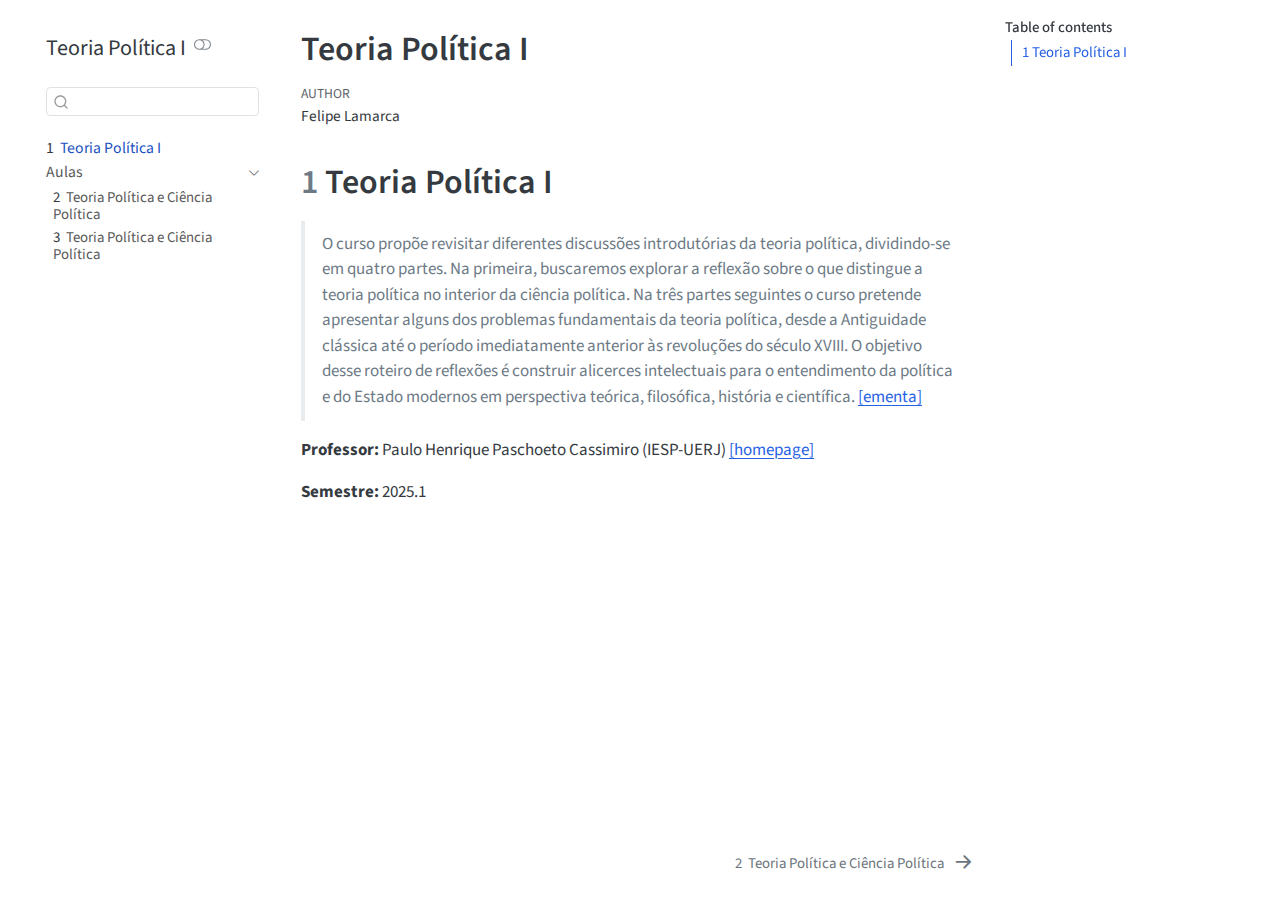
<file: docs/index.html>
<!DOCTYPE html>
<html xmlns="http://www.w3.org/1999/xhtml" lang="en" xml:lang="en"><head>

<meta charset="utf-8">
<meta name="generator" content="quarto-1.5.57">

<meta name="viewport" content="width=device-width, initial-scale=1.0, user-scalable=yes">

<meta name="author" content="Felipe Lamarca">

<title>Teoria Política I</title>
<style>
code{white-space: pre-wrap;}
span.smallcaps{font-variant: small-caps;}
div.columns{display: flex; gap: min(4vw, 1.5em);}
div.column{flex: auto; overflow-x: auto;}
div.hanging-indent{margin-left: 1.5em; text-indent: -1.5em;}
ul.task-list{list-style: none;}
ul.task-list li input[type="checkbox"] {
  width: 0.8em;
  margin: 0 0.8em 0.2em -1em; /* quarto-specific, see https://github.com/quarto-dev/quarto-cli/issues/4556 */ 
  vertical-align: middle;
}
</style>


<script src="site_libs/quarto-nav/quarto-nav.js"></script>
<script src="site_libs/quarto-nav/headroom.min.js"></script>
<script src="site_libs/clipboard/clipboard.min.js"></script>
<script src="site_libs/quarto-search/autocomplete.umd.js"></script>
<script src="site_libs/quarto-search/fuse.min.js"></script>
<script src="site_libs/quarto-search/quarto-search.js"></script>
<meta name="quarto:offset" content="./">
<link href="./aulas/aula-1.html" rel="next">
<script src="site_libs/quarto-html/quarto.js"></script>
<script src="site_libs/quarto-html/popper.min.js"></script>
<script src="site_libs/quarto-html/tippy.umd.min.js"></script>
<script src="site_libs/quarto-html/anchor.min.js"></script>
<link href="site_libs/quarto-html/tippy.css" rel="stylesheet">
<link href="site_libs/quarto-html/quarto-syntax-highlighting.css" rel="stylesheet" class="quarto-color-scheme" id="quarto-text-highlighting-styles">
<link href="site_libs/quarto-html/quarto-syntax-highlighting-dark.css" rel="prefetch" class="quarto-color-scheme quarto-color-alternate" id="quarto-text-highlighting-styles">
<script src="site_libs/bootstrap/bootstrap.min.js"></script>
<link href="site_libs/bootstrap/bootstrap-icons.css" rel="stylesheet">
<link href="site_libs/bootstrap/bootstrap.min.css" rel="stylesheet" class="quarto-color-scheme" id="quarto-bootstrap" data-mode="light">
<link href="site_libs/bootstrap/bootstrap-dark.min.css" rel="prefetch" class="quarto-color-scheme quarto-color-alternate" id="quarto-bootstrap" data-mode="light">
<script id="quarto-search-options" type="application/json">{
  "location": "sidebar",
  "copy-button": false,
  "collapse-after": 3,
  "panel-placement": "start",
  "type": "textbox",
  "limit": 50,
  "keyboard-shortcut": [
    "f",
    "/",
    "s"
  ],
  "show-item-context": false,
  "language": {
    "search-no-results-text": "No results",
    "search-matching-documents-text": "matching documents",
    "search-copy-link-title": "Copy link to search",
    "search-hide-matches-text": "Hide additional matches",
    "search-more-match-text": "more match in this document",
    "search-more-matches-text": "more matches in this document",
    "search-clear-button-title": "Clear",
    "search-text-placeholder": "",
    "search-detached-cancel-button-title": "Cancel",
    "search-submit-button-title": "Submit",
    "search-label": "Search"
  }
}</script>


<link rel="stylesheet" href="styles.css">
</head>

<body class="nav-sidebar floating">

<div id="quarto-search-results"></div>
  <header id="quarto-header" class="headroom fixed-top">
  <nav class="quarto-secondary-nav">
    <div class="container-fluid d-flex">
      <button type="button" class="quarto-btn-toggle btn" data-bs-toggle="collapse" role="button" data-bs-target=".quarto-sidebar-collapse-item" aria-controls="quarto-sidebar" aria-expanded="false" aria-label="Toggle sidebar navigation" onclick="if (window.quartoToggleHeadroom) { window.quartoToggleHeadroom(); }">
        <i class="bi bi-layout-text-sidebar-reverse"></i>
      </button>
        <nav class="quarto-page-breadcrumbs" aria-label="breadcrumb"><ol class="breadcrumb"><li class="breadcrumb-item"><a href="./index.html"><span class="chapter-number">1</span>&nbsp; <span class="chapter-title">Teoria Política I</span></a></li></ol></nav>
        <a class="flex-grow-1" role="navigation" data-bs-toggle="collapse" data-bs-target=".quarto-sidebar-collapse-item" aria-controls="quarto-sidebar" aria-expanded="false" aria-label="Toggle sidebar navigation" onclick="if (window.quartoToggleHeadroom) { window.quartoToggleHeadroom(); }">      
        </a>
      <button type="button" class="btn quarto-search-button" aria-label="Search" onclick="window.quartoOpenSearch();">
        <i class="bi bi-search"></i>
      </button>
    </div>
  </nav>
</header>
<!-- content -->
<div id="quarto-content" class="quarto-container page-columns page-rows-contents page-layout-article">
<!-- sidebar -->
  <nav id="quarto-sidebar" class="sidebar collapse collapse-horizontal quarto-sidebar-collapse-item sidebar-navigation floating overflow-auto">
    <div class="pt-lg-2 mt-2 text-left sidebar-header">
    <div class="sidebar-title mb-0 py-0">
      <a href="./">Teoria Política I</a> 
        <div class="sidebar-tools-main">
  <a href="" class="quarto-color-scheme-toggle quarto-navigation-tool  px-1" onclick="window.quartoToggleColorScheme(); return false;" title="Toggle dark mode"><i class="bi"></i></a>
</div>
    </div>
      </div>
        <div class="mt-2 flex-shrink-0 align-items-center">
        <div class="sidebar-search">
        <div id="quarto-search" class="" title="Search"></div>
        </div>
        </div>
    <div class="sidebar-menu-container"> 
    <ul class="list-unstyled mt-1">
        <li class="sidebar-item">
  <div class="sidebar-item-container"> 
  <a href="./index.html" class="sidebar-item-text sidebar-link active">
 <span class="menu-text"><span class="chapter-number">1</span>&nbsp; <span class="chapter-title">Teoria Política I</span></span></a>
  </div>
</li>
        <li class="sidebar-item sidebar-item-section">
      <div class="sidebar-item-container"> 
            <a class="sidebar-item-text sidebar-link text-start" data-bs-toggle="collapse" data-bs-target="#quarto-sidebar-section-1" role="navigation" aria-expanded="true">
 <span class="menu-text">Aulas</span></a>
          <a class="sidebar-item-toggle text-start" data-bs-toggle="collapse" data-bs-target="#quarto-sidebar-section-1" role="navigation" aria-expanded="true" aria-label="Toggle section">
            <i class="bi bi-chevron-right ms-2"></i>
          </a> 
      </div>
      <ul id="quarto-sidebar-section-1" class="collapse list-unstyled sidebar-section depth1 show">  
          <li class="sidebar-item">
  <div class="sidebar-item-container"> 
  <a href="./aulas/aula-1.html" class="sidebar-item-text sidebar-link">
 <span class="menu-text"><span class="chapter-number">2</span>&nbsp; <span class="chapter-title">Teoria Política e Ciência Política</span></span></a>
  </div>
</li>
          <li class="sidebar-item">
  <div class="sidebar-item-container"> 
  <a href="./aulas/aula-2.html" class="sidebar-item-text sidebar-link">
 <span class="menu-text"><span class="chapter-number">3</span>&nbsp; <span class="chapter-title">Teoria Política e Ciência Política</span></span></a>
  </div>
</li>
      </ul>
  </li>
    </ul>
    </div>
</nav>
<div id="quarto-sidebar-glass" class="quarto-sidebar-collapse-item" data-bs-toggle="collapse" data-bs-target=".quarto-sidebar-collapse-item"></div>
<!-- margin-sidebar -->
    <div id="quarto-margin-sidebar" class="sidebar margin-sidebar">
        <nav id="TOC" role="doc-toc" class="toc-active">
    <h2 id="toc-title">Table of contents</h2>
   
  <ul>
  <li><a href="#teoria-política-i" id="toc-teoria-política-i" class="nav-link active" data-scroll-target="#teoria-política-i"><span class="header-section-number">1</span> Teoria Política I</a></li>
  </ul>
</nav>
    </div>
<!-- main -->
<main class="content" id="quarto-document-content">

<header id="title-block-header" class="quarto-title-block default">
<div class="quarto-title">
<h1 class="title">Teoria Política I</h1>
</div>



<div class="quarto-title-meta">

    <div>
    <div class="quarto-title-meta-heading">Author</div>
    <div class="quarto-title-meta-contents">
             <p>Felipe Lamarca </p>
          </div>
  </div>
    
  
    
  </div>
  


</header>


<section id="teoria-política-i" class="level1" data-number="1">
<h1 data-number="1"><span class="header-section-number">1</span> Teoria Política I</h1>
<blockquote class="blockquote">
<p>O curso propõe revisitar diferentes discussões introdutórias da teoria política, dividindo-se em quatro partes. Na primeira, buscaremos explorar a reflexão sobre o que distingue a teoria política no interior da ciência política. Na três partes seguintes o curso pretende apresentar alguns dos problemas fundamentais da teoria política, desde a Antiguidade clássica até o período imediatamente anterior às revoluções do século XVIII. O objetivo desse roteiro de reflexões é construir alicerces intelectuais para o entendimento da política e do Estado modernos em perspectiva teórica, filosófica, história e científica. <a href="ementa.pdf">[ementa]</a></p>
</blockquote>
<p><strong>Professor:</strong> Paulo Henrique Paschoeto Cassimiro (IESP-UERJ) <a href="https://iesp.uerj.br/pesquisador/paulo-henrique-paschoeto-cassimiro-2/">[homepage]</a></p>
<p><strong>Semestre:</strong> 2025.1</p>


</section>

</main> <!-- /main -->
<script id="quarto-html-after-body" type="application/javascript">
window.document.addEventListener("DOMContentLoaded", function (event) {
  const toggleBodyColorMode = (bsSheetEl) => {
    const mode = bsSheetEl.getAttribute("data-mode");
    const bodyEl = window.document.querySelector("body");
    if (mode === "dark") {
      bodyEl.classList.add("quarto-dark");
      bodyEl.classList.remove("quarto-light");
    } else {
      bodyEl.classList.add("quarto-light");
      bodyEl.classList.remove("quarto-dark");
    }
  }
  const toggleBodyColorPrimary = () => {
    const bsSheetEl = window.document.querySelector("link#quarto-bootstrap");
    if (bsSheetEl) {
      toggleBodyColorMode(bsSheetEl);
    }
  }
  toggleBodyColorPrimary();  
  const disableStylesheet = (stylesheets) => {
    for (let i=0; i < stylesheets.length; i++) {
      const stylesheet = stylesheets[i];
      stylesheet.rel = 'prefetch';
    }
  }
  const enableStylesheet = (stylesheets) => {
    for (let i=0; i < stylesheets.length; i++) {
      const stylesheet = stylesheets[i];
      stylesheet.rel = 'stylesheet';
    }
  }
  const manageTransitions = (selector, allowTransitions) => {
    const els = window.document.querySelectorAll(selector);
    for (let i=0; i < els.length; i++) {
      const el = els[i];
      if (allowTransitions) {
        el.classList.remove('notransition');
      } else {
        el.classList.add('notransition');
      }
    }
  }
  const toggleGiscusIfUsed = (isAlternate, darkModeDefault) => {
    const baseTheme = document.querySelector('#giscus-base-theme')?.value ?? 'light';
    const alternateTheme = document.querySelector('#giscus-alt-theme')?.value ?? 'dark';
    let newTheme = '';
    if(darkModeDefault) {
      newTheme = isAlternate ? baseTheme : alternateTheme;
    } else {
      newTheme = isAlternate ? alternateTheme : baseTheme;
    }
    const changeGiscusTheme = () => {
      // From: https://github.com/giscus/giscus/issues/336
      const sendMessage = (message) => {
        const iframe = document.querySelector('iframe.giscus-frame');
        if (!iframe) return;
        iframe.contentWindow.postMessage({ giscus: message }, 'https://giscus.app');
      }
      sendMessage({
        setConfig: {
          theme: newTheme
        }
      });
    }
    const isGiscussLoaded = window.document.querySelector('iframe.giscus-frame') !== null;
    if (isGiscussLoaded) {
      changeGiscusTheme();
    }
  }
  const toggleColorMode = (alternate) => {
    // Switch the stylesheets
    const alternateStylesheets = window.document.querySelectorAll('link.quarto-color-scheme.quarto-color-alternate');
    manageTransitions('#quarto-margin-sidebar .nav-link', false);
    if (alternate) {
      enableStylesheet(alternateStylesheets);
      for (const sheetNode of alternateStylesheets) {
        if (sheetNode.id === "quarto-bootstrap") {
          toggleBodyColorMode(sheetNode);
        }
      }
    } else {
      disableStylesheet(alternateStylesheets);
      toggleBodyColorPrimary();
    }
    manageTransitions('#quarto-margin-sidebar .nav-link', true);
    // Switch the toggles
    const toggles = window.document.querySelectorAll('.quarto-color-scheme-toggle');
    for (let i=0; i < toggles.length; i++) {
      const toggle = toggles[i];
      if (toggle) {
        if (alternate) {
          toggle.classList.add("alternate");     
        } else {
          toggle.classList.remove("alternate");
        }
      }
    }
    // Hack to workaround the fact that safari doesn't
    // properly recolor the scrollbar when toggling (#1455)
    if (navigator.userAgent.indexOf('Safari') > 0 && navigator.userAgent.indexOf('Chrome') == -1) {
      manageTransitions("body", false);
      window.scrollTo(0, 1);
      setTimeout(() => {
        window.scrollTo(0, 0);
        manageTransitions("body", true);
      }, 40);  
    }
  }
  const isFileUrl = () => { 
    return window.location.protocol === 'file:';
  }
  const hasAlternateSentinel = () => {  
    let styleSentinel = getColorSchemeSentinel();
    if (styleSentinel !== null) {
      return styleSentinel === "alternate";
    } else {
      return false;
    }
  }
  const setStyleSentinel = (alternate) => {
    const value = alternate ? "alternate" : "default";
    if (!isFileUrl()) {
      window.localStorage.setItem("quarto-color-scheme", value);
    } else {
      localAlternateSentinel = value;
    }
  }
  const getColorSchemeSentinel = () => {
    if (!isFileUrl()) {
      const storageValue = window.localStorage.getItem("quarto-color-scheme");
      return storageValue != null ? storageValue : localAlternateSentinel;
    } else {
      return localAlternateSentinel;
    }
  }
  const darkModeDefault = false;
  let localAlternateSentinel = darkModeDefault ? 'alternate' : 'default';
  // Dark / light mode switch
  window.quartoToggleColorScheme = () => {
    // Read the current dark / light value 
    let toAlternate = !hasAlternateSentinel();
    toggleColorMode(toAlternate);
    setStyleSentinel(toAlternate);
    toggleGiscusIfUsed(toAlternate, darkModeDefault);
  };
  // Ensure there is a toggle, if there isn't float one in the top right
  if (window.document.querySelector('.quarto-color-scheme-toggle') === null) {
    const a = window.document.createElement('a');
    a.classList.add('top-right');
    a.classList.add('quarto-color-scheme-toggle');
    a.href = "";
    a.onclick = function() { try { window.quartoToggleColorScheme(); } catch {} return false; };
    const i = window.document.createElement("i");
    i.classList.add('bi');
    a.appendChild(i);
    window.document.body.appendChild(a);
  }
  // Switch to dark mode if need be
  if (hasAlternateSentinel()) {
    toggleColorMode(true);
  } else {
    toggleColorMode(false);
  }
  const icon = "";
  const anchorJS = new window.AnchorJS();
  anchorJS.options = {
    placement: 'right',
    icon: icon
  };
  anchorJS.add('.anchored');
  const isCodeAnnotation = (el) => {
    for (const clz of el.classList) {
      if (clz.startsWith('code-annotation-')) {                     
        return true;
      }
    }
    return false;
  }
  const onCopySuccess = function(e) {
    // button target
    const button = e.trigger;
    // don't keep focus
    button.blur();
    // flash "checked"
    button.classList.add('code-copy-button-checked');
    var currentTitle = button.getAttribute("title");
    button.setAttribute("title", "Copied!");
    let tooltip;
    if (window.bootstrap) {
      button.setAttribute("data-bs-toggle", "tooltip");
      button.setAttribute("data-bs-placement", "left");
      button.setAttribute("data-bs-title", "Copied!");
      tooltip = new bootstrap.Tooltip(button, 
        { trigger: "manual", 
          customClass: "code-copy-button-tooltip",
          offset: [0, -8]});
      tooltip.show();    
    }
    setTimeout(function() {
      if (tooltip) {
        tooltip.hide();
        button.removeAttribute("data-bs-title");
        button.removeAttribute("data-bs-toggle");
        button.removeAttribute("data-bs-placement");
      }
      button.setAttribute("title", currentTitle);
      button.classList.remove('code-copy-button-checked');
    }, 1000);
    // clear code selection
    e.clearSelection();
  }
  const getTextToCopy = function(trigger) {
      const codeEl = trigger.previousElementSibling.cloneNode(true);
      for (const childEl of codeEl.children) {
        if (isCodeAnnotation(childEl)) {
          childEl.remove();
        }
      }
      return codeEl.innerText;
  }
  const clipboard = new window.ClipboardJS('.code-copy-button:not([data-in-quarto-modal])', {
    text: getTextToCopy
  });
  clipboard.on('success', onCopySuccess);
  if (window.document.getElementById('quarto-embedded-source-code-modal')) {
    // For code content inside modals, clipBoardJS needs to be initialized with a container option
    // TODO: Check when it could be a function (https://github.com/zenorocha/clipboard.js/issues/860)
    const clipboardModal = new window.ClipboardJS('.code-copy-button[data-in-quarto-modal]', {
      text: getTextToCopy,
      container: window.document.getElementById('quarto-embedded-source-code-modal')
    });
    clipboardModal.on('success', onCopySuccess);
  }
    var localhostRegex = new RegExp(/^(?:http|https):\/\/localhost\:?[0-9]*\//);
    var mailtoRegex = new RegExp(/^mailto:/);
      var filterRegex = new RegExp('/' + window.location.host + '/');
    var isInternal = (href) => {
        return filterRegex.test(href) || localhostRegex.test(href) || mailtoRegex.test(href);
    }
    // Inspect non-navigation links and adorn them if external
 	var links = window.document.querySelectorAll('a[href]:not(.nav-link):not(.navbar-brand):not(.toc-action):not(.sidebar-link):not(.sidebar-item-toggle):not(.pagination-link):not(.no-external):not([aria-hidden]):not(.dropdown-item):not(.quarto-navigation-tool):not(.about-link)');
    for (var i=0; i<links.length; i++) {
      const link = links[i];
      if (!isInternal(link.href)) {
        // undo the damage that might have been done by quarto-nav.js in the case of
        // links that we want to consider external
        if (link.dataset.originalHref !== undefined) {
          link.href = link.dataset.originalHref;
        }
      }
    }
  function tippyHover(el, contentFn, onTriggerFn, onUntriggerFn) {
    const config = {
      allowHTML: true,
      maxWidth: 500,
      delay: 100,
      arrow: false,
      appendTo: function(el) {
          return el.parentElement;
      },
      interactive: true,
      interactiveBorder: 10,
      theme: 'quarto',
      placement: 'bottom-start',
    };
    if (contentFn) {
      config.content = contentFn;
    }
    if (onTriggerFn) {
      config.onTrigger = onTriggerFn;
    }
    if (onUntriggerFn) {
      config.onUntrigger = onUntriggerFn;
    }
    window.tippy(el, config); 
  }
  const noterefs = window.document.querySelectorAll('a[role="doc-noteref"]');
  for (var i=0; i<noterefs.length; i++) {
    const ref = noterefs[i];
    tippyHover(ref, function() {
      // use id or data attribute instead here
      let href = ref.getAttribute('data-footnote-href') || ref.getAttribute('href');
      try { href = new URL(href).hash; } catch {}
      const id = href.replace(/^#\/?/, "");
      const note = window.document.getElementById(id);
      if (note) {
        return note.innerHTML;
      } else {
        return "";
      }
    });
  }
  const xrefs = window.document.querySelectorAll('a.quarto-xref');
  const processXRef = (id, note) => {
    // Strip column container classes
    const stripColumnClz = (el) => {
      el.classList.remove("page-full", "page-columns");
      if (el.children) {
        for (const child of el.children) {
          stripColumnClz(child);
        }
      }
    }
    stripColumnClz(note)
    if (id === null || id.startsWith('sec-')) {
      // Special case sections, only their first couple elements
      const container = document.createElement("div");
      if (note.children && note.children.length > 2) {
        container.appendChild(note.children[0].cloneNode(true));
        for (let i = 1; i < note.children.length; i++) {
          const child = note.children[i];
          if (child.tagName === "P" && child.innerText === "") {
            continue;
          } else {
            container.appendChild(child.cloneNode(true));
            break;
          }
        }
        if (window.Quarto?.typesetMath) {
          window.Quarto.typesetMath(container);
        }
        return container.innerHTML
      } else {
        if (window.Quarto?.typesetMath) {
          window.Quarto.typesetMath(note);
        }
        return note.innerHTML;
      }
    } else {
      // Remove any anchor links if they are present
      const anchorLink = note.querySelector('a.anchorjs-link');
      if (anchorLink) {
        anchorLink.remove();
      }
      if (window.Quarto?.typesetMath) {
        window.Quarto.typesetMath(note);
      }
      // TODO in 1.5, we should make sure this works without a callout special case
      if (note.classList.contains("callout")) {
        return note.outerHTML;
      } else {
        return note.innerHTML;
      }
    }
  }
  for (var i=0; i<xrefs.length; i++) {
    const xref = xrefs[i];
    tippyHover(xref, undefined, function(instance) {
      instance.disable();
      let url = xref.getAttribute('href');
      let hash = undefined; 
      if (url.startsWith('#')) {
        hash = url;
      } else {
        try { hash = new URL(url).hash; } catch {}
      }
      if (hash) {
        const id = hash.replace(/^#\/?/, "");
        const note = window.document.getElementById(id);
        if (note !== null) {
          try {
            const html = processXRef(id, note.cloneNode(true));
            instance.setContent(html);
          } finally {
            instance.enable();
            instance.show();
          }
        } else {
          // See if we can fetch this
          fetch(url.split('#')[0])
          .then(res => res.text())
          .then(html => {
            const parser = new DOMParser();
            const htmlDoc = parser.parseFromString(html, "text/html");
            const note = htmlDoc.getElementById(id);
            if (note !== null) {
              const html = processXRef(id, note);
              instance.setContent(html);
            } 
          }).finally(() => {
            instance.enable();
            instance.show();
          });
        }
      } else {
        // See if we can fetch a full url (with no hash to target)
        // This is a special case and we should probably do some content thinning / targeting
        fetch(url)
        .then(res => res.text())
        .then(html => {
          const parser = new DOMParser();
          const htmlDoc = parser.parseFromString(html, "text/html");
          const note = htmlDoc.querySelector('main.content');
          if (note !== null) {
            // This should only happen for chapter cross references
            // (since there is no id in the URL)
            // remove the first header
            if (note.children.length > 0 && note.children[0].tagName === "HEADER") {
              note.children[0].remove();
            }
            const html = processXRef(null, note);
            instance.setContent(html);
          } 
        }).finally(() => {
          instance.enable();
          instance.show();
        });
      }
    }, function(instance) {
    });
  }
      let selectedAnnoteEl;
      const selectorForAnnotation = ( cell, annotation) => {
        let cellAttr = 'data-code-cell="' + cell + '"';
        let lineAttr = 'data-code-annotation="' +  annotation + '"';
        const selector = 'span[' + cellAttr + '][' + lineAttr + ']';
        return selector;
      }
      const selectCodeLines = (annoteEl) => {
        const doc = window.document;
        const targetCell = annoteEl.getAttribute("data-target-cell");
        const targetAnnotation = annoteEl.getAttribute("data-target-annotation");
        const annoteSpan = window.document.querySelector(selectorForAnnotation(targetCell, targetAnnotation));
        const lines = annoteSpan.getAttribute("data-code-lines").split(",");
        const lineIds = lines.map((line) => {
          return targetCell + "-" + line;
        })
        let top = null;
        let height = null;
        let parent = null;
        if (lineIds.length > 0) {
            //compute the position of the single el (top and bottom and make a div)
            const el = window.document.getElementById(lineIds[0]);
            top = el.offsetTop;
            height = el.offsetHeight;
            parent = el.parentElement.parentElement;
          if (lineIds.length > 1) {
            const lastEl = window.document.getElementById(lineIds[lineIds.length - 1]);
            const bottom = lastEl.offsetTop + lastEl.offsetHeight;
            height = bottom - top;
          }
          if (top !== null && height !== null && parent !== null) {
            // cook up a div (if necessary) and position it 
            let div = window.document.getElementById("code-annotation-line-highlight");
            if (div === null) {
              div = window.document.createElement("div");
              div.setAttribute("id", "code-annotation-line-highlight");
              div.style.position = 'absolute';
              parent.appendChild(div);
            }
            div.style.top = top - 2 + "px";
            div.style.height = height + 4 + "px";
            div.style.left = 0;
            let gutterDiv = window.document.getElementById("code-annotation-line-highlight-gutter");
            if (gutterDiv === null) {
              gutterDiv = window.document.createElement("div");
              gutterDiv.setAttribute("id", "code-annotation-line-highlight-gutter");
              gutterDiv.style.position = 'absolute';
              const codeCell = window.document.getElementById(targetCell);
              const gutter = codeCell.querySelector('.code-annotation-gutter');
              gutter.appendChild(gutterDiv);
            }
            gutterDiv.style.top = top - 2 + "px";
            gutterDiv.style.height = height + 4 + "px";
          }
          selectedAnnoteEl = annoteEl;
        }
      };
      const unselectCodeLines = () => {
        const elementsIds = ["code-annotation-line-highlight", "code-annotation-line-highlight-gutter"];
        elementsIds.forEach((elId) => {
          const div = window.document.getElementById(elId);
          if (div) {
            div.remove();
          }
        });
        selectedAnnoteEl = undefined;
      };
        // Handle positioning of the toggle
    window.addEventListener(
      "resize",
      throttle(() => {
        elRect = undefined;
        if (selectedAnnoteEl) {
          selectCodeLines(selectedAnnoteEl);
        }
      }, 10)
    );
    function throttle(fn, ms) {
    let throttle = false;
    let timer;
      return (...args) => {
        if(!throttle) { // first call gets through
            fn.apply(this, args);
            throttle = true;
        } else { // all the others get throttled
            if(timer) clearTimeout(timer); // cancel #2
            timer = setTimeout(() => {
              fn.apply(this, args);
              timer = throttle = false;
            }, ms);
        }
      };
    }
      // Attach click handler to the DT
      const annoteDls = window.document.querySelectorAll('dt[data-target-cell]');
      for (const annoteDlNode of annoteDls) {
        annoteDlNode.addEventListener('click', (event) => {
          const clickedEl = event.target;
          if (clickedEl !== selectedAnnoteEl) {
            unselectCodeLines();
            const activeEl = window.document.querySelector('dt[data-target-cell].code-annotation-active');
            if (activeEl) {
              activeEl.classList.remove('code-annotation-active');
            }
            selectCodeLines(clickedEl);
            clickedEl.classList.add('code-annotation-active');
          } else {
            // Unselect the line
            unselectCodeLines();
            clickedEl.classList.remove('code-annotation-active');
          }
        });
      }
  const findCites = (el) => {
    const parentEl = el.parentElement;
    if (parentEl) {
      const cites = parentEl.dataset.cites;
      if (cites) {
        return {
          el,
          cites: cites.split(' ')
        };
      } else {
        return findCites(el.parentElement)
      }
    } else {
      return undefined;
    }
  };
  var bibliorefs = window.document.querySelectorAll('a[role="doc-biblioref"]');
  for (var i=0; i<bibliorefs.length; i++) {
    const ref = bibliorefs[i];
    const citeInfo = findCites(ref);
    if (citeInfo) {
      tippyHover(citeInfo.el, function() {
        var popup = window.document.createElement('div');
        citeInfo.cites.forEach(function(cite) {
          var citeDiv = window.document.createElement('div');
          citeDiv.classList.add('hanging-indent');
          citeDiv.classList.add('csl-entry');
          var biblioDiv = window.document.getElementById('ref-' + cite);
          if (biblioDiv) {
            citeDiv.innerHTML = biblioDiv.innerHTML;
          }
          popup.appendChild(citeDiv);
        });
        return popup.innerHTML;
      });
    }
  }
});
</script>
<nav class="page-navigation">
  <div class="nav-page nav-page-previous">
  </div>
  <div class="nav-page nav-page-next">
      <a href="./aulas/aula-1.html" class="pagination-link" aria-label="Teoria Política e Ciência Política">
        <span class="nav-page-text"><span class="chapter-number">2</span>&nbsp; <span class="chapter-title">Teoria Política e Ciência Política</span></span> <i class="bi bi-arrow-right-short"></i>
      </a>
  </div>
</nav>
</div> <!-- /content -->




</body></html>
</file>
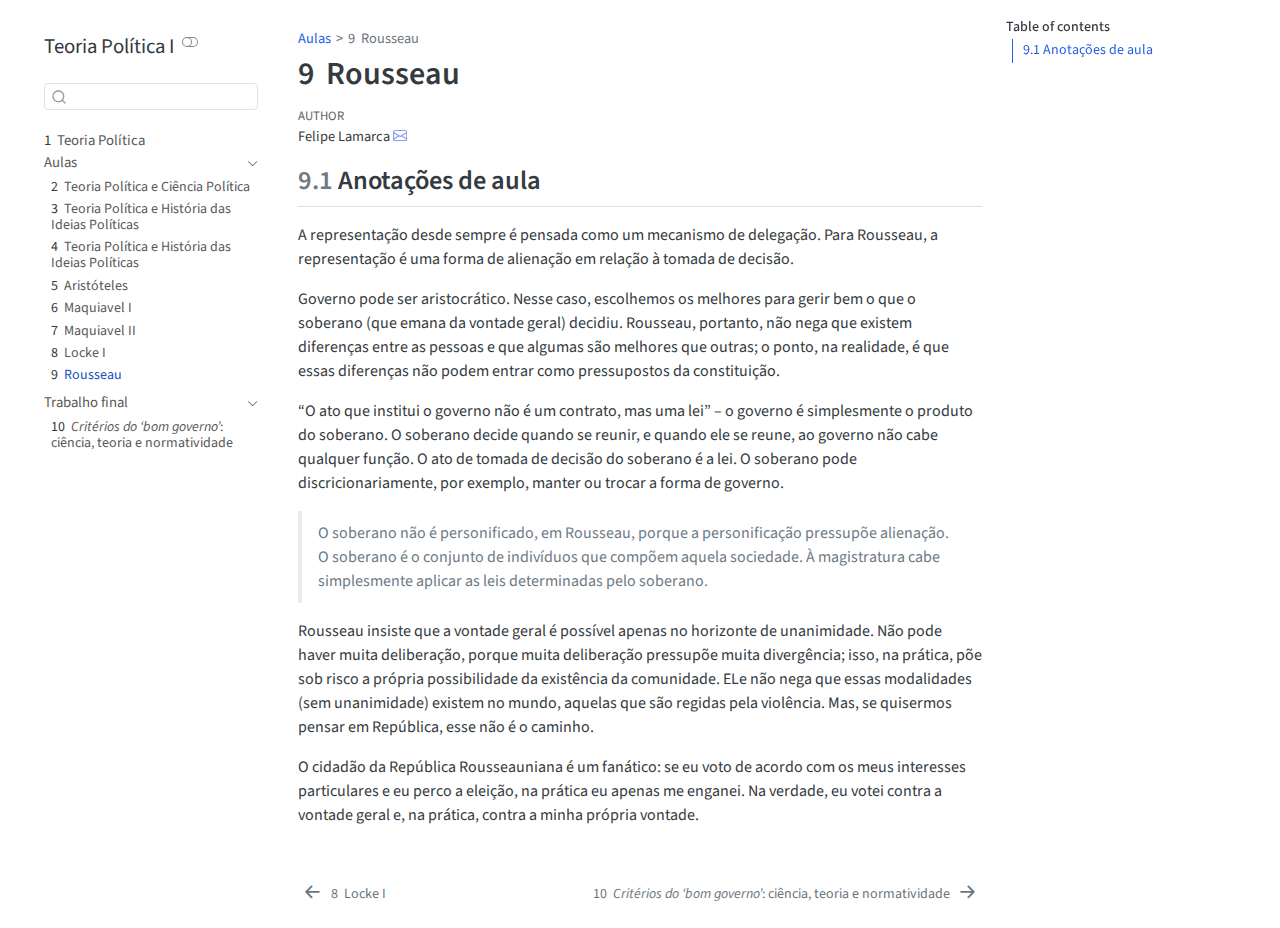
<file: docs/aulas/aula-11.html>
<!DOCTYPE html>
<html xmlns="http://www.w3.org/1999/xhtml" lang="en" xml:lang="en"><head>

<meta charset="utf-8">
<meta name="generator" content="quarto-1.7.23">

<meta name="viewport" content="width=device-width, initial-scale=1.0, user-scalable=yes">

<meta name="author" content="Felipe Lamarca">

<title>9&nbsp; Rousseau – Teoria Política I</title>
<style>
code{white-space: pre-wrap;}
span.smallcaps{font-variant: small-caps;}
div.columns{display: flex; gap: min(4vw, 1.5em);}
div.column{flex: auto; overflow-x: auto;}
div.hanging-indent{margin-left: 1.5em; text-indent: -1.5em;}
ul.task-list{list-style: none;}
ul.task-list li input[type="checkbox"] {
  width: 0.8em;
  margin: 0 0.8em 0.2em -1em; /* quarto-specific, see https://github.com/quarto-dev/quarto-cli/issues/4556 */ 
  vertical-align: middle;
}
</style>


<script src="../site_libs/quarto-nav/quarto-nav.js"></script>
<script src="../site_libs/quarto-nav/headroom.min.js"></script>
<script src="../site_libs/clipboard/clipboard.min.js"></script>
<script src="../site_libs/quarto-search/autocomplete.umd.js"></script>
<script src="../site_libs/quarto-search/fuse.min.js"></script>
<script src="../site_libs/quarto-search/quarto-search.js"></script>
<meta name="quarto:offset" content="../">
<link href="../trabalho-final/trabalho-final-to-website.html" rel="next">
<link href="../aulas/aula-9.html" rel="prev">
<script src="../site_libs/quarto-html/quarto.js" type="module"></script>
<script src="../site_libs/quarto-html/tabsets/tabsets.js" type="module"></script>
<script src="../site_libs/quarto-html/popper.min.js"></script>
<script src="../site_libs/quarto-html/tippy.umd.min.js"></script>
<script src="../site_libs/quarto-html/anchor.min.js"></script>
<link href="../site_libs/quarto-html/tippy.css" rel="stylesheet">
<link href="../site_libs/quarto-html/quarto-syntax-highlighting-dark-7271f29f9498218151f3120baddb7363.css" rel="stylesheet" class="quarto-color-scheme quarto-color-alternate" id="quarto-text-highlighting-styles">
<link href="../site_libs/quarto-html/quarto-syntax-highlighting-226bd0f977fa82dfae4534cac220d79a.css" rel="stylesheet" class="quarto-color-scheme" id="quarto-text-highlighting-styles">
<script src="../site_libs/bootstrap/bootstrap.min.js"></script>
<link href="../site_libs/bootstrap/bootstrap-icons.css" rel="stylesheet">
<link href="../site_libs/bootstrap/bootstrap-684fd4d5cca103f0a36d8d6452d65d79.min.css" rel="stylesheet" append-hash="true" class="quarto-color-scheme" id="quarto-bootstrap" data-mode="light">
<link href="../site_libs/bootstrap/bootstrap-dark-e48631cd0f686fc60c0a94b589431da6.min.css" rel="stylesheet" append-hash="true" class="quarto-color-scheme quarto-color-alternate" id="quarto-bootstrap" data-mode="dark">
<link href="../site_libs/bootstrap/bootstrap-684fd4d5cca103f0a36d8d6452d65d79.min.css" rel="stylesheet" append-hash="true" class="quarto-color-scheme-extra" id="quarto-bootstrap" data-mode="light">
<script id="quarto-search-options" type="application/json">{
  "location": "sidebar",
  "copy-button": false,
  "collapse-after": 3,
  "panel-placement": "start",
  "type": "textbox",
  "limit": 50,
  "keyboard-shortcut": [
    "f",
    "/",
    "s"
  ],
  "show-item-context": false,
  "language": {
    "search-no-results-text": "No results",
    "search-matching-documents-text": "matching documents",
    "search-copy-link-title": "Copy link to search",
    "search-hide-matches-text": "Hide additional matches",
    "search-more-match-text": "more match in this document",
    "search-more-matches-text": "more matches in this document",
    "search-clear-button-title": "Clear",
    "search-text-placeholder": "",
    "search-detached-cancel-button-title": "Cancel",
    "search-submit-button-title": "Submit",
    "search-label": "Search"
  }
}</script>


<link rel="stylesheet" href="../styles.css">
</head>

<body class="nav-sidebar floating quarto-light"><script id="quarto-html-before-body" type="application/javascript">
    const toggleBodyColorMode = (bsSheetEl) => {
      const mode = bsSheetEl.getAttribute("data-mode");
      const bodyEl = window.document.querySelector("body");
      if (mode === "dark") {
        bodyEl.classList.add("quarto-dark");
        bodyEl.classList.remove("quarto-light");
      } else {
        bodyEl.classList.add("quarto-light");
        bodyEl.classList.remove("quarto-dark");
      }
    }
    const toggleBodyColorPrimary = () => {
      const bsSheetEl = window.document.querySelector("link#quarto-bootstrap:not([rel=disabled-stylesheet])");
      if (bsSheetEl) {
        toggleBodyColorMode(bsSheetEl);
      }
    }
    window.setColorSchemeToggle = (alternate) => {
      const toggles = window.document.querySelectorAll('.quarto-color-scheme-toggle');
      for (let i=0; i < toggles.length; i++) {
        const toggle = toggles[i];
        if (toggle) {
          if (alternate) {
            toggle.classList.add("alternate");
          } else {
            toggle.classList.remove("alternate");
          }
        }
      }
    };
    const toggleColorMode = (alternate) => {
      // Switch the stylesheets
      const primaryStylesheets = window.document.querySelectorAll('link.quarto-color-scheme:not(.quarto-color-alternate)');
      const alternateStylesheets = window.document.querySelectorAll('link.quarto-color-scheme.quarto-color-alternate');
      manageTransitions('#quarto-margin-sidebar .nav-link', false);
      if (alternate) {
        // note: dark is layered on light, we don't disable primary!
        enableStylesheet(alternateStylesheets);
        for (const sheetNode of alternateStylesheets) {
          if (sheetNode.id === "quarto-bootstrap") {
            toggleBodyColorMode(sheetNode);
          }
        }
      } else {
        disableStylesheet(alternateStylesheets);
        enableStylesheet(primaryStylesheets)
        toggleBodyColorPrimary();
      }
      manageTransitions('#quarto-margin-sidebar .nav-link', true);
      // Switch the toggles
      window.setColorSchemeToggle(alternate)
      // Hack to workaround the fact that safari doesn't
      // properly recolor the scrollbar when toggling (#1455)
      if (navigator.userAgent.indexOf('Safari') > 0 && navigator.userAgent.indexOf('Chrome') == -1) {
        manageTransitions("body", false);
        window.scrollTo(0, 1);
        setTimeout(() => {
          window.scrollTo(0, 0);
          manageTransitions("body", true);
        }, 40);
      }
    }
    const disableStylesheet = (stylesheets) => {
      for (let i=0; i < stylesheets.length; i++) {
        const stylesheet = stylesheets[i];
        stylesheet.rel = 'disabled-stylesheet';
      }
    }
    const enableStylesheet = (stylesheets) => {
      for (let i=0; i < stylesheets.length; i++) {
        const stylesheet = stylesheets[i];
        if(stylesheet.rel !== 'stylesheet') { // for Chrome, which will still FOUC without this check
          stylesheet.rel = 'stylesheet';
        }
      }
    }
    const manageTransitions = (selector, allowTransitions) => {
      const els = window.document.querySelectorAll(selector);
      for (let i=0; i < els.length; i++) {
        const el = els[i];
        if (allowTransitions) {
          el.classList.remove('notransition');
        } else {
          el.classList.add('notransition');
        }
      }
    }
    const isFileUrl = () => {
      return window.location.protocol === 'file:';
    }
    window.hasAlternateSentinel = () => {
      let styleSentinel = getColorSchemeSentinel();
      if (styleSentinel !== null) {
        return styleSentinel === "alternate";
      } else {
        return false;
      }
    }
    const setStyleSentinel = (alternate) => {
      const value = alternate ? "alternate" : "default";
      if (!isFileUrl()) {
        window.localStorage.setItem("quarto-color-scheme", value);
      } else {
        localAlternateSentinel = value;
      }
    }
    const getColorSchemeSentinel = () => {
      if (!isFileUrl()) {
        const storageValue = window.localStorage.getItem("quarto-color-scheme");
        return storageValue != null ? storageValue : localAlternateSentinel;
      } else {
        return localAlternateSentinel;
      }
    }
    const toggleGiscusIfUsed = (isAlternate, darkModeDefault) => {
      const baseTheme = document.querySelector('#giscus-base-theme')?.value ?? 'light';
      const alternateTheme = document.querySelector('#giscus-alt-theme')?.value ?? 'dark';
      let newTheme = '';
      if(darkModeDefault) {
        newTheme = isAlternate ? baseTheme : alternateTheme;
      } else {
        newTheme = isAlternate ? alternateTheme : baseTheme;
      }
      const changeGiscusTheme = () => {
        // From: https://github.com/giscus/giscus/issues/336
        const sendMessage = (message) => {
          const iframe = document.querySelector('iframe.giscus-frame');
          if (!iframe) return;
          iframe.contentWindow.postMessage({ giscus: message }, 'https://giscus.app');
        }
        sendMessage({
          setConfig: {
            theme: newTheme
          }
        });
      }
      const isGiscussLoaded = window.document.querySelector('iframe.giscus-frame') !== null;
      if (isGiscussLoaded) {
        changeGiscusTheme();
      }
    };
    const darkModeDefault = false;
    document.querySelector('link.quarto-color-scheme-extra').rel = 'disabled-stylesheet';
    let localAlternateSentinel = darkModeDefault ? 'alternate' : 'default';
    // Dark / light mode switch
    window.quartoToggleColorScheme = () => {
      // Read the current dark / light value
      let toAlternate = !window.hasAlternateSentinel();
      toggleColorMode(toAlternate);
      setStyleSentinel(toAlternate);
      toggleGiscusIfUsed(toAlternate, darkModeDefault);
    };
    // Switch to dark mode if need be
    if (window.hasAlternateSentinel()) {
      toggleColorMode(true);
    } else {
      toggleColorMode(false);
    }
  </script>

<div id="quarto-search-results"></div>
  <header id="quarto-header" class="headroom fixed-top">
  <nav class="quarto-secondary-nav">
    <div class="container-fluid d-flex">
      <button type="button" class="quarto-btn-toggle btn" data-bs-toggle="collapse" role="button" data-bs-target=".quarto-sidebar-collapse-item" aria-controls="quarto-sidebar" aria-expanded="false" aria-label="Toggle sidebar navigation" onclick="if (window.quartoToggleHeadroom) { window.quartoToggleHeadroom(); }">
        <i class="bi bi-layout-text-sidebar-reverse"></i>
      </button>
        <nav class="quarto-page-breadcrumbs" aria-label="breadcrumb"><ol class="breadcrumb"><li class="breadcrumb-item"><a href="../aulas/aula-1.html">Aulas</a></li><li class="breadcrumb-item"><a href="../aulas/aula-11.html"><span class="chapter-number">9</span>&nbsp; <span class="chapter-title">Rousseau</span></a></li></ol></nav>
        <a class="flex-grow-1" role="navigation" data-bs-toggle="collapse" data-bs-target=".quarto-sidebar-collapse-item" aria-controls="quarto-sidebar" aria-expanded="false" aria-label="Toggle sidebar navigation" onclick="if (window.quartoToggleHeadroom) { window.quartoToggleHeadroom(); }">      
        </a>
      <button type="button" class="btn quarto-search-button" aria-label="Search" onclick="window.quartoOpenSearch();">
        <i class="bi bi-search"></i>
      </button>
    </div>
  </nav>
</header>
<!-- content -->
<div id="quarto-content" class="quarto-container page-columns page-rows-contents page-layout-article">
<!-- sidebar -->
  <nav id="quarto-sidebar" class="sidebar collapse collapse-horizontal quarto-sidebar-collapse-item sidebar-navigation floating overflow-auto">
    <div class="pt-lg-2 mt-2 text-left sidebar-header">
    <div class="sidebar-title mb-0 py-0">
      <a href="../">Teoria Política I</a> 
        <div class="sidebar-tools-main">
  <a href="" class="quarto-color-scheme-toggle quarto-navigation-tool  px-1" onclick="window.quartoToggleColorScheme(); return false;" title="Toggle dark mode"><i class="bi"></i></a>
</div>
    </div>
      </div>
        <div class="mt-2 flex-shrink-0 align-items-center">
        <div class="sidebar-search">
        <div id="quarto-search" class="" title="Search"></div>
        </div>
        </div>
    <div class="sidebar-menu-container"> 
    <ul class="list-unstyled mt-1">
        <li class="sidebar-item">
  <div class="sidebar-item-container"> 
  <a href="../index.html" class="sidebar-item-text sidebar-link">
 <span class="menu-text"><span class="chapter-number">1</span>&nbsp; <span class="chapter-title">Teoria Política</span></span></a>
  </div>
</li>
        <li class="sidebar-item sidebar-item-section">
      <div class="sidebar-item-container"> 
            <a class="sidebar-item-text sidebar-link text-start" data-bs-toggle="collapse" data-bs-target="#quarto-sidebar-section-1" role="navigation" aria-expanded="true">
 <span class="menu-text">Aulas</span></a>
          <a class="sidebar-item-toggle text-start" data-bs-toggle="collapse" data-bs-target="#quarto-sidebar-section-1" role="navigation" aria-expanded="true" aria-label="Toggle section">
            <i class="bi bi-chevron-right ms-2"></i>
          </a> 
      </div>
      <ul id="quarto-sidebar-section-1" class="collapse list-unstyled sidebar-section depth1 show">  
          <li class="sidebar-item">
  <div class="sidebar-item-container"> 
  <a href="../aulas/aula-1.html" class="sidebar-item-text sidebar-link">
 <span class="menu-text"><span class="chapter-number">2</span>&nbsp; <span class="chapter-title">Teoria Política e Ciência Política</span></span></a>
  </div>
</li>
          <li class="sidebar-item">
  <div class="sidebar-item-container"> 
  <a href="../aulas/aula-2.html" class="sidebar-item-text sidebar-link">
 <span class="menu-text"><span class="chapter-number">3</span>&nbsp; <span class="chapter-title">Teoria Política e História das Ideias Políticas</span></span></a>
  </div>
</li>
          <li class="sidebar-item">
  <div class="sidebar-item-container"> 
  <a href="../aulas/aula-3.html" class="sidebar-item-text sidebar-link">
 <span class="menu-text"><span class="chapter-number">4</span>&nbsp; <span class="chapter-title">Teoria Política e História das Ideias Políticas</span></span></a>
  </div>
</li>
          <li class="sidebar-item">
  <div class="sidebar-item-container"> 
  <a href="../aulas/aula-4.html" class="sidebar-item-text sidebar-link">
 <span class="menu-text"><span class="chapter-number">5</span>&nbsp; <span class="chapter-title">Aristóteles</span></span></a>
  </div>
</li>
          <li class="sidebar-item">
  <div class="sidebar-item-container"> 
  <a href="../aulas/aula-5.html" class="sidebar-item-text sidebar-link">
 <span class="menu-text"><span class="chapter-number">6</span>&nbsp; <span class="chapter-title">Maquiavel I</span></span></a>
  </div>
</li>
          <li class="sidebar-item">
  <div class="sidebar-item-container"> 
  <a href="../aulas/aula-6.html" class="sidebar-item-text sidebar-link">
 <span class="menu-text"><span class="chapter-number">7</span>&nbsp; <span class="chapter-title">Maquiavel II</span></span></a>
  </div>
</li>
          <li class="sidebar-item">
  <div class="sidebar-item-container"> 
  <a href="../aulas/aula-9.html" class="sidebar-item-text sidebar-link">
 <span class="menu-text"><span class="chapter-number">8</span>&nbsp; <span class="chapter-title">Locke I</span></span></a>
  </div>
</li>
          <li class="sidebar-item">
  <div class="sidebar-item-container"> 
  <a href="../aulas/aula-11.html" class="sidebar-item-text sidebar-link active">
 <span class="menu-text"><span class="chapter-number">9</span>&nbsp; <span class="chapter-title">Rousseau</span></span></a>
  </div>
</li>
      </ul>
  </li>
        <li class="sidebar-item sidebar-item-section">
      <div class="sidebar-item-container"> 
            <a class="sidebar-item-text sidebar-link text-start" data-bs-toggle="collapse" data-bs-target="#quarto-sidebar-section-2" role="navigation" aria-expanded="true">
 <span class="menu-text">Trabalho final</span></a>
          <a class="sidebar-item-toggle text-start" data-bs-toggle="collapse" data-bs-target="#quarto-sidebar-section-2" role="navigation" aria-expanded="true" aria-label="Toggle section">
            <i class="bi bi-chevron-right ms-2"></i>
          </a> 
      </div>
      <ul id="quarto-sidebar-section-2" class="collapse list-unstyled sidebar-section depth1 show">  
          <li class="sidebar-item">
  <div class="sidebar-item-container"> 
  <a href="../trabalho-final/trabalho-final-to-website.html" class="sidebar-item-text sidebar-link">
 <span class="menu-text"><span class="chapter-number">10</span>&nbsp; <span class="chapter-title"><em>Critérios do ‘bom governo’</em>: ciência, teoria e normatividade</span></span></a>
  </div>
</li>
      </ul>
  </li>
    </ul>
    </div>
</nav>
<div id="quarto-sidebar-glass" class="quarto-sidebar-collapse-item" data-bs-toggle="collapse" data-bs-target=".quarto-sidebar-collapse-item"></div>
<!-- margin-sidebar -->
    <div id="quarto-margin-sidebar" class="sidebar margin-sidebar">
        <nav id="TOC" role="doc-toc" class="toc-active">
    <h2 id="toc-title">Table of contents</h2>
   
  <ul>
  <li><a href="#anotações-de-aula" id="toc-anotações-de-aula" class="nav-link active" data-scroll-target="#anotações-de-aula"><span class="header-section-number">9.1</span> Anotações de aula</a></li>
  </ul>
</nav>
    </div>
<!-- main -->
<main class="content" id="quarto-document-content">


<header id="title-block-header" class="quarto-title-block default"><nav class="quarto-page-breadcrumbs quarto-title-breadcrumbs d-none d-lg-block" aria-label="breadcrumb"><ol class="breadcrumb"><li class="breadcrumb-item"><a href="../aulas/aula-1.html">Aulas</a></li><li class="breadcrumb-item"><a href="../aulas/aula-11.html"><span class="chapter-number">9</span>&nbsp; <span class="chapter-title">Rousseau</span></a></li></ol></nav>
<div class="quarto-title">
<h1 class="title"><span class="chapter-number">9</span>&nbsp; <span class="chapter-title">Rousseau</span></h1>
</div>



<div class="quarto-title-meta">

    <div>
    <div class="quarto-title-meta-heading">Author</div>
    <div class="quarto-title-meta-contents">
             <p>Felipe Lamarca <a href="mailto:felipelamarca@iesp.uerj.br" class="quarto-title-author-email"><i class="bi bi-envelope"></i></a> </p>
          </div>
  </div>
    
  
    
  </div>
  


</header>


<section id="anotações-de-aula" class="level2" data-number="9.1">
<h2 data-number="9.1" class="anchored" data-anchor-id="anotações-de-aula"><span class="header-section-number">9.1</span> Anotações de aula</h2>
<p>A representação desde sempre é pensada como um mecanismo de delegação. Para Rousseau, a representação é uma forma de alienação em relação à tomada de decisão.</p>
<p>Governo pode ser aristocrático. Nesse caso, escolhemos os melhores para gerir bem o que o soberano (que emana da vontade geral) decidiu. Rousseau, portanto, não nega que existem diferenças entre as pessoas e que algumas são melhores que outras; o ponto, na realidade, é que essas diferenças não podem entrar como pressupostos da constituição.</p>
<p>“O ato que institui o governo não é um contrato, mas uma lei” – o governo é simplesmente o produto do soberano. O soberano decide quando se reunir, e quando ele se reune, ao governo não cabe qualquer função. O ato de tomada de decisão do soberano é a lei. O soberano pode discricionariamente, por exemplo, manter ou trocar a forma de governo.</p>
<blockquote class="blockquote">
<p>O soberano não é personificado, em Rousseau, porque a personificação pressupõe alienação. O soberano é o conjunto de indivíduos que compõem aquela sociedade. À magistratura cabe simplesmente aplicar as leis determinadas pelo soberano.</p>
</blockquote>
<p>Rousseau insiste que a vontade geral é possível apenas no horizonte de unanimidade. Não pode haver muita deliberação, porque muita deliberação pressupõe muita divergência; isso, na prática, põe sob risco a própria possibilidade da existência da comunidade. ELe não nega que essas modalidades (sem unanimidade) existem no mundo, aquelas que são regidas pela violência. Mas, se quisermos pensar em República, esse não é o caminho.</p>
<p>O cidadão da República Rousseauniana é um fanático: se eu voto de acordo com os meus interesses particulares e eu perco a eleição, na prática eu apenas me enganei. Na verdade, eu votei contra a vontade geral e, na prática, contra a minha própria vontade.</p>


</section>

</main> <!-- /main -->
<script id="quarto-html-after-body" type="application/javascript">
  window.document.addEventListener("DOMContentLoaded", function (event) {
    // Ensure there is a toggle, if there isn't float one in the top right
    if (window.document.querySelector('.quarto-color-scheme-toggle') === null) {
      const a = window.document.createElement('a');
      a.classList.add('top-right');
      a.classList.add('quarto-color-scheme-toggle');
      a.href = "";
      a.onclick = function() { try { window.quartoToggleColorScheme(); } catch {} return false; };
      const i = window.document.createElement("i");
      i.classList.add('bi');
      a.appendChild(i);
      window.document.body.appendChild(a);
    }
    window.setColorSchemeToggle(window.hasAlternateSentinel())
    const icon = "";
    const anchorJS = new window.AnchorJS();
    anchorJS.options = {
      placement: 'right',
      icon: icon
    };
    anchorJS.add('.anchored');
    const isCodeAnnotation = (el) => {
      for (const clz of el.classList) {
        if (clz.startsWith('code-annotation-')) {                     
          return true;
        }
      }
      return false;
    }
    const onCopySuccess = function(e) {
      // button target
      const button = e.trigger;
      // don't keep focus
      button.blur();
      // flash "checked"
      button.classList.add('code-copy-button-checked');
      var currentTitle = button.getAttribute("title");
      button.setAttribute("title", "Copied!");
      let tooltip;
      if (window.bootstrap) {
        button.setAttribute("data-bs-toggle", "tooltip");
        button.setAttribute("data-bs-placement", "left");
        button.setAttribute("data-bs-title", "Copied!");
        tooltip = new bootstrap.Tooltip(button, 
          { trigger: "manual", 
            customClass: "code-copy-button-tooltip",
            offset: [0, -8]});
        tooltip.show();    
      }
      setTimeout(function() {
        if (tooltip) {
          tooltip.hide();
          button.removeAttribute("data-bs-title");
          button.removeAttribute("data-bs-toggle");
          button.removeAttribute("data-bs-placement");
        }
        button.setAttribute("title", currentTitle);
        button.classList.remove('code-copy-button-checked');
      }, 1000);
      // clear code selection
      e.clearSelection();
    }
    const getTextToCopy = function(trigger) {
        const codeEl = trigger.previousElementSibling.cloneNode(true);
        for (const childEl of codeEl.children) {
          if (isCodeAnnotation(childEl)) {
            childEl.remove();
          }
        }
        return codeEl.innerText;
    }
    const clipboard = new window.ClipboardJS('.code-copy-button:not([data-in-quarto-modal])', {
      text: getTextToCopy
    });
    clipboard.on('success', onCopySuccess);
    if (window.document.getElementById('quarto-embedded-source-code-modal')) {
      const clipboardModal = new window.ClipboardJS('.code-copy-button[data-in-quarto-modal]', {
        text: getTextToCopy,
        container: window.document.getElementById('quarto-embedded-source-code-modal')
      });
      clipboardModal.on('success', onCopySuccess);
    }
      var localhostRegex = new RegExp(/^(?:http|https):\/\/localhost\:?[0-9]*\//);
      var mailtoRegex = new RegExp(/^mailto:/);
        var filterRegex = new RegExp('/' + window.location.host + '/');
      var isInternal = (href) => {
          return filterRegex.test(href) || localhostRegex.test(href) || mailtoRegex.test(href);
      }
      // Inspect non-navigation links and adorn them if external
     var links = window.document.querySelectorAll('a[href]:not(.nav-link):not(.navbar-brand):not(.toc-action):not(.sidebar-link):not(.sidebar-item-toggle):not(.pagination-link):not(.no-external):not([aria-hidden]):not(.dropdown-item):not(.quarto-navigation-tool):not(.about-link)');
      for (var i=0; i<links.length; i++) {
        const link = links[i];
        if (!isInternal(link.href)) {
          // undo the damage that might have been done by quarto-nav.js in the case of
          // links that we want to consider external
          if (link.dataset.originalHref !== undefined) {
            link.href = link.dataset.originalHref;
          }
        }
      }
    function tippyHover(el, contentFn, onTriggerFn, onUntriggerFn) {
      const config = {
        allowHTML: true,
        maxWidth: 500,
        delay: 100,
        arrow: false,
        appendTo: function(el) {
            return el.parentElement;
        },
        interactive: true,
        interactiveBorder: 10,
        theme: 'quarto',
        placement: 'bottom-start',
      };
      if (contentFn) {
        config.content = contentFn;
      }
      if (onTriggerFn) {
        config.onTrigger = onTriggerFn;
      }
      if (onUntriggerFn) {
        config.onUntrigger = onUntriggerFn;
      }
      window.tippy(el, config); 
    }
    const noterefs = window.document.querySelectorAll('a[role="doc-noteref"]');
    for (var i=0; i<noterefs.length; i++) {
      const ref = noterefs[i];
      tippyHover(ref, function() {
        // use id or data attribute instead here
        let href = ref.getAttribute('data-footnote-href') || ref.getAttribute('href');
        try { href = new URL(href).hash; } catch {}
        const id = href.replace(/^#\/?/, "");
        const note = window.document.getElementById(id);
        if (note) {
          return note.innerHTML;
        } else {
          return "";
        }
      });
    }
    const xrefs = window.document.querySelectorAll('a.quarto-xref');
    const processXRef = (id, note) => {
      // Strip column container classes
      const stripColumnClz = (el) => {
        el.classList.remove("page-full", "page-columns");
        if (el.children) {
          for (const child of el.children) {
            stripColumnClz(child);
          }
        }
      }
      stripColumnClz(note)
      if (id === null || id.startsWith('sec-')) {
        // Special case sections, only their first couple elements
        const container = document.createElement("div");
        if (note.children && note.children.length > 2) {
          container.appendChild(note.children[0].cloneNode(true));
          for (let i = 1; i < note.children.length; i++) {
            const child = note.children[i];
            if (child.tagName === "P" && child.innerText === "") {
              continue;
            } else {
              container.appendChild(child.cloneNode(true));
              break;
            }
          }
          if (window.Quarto?.typesetMath) {
            window.Quarto.typesetMath(container);
          }
          return container.innerHTML
        } else {
          if (window.Quarto?.typesetMath) {
            window.Quarto.typesetMath(note);
          }
          return note.innerHTML;
        }
      } else {
        // Remove any anchor links if they are present
        const anchorLink = note.querySelector('a.anchorjs-link');
        if (anchorLink) {
          anchorLink.remove();
        }
        if (window.Quarto?.typesetMath) {
          window.Quarto.typesetMath(note);
        }
        if (note.classList.contains("callout")) {
          return note.outerHTML;
        } else {
          return note.innerHTML;
        }
      }
    }
    for (var i=0; i<xrefs.length; i++) {
      const xref = xrefs[i];
      tippyHover(xref, undefined, function(instance) {
        instance.disable();
        let url = xref.getAttribute('href');
        let hash = undefined; 
        if (url.startsWith('#')) {
          hash = url;
        } else {
          try { hash = new URL(url).hash; } catch {}
        }
        if (hash) {
          const id = hash.replace(/^#\/?/, "");
          const note = window.document.getElementById(id);
          if (note !== null) {
            try {
              const html = processXRef(id, note.cloneNode(true));
              instance.setContent(html);
            } finally {
              instance.enable();
              instance.show();
            }
          } else {
            // See if we can fetch this
            fetch(url.split('#')[0])
            .then(res => res.text())
            .then(html => {
              const parser = new DOMParser();
              const htmlDoc = parser.parseFromString(html, "text/html");
              const note = htmlDoc.getElementById(id);
              if (note !== null) {
                const html = processXRef(id, note);
                instance.setContent(html);
              } 
            }).finally(() => {
              instance.enable();
              instance.show();
            });
          }
        } else {
          // See if we can fetch a full url (with no hash to target)
          // This is a special case and we should probably do some content thinning / targeting
          fetch(url)
          .then(res => res.text())
          .then(html => {
            const parser = new DOMParser();
            const htmlDoc = parser.parseFromString(html, "text/html");
            const note = htmlDoc.querySelector('main.content');
            if (note !== null) {
              // This should only happen for chapter cross references
              // (since there is no id in the URL)
              // remove the first header
              if (note.children.length > 0 && note.children[0].tagName === "HEADER") {
                note.children[0].remove();
              }
              const html = processXRef(null, note);
              instance.setContent(html);
            } 
          }).finally(() => {
            instance.enable();
            instance.show();
          });
        }
      }, function(instance) {
      });
    }
        let selectedAnnoteEl;
        const selectorForAnnotation = ( cell, annotation) => {
          let cellAttr = 'data-code-cell="' + cell + '"';
          let lineAttr = 'data-code-annotation="' +  annotation + '"';
          const selector = 'span[' + cellAttr + '][' + lineAttr + ']';
          return selector;
        }
        const selectCodeLines = (annoteEl) => {
          const doc = window.document;
          const targetCell = annoteEl.getAttribute("data-target-cell");
          const targetAnnotation = annoteEl.getAttribute("data-target-annotation");
          const annoteSpan = window.document.querySelector(selectorForAnnotation(targetCell, targetAnnotation));
          const lines = annoteSpan.getAttribute("data-code-lines").split(",");
          const lineIds = lines.map((line) => {
            return targetCell + "-" + line;
          })
          let top = null;
          let height = null;
          let parent = null;
          if (lineIds.length > 0) {
              //compute the position of the single el (top and bottom and make a div)
              const el = window.document.getElementById(lineIds[0]);
              top = el.offsetTop;
              height = el.offsetHeight;
              parent = el.parentElement.parentElement;
            if (lineIds.length > 1) {
              const lastEl = window.document.getElementById(lineIds[lineIds.length - 1]);
              const bottom = lastEl.offsetTop + lastEl.offsetHeight;
              height = bottom - top;
            }
            if (top !== null && height !== null && parent !== null) {
              // cook up a div (if necessary) and position it 
              let div = window.document.getElementById("code-annotation-line-highlight");
              if (div === null) {
                div = window.document.createElement("div");
                div.setAttribute("id", "code-annotation-line-highlight");
                div.style.position = 'absolute';
                parent.appendChild(div);
              }
              div.style.top = top - 2 + "px";
              div.style.height = height + 4 + "px";
              div.style.left = 0;
              let gutterDiv = window.document.getElementById("code-annotation-line-highlight-gutter");
              if (gutterDiv === null) {
                gutterDiv = window.document.createElement("div");
                gutterDiv.setAttribute("id", "code-annotation-line-highlight-gutter");
                gutterDiv.style.position = 'absolute';
                const codeCell = window.document.getElementById(targetCell);
                const gutter = codeCell.querySelector('.code-annotation-gutter');
                gutter.appendChild(gutterDiv);
              }
              gutterDiv.style.top = top - 2 + "px";
              gutterDiv.style.height = height + 4 + "px";
            }
            selectedAnnoteEl = annoteEl;
          }
        };
        const unselectCodeLines = () => {
          const elementsIds = ["code-annotation-line-highlight", "code-annotation-line-highlight-gutter"];
          elementsIds.forEach((elId) => {
            const div = window.document.getElementById(elId);
            if (div) {
              div.remove();
            }
          });
          selectedAnnoteEl = undefined;
        };
          // Handle positioning of the toggle
      window.addEventListener(
        "resize",
        throttle(() => {
          elRect = undefined;
          if (selectedAnnoteEl) {
            selectCodeLines(selectedAnnoteEl);
          }
        }, 10)
      );
      function throttle(fn, ms) {
      let throttle = false;
      let timer;
        return (...args) => {
          if(!throttle) { // first call gets through
              fn.apply(this, args);
              throttle = true;
          } else { // all the others get throttled
              if(timer) clearTimeout(timer); // cancel #2
              timer = setTimeout(() => {
                fn.apply(this, args);
                timer = throttle = false;
              }, ms);
          }
        };
      }
        // Attach click handler to the DT
        const annoteDls = window.document.querySelectorAll('dt[data-target-cell]');
        for (const annoteDlNode of annoteDls) {
          annoteDlNode.addEventListener('click', (event) => {
            const clickedEl = event.target;
            if (clickedEl !== selectedAnnoteEl) {
              unselectCodeLines();
              const activeEl = window.document.querySelector('dt[data-target-cell].code-annotation-active');
              if (activeEl) {
                activeEl.classList.remove('code-annotation-active');
              }
              selectCodeLines(clickedEl);
              clickedEl.classList.add('code-annotation-active');
            } else {
              // Unselect the line
              unselectCodeLines();
              clickedEl.classList.remove('code-annotation-active');
            }
          });
        }
    const findCites = (el) => {
      const parentEl = el.parentElement;
      if (parentEl) {
        const cites = parentEl.dataset.cites;
        if (cites) {
          return {
            el,
            cites: cites.split(' ')
          };
        } else {
          return findCites(el.parentElement)
        }
      } else {
        return undefined;
      }
    };
    var bibliorefs = window.document.querySelectorAll('a[role="doc-biblioref"]');
    for (var i=0; i<bibliorefs.length; i++) {
      const ref = bibliorefs[i];
      const citeInfo = findCites(ref);
      if (citeInfo) {
        tippyHover(citeInfo.el, function() {
          var popup = window.document.createElement('div');
          citeInfo.cites.forEach(function(cite) {
            var citeDiv = window.document.createElement('div');
            citeDiv.classList.add('hanging-indent');
            citeDiv.classList.add('csl-entry');
            var biblioDiv = window.document.getElementById('ref-' + cite);
            if (biblioDiv) {
              citeDiv.innerHTML = biblioDiv.innerHTML;
            }
            popup.appendChild(citeDiv);
          });
          return popup.innerHTML;
        });
      }
    }
  });
  </script>
<nav class="page-navigation">
  <div class="nav-page nav-page-previous">
      <a href="../aulas/aula-9.html" class="pagination-link" aria-label="Locke I">
        <i class="bi bi-arrow-left-short"></i> <span class="nav-page-text"><span class="chapter-number">8</span>&nbsp; <span class="chapter-title">Locke I</span></span>
      </a>          
  </div>
  <div class="nav-page nav-page-next">
      <a href="../trabalho-final/trabalho-final-to-website.html" class="pagination-link" aria-label="_Critérios do 'bom governo'_: ciência, teoria e normatividade">
        <span class="nav-page-text"><span class="chapter-number">10</span>&nbsp; <span class="chapter-title"><em>Critérios do ‘bom governo’</em>: ciência, teoria e normatividade</span></span> <i class="bi bi-arrow-right-short"></i>
      </a>
  </div>
</nav>
</div> <!-- /content -->




</body></html>
</file>
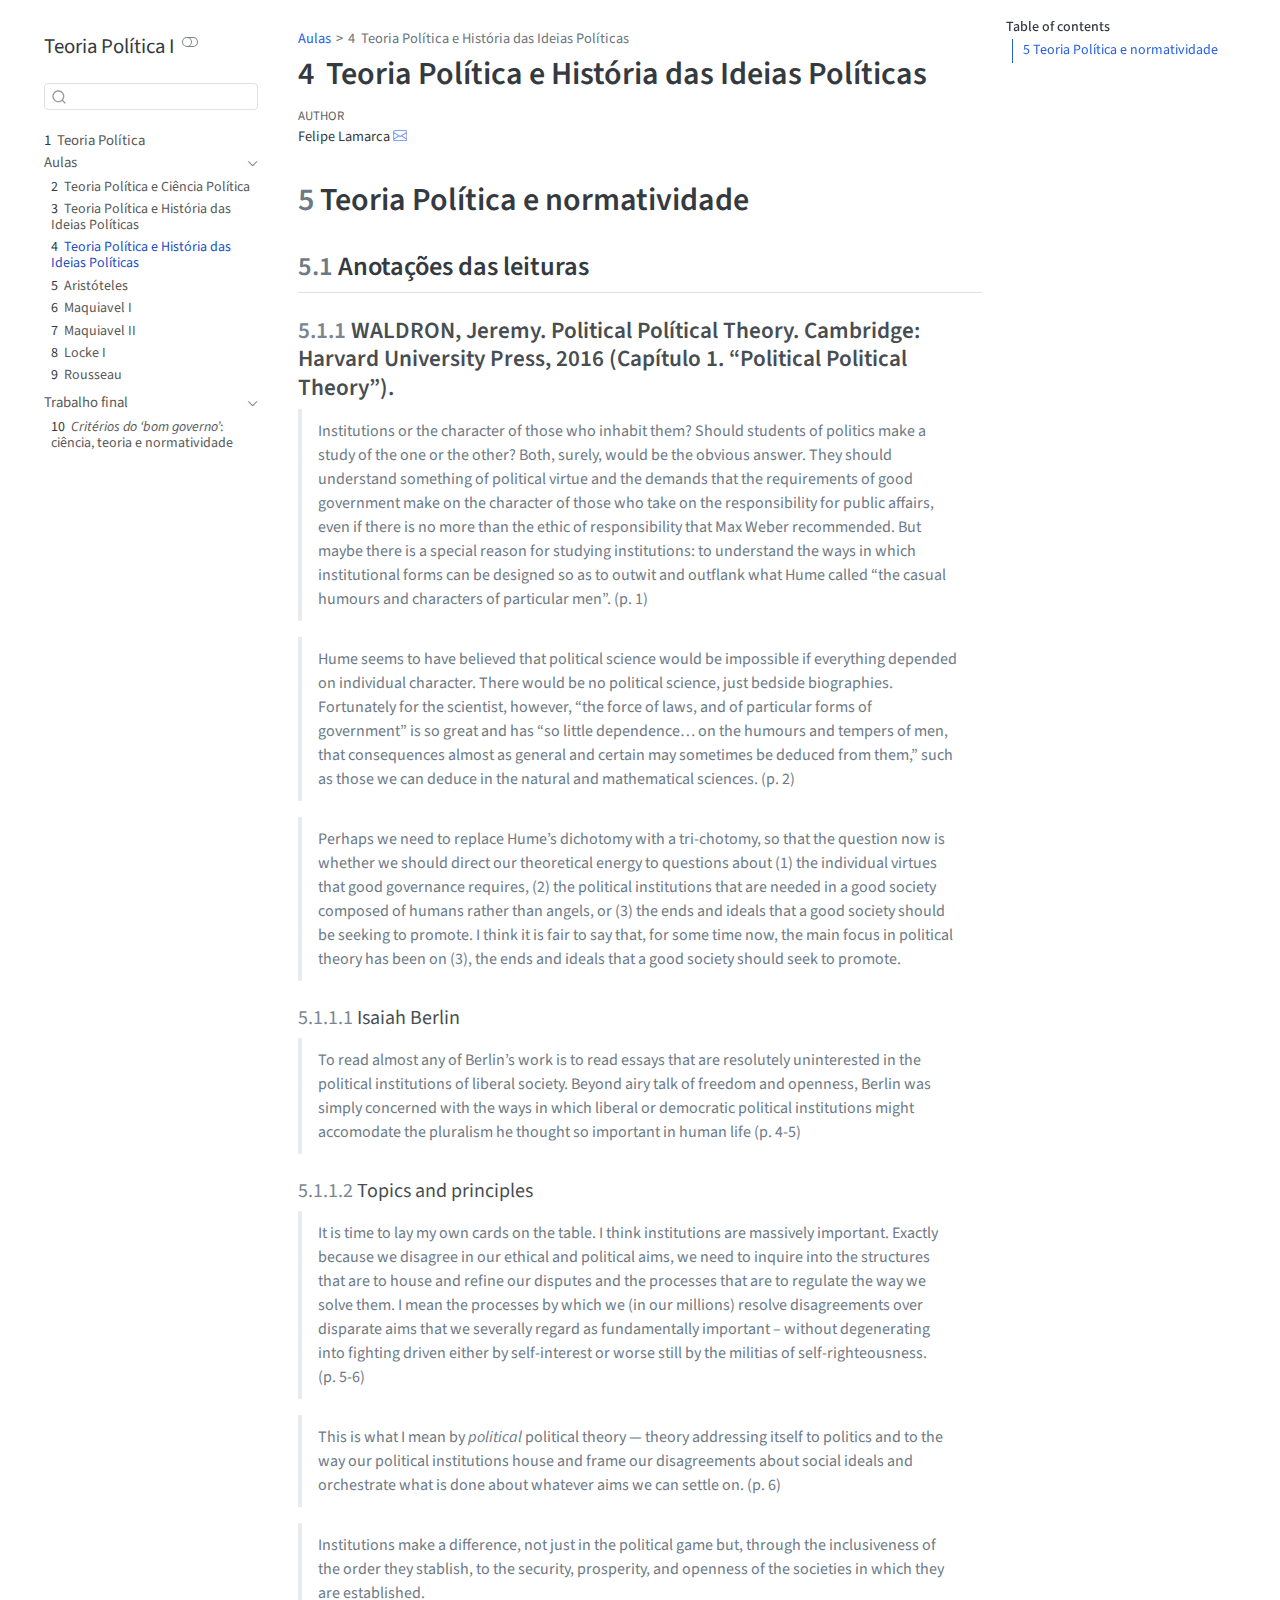
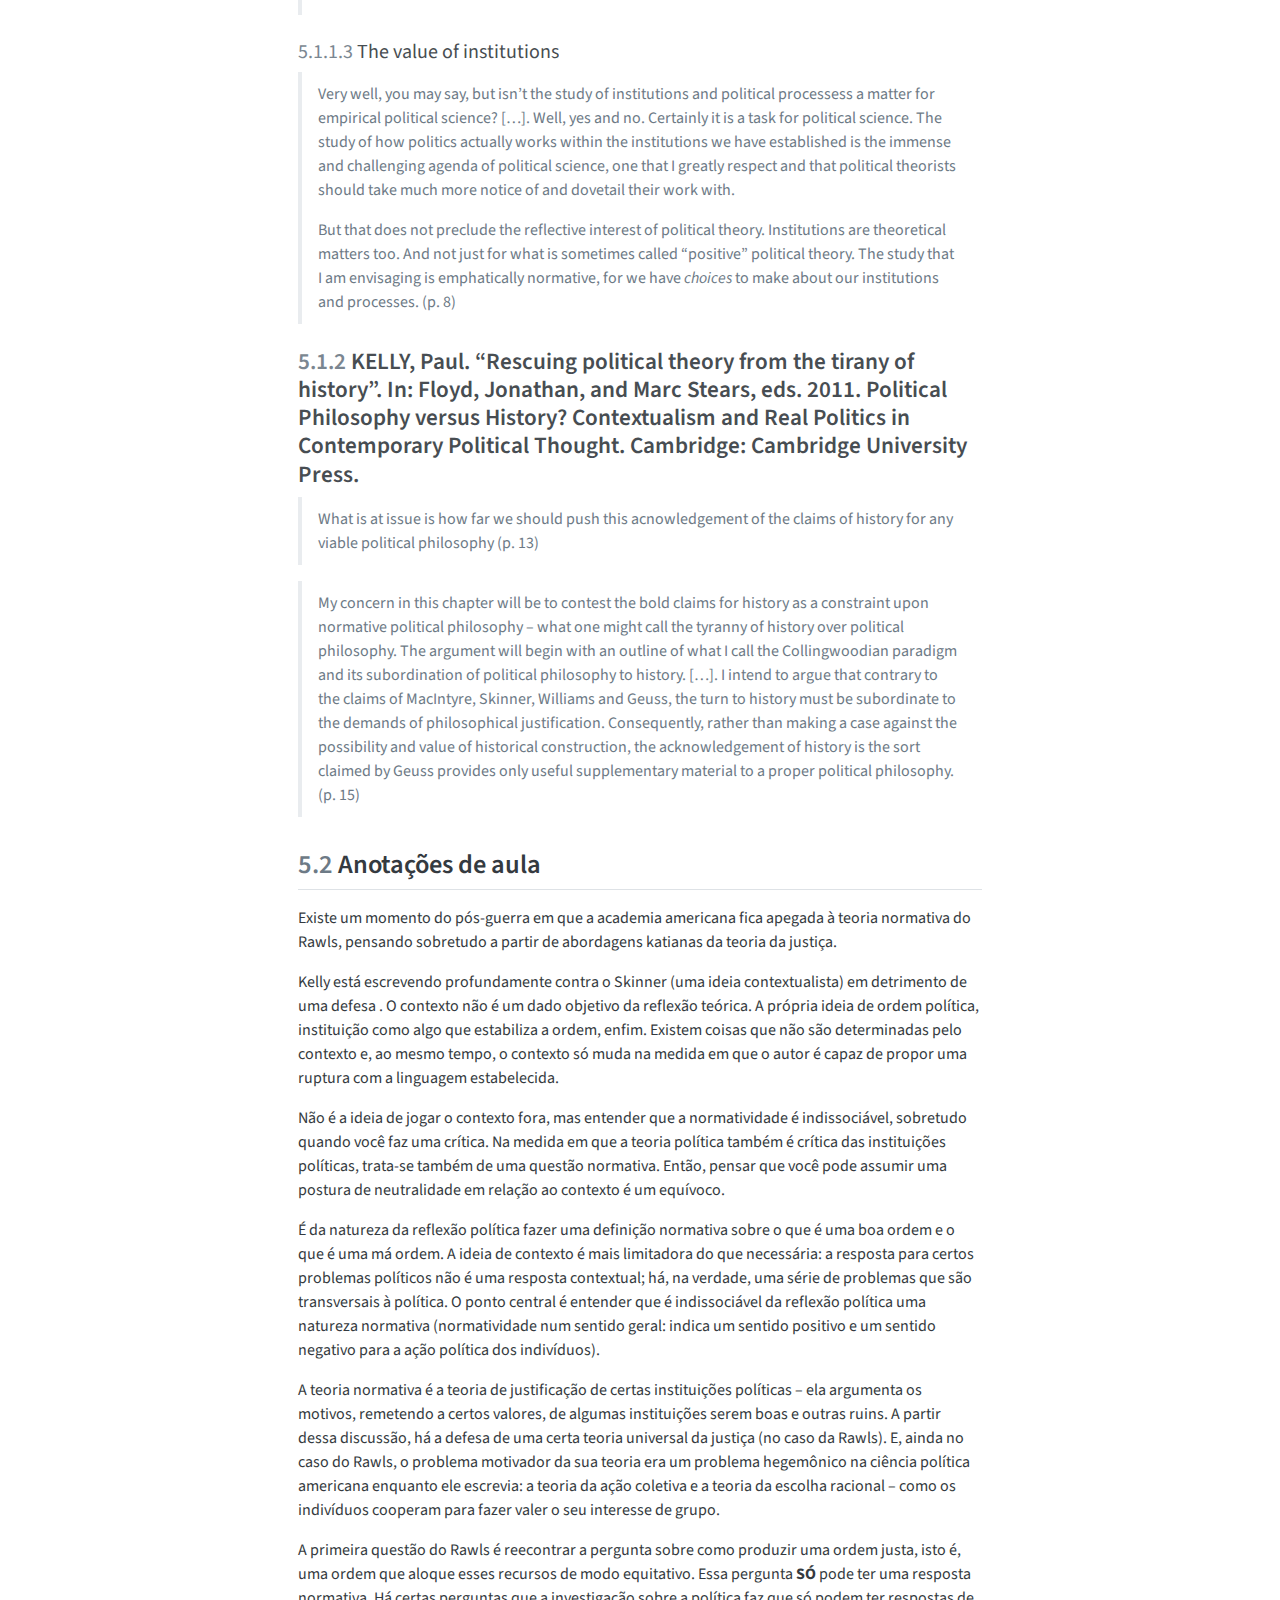
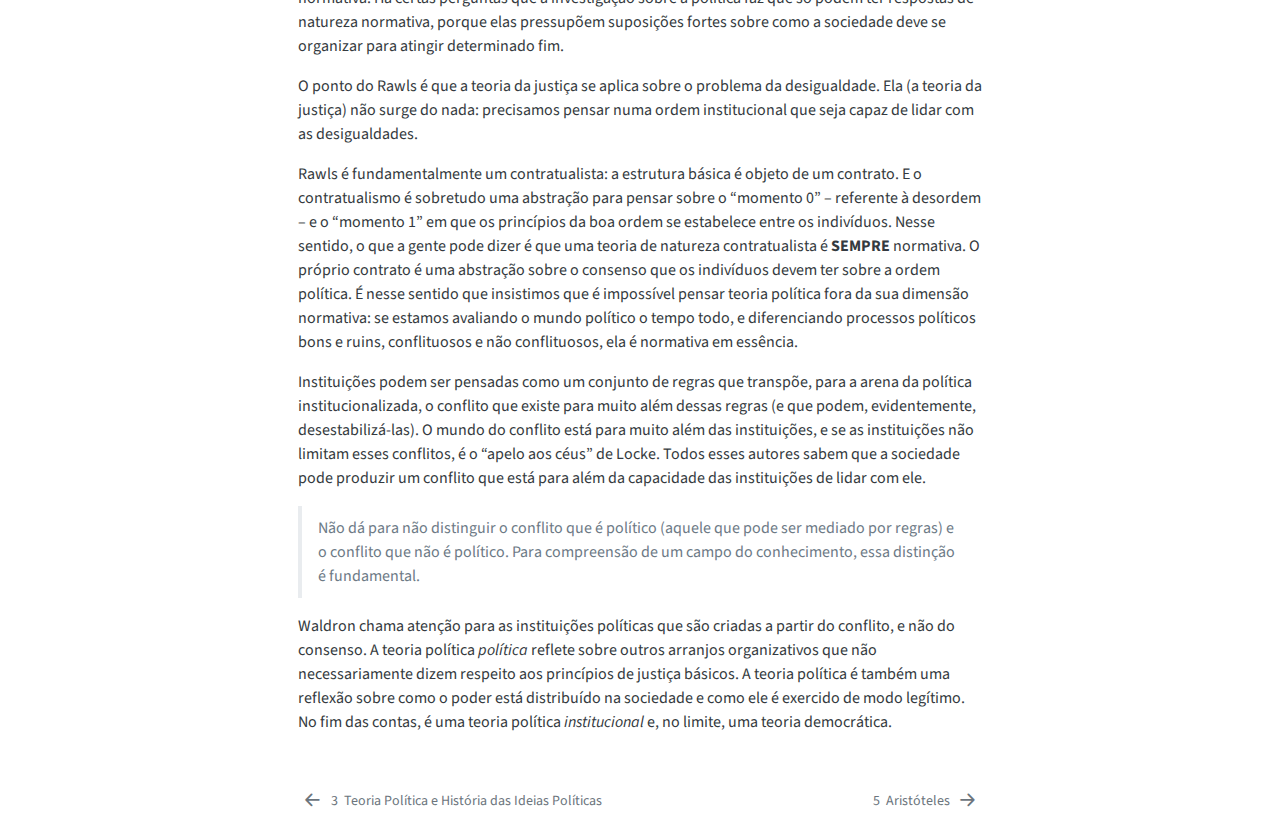
<file: docs/aulas/aula-3.html>
<!DOCTYPE html>
<html xmlns="http://www.w3.org/1999/xhtml" lang="en" xml:lang="en"><head>

<meta charset="utf-8">
<meta name="generator" content="quarto-1.7.23">

<meta name="viewport" content="width=device-width, initial-scale=1.0, user-scalable=yes">

<meta name="author" content="Felipe Lamarca">

<title>4&nbsp; Teoria Política e História das Ideias Políticas – Teoria Política I</title>
<style>
code{white-space: pre-wrap;}
span.smallcaps{font-variant: small-caps;}
div.columns{display: flex; gap: min(4vw, 1.5em);}
div.column{flex: auto; overflow-x: auto;}
div.hanging-indent{margin-left: 1.5em; text-indent: -1.5em;}
ul.task-list{list-style: none;}
ul.task-list li input[type="checkbox"] {
  width: 0.8em;
  margin: 0 0.8em 0.2em -1em; /* quarto-specific, see https://github.com/quarto-dev/quarto-cli/issues/4556 */ 
  vertical-align: middle;
}
</style>


<script src="../site_libs/quarto-nav/quarto-nav.js"></script>
<script src="../site_libs/quarto-nav/headroom.min.js"></script>
<script src="../site_libs/clipboard/clipboard.min.js"></script>
<script src="../site_libs/quarto-search/autocomplete.umd.js"></script>
<script src="../site_libs/quarto-search/fuse.min.js"></script>
<script src="../site_libs/quarto-search/quarto-search.js"></script>
<meta name="quarto:offset" content="../">
<link href="../aulas/aula-4.html" rel="next">
<link href="../aulas/aula-2.html" rel="prev">
<script src="../site_libs/quarto-html/quarto.js" type="module"></script>
<script src="../site_libs/quarto-html/tabsets/tabsets.js" type="module"></script>
<script src="../site_libs/quarto-html/popper.min.js"></script>
<script src="../site_libs/quarto-html/tippy.umd.min.js"></script>
<script src="../site_libs/quarto-html/anchor.min.js"></script>
<link href="../site_libs/quarto-html/tippy.css" rel="stylesheet">
<link href="../site_libs/quarto-html/quarto-syntax-highlighting-dark-7271f29f9498218151f3120baddb7363.css" rel="stylesheet" class="quarto-color-scheme quarto-color-alternate" id="quarto-text-highlighting-styles">
<link href="../site_libs/quarto-html/quarto-syntax-highlighting-226bd0f977fa82dfae4534cac220d79a.css" rel="stylesheet" class="quarto-color-scheme" id="quarto-text-highlighting-styles">
<script src="../site_libs/bootstrap/bootstrap.min.js"></script>
<link href="../site_libs/bootstrap/bootstrap-icons.css" rel="stylesheet">
<link href="../site_libs/bootstrap/bootstrap-684fd4d5cca103f0a36d8d6452d65d79.min.css" rel="stylesheet" append-hash="true" class="quarto-color-scheme" id="quarto-bootstrap" data-mode="light">
<link href="../site_libs/bootstrap/bootstrap-dark-e48631cd0f686fc60c0a94b589431da6.min.css" rel="stylesheet" append-hash="true" class="quarto-color-scheme quarto-color-alternate" id="quarto-bootstrap" data-mode="dark">
<link href="../site_libs/bootstrap/bootstrap-684fd4d5cca103f0a36d8d6452d65d79.min.css" rel="stylesheet" append-hash="true" class="quarto-color-scheme-extra" id="quarto-bootstrap" data-mode="light">
<script id="quarto-search-options" type="application/json">{
  "location": "sidebar",
  "copy-button": false,
  "collapse-after": 3,
  "panel-placement": "start",
  "type": "textbox",
  "limit": 50,
  "keyboard-shortcut": [
    "f",
    "/",
    "s"
  ],
  "show-item-context": false,
  "language": {
    "search-no-results-text": "No results",
    "search-matching-documents-text": "matching documents",
    "search-copy-link-title": "Copy link to search",
    "search-hide-matches-text": "Hide additional matches",
    "search-more-match-text": "more match in this document",
    "search-more-matches-text": "more matches in this document",
    "search-clear-button-title": "Clear",
    "search-text-placeholder": "",
    "search-detached-cancel-button-title": "Cancel",
    "search-submit-button-title": "Submit",
    "search-label": "Search"
  }
}</script>


<link rel="stylesheet" href="../styles.css">
</head>

<body class="nav-sidebar floating quarto-light"><script id="quarto-html-before-body" type="application/javascript">
    const toggleBodyColorMode = (bsSheetEl) => {
      const mode = bsSheetEl.getAttribute("data-mode");
      const bodyEl = window.document.querySelector("body");
      if (mode === "dark") {
        bodyEl.classList.add("quarto-dark");
        bodyEl.classList.remove("quarto-light");
      } else {
        bodyEl.classList.add("quarto-light");
        bodyEl.classList.remove("quarto-dark");
      }
    }
    const toggleBodyColorPrimary = () => {
      const bsSheetEl = window.document.querySelector("link#quarto-bootstrap:not([rel=disabled-stylesheet])");
      if (bsSheetEl) {
        toggleBodyColorMode(bsSheetEl);
      }
    }
    window.setColorSchemeToggle = (alternate) => {
      const toggles = window.document.querySelectorAll('.quarto-color-scheme-toggle');
      for (let i=0; i < toggles.length; i++) {
        const toggle = toggles[i];
        if (toggle) {
          if (alternate) {
            toggle.classList.add("alternate");
          } else {
            toggle.classList.remove("alternate");
          }
        }
      }
    };
    const toggleColorMode = (alternate) => {
      // Switch the stylesheets
      const primaryStylesheets = window.document.querySelectorAll('link.quarto-color-scheme:not(.quarto-color-alternate)');
      const alternateStylesheets = window.document.querySelectorAll('link.quarto-color-scheme.quarto-color-alternate');
      manageTransitions('#quarto-margin-sidebar .nav-link', false);
      if (alternate) {
        // note: dark is layered on light, we don't disable primary!
        enableStylesheet(alternateStylesheets);
        for (const sheetNode of alternateStylesheets) {
          if (sheetNode.id === "quarto-bootstrap") {
            toggleBodyColorMode(sheetNode);
          }
        }
      } else {
        disableStylesheet(alternateStylesheets);
        enableStylesheet(primaryStylesheets)
        toggleBodyColorPrimary();
      }
      manageTransitions('#quarto-margin-sidebar .nav-link', true);
      // Switch the toggles
      window.setColorSchemeToggle(alternate)
      // Hack to workaround the fact that safari doesn't
      // properly recolor the scrollbar when toggling (#1455)
      if (navigator.userAgent.indexOf('Safari') > 0 && navigator.userAgent.indexOf('Chrome') == -1) {
        manageTransitions("body", false);
        window.scrollTo(0, 1);
        setTimeout(() => {
          window.scrollTo(0, 0);
          manageTransitions("body", true);
        }, 40);
      }
    }
    const disableStylesheet = (stylesheets) => {
      for (let i=0; i < stylesheets.length; i++) {
        const stylesheet = stylesheets[i];
        stylesheet.rel = 'disabled-stylesheet';
      }
    }
    const enableStylesheet = (stylesheets) => {
      for (let i=0; i < stylesheets.length; i++) {
        const stylesheet = stylesheets[i];
        if(stylesheet.rel !== 'stylesheet') { // for Chrome, which will still FOUC without this check
          stylesheet.rel = 'stylesheet';
        }
      }
    }
    const manageTransitions = (selector, allowTransitions) => {
      const els = window.document.querySelectorAll(selector);
      for (let i=0; i < els.length; i++) {
        const el = els[i];
        if (allowTransitions) {
          el.classList.remove('notransition');
        } else {
          el.classList.add('notransition');
        }
      }
    }
    const isFileUrl = () => {
      return window.location.protocol === 'file:';
    }
    window.hasAlternateSentinel = () => {
      let styleSentinel = getColorSchemeSentinel();
      if (styleSentinel !== null) {
        return styleSentinel === "alternate";
      } else {
        return false;
      }
    }
    const setStyleSentinel = (alternate) => {
      const value = alternate ? "alternate" : "default";
      if (!isFileUrl()) {
        window.localStorage.setItem("quarto-color-scheme", value);
      } else {
        localAlternateSentinel = value;
      }
    }
    const getColorSchemeSentinel = () => {
      if (!isFileUrl()) {
        const storageValue = window.localStorage.getItem("quarto-color-scheme");
        return storageValue != null ? storageValue : localAlternateSentinel;
      } else {
        return localAlternateSentinel;
      }
    }
    const toggleGiscusIfUsed = (isAlternate, darkModeDefault) => {
      const baseTheme = document.querySelector('#giscus-base-theme')?.value ?? 'light';
      const alternateTheme = document.querySelector('#giscus-alt-theme')?.value ?? 'dark';
      let newTheme = '';
      if(darkModeDefault) {
        newTheme = isAlternate ? baseTheme : alternateTheme;
      } else {
        newTheme = isAlternate ? alternateTheme : baseTheme;
      }
      const changeGiscusTheme = () => {
        // From: https://github.com/giscus/giscus/issues/336
        const sendMessage = (message) => {
          const iframe = document.querySelector('iframe.giscus-frame');
          if (!iframe) return;
          iframe.contentWindow.postMessage({ giscus: message }, 'https://giscus.app');
        }
        sendMessage({
          setConfig: {
            theme: newTheme
          }
        });
      }
      const isGiscussLoaded = window.document.querySelector('iframe.giscus-frame') !== null;
      if (isGiscussLoaded) {
        changeGiscusTheme();
      }
    };
    const darkModeDefault = false;
    document.querySelector('link.quarto-color-scheme-extra').rel = 'disabled-stylesheet';
    let localAlternateSentinel = darkModeDefault ? 'alternate' : 'default';
    // Dark / light mode switch
    window.quartoToggleColorScheme = () => {
      // Read the current dark / light value
      let toAlternate = !window.hasAlternateSentinel();
      toggleColorMode(toAlternate);
      setStyleSentinel(toAlternate);
      toggleGiscusIfUsed(toAlternate, darkModeDefault);
    };
    // Switch to dark mode if need be
    if (window.hasAlternateSentinel()) {
      toggleColorMode(true);
    } else {
      toggleColorMode(false);
    }
  </script>

<div id="quarto-search-results"></div>
  <header id="quarto-header" class="headroom fixed-top">
  <nav class="quarto-secondary-nav">
    <div class="container-fluid d-flex">
      <button type="button" class="quarto-btn-toggle btn" data-bs-toggle="collapse" role="button" data-bs-target=".quarto-sidebar-collapse-item" aria-controls="quarto-sidebar" aria-expanded="false" aria-label="Toggle sidebar navigation" onclick="if (window.quartoToggleHeadroom) { window.quartoToggleHeadroom(); }">
        <i class="bi bi-layout-text-sidebar-reverse"></i>
      </button>
        <nav class="quarto-page-breadcrumbs" aria-label="breadcrumb"><ol class="breadcrumb"><li class="breadcrumb-item"><a href="../aulas/aula-1.html">Aulas</a></li><li class="breadcrumb-item"><a href="../aulas/aula-3.html"><span class="chapter-number">4</span>&nbsp; <span class="chapter-title">Teoria Política e História das Ideias Políticas</span></a></li></ol></nav>
        <a class="flex-grow-1" role="navigation" data-bs-toggle="collapse" data-bs-target=".quarto-sidebar-collapse-item" aria-controls="quarto-sidebar" aria-expanded="false" aria-label="Toggle sidebar navigation" onclick="if (window.quartoToggleHeadroom) { window.quartoToggleHeadroom(); }">      
        </a>
      <button type="button" class="btn quarto-search-button" aria-label="Search" onclick="window.quartoOpenSearch();">
        <i class="bi bi-search"></i>
      </button>
    </div>
  </nav>
</header>
<!-- content -->
<div id="quarto-content" class="quarto-container page-columns page-rows-contents page-layout-article">
<!-- sidebar -->
  <nav id="quarto-sidebar" class="sidebar collapse collapse-horizontal quarto-sidebar-collapse-item sidebar-navigation floating overflow-auto">
    <div class="pt-lg-2 mt-2 text-left sidebar-header">
    <div class="sidebar-title mb-0 py-0">
      <a href="../">Teoria Política I</a> 
        <div class="sidebar-tools-main">
  <a href="" class="quarto-color-scheme-toggle quarto-navigation-tool  px-1" onclick="window.quartoToggleColorScheme(); return false;" title="Toggle dark mode"><i class="bi"></i></a>
</div>
    </div>
      </div>
        <div class="mt-2 flex-shrink-0 align-items-center">
        <div class="sidebar-search">
        <div id="quarto-search" class="" title="Search"></div>
        </div>
        </div>
    <div class="sidebar-menu-container"> 
    <ul class="list-unstyled mt-1">
        <li class="sidebar-item">
  <div class="sidebar-item-container"> 
  <a href="../index.html" class="sidebar-item-text sidebar-link">
 <span class="menu-text"><span class="chapter-number">1</span>&nbsp; <span class="chapter-title">Teoria Política</span></span></a>
  </div>
</li>
        <li class="sidebar-item sidebar-item-section">
      <div class="sidebar-item-container"> 
            <a class="sidebar-item-text sidebar-link text-start" data-bs-toggle="collapse" data-bs-target="#quarto-sidebar-section-1" role="navigation" aria-expanded="true">
 <span class="menu-text">Aulas</span></a>
          <a class="sidebar-item-toggle text-start" data-bs-toggle="collapse" data-bs-target="#quarto-sidebar-section-1" role="navigation" aria-expanded="true" aria-label="Toggle section">
            <i class="bi bi-chevron-right ms-2"></i>
          </a> 
      </div>
      <ul id="quarto-sidebar-section-1" class="collapse list-unstyled sidebar-section depth1 show">  
          <li class="sidebar-item">
  <div class="sidebar-item-container"> 
  <a href="../aulas/aula-1.html" class="sidebar-item-text sidebar-link">
 <span class="menu-text"><span class="chapter-number">2</span>&nbsp; <span class="chapter-title">Teoria Política e Ciência Política</span></span></a>
  </div>
</li>
          <li class="sidebar-item">
  <div class="sidebar-item-container"> 
  <a href="../aulas/aula-2.html" class="sidebar-item-text sidebar-link">
 <span class="menu-text"><span class="chapter-number">3</span>&nbsp; <span class="chapter-title">Teoria Política e História das Ideias Políticas</span></span></a>
  </div>
</li>
          <li class="sidebar-item">
  <div class="sidebar-item-container"> 
  <a href="../aulas/aula-3.html" class="sidebar-item-text sidebar-link active">
 <span class="menu-text"><span class="chapter-number">4</span>&nbsp; <span class="chapter-title">Teoria Política e História das Ideias Políticas</span></span></a>
  </div>
</li>
          <li class="sidebar-item">
  <div class="sidebar-item-container"> 
  <a href="../aulas/aula-4.html" class="sidebar-item-text sidebar-link">
 <span class="menu-text"><span class="chapter-number">5</span>&nbsp; <span class="chapter-title">Aristóteles</span></span></a>
  </div>
</li>
          <li class="sidebar-item">
  <div class="sidebar-item-container"> 
  <a href="../aulas/aula-5.html" class="sidebar-item-text sidebar-link">
 <span class="menu-text"><span class="chapter-number">6</span>&nbsp; <span class="chapter-title">Maquiavel I</span></span></a>
  </div>
</li>
          <li class="sidebar-item">
  <div class="sidebar-item-container"> 
  <a href="../aulas/aula-6.html" class="sidebar-item-text sidebar-link">
 <span class="menu-text"><span class="chapter-number">7</span>&nbsp; <span class="chapter-title">Maquiavel II</span></span></a>
  </div>
</li>
          <li class="sidebar-item">
  <div class="sidebar-item-container"> 
  <a href="../aulas/aula-9.html" class="sidebar-item-text sidebar-link">
 <span class="menu-text"><span class="chapter-number">8</span>&nbsp; <span class="chapter-title">Locke I</span></span></a>
  </div>
</li>
          <li class="sidebar-item">
  <div class="sidebar-item-container"> 
  <a href="../aulas/aula-11.html" class="sidebar-item-text sidebar-link">
 <span class="menu-text"><span class="chapter-number">9</span>&nbsp; <span class="chapter-title">Rousseau</span></span></a>
  </div>
</li>
      </ul>
  </li>
        <li class="sidebar-item sidebar-item-section">
      <div class="sidebar-item-container"> 
            <a class="sidebar-item-text sidebar-link text-start" data-bs-toggle="collapse" data-bs-target="#quarto-sidebar-section-2" role="navigation" aria-expanded="true">
 <span class="menu-text">Trabalho final</span></a>
          <a class="sidebar-item-toggle text-start" data-bs-toggle="collapse" data-bs-target="#quarto-sidebar-section-2" role="navigation" aria-expanded="true" aria-label="Toggle section">
            <i class="bi bi-chevron-right ms-2"></i>
          </a> 
      </div>
      <ul id="quarto-sidebar-section-2" class="collapse list-unstyled sidebar-section depth1 show">  
          <li class="sidebar-item">
  <div class="sidebar-item-container"> 
  <a href="../trabalho-final/trabalho-final-to-website.html" class="sidebar-item-text sidebar-link">
 <span class="menu-text"><span class="chapter-number">10</span>&nbsp; <span class="chapter-title"><em>Critérios do ‘bom governo’</em>: ciência, teoria e normatividade</span></span></a>
  </div>
</li>
      </ul>
  </li>
    </ul>
    </div>
</nav>
<div id="quarto-sidebar-glass" class="quarto-sidebar-collapse-item" data-bs-toggle="collapse" data-bs-target=".quarto-sidebar-collapse-item"></div>
<!-- margin-sidebar -->
    <div id="quarto-margin-sidebar" class="sidebar margin-sidebar">
        <nav id="TOC" role="doc-toc" class="toc-active">
    <h2 id="toc-title">Table of contents</h2>
   
  <ul>
  <li><a href="#teoria-política-e-normatividade" id="toc-teoria-política-e-normatividade" class="nav-link active" data-scroll-target="#teoria-política-e-normatividade"><span class="header-section-number">5</span> Teoria Política e normatividade</a>
  <ul class="collapse">
  <li><a href="#anotações-das-leituras" id="toc-anotações-das-leituras" class="nav-link" data-scroll-target="#anotações-das-leituras"><span class="header-section-number">5.1</span> Anotações das leituras</a>
  <ul class="collapse">
  <li><a href="#waldron-jeremy.-political-polítical-theory.-cambridge-harvard-university-press-2016-capítulo-1.-political-political-theory." id="toc-waldron-jeremy.-political-polítical-theory.-cambridge-harvard-university-press-2016-capítulo-1.-political-political-theory." class="nav-link" data-scroll-target="#waldron-jeremy.-political-polítical-theory.-cambridge-harvard-university-press-2016-capítulo-1.-political-political-theory."><span class="header-section-number">5.1.1</span> WALDRON, Jeremy. Political Polítical Theory. Cambridge: Harvard University Press, 2016 (Capítulo 1. “Political Political Theory”).</a></li>
  <li><a href="#kelly-paul.-rescuing-political-theory-from-the-tirany-of-history.-in-floyd-jonathan-and-marc-stears-eds.-2011.-political-philosophy-versus-history-contextualism-and-real-politics-in-contemporary-political-thought.-cambridge-cambridge-university-press." id="toc-kelly-paul.-rescuing-political-theory-from-the-tirany-of-history.-in-floyd-jonathan-and-marc-stears-eds.-2011.-political-philosophy-versus-history-contextualism-and-real-politics-in-contemporary-political-thought.-cambridge-cambridge-university-press." class="nav-link" data-scroll-target="#kelly-paul.-rescuing-political-theory-from-the-tirany-of-history.-in-floyd-jonathan-and-marc-stears-eds.-2011.-political-philosophy-versus-history-contextualism-and-real-politics-in-contemporary-political-thought.-cambridge-cambridge-university-press."><span class="header-section-number">5.1.2</span> KELLY, Paul. “Rescuing political theory from the tirany of history”. In: Floyd, Jonathan, and Marc Stears, eds.&nbsp;2011. Political Philosophy versus History? Contextualism and Real Politics in Contemporary Political Thought. Cambridge: Cambridge University Press.</a></li>
  </ul></li>
  <li><a href="#anotações-de-aula" id="toc-anotações-de-aula" class="nav-link" data-scroll-target="#anotações-de-aula"><span class="header-section-number">5.2</span> Anotações de aula</a></li>
  </ul></li>
  </ul>
</nav>
    </div>
<!-- main -->
<main class="content" id="quarto-document-content">


<header id="title-block-header" class="quarto-title-block default"><nav class="quarto-page-breadcrumbs quarto-title-breadcrumbs d-none d-lg-block" aria-label="breadcrumb"><ol class="breadcrumb"><li class="breadcrumb-item"><a href="../aulas/aula-1.html">Aulas</a></li><li class="breadcrumb-item"><a href="../aulas/aula-3.html"><span class="chapter-number">4</span>&nbsp; <span class="chapter-title">Teoria Política e História das Ideias Políticas</span></a></li></ol></nav>
<div class="quarto-title">
<h1 class="title"><span class="chapter-number">4</span>&nbsp; <span class="chapter-title">Teoria Política e História das Ideias Políticas</span></h1>
</div>



<div class="quarto-title-meta">

    <div>
    <div class="quarto-title-meta-heading">Author</div>
    <div class="quarto-title-meta-contents">
             <p>Felipe Lamarca <a href="mailto:felipelamarca@iesp.uerj.br" class="quarto-title-author-email"><i class="bi bi-envelope"></i></a> </p>
          </div>
  </div>
    
  
    
  </div>
  


</header>


<section id="teoria-política-e-normatividade" class="level1" data-number="5">
<h1 data-number="5"><span class="header-section-number">5</span> Teoria Política e normatividade</h1>
<section id="anotações-das-leituras" class="level2" data-number="5.1">
<h2 data-number="5.1" class="anchored" data-anchor-id="anotações-das-leituras"><span class="header-section-number">5.1</span> Anotações das leituras</h2>
<section id="waldron-jeremy.-political-polítical-theory.-cambridge-harvard-university-press-2016-capítulo-1.-political-political-theory." class="level3" data-number="5.1.1">
<h3 data-number="5.1.1" class="anchored" data-anchor-id="waldron-jeremy.-political-polítical-theory.-cambridge-harvard-university-press-2016-capítulo-1.-political-political-theory."><span class="header-section-number">5.1.1</span> WALDRON, Jeremy. Political Polítical Theory. Cambridge: Harvard University Press, 2016 (Capítulo 1. “Political Political Theory”).</h3>
<blockquote class="blockquote">
<p>Institutions or the character of those who inhabit them? Should students of politics make a study of the one or the other? Both, surely, would be the obvious answer. They should understand something of political virtue and the demands that the requirements of good government make on the character of those who take on the responsibility for public affairs, even if there is no more than the ethic of responsibility that Max Weber recommended. But maybe there is a special reason for studying institutions: to understand the ways in which institutional forms can be designed so as to outwit and outflank what Hume called “the casual humours and characters of particular men”. (p.&nbsp;1)</p>
</blockquote>
<blockquote class="blockquote">
<p>Hume seems to have believed that political science would be impossible if everything depended on individual character. There would be no political science, just bedside biographies. Fortunately for the scientist, however, “the force of laws, and of particular forms of government” is so great and has “so little dependence… on the humours and tempers of men, that consequences almost as general and certain may sometimes be deduced from them,” such as those we can deduce in the natural and mathematical sciences. (p.&nbsp;2)</p>
</blockquote>
<blockquote class="blockquote">
<p>Perhaps we need to replace Hume’s dichotomy with a tri-chotomy, so that the question now is whether we should direct our theoretical energy to questions about (1) the individual virtues that good governance requires, (2) the political institutions that are needed in a good society composed of humans rather than angels, or (3) the ends and ideals that a good society should be seeking to promote. I think it is fair to say that, for some time now, the main focus in political theory has been on (3), the ends and ideals that a good society should seek to promote.</p>
</blockquote>
<section id="isaiah-berlin" class="level4" data-number="5.1.1.1">
<h4 data-number="5.1.1.1" class="anchored" data-anchor-id="isaiah-berlin"><span class="header-section-number">5.1.1.1</span> Isaiah Berlin</h4>
<blockquote class="blockquote">
<p>To read almost any of Berlin’s work is to read essays that are resolutely uninterested in the political institutions of liberal society. Beyond airy talk of freedom and openness, Berlin was simply concerned with the ways in which liberal or democratic political institutions might accomodate the pluralism he thought so important in human life (p.&nbsp;4-5)</p>
</blockquote>
</section>
<section id="topics-and-principles" class="level4" data-number="5.1.1.2">
<h4 data-number="5.1.1.2" class="anchored" data-anchor-id="topics-and-principles"><span class="header-section-number">5.1.1.2</span> Topics and principles</h4>
<blockquote class="blockquote">
<p>It is time to lay my own cards on the table. I think institutions are massively important. Exactly because we disagree in our ethical and political aims, we need to inquire into the structures that are to house and refine our disputes and the processes that are to regulate the way we solve them. I mean the processes by which we (in our millions) resolve disagreements over disparate aims that we severally regard as fundamentally important – without degenerating into fighting driven either by self-interest or worse still by the militias of self-righteousness. (p.&nbsp;5-6)</p>
</blockquote>
<blockquote class="blockquote">
<p>This is what I mean by <em>political</em> political theory — theory addressing itself to politics and to the way our political institutions house and frame our disagreements about social ideals and orchestrate what is done about whatever aims we can settle on. (p.&nbsp;6)</p>
</blockquote>
<blockquote class="blockquote">
<p>Institutions make a difference, not just in the political game but, through the inclusiveness of the order they stablish, to the security, prosperity, and openness of the societies in which they are established.</p>
</blockquote>
</section>
<section id="the-value-of-institutions" class="level4" data-number="5.1.1.3">
<h4 data-number="5.1.1.3" class="anchored" data-anchor-id="the-value-of-institutions"><span class="header-section-number">5.1.1.3</span> The value of institutions</h4>
<blockquote class="blockquote">
<p>Very well, you may say, but isn’t the study of institutions and political processess a matter for empirical political science? […]. Well, yes and no. Certainly it is a task for political science. The study of how politics actually works within the institutions we have established is the immense and challenging agenda of political science, one that I greatly respect and that political theorists should take much more notice of and dovetail their work with.</p>
<p>But that does not preclude the reflective interest of political theory. Institutions are theoretical matters too. And not just for what is sometimes called “positive” political theory. The study that I am envisaging is emphatically normative, for we have <em>choices</em> to make about our institutions and processes. (p.&nbsp;8)</p>
</blockquote>
</section>
</section>
<section id="kelly-paul.-rescuing-political-theory-from-the-tirany-of-history.-in-floyd-jonathan-and-marc-stears-eds.-2011.-political-philosophy-versus-history-contextualism-and-real-politics-in-contemporary-political-thought.-cambridge-cambridge-university-press." class="level3" data-number="5.1.2">
<h3 data-number="5.1.2" class="anchored" data-anchor-id="kelly-paul.-rescuing-political-theory-from-the-tirany-of-history.-in-floyd-jonathan-and-marc-stears-eds.-2011.-political-philosophy-versus-history-contextualism-and-real-politics-in-contemporary-political-thought.-cambridge-cambridge-university-press."><span class="header-section-number">5.1.2</span> KELLY, Paul. “Rescuing political theory from the tirany of history”. In: Floyd, Jonathan, and Marc Stears, eds.&nbsp;2011. Political Philosophy versus History? Contextualism and Real Politics in Contemporary Political Thought. Cambridge: Cambridge University Press.</h3>
<blockquote class="blockquote">
<p>What is at issue is how far we should push this acnowledgement of the claims of history for any viable political philosophy (p.&nbsp;13)</p>
</blockquote>
<blockquote class="blockquote">
<p>My concern in this chapter will be to contest the bold claims for history as a constraint upon normative political philosophy – what one might call the tyranny of history over political philosophy. The argument will begin with an outline of what I call the Collingwoodian paradigm and its subordination of political philosophy to history. […]. I intend to argue that contrary to the claims of MacIntyre, Skinner, Williams and Geuss, the turn to history must be subordinate to the demands of philosophical justification. Consequently, rather than making a case against the possibility and value of historical construction, the acknowledgement of history is the sort claimed by Geuss provides only useful supplementary material to a proper political philosophy. (p.&nbsp;15)</p>
</blockquote>
</section>
</section>
<section id="anotações-de-aula" class="level2" data-number="5.2">
<h2 data-number="5.2" class="anchored" data-anchor-id="anotações-de-aula"><span class="header-section-number">5.2</span> Anotações de aula</h2>
<p>Existe um momento do pós-guerra em que a academia americana fica apegada à teoria normativa do Rawls, pensando sobretudo a partir de abordagens katianas da teoria da justiça.</p>
<p>Kelly está escrevendo profundamente contra o Skinner (uma ideia contextualista) em detrimento de uma defesa . O contexto não é um dado objetivo da reflexão teórica. A própria ideia de ordem política, instituição como algo que estabiliza a ordem, enfim. Existem coisas que não são determinadas pelo contexto e, ao mesmo tempo, o contexto só muda na medida em que o autor é capaz de propor uma ruptura com a linguagem estabelecida.</p>
<p>Não é a ideia de jogar o contexto fora, mas entender que a normatividade é indissociável, sobretudo quando você faz uma crítica. Na medida em que a teoria política também é crítica das instituições políticas, trata-se também de uma questão normativa. Então, pensar que você pode assumir uma postura de neutralidade em relação ao contexto é um equívoco.</p>
<p>É da natureza da reflexão política fazer uma definição normativa sobre o que é uma boa ordem e o que é uma má ordem. A ideia de contexto é mais limitadora do que necessária: a resposta para certos problemas políticos não é uma resposta contextual; há, na verdade, uma série de problemas que são transversais à política. O ponto central é entender que é indissociável da reflexão política uma natureza normativa (normatividade num sentido geral: indica um sentido positivo e um sentido negativo para a ação política dos indivíduos).</p>
<p>A teoria normativa é a teoria de justificação de certas instituições políticas – ela argumenta os motivos, remetendo a certos valores, de algumas instituições serem boas e outras ruins. A partir dessa discussão, há a defesa de uma certa teoria universal da justiça (no caso da Rawls). E, ainda no caso do Rawls, o problema motivador da sua teoria era um problema hegemônico na ciência política americana enquanto ele escrevia: a teoria da ação coletiva e a teoria da escolha racional – como os indivíduos cooperam para fazer valer o seu interesse de grupo.</p>
<p>A primeira questão do Rawls é reecontrar a pergunta sobre como produzir uma ordem justa, isto é, uma ordem que aloque esses recursos de modo equitativo. Essa pergunta <strong>SÓ</strong> pode ter uma resposta normativa. Há certas perguntas que a investigação sobre a política faz que só podem ter respostas de natureza normativa, porque elas pressupõem suposições fortes sobre como a sociedade deve se organizar para atingir determinado fim.</p>
<p>O ponto do Rawls é que a teoria da justiça se aplica sobre o problema da desigualdade. Ela (a teoria da justiça) não surge do nada: precisamos pensar numa ordem institucional que seja capaz de lidar com as desigualdades.</p>
<p>Rawls é fundamentalmente um contratualista: a estrutura básica é objeto de um contrato. E o contratualismo é sobretudo uma abstração para pensar sobre o “momento 0” – referente à desordem – e o “momento 1” em que os princípios da boa ordem se estabelece entre os indivíduos. Nesse sentido, o que a gente pode dizer é que uma teoria de natureza contratualista é <strong>SEMPRE</strong> normativa. O próprio contrato é uma abstração sobre o consenso que os indivíduos devem ter sobre a ordem política. É nesse sentido que insistimos que é impossível pensar teoria política fora da sua dimensão normativa: se estamos avaliando o mundo político o tempo todo, e diferenciando processos políticos bons e ruins, conflituosos e não conflituosos, ela é normativa em essência.</p>
<p>Instituições podem ser pensadas como um conjunto de regras que transpõe, para a arena da política institucionalizada, o conflito que existe para muito além dessas regras (e que podem, evidentemente, desestabilizá-las). O mundo do conflito está para muito além das instituições, e se as instituições não limitam esses conflitos, é o “apelo aos céus” de Locke. Todos esses autores sabem que a sociedade pode produzir um conflito que está para além da capacidade das instituições de lidar com ele.</p>
<blockquote class="blockquote">
<p>Não dá para não distinguir o conflito que é político (aquele que pode ser mediado por regras) e o conflito que não é político. Para compreensão de um campo do conhecimento, essa distinção é fundamental.</p>
</blockquote>
<p>Waldron chama atenção para as instituições políticas que são criadas a partir do conflito, e não do consenso. A teoria política <em>política</em> reflete sobre outros arranjos organizativos que não necessariamente dizem respeito aos princípios de justiça básicos. A teoria política é também uma reflexão sobre como o poder está distribuído na sociedade e como ele é exercido de modo legítimo. No fim das contas, é uma teoria política <em>institucional</em> e, no limite, uma teoria democrática.</p>


</section>
</section>

</main> <!-- /main -->
<script id="quarto-html-after-body" type="application/javascript">
  window.document.addEventListener("DOMContentLoaded", function (event) {
    // Ensure there is a toggle, if there isn't float one in the top right
    if (window.document.querySelector('.quarto-color-scheme-toggle') === null) {
      const a = window.document.createElement('a');
      a.classList.add('top-right');
      a.classList.add('quarto-color-scheme-toggle');
      a.href = "";
      a.onclick = function() { try { window.quartoToggleColorScheme(); } catch {} return false; };
      const i = window.document.createElement("i");
      i.classList.add('bi');
      a.appendChild(i);
      window.document.body.appendChild(a);
    }
    window.setColorSchemeToggle(window.hasAlternateSentinel())
    const icon = "";
    const anchorJS = new window.AnchorJS();
    anchorJS.options = {
      placement: 'right',
      icon: icon
    };
    anchorJS.add('.anchored');
    const isCodeAnnotation = (el) => {
      for (const clz of el.classList) {
        if (clz.startsWith('code-annotation-')) {                     
          return true;
        }
      }
      return false;
    }
    const onCopySuccess = function(e) {
      // button target
      const button = e.trigger;
      // don't keep focus
      button.blur();
      // flash "checked"
      button.classList.add('code-copy-button-checked');
      var currentTitle = button.getAttribute("title");
      button.setAttribute("title", "Copied!");
      let tooltip;
      if (window.bootstrap) {
        button.setAttribute("data-bs-toggle", "tooltip");
        button.setAttribute("data-bs-placement", "left");
        button.setAttribute("data-bs-title", "Copied!");
        tooltip = new bootstrap.Tooltip(button, 
          { trigger: "manual", 
            customClass: "code-copy-button-tooltip",
            offset: [0, -8]});
        tooltip.show();    
      }
      setTimeout(function() {
        if (tooltip) {
          tooltip.hide();
          button.removeAttribute("data-bs-title");
          button.removeAttribute("data-bs-toggle");
          button.removeAttribute("data-bs-placement");
        }
        button.setAttribute("title", currentTitle);
        button.classList.remove('code-copy-button-checked');
      }, 1000);
      // clear code selection
      e.clearSelection();
    }
    const getTextToCopy = function(trigger) {
        const codeEl = trigger.previousElementSibling.cloneNode(true);
        for (const childEl of codeEl.children) {
          if (isCodeAnnotation(childEl)) {
            childEl.remove();
          }
        }
        return codeEl.innerText;
    }
    const clipboard = new window.ClipboardJS('.code-copy-button:not([data-in-quarto-modal])', {
      text: getTextToCopy
    });
    clipboard.on('success', onCopySuccess);
    if (window.document.getElementById('quarto-embedded-source-code-modal')) {
      const clipboardModal = new window.ClipboardJS('.code-copy-button[data-in-quarto-modal]', {
        text: getTextToCopy,
        container: window.document.getElementById('quarto-embedded-source-code-modal')
      });
      clipboardModal.on('success', onCopySuccess);
    }
      var localhostRegex = new RegExp(/^(?:http|https):\/\/localhost\:?[0-9]*\//);
      var mailtoRegex = new RegExp(/^mailto:/);
        var filterRegex = new RegExp('/' + window.location.host + '/');
      var isInternal = (href) => {
          return filterRegex.test(href) || localhostRegex.test(href) || mailtoRegex.test(href);
      }
      // Inspect non-navigation links and adorn them if external
     var links = window.document.querySelectorAll('a[href]:not(.nav-link):not(.navbar-brand):not(.toc-action):not(.sidebar-link):not(.sidebar-item-toggle):not(.pagination-link):not(.no-external):not([aria-hidden]):not(.dropdown-item):not(.quarto-navigation-tool):not(.about-link)');
      for (var i=0; i<links.length; i++) {
        const link = links[i];
        if (!isInternal(link.href)) {
          // undo the damage that might have been done by quarto-nav.js in the case of
          // links that we want to consider external
          if (link.dataset.originalHref !== undefined) {
            link.href = link.dataset.originalHref;
          }
        }
      }
    function tippyHover(el, contentFn, onTriggerFn, onUntriggerFn) {
      const config = {
        allowHTML: true,
        maxWidth: 500,
        delay: 100,
        arrow: false,
        appendTo: function(el) {
            return el.parentElement;
        },
        interactive: true,
        interactiveBorder: 10,
        theme: 'quarto',
        placement: 'bottom-start',
      };
      if (contentFn) {
        config.content = contentFn;
      }
      if (onTriggerFn) {
        config.onTrigger = onTriggerFn;
      }
      if (onUntriggerFn) {
        config.onUntrigger = onUntriggerFn;
      }
      window.tippy(el, config); 
    }
    const noterefs = window.document.querySelectorAll('a[role="doc-noteref"]');
    for (var i=0; i<noterefs.length; i++) {
      const ref = noterefs[i];
      tippyHover(ref, function() {
        // use id or data attribute instead here
        let href = ref.getAttribute('data-footnote-href') || ref.getAttribute('href');
        try { href = new URL(href).hash; } catch {}
        const id = href.replace(/^#\/?/, "");
        const note = window.document.getElementById(id);
        if (note) {
          return note.innerHTML;
        } else {
          return "";
        }
      });
    }
    const xrefs = window.document.querySelectorAll('a.quarto-xref');
    const processXRef = (id, note) => {
      // Strip column container classes
      const stripColumnClz = (el) => {
        el.classList.remove("page-full", "page-columns");
        if (el.children) {
          for (const child of el.children) {
            stripColumnClz(child);
          }
        }
      }
      stripColumnClz(note)
      if (id === null || id.startsWith('sec-')) {
        // Special case sections, only their first couple elements
        const container = document.createElement("div");
        if (note.children && note.children.length > 2) {
          container.appendChild(note.children[0].cloneNode(true));
          for (let i = 1; i < note.children.length; i++) {
            const child = note.children[i];
            if (child.tagName === "P" && child.innerText === "") {
              continue;
            } else {
              container.appendChild(child.cloneNode(true));
              break;
            }
          }
          if (window.Quarto?.typesetMath) {
            window.Quarto.typesetMath(container);
          }
          return container.innerHTML
        } else {
          if (window.Quarto?.typesetMath) {
            window.Quarto.typesetMath(note);
          }
          return note.innerHTML;
        }
      } else {
        // Remove any anchor links if they are present
        const anchorLink = note.querySelector('a.anchorjs-link');
        if (anchorLink) {
          anchorLink.remove();
        }
        if (window.Quarto?.typesetMath) {
          window.Quarto.typesetMath(note);
        }
        if (note.classList.contains("callout")) {
          return note.outerHTML;
        } else {
          return note.innerHTML;
        }
      }
    }
    for (var i=0; i<xrefs.length; i++) {
      const xref = xrefs[i];
      tippyHover(xref, undefined, function(instance) {
        instance.disable();
        let url = xref.getAttribute('href');
        let hash = undefined; 
        if (url.startsWith('#')) {
          hash = url;
        } else {
          try { hash = new URL(url).hash; } catch {}
        }
        if (hash) {
          const id = hash.replace(/^#\/?/, "");
          const note = window.document.getElementById(id);
          if (note !== null) {
            try {
              const html = processXRef(id, note.cloneNode(true));
              instance.setContent(html);
            } finally {
              instance.enable();
              instance.show();
            }
          } else {
            // See if we can fetch this
            fetch(url.split('#')[0])
            .then(res => res.text())
            .then(html => {
              const parser = new DOMParser();
              const htmlDoc = parser.parseFromString(html, "text/html");
              const note = htmlDoc.getElementById(id);
              if (note !== null) {
                const html = processXRef(id, note);
                instance.setContent(html);
              } 
            }).finally(() => {
              instance.enable();
              instance.show();
            });
          }
        } else {
          // See if we can fetch a full url (with no hash to target)
          // This is a special case and we should probably do some content thinning / targeting
          fetch(url)
          .then(res => res.text())
          .then(html => {
            const parser = new DOMParser();
            const htmlDoc = parser.parseFromString(html, "text/html");
            const note = htmlDoc.querySelector('main.content');
            if (note !== null) {
              // This should only happen for chapter cross references
              // (since there is no id in the URL)
              // remove the first header
              if (note.children.length > 0 && note.children[0].tagName === "HEADER") {
                note.children[0].remove();
              }
              const html = processXRef(null, note);
              instance.setContent(html);
            } 
          }).finally(() => {
            instance.enable();
            instance.show();
          });
        }
      }, function(instance) {
      });
    }
        let selectedAnnoteEl;
        const selectorForAnnotation = ( cell, annotation) => {
          let cellAttr = 'data-code-cell="' + cell + '"';
          let lineAttr = 'data-code-annotation="' +  annotation + '"';
          const selector = 'span[' + cellAttr + '][' + lineAttr + ']';
          return selector;
        }
        const selectCodeLines = (annoteEl) => {
          const doc = window.document;
          const targetCell = annoteEl.getAttribute("data-target-cell");
          const targetAnnotation = annoteEl.getAttribute("data-target-annotation");
          const annoteSpan = window.document.querySelector(selectorForAnnotation(targetCell, targetAnnotation));
          const lines = annoteSpan.getAttribute("data-code-lines").split(",");
          const lineIds = lines.map((line) => {
            return targetCell + "-" + line;
          })
          let top = null;
          let height = null;
          let parent = null;
          if (lineIds.length > 0) {
              //compute the position of the single el (top and bottom and make a div)
              const el = window.document.getElementById(lineIds[0]);
              top = el.offsetTop;
              height = el.offsetHeight;
              parent = el.parentElement.parentElement;
            if (lineIds.length > 1) {
              const lastEl = window.document.getElementById(lineIds[lineIds.length - 1]);
              const bottom = lastEl.offsetTop + lastEl.offsetHeight;
              height = bottom - top;
            }
            if (top !== null && height !== null && parent !== null) {
              // cook up a div (if necessary) and position it 
              let div = window.document.getElementById("code-annotation-line-highlight");
              if (div === null) {
                div = window.document.createElement("div");
                div.setAttribute("id", "code-annotation-line-highlight");
                div.style.position = 'absolute';
                parent.appendChild(div);
              }
              div.style.top = top - 2 + "px";
              div.style.height = height + 4 + "px";
              div.style.left = 0;
              let gutterDiv = window.document.getElementById("code-annotation-line-highlight-gutter");
              if (gutterDiv === null) {
                gutterDiv = window.document.createElement("div");
                gutterDiv.setAttribute("id", "code-annotation-line-highlight-gutter");
                gutterDiv.style.position = 'absolute';
                const codeCell = window.document.getElementById(targetCell);
                const gutter = codeCell.querySelector('.code-annotation-gutter');
                gutter.appendChild(gutterDiv);
              }
              gutterDiv.style.top = top - 2 + "px";
              gutterDiv.style.height = height + 4 + "px";
            }
            selectedAnnoteEl = annoteEl;
          }
        };
        const unselectCodeLines = () => {
          const elementsIds = ["code-annotation-line-highlight", "code-annotation-line-highlight-gutter"];
          elementsIds.forEach((elId) => {
            const div = window.document.getElementById(elId);
            if (div) {
              div.remove();
            }
          });
          selectedAnnoteEl = undefined;
        };
          // Handle positioning of the toggle
      window.addEventListener(
        "resize",
        throttle(() => {
          elRect = undefined;
          if (selectedAnnoteEl) {
            selectCodeLines(selectedAnnoteEl);
          }
        }, 10)
      );
      function throttle(fn, ms) {
      let throttle = false;
      let timer;
        return (...args) => {
          if(!throttle) { // first call gets through
              fn.apply(this, args);
              throttle = true;
          } else { // all the others get throttled
              if(timer) clearTimeout(timer); // cancel #2
              timer = setTimeout(() => {
                fn.apply(this, args);
                timer = throttle = false;
              }, ms);
          }
        };
      }
        // Attach click handler to the DT
        const annoteDls = window.document.querySelectorAll('dt[data-target-cell]');
        for (const annoteDlNode of annoteDls) {
          annoteDlNode.addEventListener('click', (event) => {
            const clickedEl = event.target;
            if (clickedEl !== selectedAnnoteEl) {
              unselectCodeLines();
              const activeEl = window.document.querySelector('dt[data-target-cell].code-annotation-active');
              if (activeEl) {
                activeEl.classList.remove('code-annotation-active');
              }
              selectCodeLines(clickedEl);
              clickedEl.classList.add('code-annotation-active');
            } else {
              // Unselect the line
              unselectCodeLines();
              clickedEl.classList.remove('code-annotation-active');
            }
          });
        }
    const findCites = (el) => {
      const parentEl = el.parentElement;
      if (parentEl) {
        const cites = parentEl.dataset.cites;
        if (cites) {
          return {
            el,
            cites: cites.split(' ')
          };
        } else {
          return findCites(el.parentElement)
        }
      } else {
        return undefined;
      }
    };
    var bibliorefs = window.document.querySelectorAll('a[role="doc-biblioref"]');
    for (var i=0; i<bibliorefs.length; i++) {
      const ref = bibliorefs[i];
      const citeInfo = findCites(ref);
      if (citeInfo) {
        tippyHover(citeInfo.el, function() {
          var popup = window.document.createElement('div');
          citeInfo.cites.forEach(function(cite) {
            var citeDiv = window.document.createElement('div');
            citeDiv.classList.add('hanging-indent');
            citeDiv.classList.add('csl-entry');
            var biblioDiv = window.document.getElementById('ref-' + cite);
            if (biblioDiv) {
              citeDiv.innerHTML = biblioDiv.innerHTML;
            }
            popup.appendChild(citeDiv);
          });
          return popup.innerHTML;
        });
      }
    }
  });
  </script>
<nav class="page-navigation">
  <div class="nav-page nav-page-previous">
      <a href="../aulas/aula-2.html" class="pagination-link" aria-label="Teoria Política e História das Ideias Políticas">
        <i class="bi bi-arrow-left-short"></i> <span class="nav-page-text"><span class="chapter-number">3</span>&nbsp; <span class="chapter-title">Teoria Política e História das Ideias Políticas</span></span>
      </a>          
  </div>
  <div class="nav-page nav-page-next">
      <a href="../aulas/aula-4.html" class="pagination-link" aria-label="Aristóteles">
        <span class="nav-page-text"><span class="chapter-number">5</span>&nbsp; <span class="chapter-title">Aristóteles</span></span> <i class="bi bi-arrow-right-short"></i>
      </a>
  </div>
</nav>
</div> <!-- /content -->




</body></html>
</file>
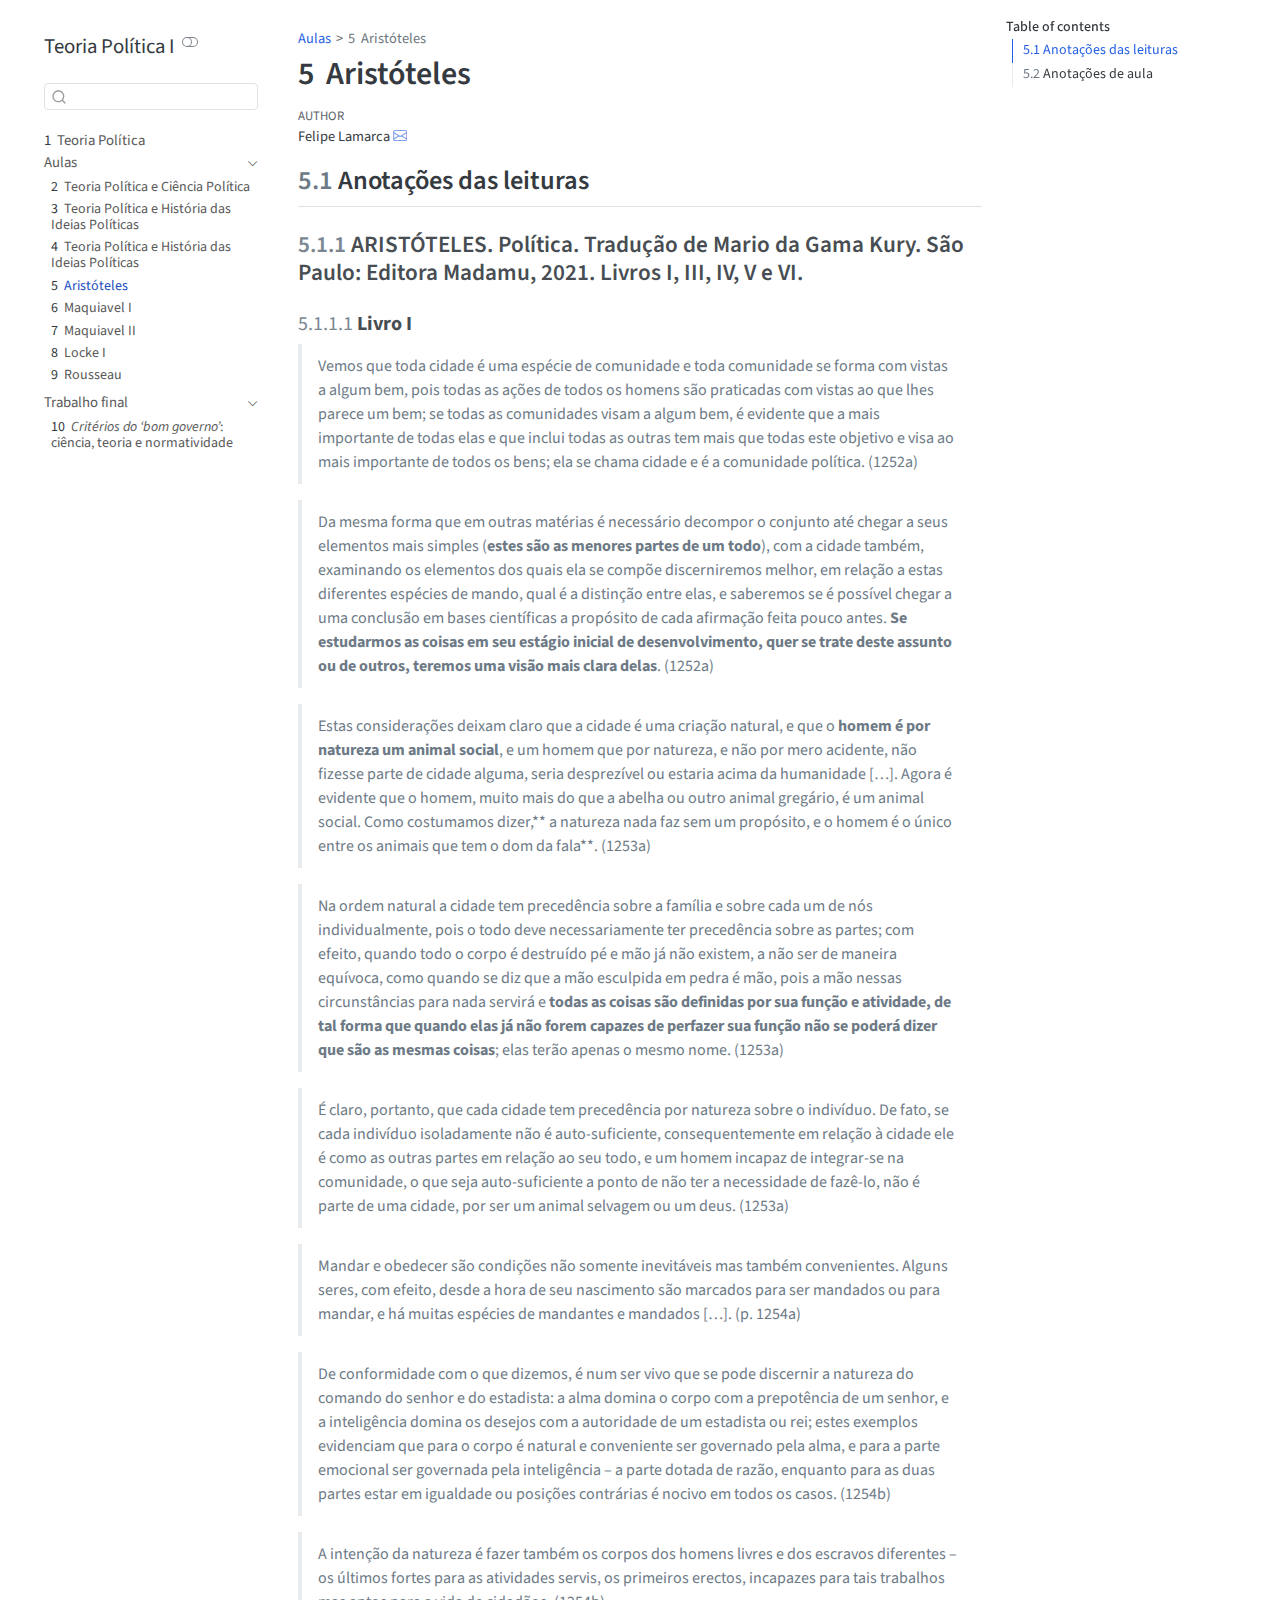
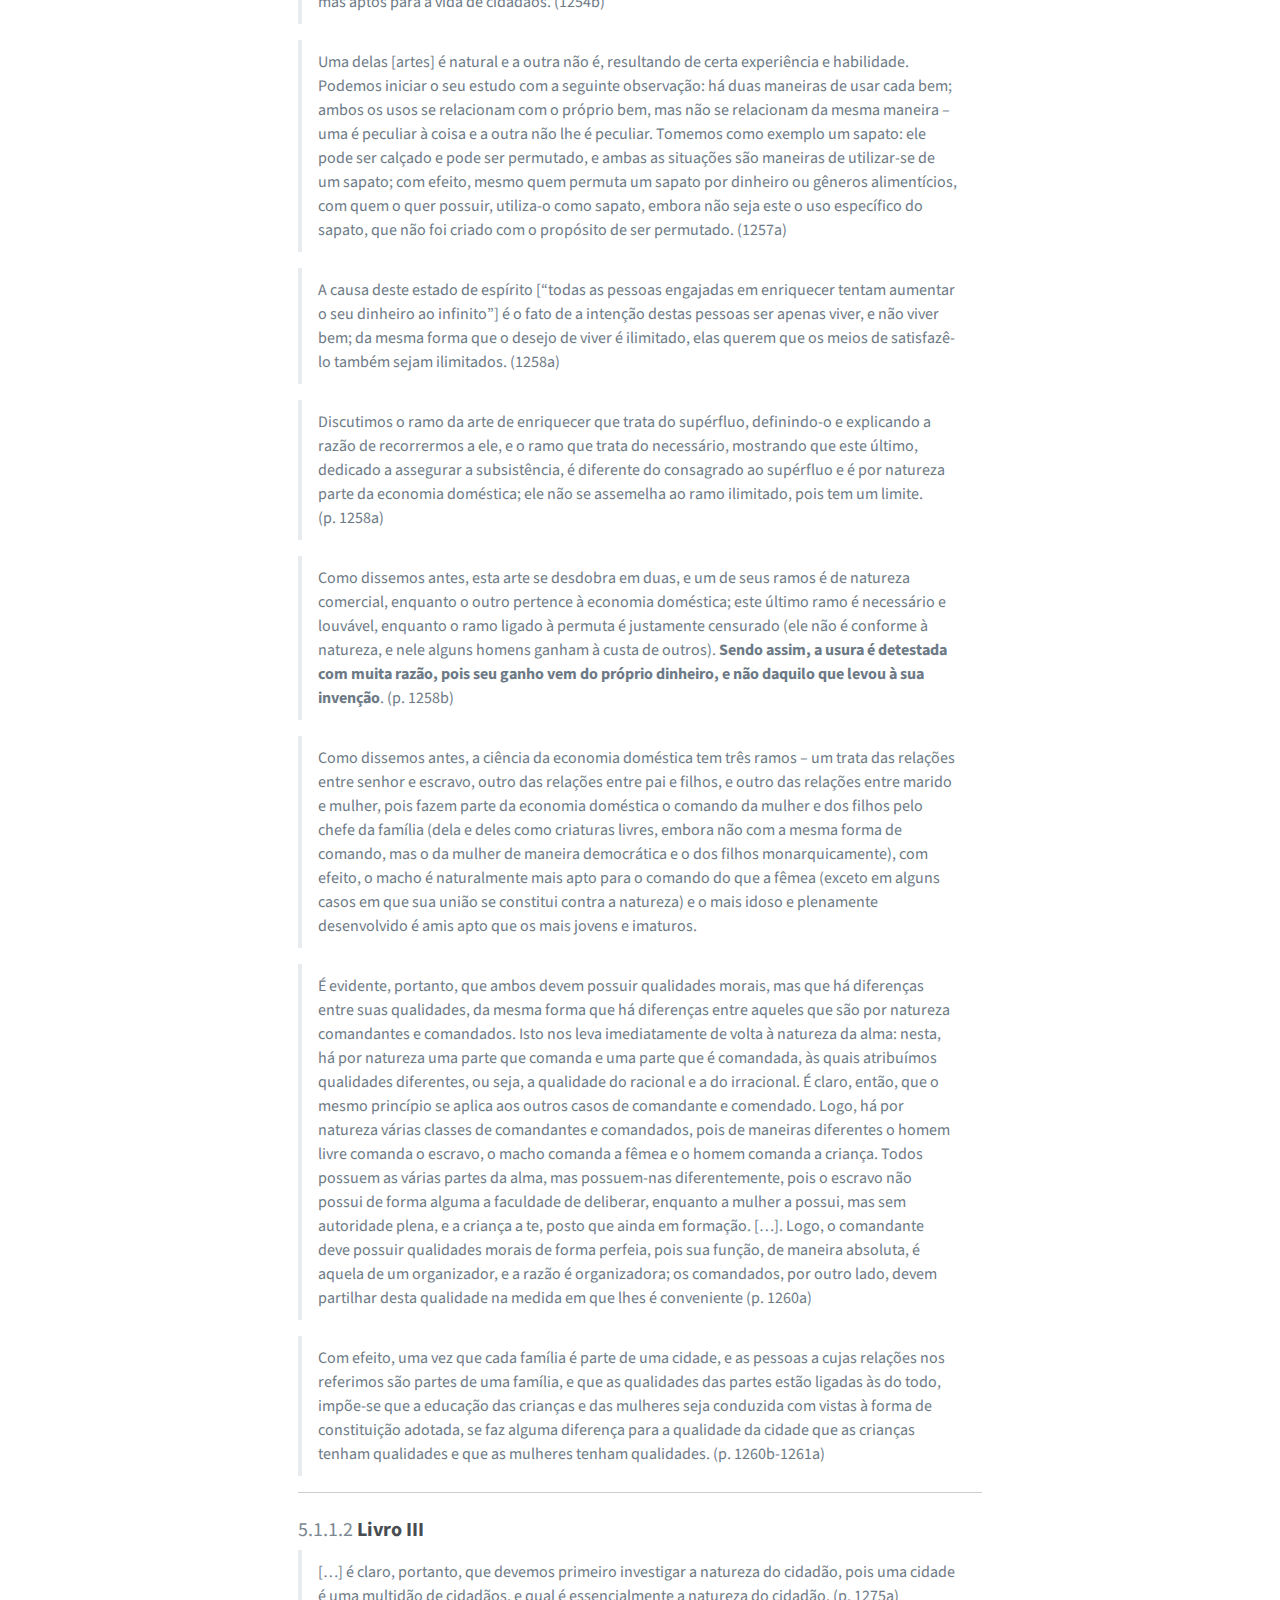
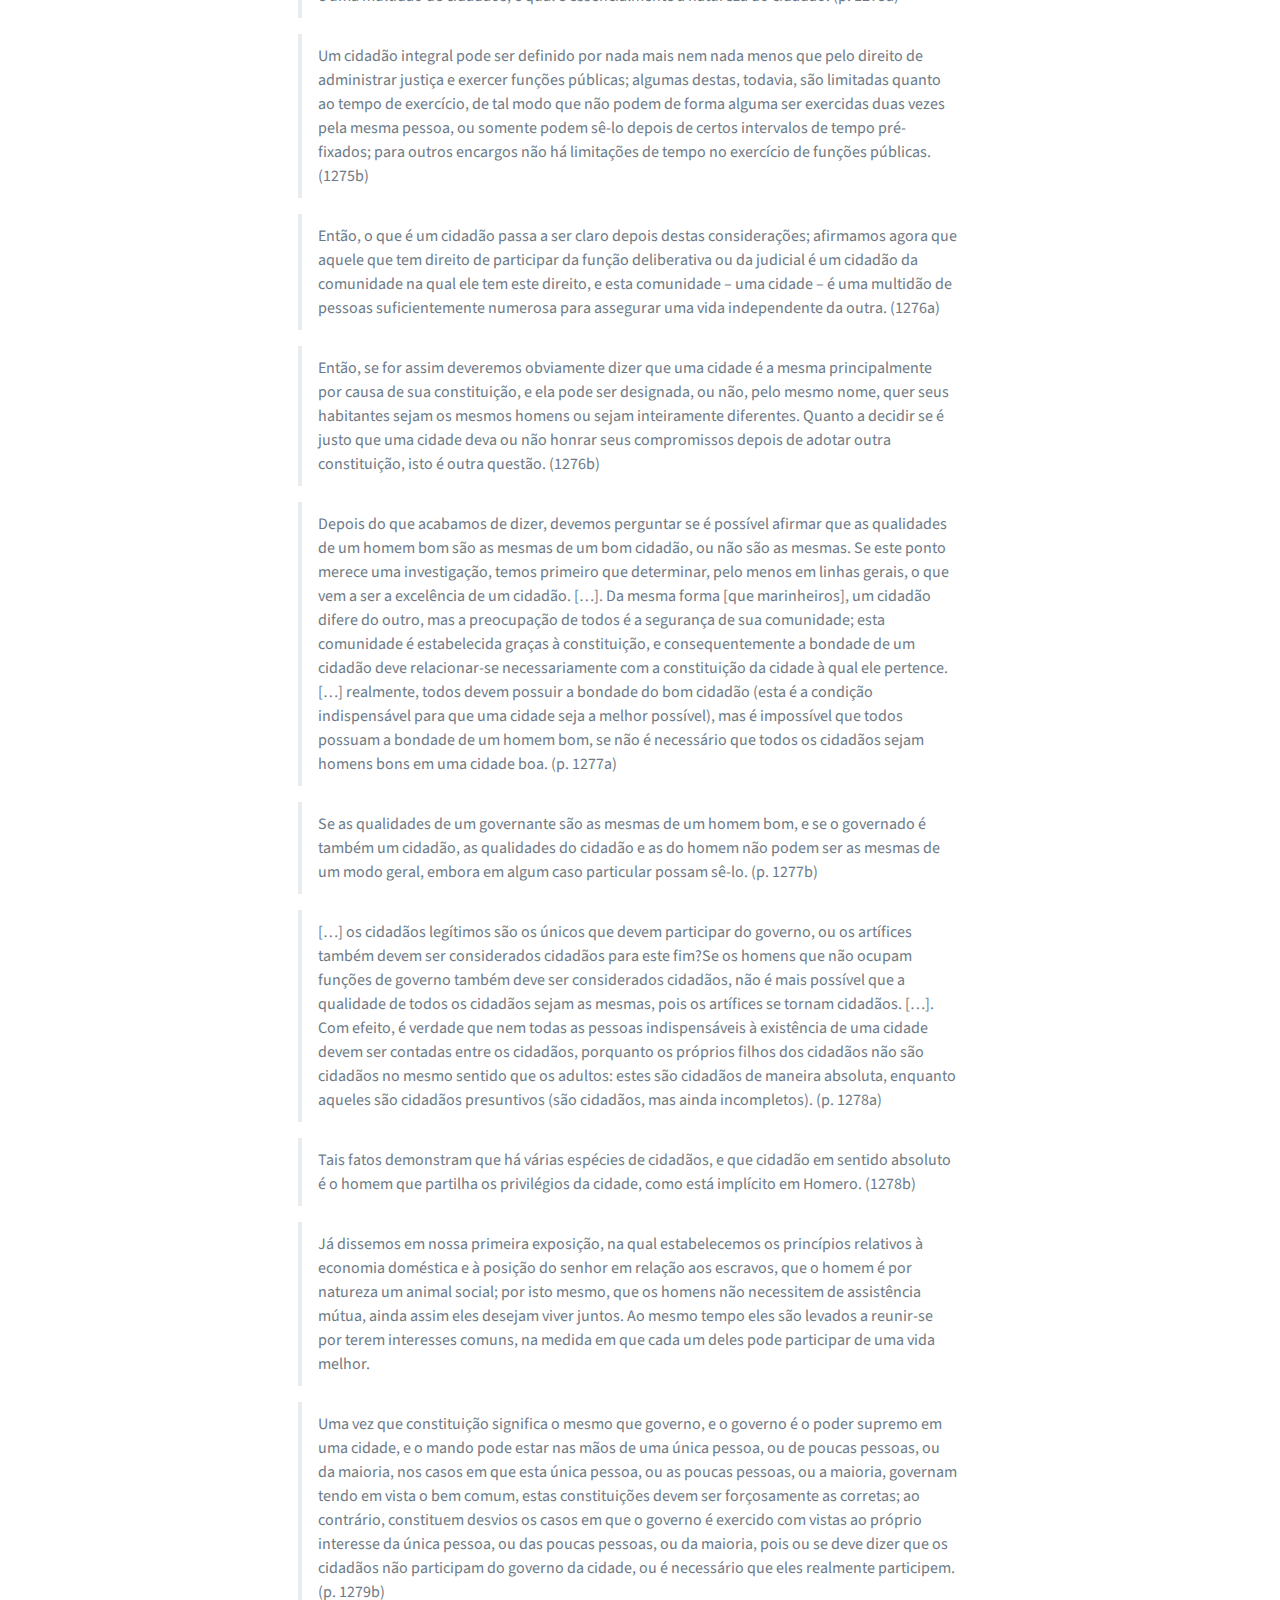
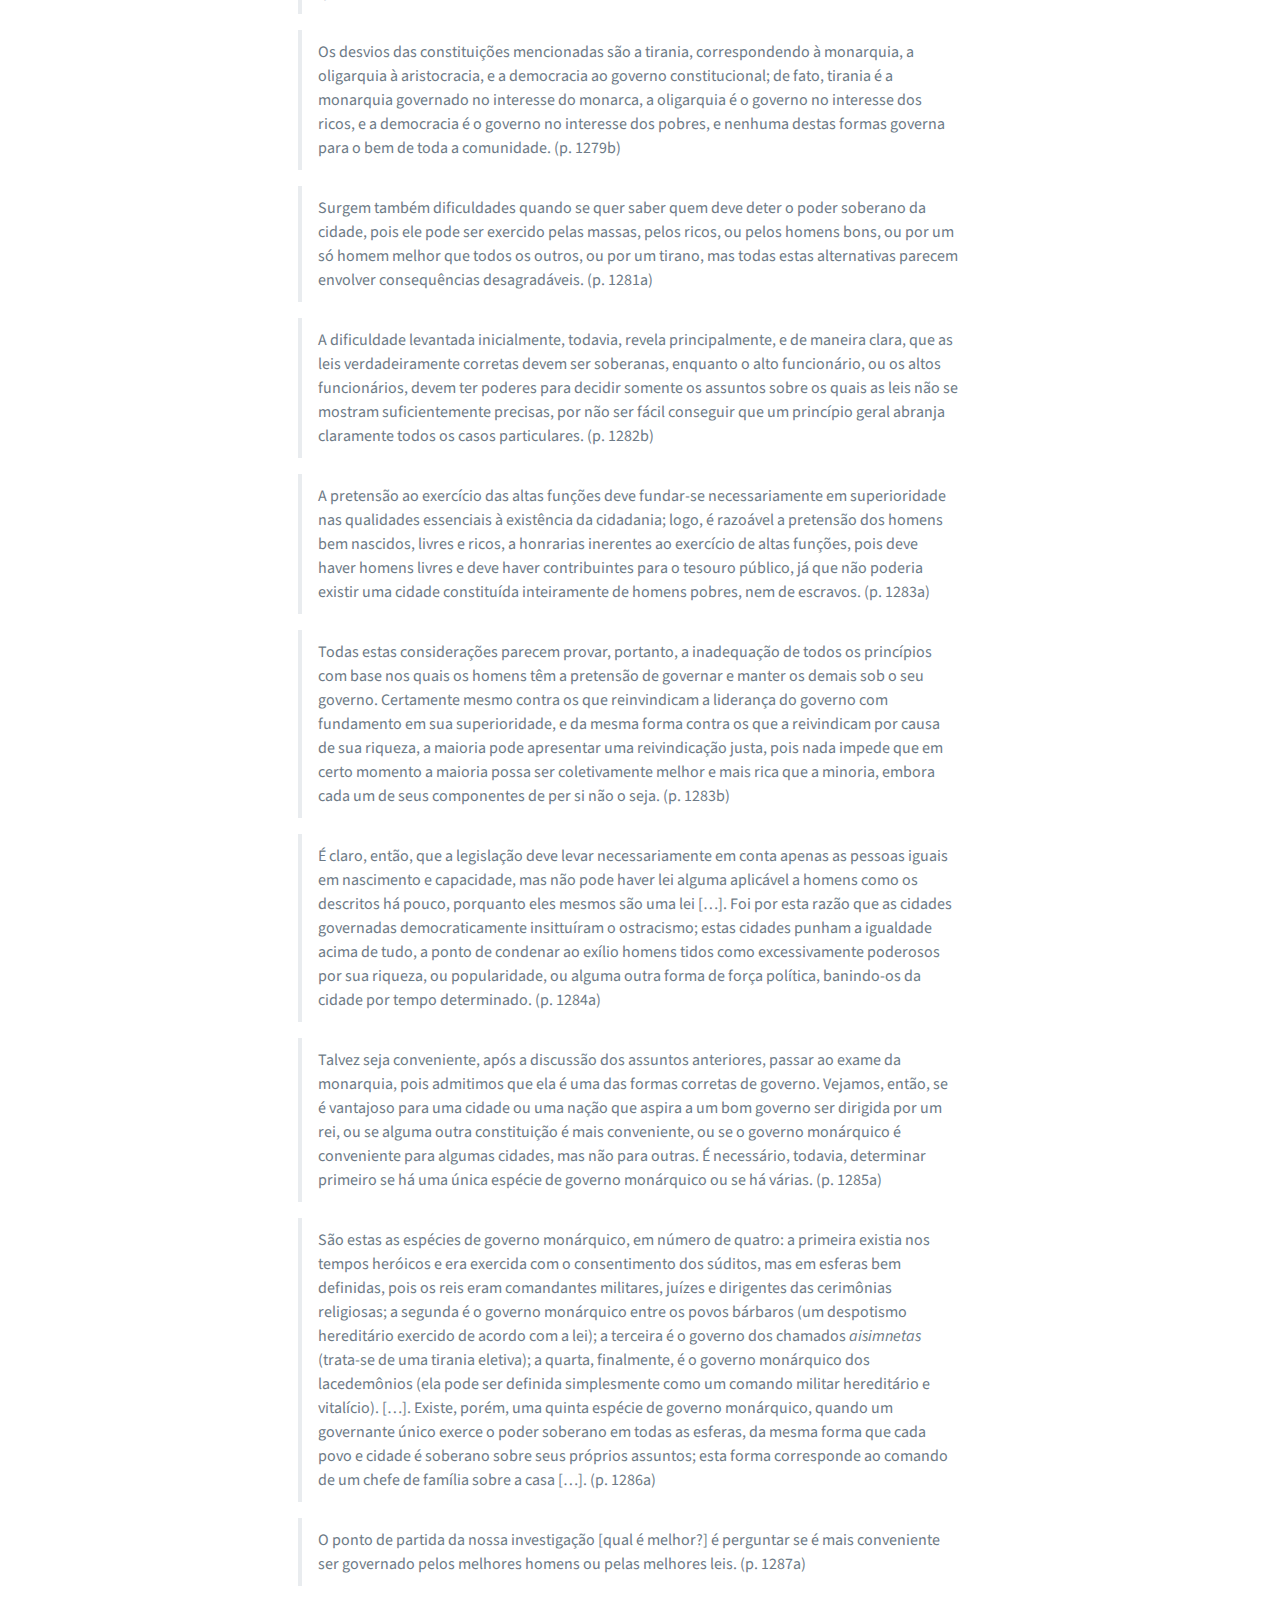
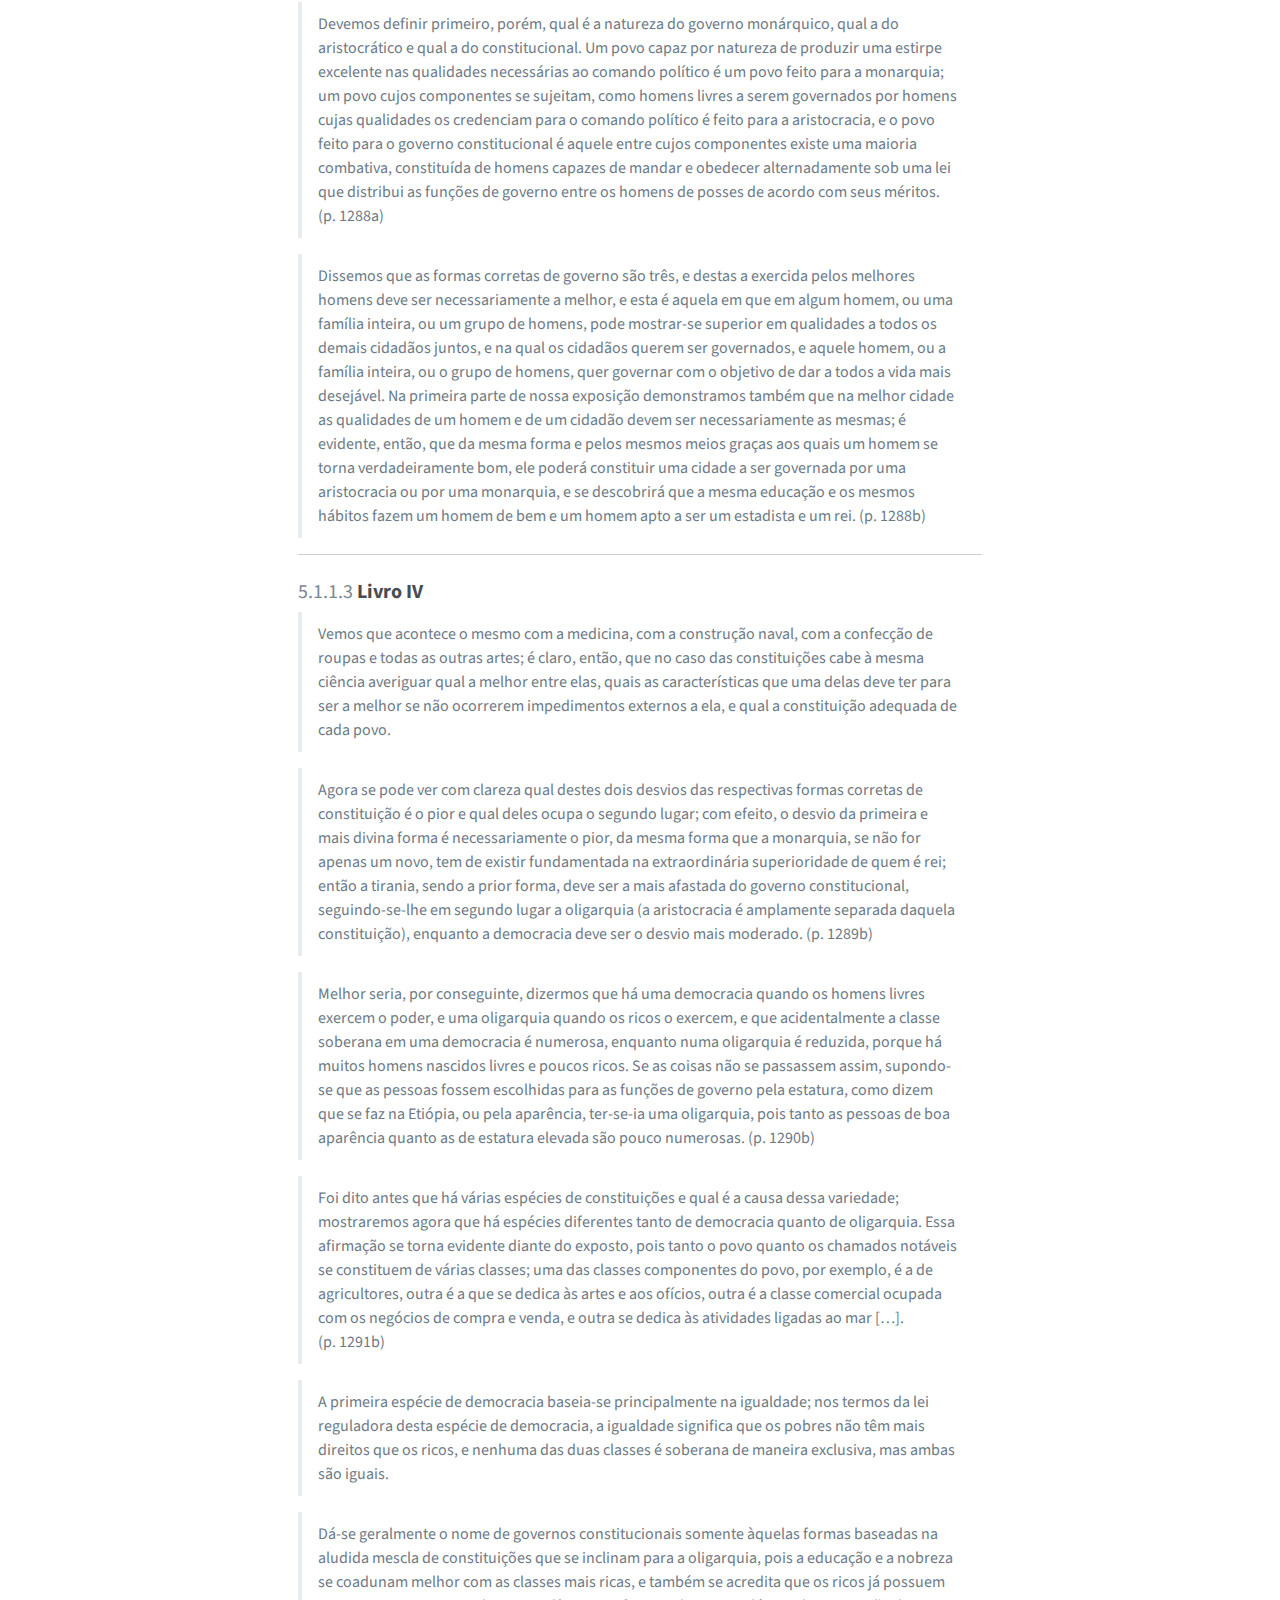
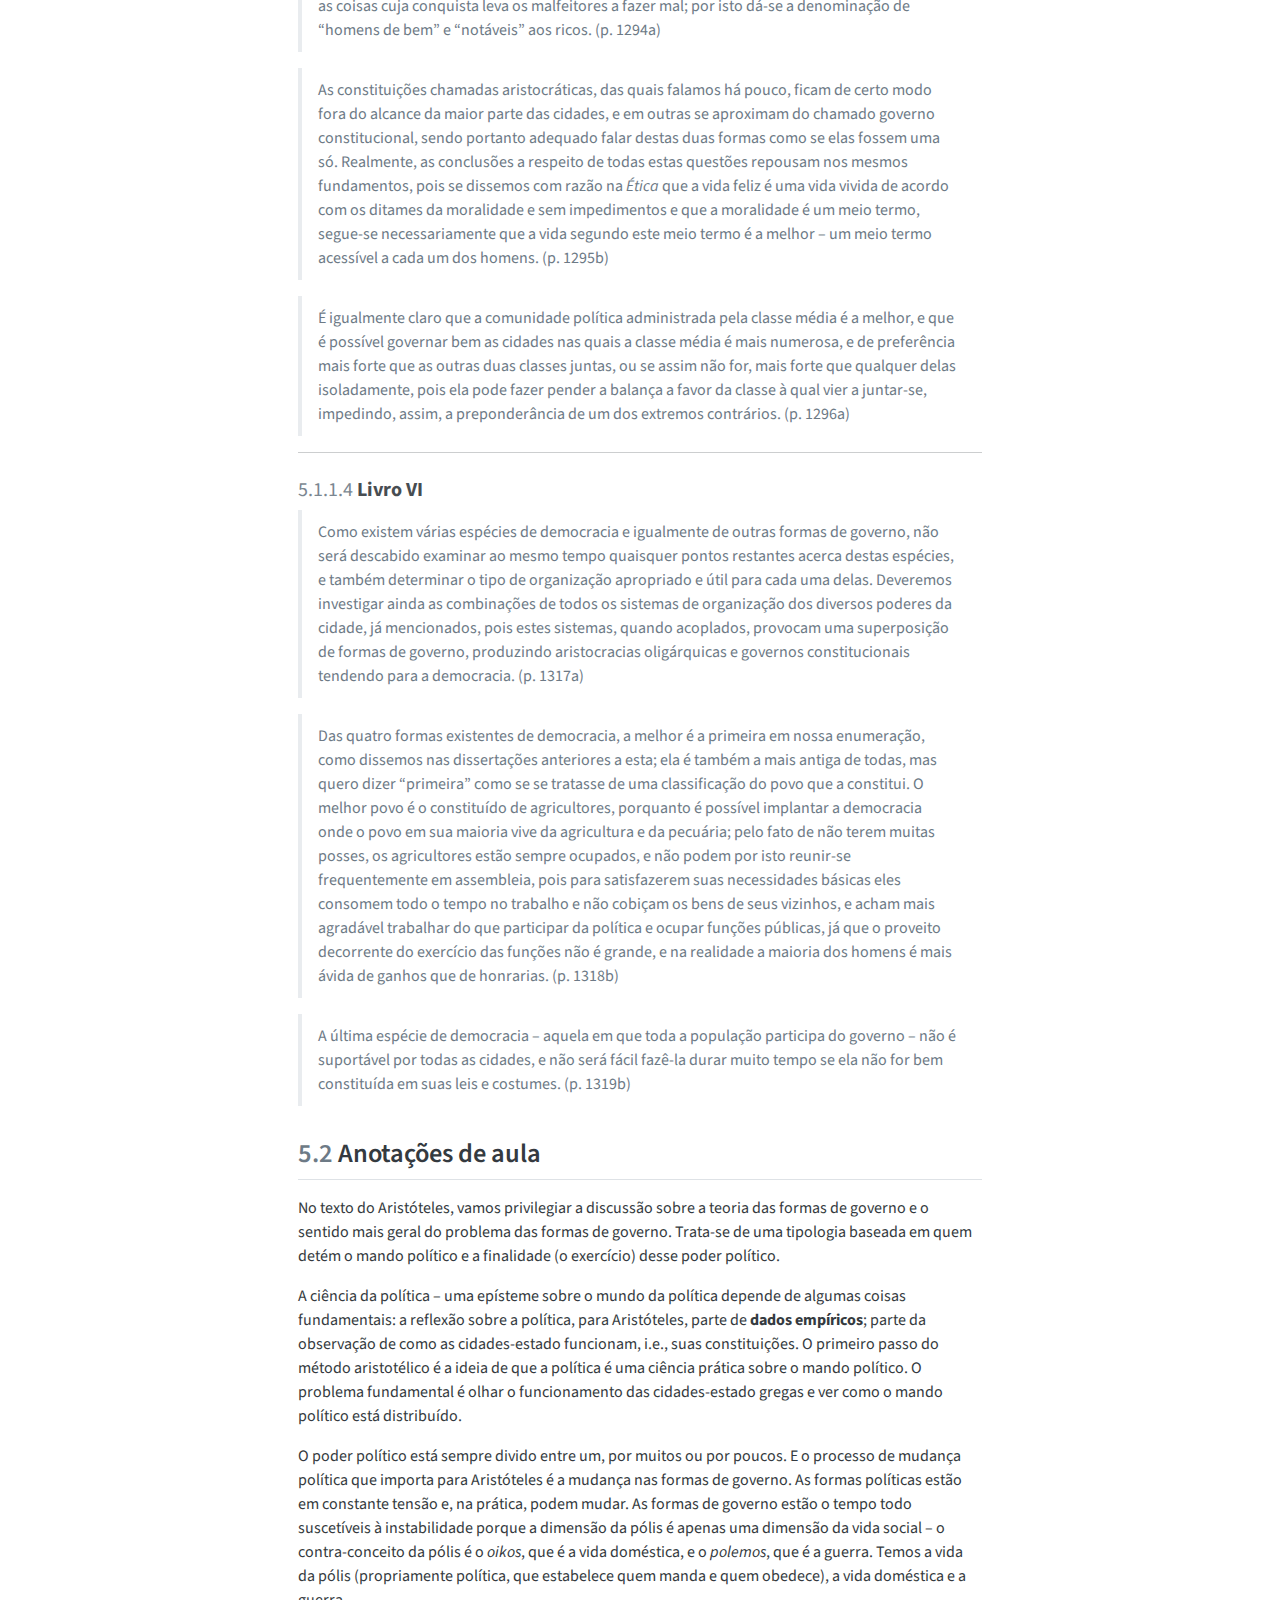
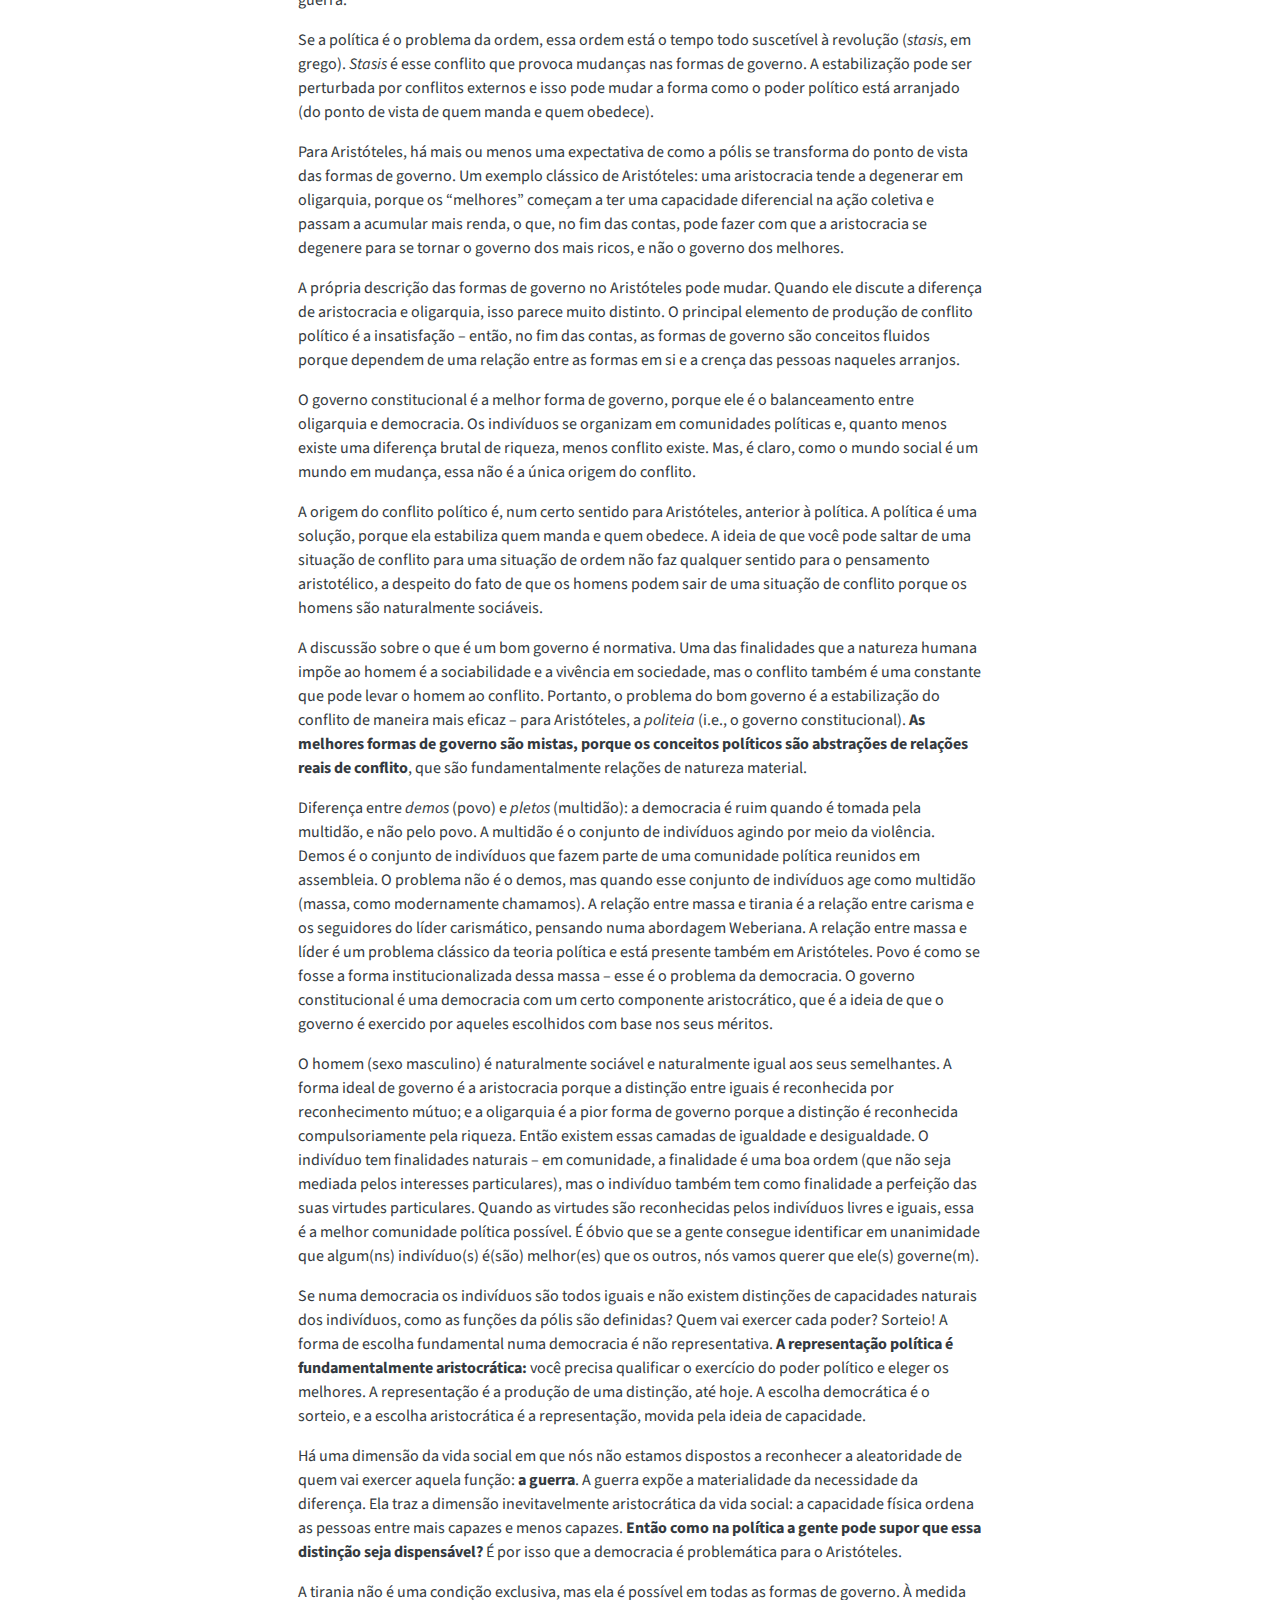
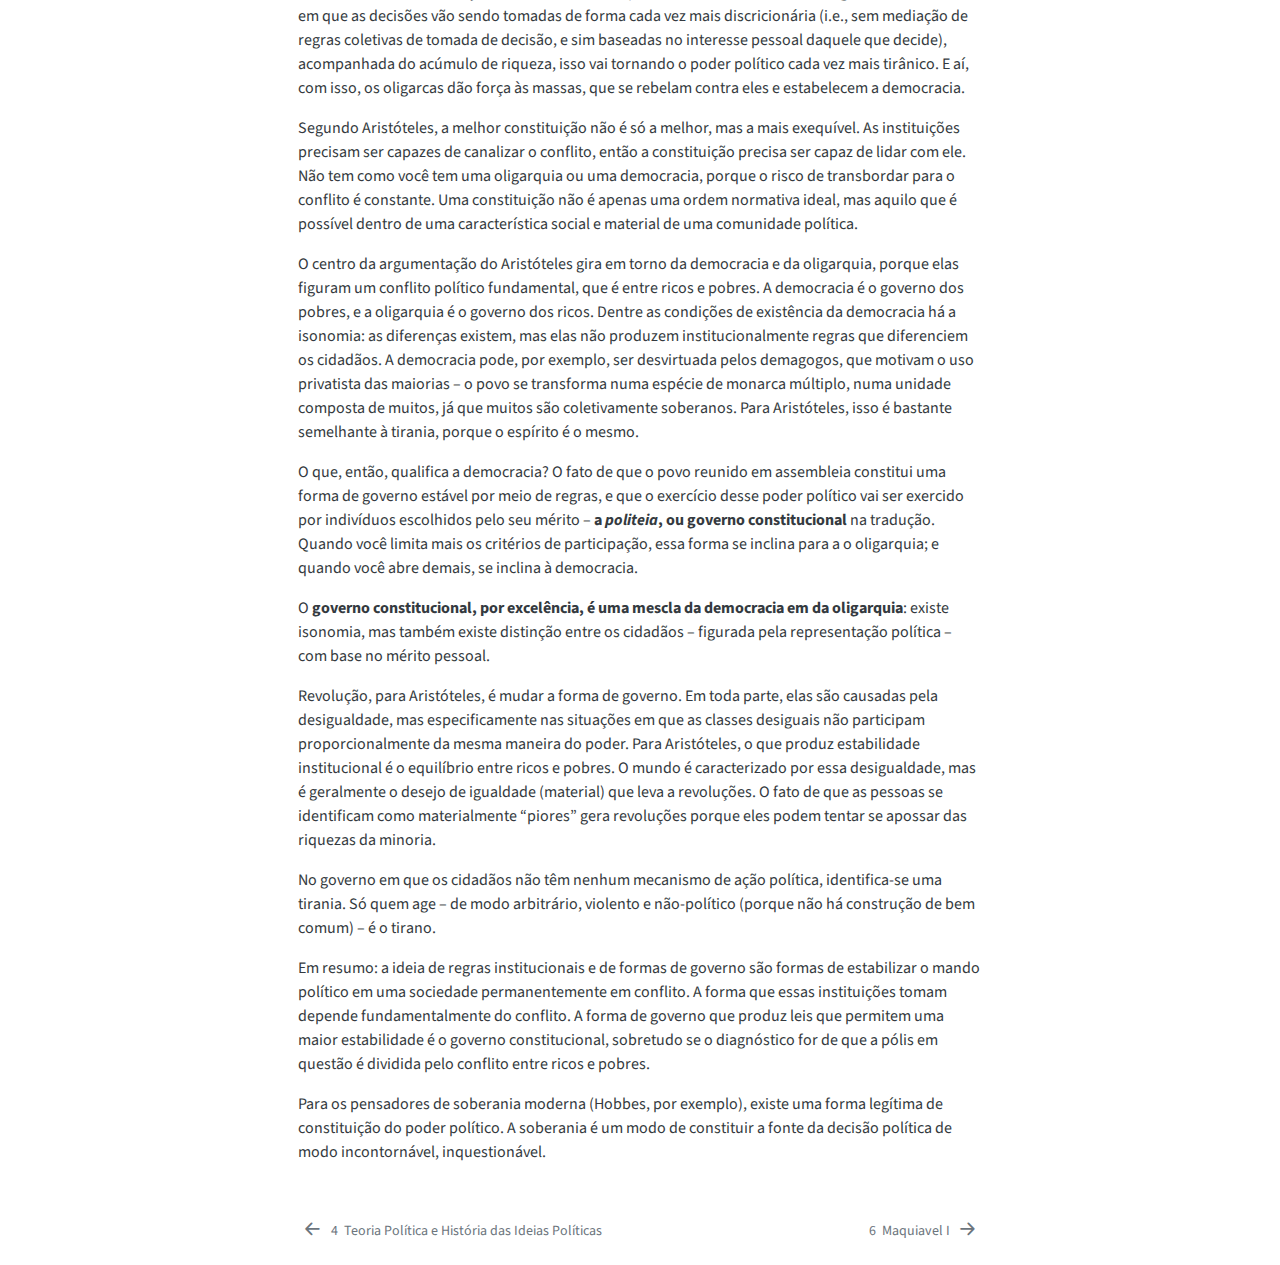
<file: docs/aulas/aula-4.html>
<!DOCTYPE html>
<html xmlns="http://www.w3.org/1999/xhtml" lang="en" xml:lang="en"><head>

<meta charset="utf-8">
<meta name="generator" content="quarto-1.7.23">

<meta name="viewport" content="width=device-width, initial-scale=1.0, user-scalable=yes">

<meta name="author" content="Felipe Lamarca">

<title>5&nbsp; Aristóteles – Teoria Política I</title>
<style>
code{white-space: pre-wrap;}
span.smallcaps{font-variant: small-caps;}
div.columns{display: flex; gap: min(4vw, 1.5em);}
div.column{flex: auto; overflow-x: auto;}
div.hanging-indent{margin-left: 1.5em; text-indent: -1.5em;}
ul.task-list{list-style: none;}
ul.task-list li input[type="checkbox"] {
  width: 0.8em;
  margin: 0 0.8em 0.2em -1em; /* quarto-specific, see https://github.com/quarto-dev/quarto-cli/issues/4556 */ 
  vertical-align: middle;
}
</style>


<script src="../site_libs/quarto-nav/quarto-nav.js"></script>
<script src="../site_libs/quarto-nav/headroom.min.js"></script>
<script src="../site_libs/clipboard/clipboard.min.js"></script>
<script src="../site_libs/quarto-search/autocomplete.umd.js"></script>
<script src="../site_libs/quarto-search/fuse.min.js"></script>
<script src="../site_libs/quarto-search/quarto-search.js"></script>
<meta name="quarto:offset" content="../">
<link href="../aulas/aula-5.html" rel="next">
<link href="../aulas/aula-3.html" rel="prev">
<script src="../site_libs/quarto-html/quarto.js" type="module"></script>
<script src="../site_libs/quarto-html/tabsets/tabsets.js" type="module"></script>
<script src="../site_libs/quarto-html/popper.min.js"></script>
<script src="../site_libs/quarto-html/tippy.umd.min.js"></script>
<script src="../site_libs/quarto-html/anchor.min.js"></script>
<link href="../site_libs/quarto-html/tippy.css" rel="stylesheet">
<link href="../site_libs/quarto-html/quarto-syntax-highlighting-dark-7271f29f9498218151f3120baddb7363.css" rel="stylesheet" class="quarto-color-scheme quarto-color-alternate" id="quarto-text-highlighting-styles">
<link href="../site_libs/quarto-html/quarto-syntax-highlighting-226bd0f977fa82dfae4534cac220d79a.css" rel="stylesheet" class="quarto-color-scheme" id="quarto-text-highlighting-styles">
<script src="../site_libs/bootstrap/bootstrap.min.js"></script>
<link href="../site_libs/bootstrap/bootstrap-icons.css" rel="stylesheet">
<link href="../site_libs/bootstrap/bootstrap-684fd4d5cca103f0a36d8d6452d65d79.min.css" rel="stylesheet" append-hash="true" class="quarto-color-scheme" id="quarto-bootstrap" data-mode="light">
<link href="../site_libs/bootstrap/bootstrap-dark-e48631cd0f686fc60c0a94b589431da6.min.css" rel="stylesheet" append-hash="true" class="quarto-color-scheme quarto-color-alternate" id="quarto-bootstrap" data-mode="dark">
<link href="../site_libs/bootstrap/bootstrap-684fd4d5cca103f0a36d8d6452d65d79.min.css" rel="stylesheet" append-hash="true" class="quarto-color-scheme-extra" id="quarto-bootstrap" data-mode="light">
<script id="quarto-search-options" type="application/json">{
  "location": "sidebar",
  "copy-button": false,
  "collapse-after": 3,
  "panel-placement": "start",
  "type": "textbox",
  "limit": 50,
  "keyboard-shortcut": [
    "f",
    "/",
    "s"
  ],
  "show-item-context": false,
  "language": {
    "search-no-results-text": "No results",
    "search-matching-documents-text": "matching documents",
    "search-copy-link-title": "Copy link to search",
    "search-hide-matches-text": "Hide additional matches",
    "search-more-match-text": "more match in this document",
    "search-more-matches-text": "more matches in this document",
    "search-clear-button-title": "Clear",
    "search-text-placeholder": "",
    "search-detached-cancel-button-title": "Cancel",
    "search-submit-button-title": "Submit",
    "search-label": "Search"
  }
}</script>


<link rel="stylesheet" href="../styles.css">
</head>

<body class="nav-sidebar floating quarto-light"><script id="quarto-html-before-body" type="application/javascript">
    const toggleBodyColorMode = (bsSheetEl) => {
      const mode = bsSheetEl.getAttribute("data-mode");
      const bodyEl = window.document.querySelector("body");
      if (mode === "dark") {
        bodyEl.classList.add("quarto-dark");
        bodyEl.classList.remove("quarto-light");
      } else {
        bodyEl.classList.add("quarto-light");
        bodyEl.classList.remove("quarto-dark");
      }
    }
    const toggleBodyColorPrimary = () => {
      const bsSheetEl = window.document.querySelector("link#quarto-bootstrap:not([rel=disabled-stylesheet])");
      if (bsSheetEl) {
        toggleBodyColorMode(bsSheetEl);
      }
    }
    window.setColorSchemeToggle = (alternate) => {
      const toggles = window.document.querySelectorAll('.quarto-color-scheme-toggle');
      for (let i=0; i < toggles.length; i++) {
        const toggle = toggles[i];
        if (toggle) {
          if (alternate) {
            toggle.classList.add("alternate");
          } else {
            toggle.classList.remove("alternate");
          }
        }
      }
    };
    const toggleColorMode = (alternate) => {
      // Switch the stylesheets
      const primaryStylesheets = window.document.querySelectorAll('link.quarto-color-scheme:not(.quarto-color-alternate)');
      const alternateStylesheets = window.document.querySelectorAll('link.quarto-color-scheme.quarto-color-alternate');
      manageTransitions('#quarto-margin-sidebar .nav-link', false);
      if (alternate) {
        // note: dark is layered on light, we don't disable primary!
        enableStylesheet(alternateStylesheets);
        for (const sheetNode of alternateStylesheets) {
          if (sheetNode.id === "quarto-bootstrap") {
            toggleBodyColorMode(sheetNode);
          }
        }
      } else {
        disableStylesheet(alternateStylesheets);
        enableStylesheet(primaryStylesheets)
        toggleBodyColorPrimary();
      }
      manageTransitions('#quarto-margin-sidebar .nav-link', true);
      // Switch the toggles
      window.setColorSchemeToggle(alternate)
      // Hack to workaround the fact that safari doesn't
      // properly recolor the scrollbar when toggling (#1455)
      if (navigator.userAgent.indexOf('Safari') > 0 && navigator.userAgent.indexOf('Chrome') == -1) {
        manageTransitions("body", false);
        window.scrollTo(0, 1);
        setTimeout(() => {
          window.scrollTo(0, 0);
          manageTransitions("body", true);
        }, 40);
      }
    }
    const disableStylesheet = (stylesheets) => {
      for (let i=0; i < stylesheets.length; i++) {
        const stylesheet = stylesheets[i];
        stylesheet.rel = 'disabled-stylesheet';
      }
    }
    const enableStylesheet = (stylesheets) => {
      for (let i=0; i < stylesheets.length; i++) {
        const stylesheet = stylesheets[i];
        if(stylesheet.rel !== 'stylesheet') { // for Chrome, which will still FOUC without this check
          stylesheet.rel = 'stylesheet';
        }
      }
    }
    const manageTransitions = (selector, allowTransitions) => {
      const els = window.document.querySelectorAll(selector);
      for (let i=0; i < els.length; i++) {
        const el = els[i];
        if (allowTransitions) {
          el.classList.remove('notransition');
        } else {
          el.classList.add('notransition');
        }
      }
    }
    const isFileUrl = () => {
      return window.location.protocol === 'file:';
    }
    window.hasAlternateSentinel = () => {
      let styleSentinel = getColorSchemeSentinel();
      if (styleSentinel !== null) {
        return styleSentinel === "alternate";
      } else {
        return false;
      }
    }
    const setStyleSentinel = (alternate) => {
      const value = alternate ? "alternate" : "default";
      if (!isFileUrl()) {
        window.localStorage.setItem("quarto-color-scheme", value);
      } else {
        localAlternateSentinel = value;
      }
    }
    const getColorSchemeSentinel = () => {
      if (!isFileUrl()) {
        const storageValue = window.localStorage.getItem("quarto-color-scheme");
        return storageValue != null ? storageValue : localAlternateSentinel;
      } else {
        return localAlternateSentinel;
      }
    }
    const toggleGiscusIfUsed = (isAlternate, darkModeDefault) => {
      const baseTheme = document.querySelector('#giscus-base-theme')?.value ?? 'light';
      const alternateTheme = document.querySelector('#giscus-alt-theme')?.value ?? 'dark';
      let newTheme = '';
      if(darkModeDefault) {
        newTheme = isAlternate ? baseTheme : alternateTheme;
      } else {
        newTheme = isAlternate ? alternateTheme : baseTheme;
      }
      const changeGiscusTheme = () => {
        // From: https://github.com/giscus/giscus/issues/336
        const sendMessage = (message) => {
          const iframe = document.querySelector('iframe.giscus-frame');
          if (!iframe) return;
          iframe.contentWindow.postMessage({ giscus: message }, 'https://giscus.app');
        }
        sendMessage({
          setConfig: {
            theme: newTheme
          }
        });
      }
      const isGiscussLoaded = window.document.querySelector('iframe.giscus-frame') !== null;
      if (isGiscussLoaded) {
        changeGiscusTheme();
      }
    };
    const darkModeDefault = false;
    document.querySelector('link.quarto-color-scheme-extra').rel = 'disabled-stylesheet';
    let localAlternateSentinel = darkModeDefault ? 'alternate' : 'default';
    // Dark / light mode switch
    window.quartoToggleColorScheme = () => {
      // Read the current dark / light value
      let toAlternate = !window.hasAlternateSentinel();
      toggleColorMode(toAlternate);
      setStyleSentinel(toAlternate);
      toggleGiscusIfUsed(toAlternate, darkModeDefault);
    };
    // Switch to dark mode if need be
    if (window.hasAlternateSentinel()) {
      toggleColorMode(true);
    } else {
      toggleColorMode(false);
    }
  </script>

<div id="quarto-search-results"></div>
  <header id="quarto-header" class="headroom fixed-top">
  <nav class="quarto-secondary-nav">
    <div class="container-fluid d-flex">
      <button type="button" class="quarto-btn-toggle btn" data-bs-toggle="collapse" role="button" data-bs-target=".quarto-sidebar-collapse-item" aria-controls="quarto-sidebar" aria-expanded="false" aria-label="Toggle sidebar navigation" onclick="if (window.quartoToggleHeadroom) { window.quartoToggleHeadroom(); }">
        <i class="bi bi-layout-text-sidebar-reverse"></i>
      </button>
        <nav class="quarto-page-breadcrumbs" aria-label="breadcrumb"><ol class="breadcrumb"><li class="breadcrumb-item"><a href="../aulas/aula-1.html">Aulas</a></li><li class="breadcrumb-item"><a href="../aulas/aula-4.html"><span class="chapter-number">5</span>&nbsp; <span class="chapter-title">Aristóteles</span></a></li></ol></nav>
        <a class="flex-grow-1" role="navigation" data-bs-toggle="collapse" data-bs-target=".quarto-sidebar-collapse-item" aria-controls="quarto-sidebar" aria-expanded="false" aria-label="Toggle sidebar navigation" onclick="if (window.quartoToggleHeadroom) { window.quartoToggleHeadroom(); }">      
        </a>
      <button type="button" class="btn quarto-search-button" aria-label="Search" onclick="window.quartoOpenSearch();">
        <i class="bi bi-search"></i>
      </button>
    </div>
  </nav>
</header>
<!-- content -->
<div id="quarto-content" class="quarto-container page-columns page-rows-contents page-layout-article">
<!-- sidebar -->
  <nav id="quarto-sidebar" class="sidebar collapse collapse-horizontal quarto-sidebar-collapse-item sidebar-navigation floating overflow-auto">
    <div class="pt-lg-2 mt-2 text-left sidebar-header">
    <div class="sidebar-title mb-0 py-0">
      <a href="../">Teoria Política I</a> 
        <div class="sidebar-tools-main">
  <a href="" class="quarto-color-scheme-toggle quarto-navigation-tool  px-1" onclick="window.quartoToggleColorScheme(); return false;" title="Toggle dark mode"><i class="bi"></i></a>
</div>
    </div>
      </div>
        <div class="mt-2 flex-shrink-0 align-items-center">
        <div class="sidebar-search">
        <div id="quarto-search" class="" title="Search"></div>
        </div>
        </div>
    <div class="sidebar-menu-container"> 
    <ul class="list-unstyled mt-1">
        <li class="sidebar-item">
  <div class="sidebar-item-container"> 
  <a href="../index.html" class="sidebar-item-text sidebar-link">
 <span class="menu-text"><span class="chapter-number">1</span>&nbsp; <span class="chapter-title">Teoria Política</span></span></a>
  </div>
</li>
        <li class="sidebar-item sidebar-item-section">
      <div class="sidebar-item-container"> 
            <a class="sidebar-item-text sidebar-link text-start" data-bs-toggle="collapse" data-bs-target="#quarto-sidebar-section-1" role="navigation" aria-expanded="true">
 <span class="menu-text">Aulas</span></a>
          <a class="sidebar-item-toggle text-start" data-bs-toggle="collapse" data-bs-target="#quarto-sidebar-section-1" role="navigation" aria-expanded="true" aria-label="Toggle section">
            <i class="bi bi-chevron-right ms-2"></i>
          </a> 
      </div>
      <ul id="quarto-sidebar-section-1" class="collapse list-unstyled sidebar-section depth1 show">  
          <li class="sidebar-item">
  <div class="sidebar-item-container"> 
  <a href="../aulas/aula-1.html" class="sidebar-item-text sidebar-link">
 <span class="menu-text"><span class="chapter-number">2</span>&nbsp; <span class="chapter-title">Teoria Política e Ciência Política</span></span></a>
  </div>
</li>
          <li class="sidebar-item">
  <div class="sidebar-item-container"> 
  <a href="../aulas/aula-2.html" class="sidebar-item-text sidebar-link">
 <span class="menu-text"><span class="chapter-number">3</span>&nbsp; <span class="chapter-title">Teoria Política e História das Ideias Políticas</span></span></a>
  </div>
</li>
          <li class="sidebar-item">
  <div class="sidebar-item-container"> 
  <a href="../aulas/aula-3.html" class="sidebar-item-text sidebar-link">
 <span class="menu-text"><span class="chapter-number">4</span>&nbsp; <span class="chapter-title">Teoria Política e História das Ideias Políticas</span></span></a>
  </div>
</li>
          <li class="sidebar-item">
  <div class="sidebar-item-container"> 
  <a href="../aulas/aula-4.html" class="sidebar-item-text sidebar-link active">
 <span class="menu-text"><span class="chapter-number">5</span>&nbsp; <span class="chapter-title">Aristóteles</span></span></a>
  </div>
</li>
          <li class="sidebar-item">
  <div class="sidebar-item-container"> 
  <a href="../aulas/aula-5.html" class="sidebar-item-text sidebar-link">
 <span class="menu-text"><span class="chapter-number">6</span>&nbsp; <span class="chapter-title">Maquiavel I</span></span></a>
  </div>
</li>
          <li class="sidebar-item">
  <div class="sidebar-item-container"> 
  <a href="../aulas/aula-6.html" class="sidebar-item-text sidebar-link">
 <span class="menu-text"><span class="chapter-number">7</span>&nbsp; <span class="chapter-title">Maquiavel II</span></span></a>
  </div>
</li>
          <li class="sidebar-item">
  <div class="sidebar-item-container"> 
  <a href="../aulas/aula-9.html" class="sidebar-item-text sidebar-link">
 <span class="menu-text"><span class="chapter-number">8</span>&nbsp; <span class="chapter-title">Locke I</span></span></a>
  </div>
</li>
          <li class="sidebar-item">
  <div class="sidebar-item-container"> 
  <a href="../aulas/aula-11.html" class="sidebar-item-text sidebar-link">
 <span class="menu-text"><span class="chapter-number">9</span>&nbsp; <span class="chapter-title">Rousseau</span></span></a>
  </div>
</li>
      </ul>
  </li>
        <li class="sidebar-item sidebar-item-section">
      <div class="sidebar-item-container"> 
            <a class="sidebar-item-text sidebar-link text-start" data-bs-toggle="collapse" data-bs-target="#quarto-sidebar-section-2" role="navigation" aria-expanded="true">
 <span class="menu-text">Trabalho final</span></a>
          <a class="sidebar-item-toggle text-start" data-bs-toggle="collapse" data-bs-target="#quarto-sidebar-section-2" role="navigation" aria-expanded="true" aria-label="Toggle section">
            <i class="bi bi-chevron-right ms-2"></i>
          </a> 
      </div>
      <ul id="quarto-sidebar-section-2" class="collapse list-unstyled sidebar-section depth1 show">  
          <li class="sidebar-item">
  <div class="sidebar-item-container"> 
  <a href="../trabalho-final/trabalho-final-to-website.html" class="sidebar-item-text sidebar-link">
 <span class="menu-text"><span class="chapter-number">10</span>&nbsp; <span class="chapter-title"><em>Critérios do ‘bom governo’</em>: ciência, teoria e normatividade</span></span></a>
  </div>
</li>
      </ul>
  </li>
    </ul>
    </div>
</nav>
<div id="quarto-sidebar-glass" class="quarto-sidebar-collapse-item" data-bs-toggle="collapse" data-bs-target=".quarto-sidebar-collapse-item"></div>
<!-- margin-sidebar -->
    <div id="quarto-margin-sidebar" class="sidebar margin-sidebar">
        <nav id="TOC" role="doc-toc" class="toc-active">
    <h2 id="toc-title">Table of contents</h2>
   
  <ul>
  <li><a href="#anotações-das-leituras" id="toc-anotações-das-leituras" class="nav-link active" data-scroll-target="#anotações-das-leituras"><span class="header-section-number">5.1</span> Anotações das leituras</a>
  <ul class="collapse">
  <li><a href="#aristóteles.-política.-tradução-de-mario-da-gama-kury.-são-paulo-editora-madamu-2021.-livros-i-iii-iv-v-e-vi." id="toc-aristóteles.-política.-tradução-de-mario-da-gama-kury.-são-paulo-editora-madamu-2021.-livros-i-iii-iv-v-e-vi." class="nav-link" data-scroll-target="#aristóteles.-política.-tradução-de-mario-da-gama-kury.-são-paulo-editora-madamu-2021.-livros-i-iii-iv-v-e-vi."><span class="header-section-number">5.1.1</span> ARISTÓTELES. Política. Tradução de Mario da Gama Kury. São Paulo: Editora Madamu, 2021. Livros I, III, IV, V e VI.</a></li>
  </ul></li>
  <li><a href="#anotações-de-aula" id="toc-anotações-de-aula" class="nav-link" data-scroll-target="#anotações-de-aula"><span class="header-section-number">5.2</span> Anotações de aula</a></li>
  </ul>
</nav>
    </div>
<!-- main -->
<main class="content" id="quarto-document-content">


<header id="title-block-header" class="quarto-title-block default"><nav class="quarto-page-breadcrumbs quarto-title-breadcrumbs d-none d-lg-block" aria-label="breadcrumb"><ol class="breadcrumb"><li class="breadcrumb-item"><a href="../aulas/aula-1.html">Aulas</a></li><li class="breadcrumb-item"><a href="../aulas/aula-4.html"><span class="chapter-number">5</span>&nbsp; <span class="chapter-title">Aristóteles</span></a></li></ol></nav>
<div class="quarto-title">
<h1 class="title"><span class="chapter-number">5</span>&nbsp; <span class="chapter-title">Aristóteles</span></h1>
</div>



<div class="quarto-title-meta">

    <div>
    <div class="quarto-title-meta-heading">Author</div>
    <div class="quarto-title-meta-contents">
             <p>Felipe Lamarca <a href="mailto:felipelamarca@iesp.uerj.br" class="quarto-title-author-email"><i class="bi bi-envelope"></i></a> </p>
          </div>
  </div>
    
  
    
  </div>
  


</header>


<section id="anotações-das-leituras" class="level2" data-number="5.1">
<h2 data-number="5.1" class="anchored" data-anchor-id="anotações-das-leituras"><span class="header-section-number">5.1</span> Anotações das leituras</h2>
<section id="aristóteles.-política.-tradução-de-mario-da-gama-kury.-são-paulo-editora-madamu-2021.-livros-i-iii-iv-v-e-vi." class="level3" data-number="5.1.1">
<h3 data-number="5.1.1" class="anchored" data-anchor-id="aristóteles.-política.-tradução-de-mario-da-gama-kury.-são-paulo-editora-madamu-2021.-livros-i-iii-iv-v-e-vi."><span class="header-section-number">5.1.1</span> ARISTÓTELES. Política. Tradução de Mario da Gama Kury. São Paulo: Editora Madamu, 2021. Livros I, III, IV, V e VI.</h3>
<section id="livro-i" class="level4" data-number="5.1.1.1">
<h4 data-number="5.1.1.1" class="anchored" data-anchor-id="livro-i"><span class="header-section-number">5.1.1.1</span> <strong>Livro I</strong></h4>
<blockquote class="blockquote">
<p>Vemos que toda cidade é uma espécie de comunidade e toda comunidade se forma com vistas a algum bem, pois todas as ações de todos os homens são praticadas com vistas ao que lhes parece um bem; se todas as comunidades visam a algum bem, é evidente que a mais importante de todas elas e que inclui todas as outras tem mais que todas este objetivo e visa ao mais importante de todos os bens; ela se chama cidade e é a comunidade política. (1252a)</p>
</blockquote>
<blockquote class="blockquote">
<p>Da mesma forma que em outras matérias é necessário decompor o conjunto até chegar a seus elementos mais simples (<strong>estes são as menores partes de um todo</strong>), com a cidade também, examinando os elementos dos quais ela se compõe discerniremos melhor, em relação a estas diferentes espécies de mando, qual é a distinção entre elas, e saberemos se é possível chegar a uma conclusão em bases científicas a propósito de cada afirmação feita pouco antes. <strong>Se estudarmos as coisas em seu estágio inicial de desenvolvimento, quer se trate deste assunto ou de outros, teremos uma visão mais clara delas</strong>. (1252a)</p>
</blockquote>
<blockquote class="blockquote">
<p>Estas considerações deixam claro que a cidade é uma criação natural, e que o <strong>homem é por natureza um animal social</strong>, e um homem que por natureza, e não por mero acidente, não fizesse parte de cidade alguma, seria desprezível ou estaria acima da humanidade […]. Agora é evidente que o homem, muito mais do que a abelha ou outro animal gregário, é um animal social. Como costumamos dizer,** a natureza nada faz sem um propósito, e o homem é o único entre os animais que tem o dom da fala**. (1253a)</p>
</blockquote>
<blockquote class="blockquote">
<p>Na ordem natural a cidade tem precedência sobre a família e sobre cada um de nós individualmente, pois o todo deve necessariamente ter precedência sobre as partes; com efeito, quando todo o corpo é destruído pé e mão já não existem, a não ser de maneira equívoca, como quando se diz que a mão esculpida em pedra é mão, pois a mão nessas circunstâncias para nada servirá e <strong>todas as coisas são definidas por sua função e atividade, de tal forma que quando elas já não forem capazes de perfazer sua função não se poderá dizer que são as mesmas coisas</strong>; elas terão apenas o mesmo nome. (1253a)</p>
</blockquote>
<blockquote class="blockquote">
<p>É claro, portanto, que cada cidade tem precedência por natureza sobre o indivíduo. De fato, se cada indivíduo isoladamente não é auto-suficiente, consequentemente em relação à cidade ele é como as outras partes em relação ao seu todo, e um homem incapaz de integrar-se na comunidade, o que seja auto-suficiente a ponto de não ter a necessidade de fazê-lo, não é parte de uma cidade, por ser um animal selvagem ou um deus. (1253a)</p>
</blockquote>
<blockquote class="blockquote">
<p>Mandar e obedecer são condições não somente inevitáveis mas também convenientes. Alguns seres, com efeito, desde a hora de seu nascimento são marcados para ser mandados ou para mandar, e há muitas espécies de mandantes e mandados […]. (p.&nbsp;1254a)</p>
</blockquote>
<blockquote class="blockquote">
<p>De conformidade com o que dizemos, é num ser vivo que se pode discernir a natureza do comando do senhor e do estadista: a alma domina o corpo com a prepotência de um senhor, e a inteligência domina os desejos com a autoridade de um estadista ou rei; estes exemplos evidenciam que para o corpo é natural e conveniente ser governado pela alma, e para a parte emocional ser governada pela inteligência – a parte dotada de razão, enquanto para as duas partes estar em igualdade ou posições contrárias é nocivo em todos os casos. (1254b)</p>
</blockquote>
<blockquote class="blockquote">
<p>A intenção da natureza é fazer também os corpos dos homens livres e dos escravos diferentes – os últimos fortes para as atividades servis, os primeiros erectos, incapazes para tais trabalhos mas aptos para a vida de cidadãos. (1254b)</p>
</blockquote>
<blockquote class="blockquote">
<p>Uma delas [artes] é natural e a outra não é, resultando de certa experiência e habilidade. Podemos iniciar o seu estudo com a seguinte observação: há duas maneiras de usar cada bem; ambos os usos se relacionam com o próprio bem, mas não se relacionam da mesma maneira – uma é peculiar à coisa e a outra não lhe é peculiar. Tomemos como exemplo um sapato: ele pode ser calçado e pode ser permutado, e ambas as situações são maneiras de utilizar-se de um sapato; com efeito, mesmo quem permuta um sapato por dinheiro ou gêneros alimentícios, com quem o quer possuir, utiliza-o como sapato, embora não seja este o uso específico do sapato, que não foi criado com o propósito de ser permutado. (1257a)</p>
</blockquote>
<blockquote class="blockquote">
<p>A causa deste estado de espírito [“todas as pessoas engajadas em enriquecer tentam aumentar o seu dinheiro ao infinito”] é o fato de a intenção destas pessoas ser apenas viver, e não viver bem; da mesma forma que o desejo de viver é ilimitado, elas querem que os meios de satisfazê-lo também sejam ilimitados. (1258a)</p>
</blockquote>
<blockquote class="blockquote">
<p>Discutimos o ramo da arte de enriquecer que trata do supérfluo, definindo-o e explicando a razão de recorrermos a ele, e o ramo que trata do necessário, mostrando que este último, dedicado a assegurar a subsistência, é diferente do consagrado ao supérfluo e é por natureza parte da economia doméstica; ele não se assemelha ao ramo ilimitado, pois tem um limite. (p.&nbsp;1258a)</p>
</blockquote>
<blockquote class="blockquote">
<p>Como dissemos antes, esta arte se desdobra em duas, e um de seus ramos é de natureza comercial, enquanto o outro pertence à economia doméstica; este último ramo é necessário e louvável, enquanto o ramo ligado à permuta é justamente censurado (ele não é conforme à natureza, e nele alguns homens ganham à custa de outros). <strong>Sendo assim, a usura é detestada com muita razão, pois seu ganho vem do próprio dinheiro, e não daquilo que levou à sua invenção</strong>. (p.&nbsp;1258b)</p>
</blockquote>
<blockquote class="blockquote">
<p>Como dissemos antes, a ciência da economia doméstica tem três ramos – um trata das relações entre senhor e escravo, outro das relações entre pai e filhos, e outro das relações entre marido e mulher, pois fazem parte da economia doméstica o comando da mulher e dos filhos pelo chefe da família (dela e deles como criaturas livres, embora não com a mesma forma de comando, mas o da mulher de maneira democrática e o dos filhos monarquicamente), com efeito, o macho é naturalmente mais apto para o comando do que a fêmea (exceto em alguns casos em que sua união se constitui contra a natureza) e o mais idoso e plenamente desenvolvido é amis apto que os mais jovens e imaturos.</p>
</blockquote>
<blockquote class="blockquote">
<p>É evidente, portanto, que ambos devem possuir qualidades morais, mas que há diferenças entre suas qualidades, da mesma forma que há diferenças entre aqueles que são por natureza comandantes e comandados. Isto nos leva imediatamente de volta à natureza da alma: nesta, há por natureza uma parte que comanda e uma parte que é comandada, às quais atribuímos qualidades diferentes, ou seja, a qualidade do racional e a do irracional. É claro, então, que o mesmo princípio se aplica aos outros casos de comandante e comendado. Logo, há por natureza várias classes de comandantes e comandados, pois de maneiras diferentes o homem livre comanda o escravo, o macho comanda a fêmea e o homem comanda a criança. Todos possuem as várias partes da alma, mas possuem-nas diferentemente, pois o escravo não possui de forma alguma a faculdade de deliberar, enquanto a mulher a possui, mas sem autoridade plena, e a criança a te, posto que ainda em formação. […]. Logo, o comandante deve possuir qualidades morais de forma perfeia, pois sua função, de maneira absoluta, é aquela de um organizador, e a razão é organizadora; os comandados, por outro lado, devem partilhar desta qualidade na medida em que lhes é conveniente (p.&nbsp;1260a)</p>
</blockquote>
<blockquote class="blockquote">
<p>Com efeito, uma vez que cada família é parte de uma cidade, e as pessoas a cujas relações nos referimos são partes de uma família, e que as qualidades das partes estão ligadas às do todo, impõe-se que a educação das crianças e das mulheres seja conduzida com vistas à forma de constituição adotada, se faz alguma diferença para a qualidade da cidade que as crianças tenham qualidades e que as mulheres tenham qualidades. (p.&nbsp;1260b-1261a)</p>
</blockquote>
<hr>
</section>
<section id="livro-iii" class="level4" data-number="5.1.1.2">
<h4 data-number="5.1.1.2" class="anchored" data-anchor-id="livro-iii"><span class="header-section-number">5.1.1.2</span> <strong>Livro III</strong></h4>
<blockquote class="blockquote">
<p>[…] é claro, portanto, que devemos primeiro investigar a natureza do cidadão, pois uma cidade é uma multidão de cidadãos, e qual é essencialmente a natureza do cidadão. (p.&nbsp;1275a)</p>
</blockquote>
<blockquote class="blockquote">
<p>Um cidadão integral pode ser definido por nada mais nem nada menos que pelo direito de administrar justiça e exercer funções públicas; algumas destas, todavia, são limitadas quanto ao tempo de exercício, de tal modo que não podem de forma alguma ser exercidas duas vezes pela mesma pessoa, ou somente podem sê-lo depois de certos intervalos de tempo pré-fixados; para outros encargos não há limitações de tempo no exercício de funções públicas. (1275b)</p>
</blockquote>
<blockquote class="blockquote">
<p>Então, o que é um cidadão passa a ser claro depois destas considerações; afirmamos agora que aquele que tem direito de participar da função deliberativa ou da judicial é um cidadão da comunidade na qual ele tem este direito, e esta comunidade – uma cidade – é uma multidão de pessoas suficientemente numerosa para assegurar uma vida independente da outra. (1276a)</p>
</blockquote>
<blockquote class="blockquote">
<p>Então, se for assim deveremos obviamente dizer que uma cidade é a mesma principalmente por causa de sua constituição, e ela pode ser designada, ou não, pelo mesmo nome, quer seus habitantes sejam os mesmos homens ou sejam inteiramente diferentes. Quanto a decidir se é justo que uma cidade deva ou não honrar seus compromissos depois de adotar outra constituição, isto é outra questão. (1276b)</p>
</blockquote>
<blockquote class="blockquote">
<p>Depois do que acabamos de dizer, devemos perguntar se é possível afirmar que as qualidades de um homem bom são as mesmas de um bom cidadão, ou não são as mesmas. Se este ponto merece uma investigação, temos primeiro que determinar, pelo menos em linhas gerais, o que vem a ser a excelência de um cidadão. […]. Da mesma forma [que marinheiros], um cidadão difere do outro, mas a preocupação de todos é a segurança de sua comunidade; esta comunidade é estabelecida graças à constituição, e consequentemente a bondade de um cidadão deve relacionar-se necessariamente com a constituição da cidade à qual ele pertence. […] realmente, todos devem possuir a bondade do bom cidadão (esta é a condição indispensável para que uma cidade seja a melhor possível), mas é impossível que todos possuam a bondade de um homem bom, se não é necessário que todos os cidadãos sejam homens bons em uma cidade boa. (p.&nbsp;1277a)</p>
</blockquote>
<blockquote class="blockquote">
<p>Se as qualidades de um governante são as mesmas de um homem bom, e se o governado é também um cidadão, as qualidades do cidadão e as do homem não podem ser as mesmas de um modo geral, embora em algum caso particular possam sê-lo. (p.&nbsp;1277b)</p>
</blockquote>
<blockquote class="blockquote">
<p>[…] os cidadãos legítimos são os únicos que devem participar do governo, ou os artífices também devem ser considerados cidadãos para este fim?Se os homens que não ocupam funções de governo também deve ser considerados cidadãos, não é mais possível que a qualidade de todos os cidadãos sejam as mesmas, pois os artífices se tornam cidadãos. […]. Com efeito, é verdade que nem todas as pessoas indispensáveis à existência de uma cidade devem ser contadas entre os cidadãos, porquanto os próprios filhos dos cidadãos não são cidadãos no mesmo sentido que os adultos: estes são cidadãos de maneira absoluta, enquanto aqueles são cidadãos presuntivos (são cidadãos, mas ainda incompletos). (p.&nbsp;1278a)</p>
</blockquote>
<blockquote class="blockquote">
<p>Tais fatos demonstram que há várias espécies de cidadãos, e que cidadão em sentido absoluto é o homem que partilha os privilégios da cidade, como está implícito em Homero. (1278b)</p>
</blockquote>
<blockquote class="blockquote">
<p>Já dissemos em nossa primeira exposição, na qual estabelecemos os princípios relativos à economia doméstica e à posição do senhor em relação aos escravos, que o homem é por natureza um animal social; por isto mesmo, que os homens não necessitem de assistência mútua, ainda assim eles desejam viver juntos. Ao mesmo tempo eles são levados a reunir-se por terem interesses comuns, na medida em que cada um deles pode participar de uma vida melhor.</p>
</blockquote>
<blockquote class="blockquote">
<p>Uma vez que constituição significa o mesmo que governo, e o governo é o poder supremo em uma cidade, e o mando pode estar nas mãos de uma única pessoa, ou de poucas pessoas, ou da maioria, nos casos em que esta única pessoa, ou as poucas pessoas, ou a maioria, governam tendo em vista o bem comum, estas constituições devem ser forçosamente as corretas; ao contrário, constituem desvios os casos em que o governo é exercido com vistas ao próprio interesse da única pessoa, ou das poucas pessoas, ou da maioria, pois ou se deve dizer que os cidadãos não participam do governo da cidade, ou é necessário que eles realmente participem. (p.&nbsp;1279b)</p>
</blockquote>
<blockquote class="blockquote">
<p>Os desvios das constituições mencionadas são a tirania, correspondendo à monarquia, a oligarquia à aristocracia, e a democracia ao governo constitucional; de fato, tirania é a monarquia governado no interesse do monarca, a oligarquia é o governo no interesse dos ricos, e a democracia é o governo no interesse dos pobres, e nenhuma destas formas governa para o bem de toda a comunidade. (p.&nbsp;1279b)</p>
</blockquote>
<blockquote class="blockquote">
<p>Surgem também dificuldades quando se quer saber quem deve deter o poder soberano da cidade, pois ele pode ser exercido pelas massas, pelos ricos, ou pelos homens bons, ou por um só homem melhor que todos os outros, ou por um tirano, mas todas estas alternativas parecem envolver consequências desagradáveis. (p.&nbsp;1281a)</p>
</blockquote>
<blockquote class="blockquote">
<p>A dificuldade levantada inicialmente, todavia, revela principalmente, e de maneira clara, que as leis verdadeiramente corretas devem ser soberanas, enquanto o alto funcionário, ou os altos funcionários, devem ter poderes para decidir somente os assuntos sobre os quais as leis não se mostram suficientemente precisas, por não ser fácil conseguir que um princípio geral abranja claramente todos os casos particulares. (p.&nbsp;1282b)</p>
</blockquote>
<blockquote class="blockquote">
<p>A pretensão ao exercício das altas funções deve fundar-se necessariamente em superioridade nas qualidades essenciais à existência da cidadania; logo, é razoável a pretensão dos homens bem nascidos, livres e ricos, a honrarias inerentes ao exercício de altas funções, pois deve haver homens livres e deve haver contribuintes para o tesouro público, já que não poderia existir uma cidade constituída inteiramente de homens pobres, nem de escravos. (p.&nbsp;1283a)</p>
</blockquote>
<blockquote class="blockquote">
<p>Todas estas considerações parecem provar, portanto, a inadequação de todos os princípios com base nos quais os homens têm a pretensão de governar e manter os demais sob o seu governo. Certamente mesmo contra os que reinvindicam a liderança do governo com fundamento em sua superioridade, e da mesma forma contra os que a reivindicam por causa de sua riqueza, a maioria pode apresentar uma reivindicação justa, pois nada impede que em certo momento a maioria possa ser coletivamente melhor e mais rica que a minoria, embora cada um de seus componentes de per si não o seja. (p.&nbsp;1283b)</p>
</blockquote>
<blockquote class="blockquote">
<p>É claro, então, que a legislação deve levar necessariamente em conta apenas as pessoas iguais em nascimento e capacidade, mas não pode haver lei alguma aplicável a homens como os descritos há pouco, porquanto eles mesmos são uma lei […]. Foi por esta razão que as cidades governadas democraticamente insittuíram o ostracismo; estas cidades punham a igualdade acima de tudo, a ponto de condenar ao exílio homens tidos como excessivamente poderosos por sua riqueza, ou popularidade, ou alguma outra forma de força política, banindo-os da cidade por tempo determinado. (p.&nbsp;1284a)</p>
</blockquote>
<blockquote class="blockquote">
<p>Talvez seja conveniente, após a discussão dos assuntos anteriores, passar ao exame da monarquia, pois admitimos que ela é uma das formas corretas de governo. Vejamos, então, se é vantajoso para uma cidade ou uma nação que aspira a um bom governo ser dirigida por um rei, ou se alguma outra constituição é mais conveniente, ou se o governo monárquico é conveniente para algumas cidades, mas não para outras. É necessário, todavia, determinar primeiro se há uma única espécie de governo monárquico ou se há várias. (p.&nbsp;1285a)</p>
</blockquote>
<blockquote class="blockquote">
<p>São estas as espécies de governo monárquico, em número de quatro: a primeira existia nos tempos heróicos e era exercida com o consentimento dos súditos, mas em esferas bem definidas, pois os reis eram comandantes militares, juízes e dirigentes das cerimônias religiosas; a segunda é o governo monárquico entre os povos bárbaros (um despotismo hereditário exercido de acordo com a lei); a terceira é o governo dos chamados <em>aisimnetas</em> (trata-se de uma tirania eletiva); a quarta, finalmente, é o governo monárquico dos lacedemônios (ela pode ser definida simplesmente como um comando militar hereditário e vitalício). […]. Existe, porém, uma quinta espécie de governo monárquico, quando um governante único exerce o poder soberano em todas as esferas, da mesma forma que cada povo e cidade é soberano sobre seus próprios assuntos; esta forma corresponde ao comando de um chefe de família sobre a casa […]. (p.&nbsp;1286a)</p>
</blockquote>
<blockquote class="blockquote">
<p>O ponto de partida da nossa investigação [qual é melhor?] é perguntar se é mais conveniente ser governado pelos melhores homens ou pelas melhores leis. (p.&nbsp;1287a)</p>
</blockquote>
<blockquote class="blockquote">
<p>Devemos definir primeiro, porém, qual é a natureza do governo monárquico, qual a do aristocrático e qual a do constitucional. Um povo capaz por natureza de produzir uma estirpe excelente nas qualidades necessárias ao comando político é um povo feito para a monarquia; um povo cujos componentes se sujeitam, como homens livres a serem governados por homens cujas qualidades os credenciam para o comando político é feito para a aristocracia, e o povo feito para o governo constitucional é aquele entre cujos componentes existe uma maioria combativa, constituída de homens capazes de mandar e obedecer alternadamente sob uma lei que distribui as funções de governo entre os homens de posses de acordo com seus méritos. (p.&nbsp;1288a)</p>
</blockquote>
<blockquote class="blockquote">
<p>Dissemos que as formas corretas de governo são três, e destas a exercida pelos melhores homens deve ser necessariamente a melhor, e esta é aquela em que em algum homem, ou uma família inteira, ou um grupo de homens, pode mostrar-se superior em qualidades a todos os demais cidadãos juntos, e na qual os cidadãos querem ser governados, e aquele homem, ou a família inteira, ou o grupo de homens, quer governar com o objetivo de dar a todos a vida mais desejável. Na primeira parte de nossa exposição demonstramos também que na melhor cidade as qualidades de um homem e de um cidadão devem ser necessariamente as mesmas; é evidente, então, que da mesma forma e pelos mesmos meios graças aos quais um homem se torna verdadeiramente bom, ele poderá constituir uma cidade a ser governada por uma aristocracia ou por uma monarquia, e se descobrirá que a mesma educação e os mesmos hábitos fazem um homem de bem e um homem apto a ser um estadista e um rei. (p.&nbsp;1288b)</p>
</blockquote>
<hr>
</section>
<section id="livro-iv" class="level4" data-number="5.1.1.3">
<h4 data-number="5.1.1.3" class="anchored" data-anchor-id="livro-iv"><span class="header-section-number">5.1.1.3</span> <strong>Livro IV</strong></h4>
<blockquote class="blockquote">
<p>Vemos que acontece o mesmo com a medicina, com a construção naval, com a confecção de roupas e todas as outras artes; é claro, então, que no caso das constituições cabe à mesma ciência averiguar qual a melhor entre elas, quais as características que uma delas deve ter para ser a melhor se não ocorrerem impedimentos externos a ela, e qual a constituição adequada de cada povo.</p>
</blockquote>
<blockquote class="blockquote">
<p>Agora se pode ver com clareza qual destes dois desvios das respectivas formas corretas de constituição é o pior e qual deles ocupa o segundo lugar; com efeito, o desvio da primeira e mais divina forma é necessariamente o pior, da mesma forma que a monarquia, se não for apenas um novo, tem de existir fundamentada na extraordinária superioridade de quem é rei; então a tirania, sendo a prior forma, deve ser a mais afastada do governo constitucional, seguindo-se-lhe em segundo lugar a oligarquia (a aristocracia é amplamente separada daquela constituição), enquanto a democracia deve ser o desvio mais moderado. (p.&nbsp;1289b)</p>
</blockquote>
<blockquote class="blockquote">
<p>Melhor seria, por conseguinte, dizermos que há uma democracia quando os homens livres exercem o poder, e uma oligarquia quando os ricos o exercem, e que acidentalmente a classe soberana em uma democracia é numerosa, enquanto numa oligarquia é reduzida, porque há muitos homens nascidos livres e poucos ricos. Se as coisas não se passassem assim, supondo-se que as pessoas fossem escolhidas para as funções de governo pela estatura, como dizem que se faz na Etiópia, ou pela aparência, ter-se-ia uma oligarquia, pois tanto as pessoas de boa aparência quanto as de estatura elevada são pouco numerosas. (p.&nbsp;1290b)</p>
</blockquote>
<blockquote class="blockquote">
<p>Foi dito antes que há várias espécies de constituições e qual é a causa dessa variedade; mostraremos agora que há espécies diferentes tanto de democracia quanto de oligarquia. Essa afirmação se torna evidente diante do exposto, pois tanto o povo quanto os chamados notáveis se constituem de várias classes; uma das classes componentes do povo, por exemplo, é a de agricultores, outra é a que se dedica às artes e aos ofícios, outra é a classe comercial ocupada com os negócios de compra e venda, e outra se dedica às atividades ligadas ao mar […]. (p.&nbsp;1291b)</p>
</blockquote>
<blockquote class="blockquote">
<p>A primeira espécie de democracia baseia-se principalmente na igualdade; nos termos da lei reguladora desta espécie de democracia, a igualdade significa que os pobres não têm mais direitos que os ricos, e nenhuma das duas classes é soberana de maneira exclusiva, mas ambas são iguais.</p>
</blockquote>
<blockquote class="blockquote">
<p>Dá-se geralmente o nome de governos constitucionais somente àquelas formas baseadas na aludida mescla de constituições que se inclinam para a oligarquia, pois a educação e a nobreza se coadunam melhor com as classes mais ricas, e também se acredita que os ricos já possuem as coisas cuja conquista leva os malfeitores a fazer mal; por isto dá-se a denominação de “homens de bem” e “notáveis” aos ricos. (p.&nbsp;1294a)</p>
</blockquote>
<blockquote class="blockquote">
<p>As constituições chamadas aristocráticas, das quais falamos há pouco, ficam de certo modo fora do alcance da maior parte das cidades, e em outras se aproximam do chamado governo constitucional, sendo portanto adequado falar destas duas formas como se elas fossem uma só. Realmente, as conclusões a respeito de todas estas questões repousam nos mesmos fundamentos, pois se dissemos com razão na <em>Ética</em> que a vida feliz é uma vida vivida de acordo com os ditames da moralidade e sem impedimentos e que a moralidade é um meio termo, segue-se necessariamente que a vida segundo este meio termo é a melhor – um meio termo acessível a cada um dos homens. (p.&nbsp;1295b)</p>
</blockquote>
<blockquote class="blockquote">
<p>É igualmente claro que a comunidade política administrada pela classe média é a melhor, e que é possível governar bem as cidades nas quais a classe média é mais numerosa, e de preferência mais forte que as outras duas classes juntas, ou se assim não for, mais forte que qualquer delas isoladamente, pois ela pode fazer pender a balança a favor da classe à qual vier a juntar-se, impedindo, assim, a preponderância de um dos extremos contrários. (p.&nbsp;1296a)</p>
</blockquote>
<hr>
</section>
<section id="livro-vi" class="level4" data-number="5.1.1.4">
<h4 data-number="5.1.1.4" class="anchored" data-anchor-id="livro-vi"><span class="header-section-number">5.1.1.4</span> <strong>Livro VI</strong></h4>
<blockquote class="blockquote">
<p>Como existem várias espécies de democracia e igualmente de outras formas de governo, não será descabido examinar ao mesmo tempo quaisquer pontos restantes acerca destas espécies, e também determinar o tipo de organização apropriado e útil para cada uma delas. Deveremos investigar ainda as combinações de todos os sistemas de organização dos diversos poderes da cidade, já mencionados, pois estes sistemas, quando acoplados, provocam uma superposição de formas de governo, produzindo aristocracias oligárquicas e governos constitucionais tendendo para a democracia. (p.&nbsp;1317a)</p>
</blockquote>
<blockquote class="blockquote">
<p>Das quatro formas existentes de democracia, a melhor é a primeira em nossa enumeração, como dissemos nas dissertações anteriores a esta; ela é também a mais antiga de todas, mas quero dizer “primeira” como se se tratasse de uma classificação do povo que a constitui. O melhor povo é o constituído de agricultores, porquanto é possível implantar a democracia onde o povo em sua maioria vive da agricultura e da pecuária; pelo fato de não terem muitas posses, os agricultores estão sempre ocupados, e não podem por isto reunir-se frequentemente em assembleia, pois para satisfazerem suas necessidades básicas eles consomem todo o tempo no trabalho e não cobiçam os bens de seus vizinhos, e acham mais agradável trabalhar do que participar da política e ocupar funções públicas, já que o proveito decorrente do exercício das funções não é grande, e na realidade a maioria dos homens é mais ávida de ganhos que de honrarias. (p.&nbsp;1318b)</p>
</blockquote>
<blockquote class="blockquote">
<p>A última espécie de democracia – aquela em que toda a população participa do governo – não é suportável por todas as cidades, e não será fácil fazê-la durar muito tempo se ela não for bem constituída em suas leis e costumes. (p.&nbsp;1319b)</p>
</blockquote>
</section>
</section>
</section>
<section id="anotações-de-aula" class="level2" data-number="5.2">
<h2 data-number="5.2" class="anchored" data-anchor-id="anotações-de-aula"><span class="header-section-number">5.2</span> Anotações de aula</h2>
<p>No texto do Aristóteles, vamos privilegiar a discussão sobre a teoria das formas de governo e o sentido mais geral do problema das formas de governo. Trata-se de uma tipologia baseada em quem detém o mando político e a finalidade (o exercício) desse poder político.</p>
<p>A ciência da política – uma epísteme sobre o mundo da política depende de algumas coisas fundamentais: a reflexão sobre a política, para Aristóteles, parte de <strong>dados empíricos</strong>; parte da observação de como as cidades-estado funcionam, i.e., suas constituições. O primeiro passo do método aristotélico é a ideia de que a política é uma ciência prática sobre o mando político. O problema fundamental é olhar o funcionamento das cidades-estado gregas e ver como o mando político está distribuído.</p>
<p>O poder político está sempre divido entre um, por muitos ou por poucos. E o processo de mudança política que importa para Aristóteles é a mudança nas formas de governo. As formas políticas estão em constante tensão e, na prática, podem mudar. As formas de governo estão o tempo todo suscetíveis à instabilidade porque a dimensão da pólis é apenas uma dimensão da vida social – o contra-conceito da pólis é o <em>oikos</em>, que é a vida doméstica, e o <em>polemos</em>, que é a guerra. Temos a vida da pólis (propriamente política, que estabelece quem manda e quem obedece), a vida doméstica e a guerra.</p>
<p>Se a política é o problema da ordem, essa ordem está o tempo todo suscetível à revolução (<em>stasis</em>, em grego). <em>Stasis</em> é esse conflito que provoca mudanças nas formas de governo. A estabilização pode ser perturbada por conflitos externos e isso pode mudar a forma como o poder político está arranjado (do ponto de vista de quem manda e quem obedece).</p>
<p>Para Aristóteles, há mais ou menos uma expectativa de como a pólis se transforma do ponto de vista das formas de governo. Um exemplo clássico de Aristóteles: uma aristocracia tende a degenerar em oligarquia, porque os “melhores” começam a ter uma capacidade diferencial na ação coletiva e passam a acumular mais renda, o que, no fim das contas, pode fazer com que a aristocracia se degenere para se tornar o governo dos mais ricos, e não o governo dos melhores.</p>
<p>A própria descrição das formas de governo no Aristóteles pode mudar. Quando ele discute a diferença de aristocracia e oligarquia, isso parece muito distinto. O principal elemento de produção de conflito político é a insatisfação – então, no fim das contas, as formas de governo são conceitos fluidos porque dependem de uma relação entre as formas em si e a crença das pessoas naqueles arranjos.</p>
<p>O governo constitucional é a melhor forma de governo, porque ele é o balanceamento entre oligarquia e democracia. Os indivíduos se organizam em comunidades políticas e, quanto menos existe uma diferença brutal de riqueza, menos conflito existe. Mas, é claro, como o mundo social é um mundo em mudança, essa não é a única origem do conflito.</p>
<p>A origem do conflito político é, num certo sentido para Aristóteles, anterior à política. A política é uma solução, porque ela estabiliza quem manda e quem obedece. A ideia de que você pode saltar de uma situação de conflito para uma situação de ordem não faz qualquer sentido para o pensamento aristotélico, a despeito do fato de que os homens podem sair de uma situação de conflito porque os homens são naturalmente sociáveis.</p>
<p>A discussão sobre o que é um bom governo é normativa. Uma das finalidades que a natureza humana impõe ao homem é a sociabilidade e a vivência em sociedade, mas o conflito também é uma constante que pode levar o homem ao conflito. Portanto, o problema do bom governo é a estabilização do conflito de maneira mais eficaz – para Aristóteles, a <em>politeia</em> (i.e., o governo constitucional). <strong>As melhores formas de governo são mistas, porque os conceitos políticos são abstrações de relações reais de conflito</strong>, que são fundamentalmente relações de natureza material.</p>
<p>Diferença entre <em>demos</em> (povo) e <em>pletos</em> (multidão): a democracia é ruim quando é tomada pela multidão, e não pelo povo. A multidão é o conjunto de indivíduos agindo por meio da violência. Demos é o conjunto de indivíduos que fazem parte de uma comunidade política reunidos em assembleia. O problema não é o demos, mas quando esse conjunto de indivíduos age como multidão (massa, como modernamente chamamos). A relação entre massa e tirania é a relação entre carisma e os seguidores do líder carismático, pensando numa abordagem Weberiana. A relação entre massa e líder é um problema clássico da teoria política e está presente também em Aristóteles. Povo é como se fosse a forma institucionalizada dessa massa – esse é o problema da democracia. O governo constitucional é uma democracia com um certo componente aristocrático, que é a ideia de que o governo é exercido por aqueles escolhidos com base nos seus méritos.</p>
<p>O homem (sexo masculino) é naturalmente sociável e naturalmente igual aos seus semelhantes. A forma ideal de governo é a aristocracia porque a distinção entre iguais é reconhecida por reconhecimento mútuo; e a oligarquia é a pior forma de governo porque a distinção é reconhecida compulsoriamente pela riqueza. Então existem essas camadas de igualdade e desigualdade. O indivíduo tem finalidades naturais – em comunidade, a finalidade é uma boa ordem (que não seja mediada pelos interesses particulares), mas o indivíduo também tem como finalidade a perfeição das suas virtudes particulares. Quando as virtudes são reconhecidas pelos indivíduos livres e iguais, essa é a melhor comunidade política possível. É óbvio que se a gente consegue identificar em unanimidade que algum(ns) indivíduo(s) é(são) melhor(es) que os outros, nós vamos querer que ele(s) governe(m).</p>
<p>Se numa democracia os indivíduos são todos iguais e não existem distinções de capacidades naturais dos indivíduos, como as funções da pólis são definidas? Quem vai exercer cada poder? Sorteio! A forma de escolha fundamental numa democracia é não representativa. <strong>A representação política é fundamentalmente aristocrática:</strong> você precisa qualificar o exercício do poder político e eleger os melhores. A representação é a produção de uma distinção, até hoje. A escolha democrática é o sorteio, e a escolha aristocrática é a representação, movida pela ideia de capacidade.</p>
<p>Há uma dimensão da vida social em que nós não estamos dispostos a reconhecer a aleatoridade de quem vai exercer aquela função: <strong>a guerra</strong>. A guerra expõe a materialidade da necessidade da diferença. Ela traz a dimensão inevitavelmente aristocrática da vida social: a capacidade física ordena as pessoas entre mais capazes e menos capazes. <strong>Então como na política a gente pode supor que essa distinção seja dispensável?</strong> É por isso que a democracia é problemática para o Aristóteles.</p>
<p>A tirania não é uma condição exclusiva, mas ela é possível em todas as formas de governo. À medida em que as decisões vão sendo tomadas de forma cada vez mais discricionária (i.e., sem mediação de regras coletivas de tomada de decisão, e sim baseadas no interesse pessoal daquele que decide), acompanhada do acúmulo de riqueza, isso vai tornando o poder político cada vez mais tirânico. E aí, com isso, os oligarcas dão força às massas, que se rebelam contra eles e estabelecem a democracia.</p>
<p>Segundo Aristóteles, a melhor constituição não é só a melhor, mas a mais exequível. As instituições precisam ser capazes de canalizar o conflito, então a constituição precisa ser capaz de lidar com ele. Não tem como você tem uma oligarquia ou uma democracia, porque o risco de transbordar para o conflito é constante. Uma constituição não é apenas uma ordem normativa ideal, mas aquilo que é possível dentro de uma característica social e material de uma comunidade política.</p>
<p>O centro da argumentação do Aristóteles gira em torno da democracia e da oligarquia, porque elas figuram um conflito político fundamental, que é entre ricos e pobres. A democracia é o governo dos pobres, e a oligarquia é o governo dos ricos. Dentre as condições de existência da democracia há a isonomia: as diferenças existem, mas elas não produzem institucionalmente regras que diferenciem os cidadãos. A democracia pode, por exemplo, ser desvirtuada pelos demagogos, que motivam o uso privatista das maiorias – o povo se transforma numa espécie de monarca múltiplo, numa unidade composta de muitos, já que muitos são coletivamente soberanos. Para Aristóteles, isso é bastante semelhante à tirania, porque o espírito é o mesmo.</p>
<p>O que, então, qualifica a democracia? O fato de que o povo reunido em assembleia constitui uma forma de governo estável por meio de regras, e que o exercício desse poder político vai ser exercido por indivíduos escolhidos pelo seu mérito – <strong>a <em>politeia</em>, ou governo constitucional</strong> na tradução. Quando você limita mais os critérios de participação, essa forma se inclina para a o oligarquia; e quando você abre demais, se inclina à democracia.</p>
<p>O <strong>governo constitucional, por excelência, é uma mescla da democracia em da oligarquia</strong>: existe isonomia, mas também existe distinção entre os cidadãos – figurada pela representação política – com base no mérito pessoal.</p>
<p>Revolução, para Aristóteles, é mudar a forma de governo. Em toda parte, elas são causadas pela desigualdade, mas especificamente nas situações em que as classes desiguais não participam proporcionalmente da mesma maneira do poder. Para Aristóteles, o que produz estabilidade institucional é o equilíbrio entre ricos e pobres. O mundo é caracterizado por essa desigualdade, mas é geralmente o desejo de igualdade (material) que leva a revoluções. O fato de que as pessoas se identificam como materialmente “piores” gera revoluções porque eles podem tentar se apossar das riquezas da minoria.</p>
<p>No governo em que os cidadãos não têm nenhum mecanismo de ação política, identifica-se uma tirania. Só quem age – de modo arbitrário, violento e não-político (porque não há construção de bem comum) – é o tirano.</p>
<p>Em resumo: a ideia de regras institucionais e de formas de governo são formas de estabilizar o mando político em uma sociedade permanentemente em conflito. A forma que essas instituições tomam depende fundamentalmente do conflito. A forma de governo que produz leis que permitem uma maior estabilidade é o governo constitucional, sobretudo se o diagnóstico for de que a pólis em questão é dividida pelo conflito entre ricos e pobres.</p>
<p>Para os pensadores de soberania moderna (Hobbes, por exemplo), existe uma forma legítima de constituição do poder político. A soberania é um modo de constituir a fonte da decisão política de modo incontornável, inquestionável.</p>


</section>

</main> <!-- /main -->
<script id="quarto-html-after-body" type="application/javascript">
  window.document.addEventListener("DOMContentLoaded", function (event) {
    // Ensure there is a toggle, if there isn't float one in the top right
    if (window.document.querySelector('.quarto-color-scheme-toggle') === null) {
      const a = window.document.createElement('a');
      a.classList.add('top-right');
      a.classList.add('quarto-color-scheme-toggle');
      a.href = "";
      a.onclick = function() { try { window.quartoToggleColorScheme(); } catch {} return false; };
      const i = window.document.createElement("i");
      i.classList.add('bi');
      a.appendChild(i);
      window.document.body.appendChild(a);
    }
    window.setColorSchemeToggle(window.hasAlternateSentinel())
    const icon = "";
    const anchorJS = new window.AnchorJS();
    anchorJS.options = {
      placement: 'right',
      icon: icon
    };
    anchorJS.add('.anchored');
    const isCodeAnnotation = (el) => {
      for (const clz of el.classList) {
        if (clz.startsWith('code-annotation-')) {                     
          return true;
        }
      }
      return false;
    }
    const onCopySuccess = function(e) {
      // button target
      const button = e.trigger;
      // don't keep focus
      button.blur();
      // flash "checked"
      button.classList.add('code-copy-button-checked');
      var currentTitle = button.getAttribute("title");
      button.setAttribute("title", "Copied!");
      let tooltip;
      if (window.bootstrap) {
        button.setAttribute("data-bs-toggle", "tooltip");
        button.setAttribute("data-bs-placement", "left");
        button.setAttribute("data-bs-title", "Copied!");
        tooltip = new bootstrap.Tooltip(button, 
          { trigger: "manual", 
            customClass: "code-copy-button-tooltip",
            offset: [0, -8]});
        tooltip.show();    
      }
      setTimeout(function() {
        if (tooltip) {
          tooltip.hide();
          button.removeAttribute("data-bs-title");
          button.removeAttribute("data-bs-toggle");
          button.removeAttribute("data-bs-placement");
        }
        button.setAttribute("title", currentTitle);
        button.classList.remove('code-copy-button-checked');
      }, 1000);
      // clear code selection
      e.clearSelection();
    }
    const getTextToCopy = function(trigger) {
        const codeEl = trigger.previousElementSibling.cloneNode(true);
        for (const childEl of codeEl.children) {
          if (isCodeAnnotation(childEl)) {
            childEl.remove();
          }
        }
        return codeEl.innerText;
    }
    const clipboard = new window.ClipboardJS('.code-copy-button:not([data-in-quarto-modal])', {
      text: getTextToCopy
    });
    clipboard.on('success', onCopySuccess);
    if (window.document.getElementById('quarto-embedded-source-code-modal')) {
      const clipboardModal = new window.ClipboardJS('.code-copy-button[data-in-quarto-modal]', {
        text: getTextToCopy,
        container: window.document.getElementById('quarto-embedded-source-code-modal')
      });
      clipboardModal.on('success', onCopySuccess);
    }
      var localhostRegex = new RegExp(/^(?:http|https):\/\/localhost\:?[0-9]*\//);
      var mailtoRegex = new RegExp(/^mailto:/);
        var filterRegex = new RegExp('/' + window.location.host + '/');
      var isInternal = (href) => {
          return filterRegex.test(href) || localhostRegex.test(href) || mailtoRegex.test(href);
      }
      // Inspect non-navigation links and adorn them if external
     var links = window.document.querySelectorAll('a[href]:not(.nav-link):not(.navbar-brand):not(.toc-action):not(.sidebar-link):not(.sidebar-item-toggle):not(.pagination-link):not(.no-external):not([aria-hidden]):not(.dropdown-item):not(.quarto-navigation-tool):not(.about-link)');
      for (var i=0; i<links.length; i++) {
        const link = links[i];
        if (!isInternal(link.href)) {
          // undo the damage that might have been done by quarto-nav.js in the case of
          // links that we want to consider external
          if (link.dataset.originalHref !== undefined) {
            link.href = link.dataset.originalHref;
          }
        }
      }
    function tippyHover(el, contentFn, onTriggerFn, onUntriggerFn) {
      const config = {
        allowHTML: true,
        maxWidth: 500,
        delay: 100,
        arrow: false,
        appendTo: function(el) {
            return el.parentElement;
        },
        interactive: true,
        interactiveBorder: 10,
        theme: 'quarto',
        placement: 'bottom-start',
      };
      if (contentFn) {
        config.content = contentFn;
      }
      if (onTriggerFn) {
        config.onTrigger = onTriggerFn;
      }
      if (onUntriggerFn) {
        config.onUntrigger = onUntriggerFn;
      }
      window.tippy(el, config); 
    }
    const noterefs = window.document.querySelectorAll('a[role="doc-noteref"]');
    for (var i=0; i<noterefs.length; i++) {
      const ref = noterefs[i];
      tippyHover(ref, function() {
        // use id or data attribute instead here
        let href = ref.getAttribute('data-footnote-href') || ref.getAttribute('href');
        try { href = new URL(href).hash; } catch {}
        const id = href.replace(/^#\/?/, "");
        const note = window.document.getElementById(id);
        if (note) {
          return note.innerHTML;
        } else {
          return "";
        }
      });
    }
    const xrefs = window.document.querySelectorAll('a.quarto-xref');
    const processXRef = (id, note) => {
      // Strip column container classes
      const stripColumnClz = (el) => {
        el.classList.remove("page-full", "page-columns");
        if (el.children) {
          for (const child of el.children) {
            stripColumnClz(child);
          }
        }
      }
      stripColumnClz(note)
      if (id === null || id.startsWith('sec-')) {
        // Special case sections, only their first couple elements
        const container = document.createElement("div");
        if (note.children && note.children.length > 2) {
          container.appendChild(note.children[0].cloneNode(true));
          for (let i = 1; i < note.children.length; i++) {
            const child = note.children[i];
            if (child.tagName === "P" && child.innerText === "") {
              continue;
            } else {
              container.appendChild(child.cloneNode(true));
              break;
            }
          }
          if (window.Quarto?.typesetMath) {
            window.Quarto.typesetMath(container);
          }
          return container.innerHTML
        } else {
          if (window.Quarto?.typesetMath) {
            window.Quarto.typesetMath(note);
          }
          return note.innerHTML;
        }
      } else {
        // Remove any anchor links if they are present
        const anchorLink = note.querySelector('a.anchorjs-link');
        if (anchorLink) {
          anchorLink.remove();
        }
        if (window.Quarto?.typesetMath) {
          window.Quarto.typesetMath(note);
        }
        if (note.classList.contains("callout")) {
          return note.outerHTML;
        } else {
          return note.innerHTML;
        }
      }
    }
    for (var i=0; i<xrefs.length; i++) {
      const xref = xrefs[i];
      tippyHover(xref, undefined, function(instance) {
        instance.disable();
        let url = xref.getAttribute('href');
        let hash = undefined; 
        if (url.startsWith('#')) {
          hash = url;
        } else {
          try { hash = new URL(url).hash; } catch {}
        }
        if (hash) {
          const id = hash.replace(/^#\/?/, "");
          const note = window.document.getElementById(id);
          if (note !== null) {
            try {
              const html = processXRef(id, note.cloneNode(true));
              instance.setContent(html);
            } finally {
              instance.enable();
              instance.show();
            }
          } else {
            // See if we can fetch this
            fetch(url.split('#')[0])
            .then(res => res.text())
            .then(html => {
              const parser = new DOMParser();
              const htmlDoc = parser.parseFromString(html, "text/html");
              const note = htmlDoc.getElementById(id);
              if (note !== null) {
                const html = processXRef(id, note);
                instance.setContent(html);
              } 
            }).finally(() => {
              instance.enable();
              instance.show();
            });
          }
        } else {
          // See if we can fetch a full url (with no hash to target)
          // This is a special case and we should probably do some content thinning / targeting
          fetch(url)
          .then(res => res.text())
          .then(html => {
            const parser = new DOMParser();
            const htmlDoc = parser.parseFromString(html, "text/html");
            const note = htmlDoc.querySelector('main.content');
            if (note !== null) {
              // This should only happen for chapter cross references
              // (since there is no id in the URL)
              // remove the first header
              if (note.children.length > 0 && note.children[0].tagName === "HEADER") {
                note.children[0].remove();
              }
              const html = processXRef(null, note);
              instance.setContent(html);
            } 
          }).finally(() => {
            instance.enable();
            instance.show();
          });
        }
      }, function(instance) {
      });
    }
        let selectedAnnoteEl;
        const selectorForAnnotation = ( cell, annotation) => {
          let cellAttr = 'data-code-cell="' + cell + '"';
          let lineAttr = 'data-code-annotation="' +  annotation + '"';
          const selector = 'span[' + cellAttr + '][' + lineAttr + ']';
          return selector;
        }
        const selectCodeLines = (annoteEl) => {
          const doc = window.document;
          const targetCell = annoteEl.getAttribute("data-target-cell");
          const targetAnnotation = annoteEl.getAttribute("data-target-annotation");
          const annoteSpan = window.document.querySelector(selectorForAnnotation(targetCell, targetAnnotation));
          const lines = annoteSpan.getAttribute("data-code-lines").split(",");
          const lineIds = lines.map((line) => {
            return targetCell + "-" + line;
          })
          let top = null;
          let height = null;
          let parent = null;
          if (lineIds.length > 0) {
              //compute the position of the single el (top and bottom and make a div)
              const el = window.document.getElementById(lineIds[0]);
              top = el.offsetTop;
              height = el.offsetHeight;
              parent = el.parentElement.parentElement;
            if (lineIds.length > 1) {
              const lastEl = window.document.getElementById(lineIds[lineIds.length - 1]);
              const bottom = lastEl.offsetTop + lastEl.offsetHeight;
              height = bottom - top;
            }
            if (top !== null && height !== null && parent !== null) {
              // cook up a div (if necessary) and position it 
              let div = window.document.getElementById("code-annotation-line-highlight");
              if (div === null) {
                div = window.document.createElement("div");
                div.setAttribute("id", "code-annotation-line-highlight");
                div.style.position = 'absolute';
                parent.appendChild(div);
              }
              div.style.top = top - 2 + "px";
              div.style.height = height + 4 + "px";
              div.style.left = 0;
              let gutterDiv = window.document.getElementById("code-annotation-line-highlight-gutter");
              if (gutterDiv === null) {
                gutterDiv = window.document.createElement("div");
                gutterDiv.setAttribute("id", "code-annotation-line-highlight-gutter");
                gutterDiv.style.position = 'absolute';
                const codeCell = window.document.getElementById(targetCell);
                const gutter = codeCell.querySelector('.code-annotation-gutter');
                gutter.appendChild(gutterDiv);
              }
              gutterDiv.style.top = top - 2 + "px";
              gutterDiv.style.height = height + 4 + "px";
            }
            selectedAnnoteEl = annoteEl;
          }
        };
        const unselectCodeLines = () => {
          const elementsIds = ["code-annotation-line-highlight", "code-annotation-line-highlight-gutter"];
          elementsIds.forEach((elId) => {
            const div = window.document.getElementById(elId);
            if (div) {
              div.remove();
            }
          });
          selectedAnnoteEl = undefined;
        };
          // Handle positioning of the toggle
      window.addEventListener(
        "resize",
        throttle(() => {
          elRect = undefined;
          if (selectedAnnoteEl) {
            selectCodeLines(selectedAnnoteEl);
          }
        }, 10)
      );
      function throttle(fn, ms) {
      let throttle = false;
      let timer;
        return (...args) => {
          if(!throttle) { // first call gets through
              fn.apply(this, args);
              throttle = true;
          } else { // all the others get throttled
              if(timer) clearTimeout(timer); // cancel #2
              timer = setTimeout(() => {
                fn.apply(this, args);
                timer = throttle = false;
              }, ms);
          }
        };
      }
        // Attach click handler to the DT
        const annoteDls = window.document.querySelectorAll('dt[data-target-cell]');
        for (const annoteDlNode of annoteDls) {
          annoteDlNode.addEventListener('click', (event) => {
            const clickedEl = event.target;
            if (clickedEl !== selectedAnnoteEl) {
              unselectCodeLines();
              const activeEl = window.document.querySelector('dt[data-target-cell].code-annotation-active');
              if (activeEl) {
                activeEl.classList.remove('code-annotation-active');
              }
              selectCodeLines(clickedEl);
              clickedEl.classList.add('code-annotation-active');
            } else {
              // Unselect the line
              unselectCodeLines();
              clickedEl.classList.remove('code-annotation-active');
            }
          });
        }
    const findCites = (el) => {
      const parentEl = el.parentElement;
      if (parentEl) {
        const cites = parentEl.dataset.cites;
        if (cites) {
          return {
            el,
            cites: cites.split(' ')
          };
        } else {
          return findCites(el.parentElement)
        }
      } else {
        return undefined;
      }
    };
    var bibliorefs = window.document.querySelectorAll('a[role="doc-biblioref"]');
    for (var i=0; i<bibliorefs.length; i++) {
      const ref = bibliorefs[i];
      const citeInfo = findCites(ref);
      if (citeInfo) {
        tippyHover(citeInfo.el, function() {
          var popup = window.document.createElement('div');
          citeInfo.cites.forEach(function(cite) {
            var citeDiv = window.document.createElement('div');
            citeDiv.classList.add('hanging-indent');
            citeDiv.classList.add('csl-entry');
            var biblioDiv = window.document.getElementById('ref-' + cite);
            if (biblioDiv) {
              citeDiv.innerHTML = biblioDiv.innerHTML;
            }
            popup.appendChild(citeDiv);
          });
          return popup.innerHTML;
        });
      }
    }
  });
  </script>
<nav class="page-navigation">
  <div class="nav-page nav-page-previous">
      <a href="../aulas/aula-3.html" class="pagination-link" aria-label="Teoria Política e História das Ideias Políticas">
        <i class="bi bi-arrow-left-short"></i> <span class="nav-page-text"><span class="chapter-number">4</span>&nbsp; <span class="chapter-title">Teoria Política e História das Ideias Políticas</span></span>
      </a>          
  </div>
  <div class="nav-page nav-page-next">
      <a href="../aulas/aula-5.html" class="pagination-link" aria-label="Maquiavel I">
        <span class="nav-page-text"><span class="chapter-number">6</span>&nbsp; <span class="chapter-title">Maquiavel I</span></span> <i class="bi bi-arrow-right-short"></i>
      </a>
  </div>
</nav>
</div> <!-- /content -->




</body></html>
</file>
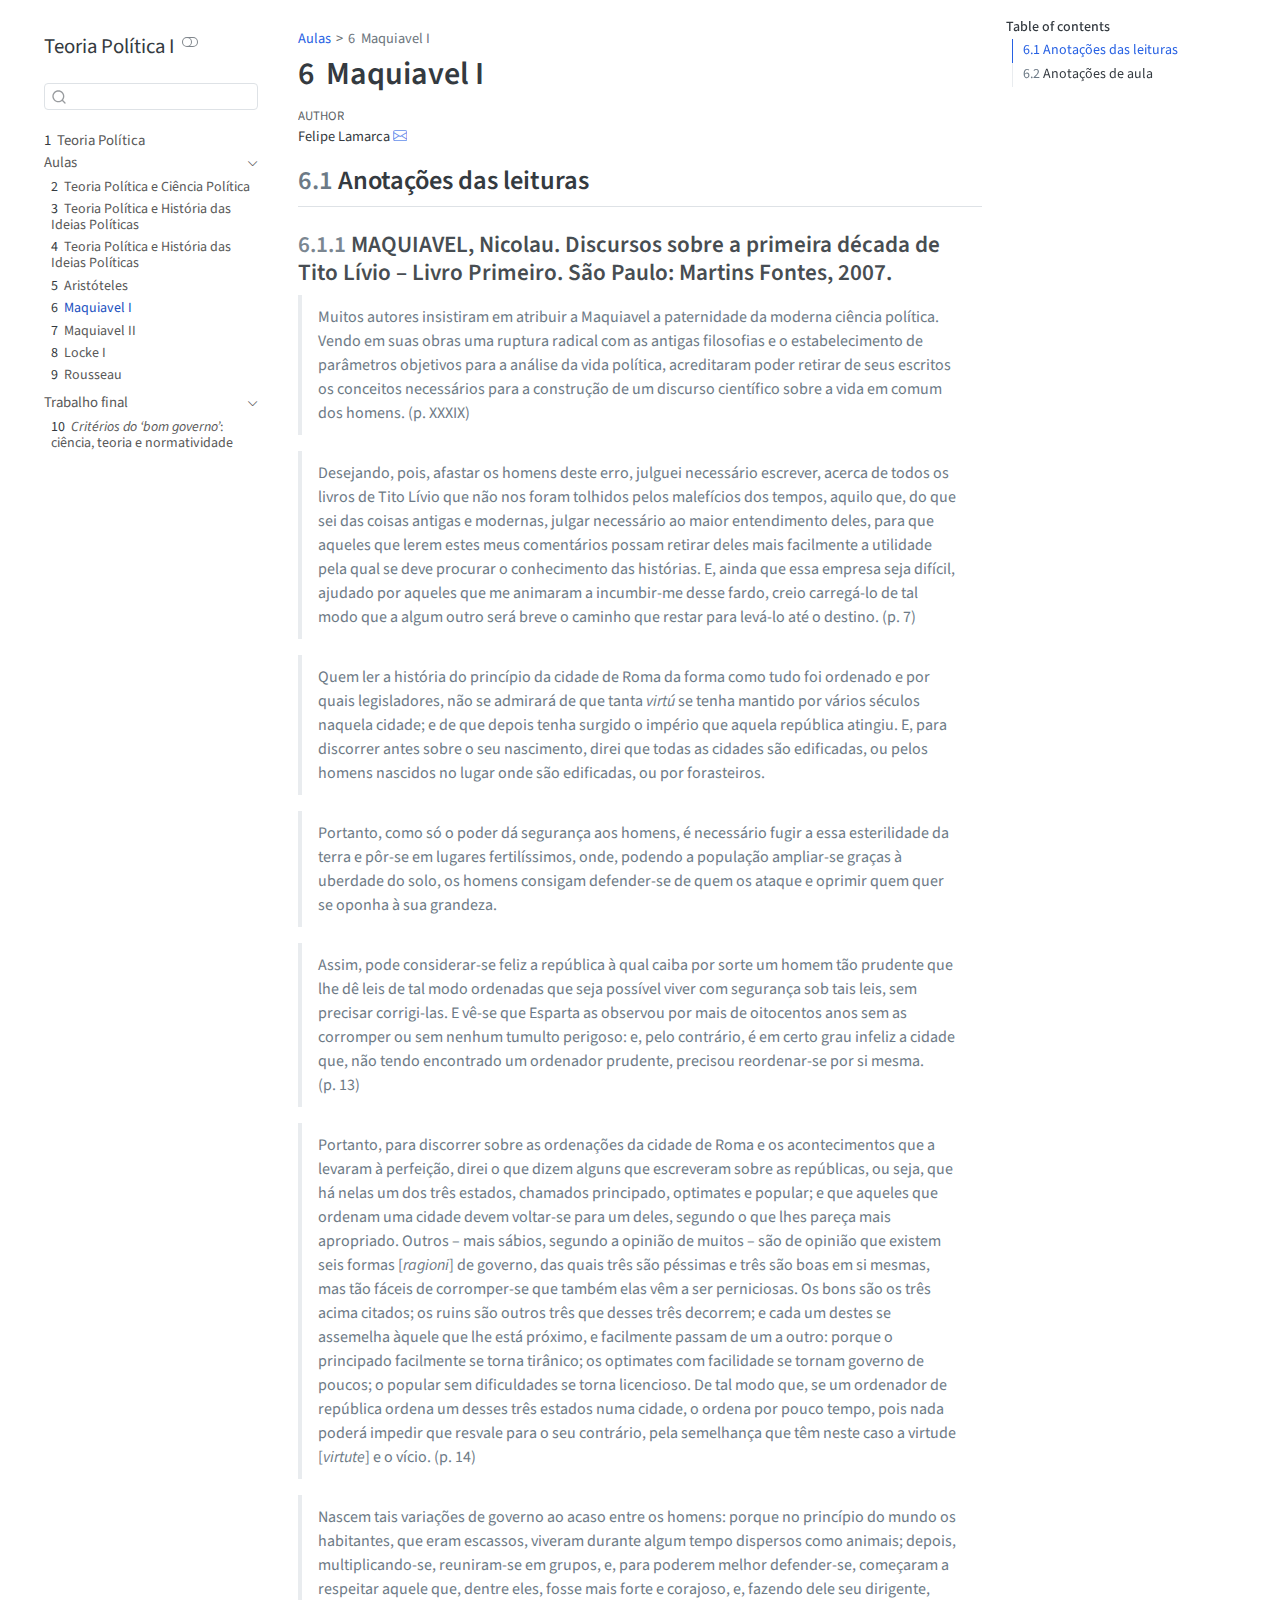
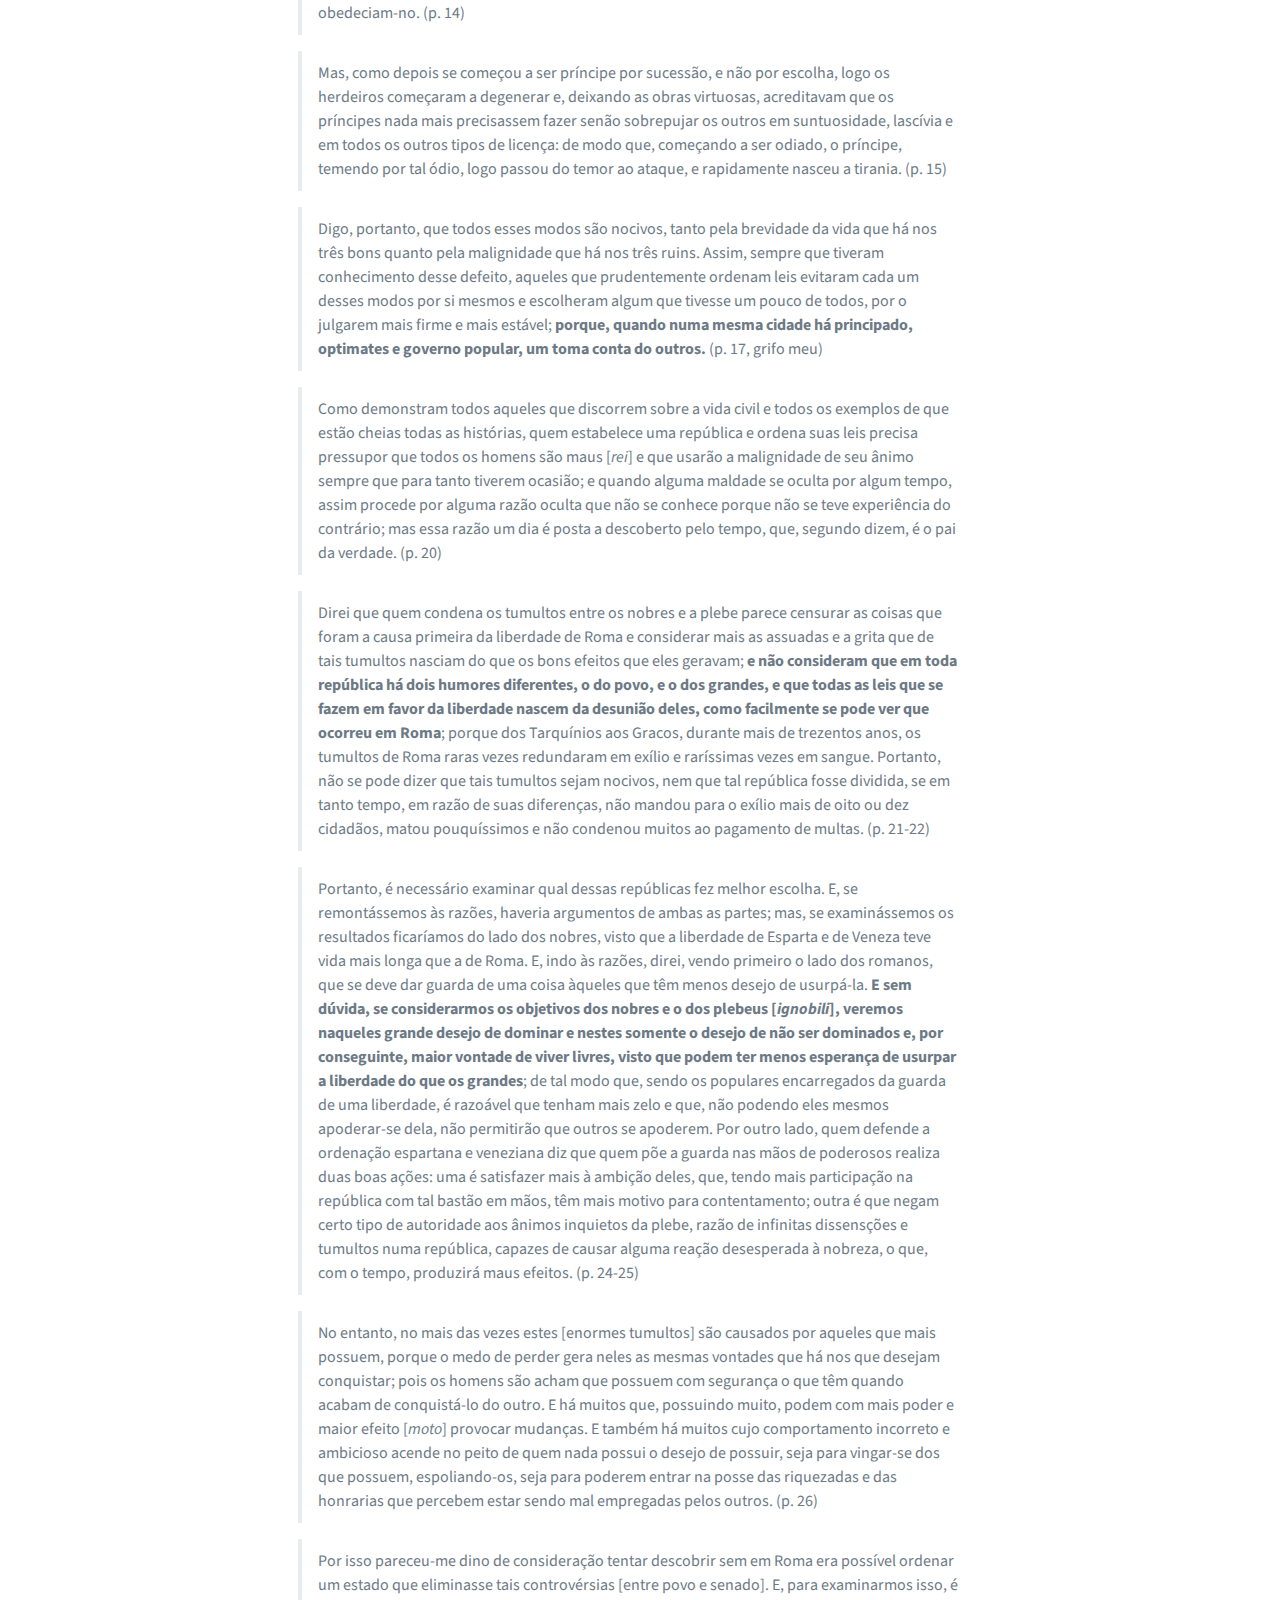
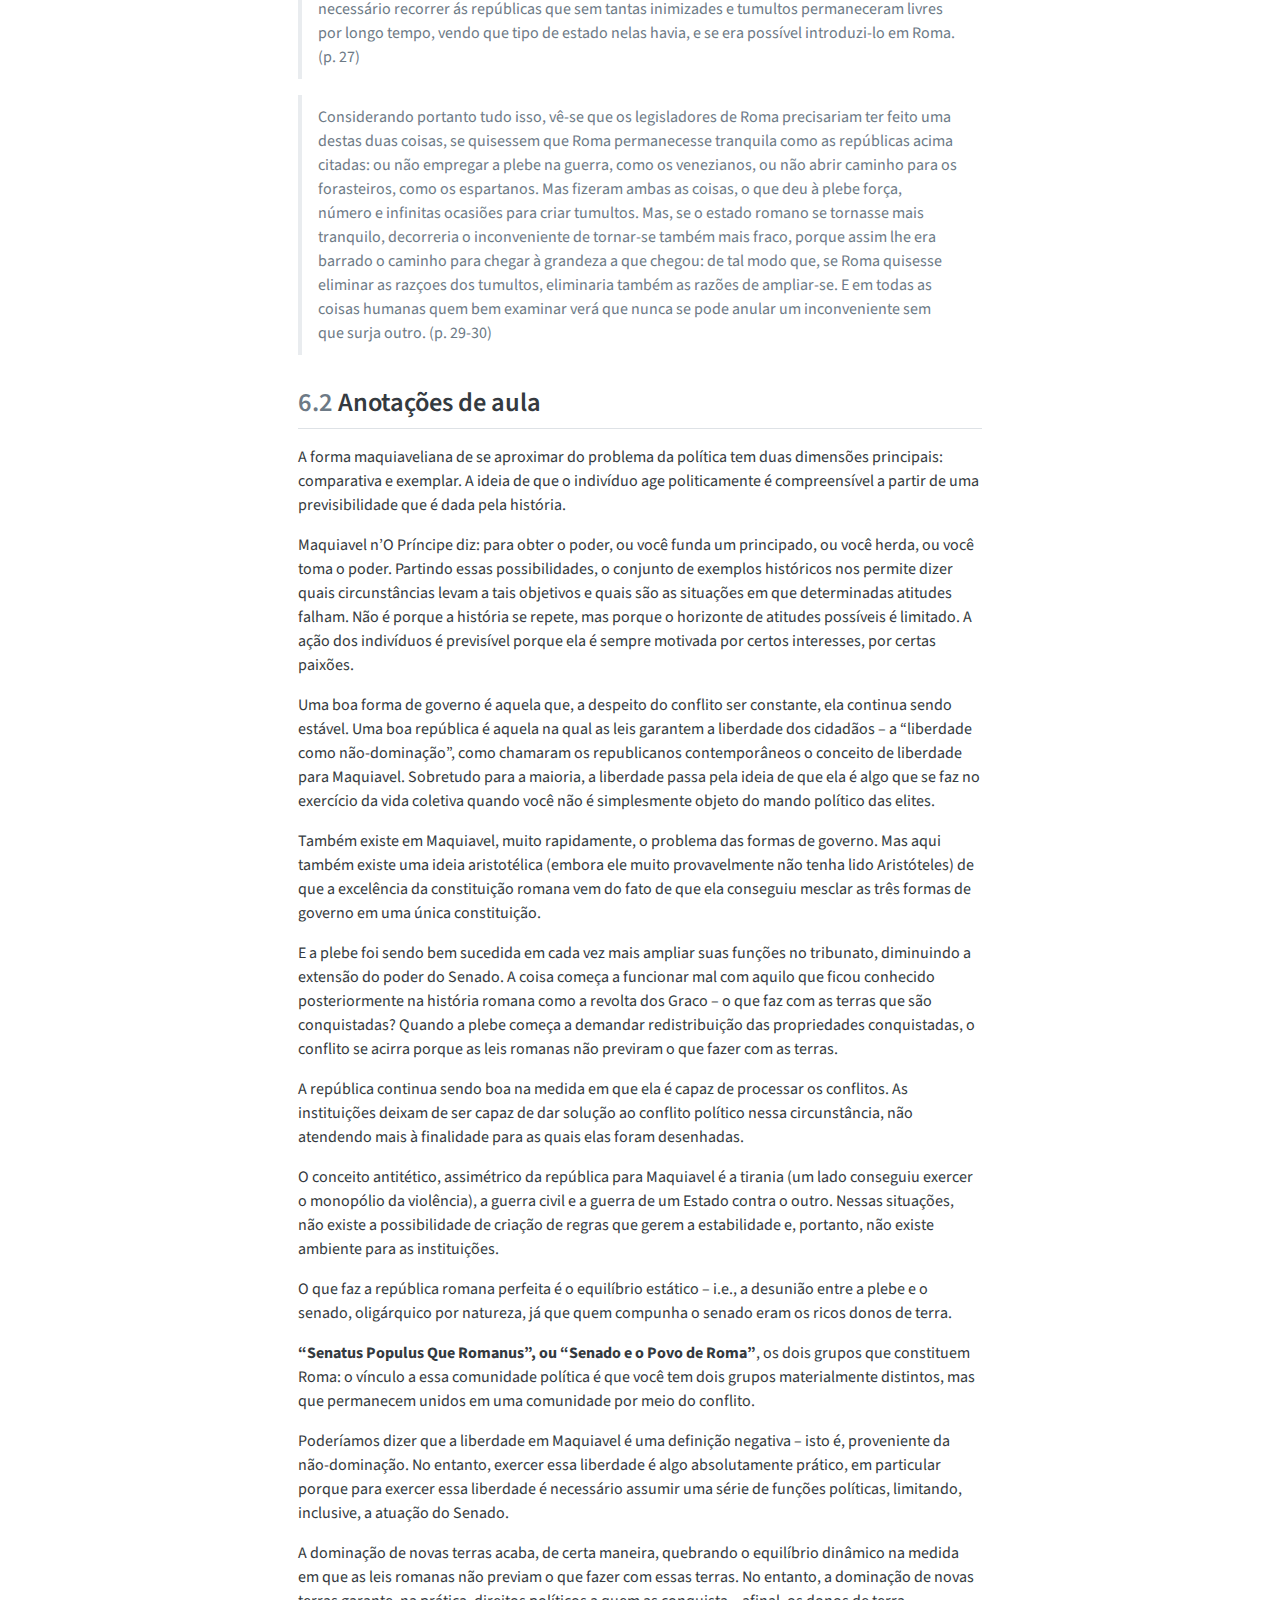
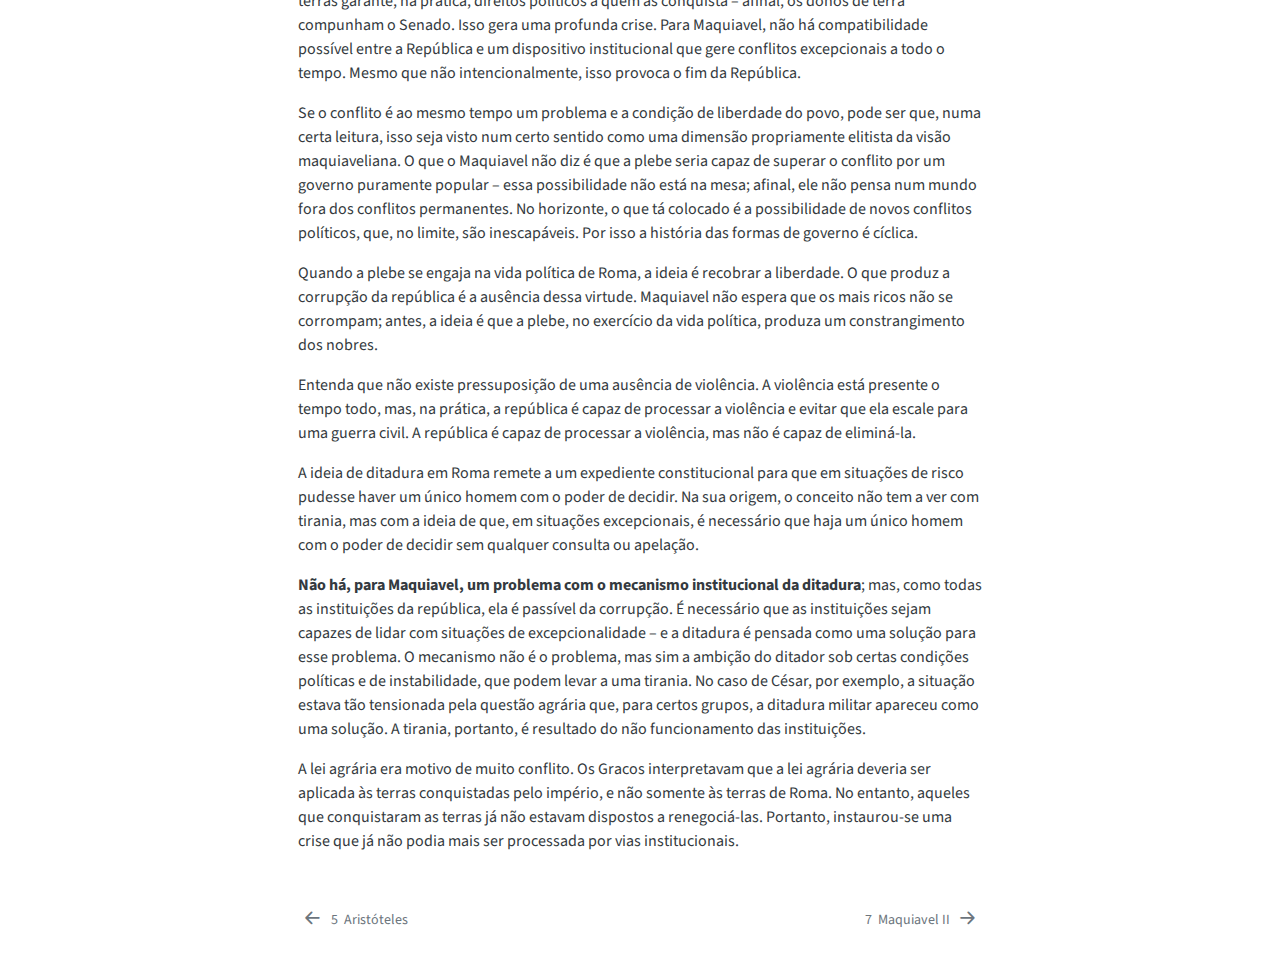
<file: docs/aulas/aula-5.html>
<!DOCTYPE html>
<html xmlns="http://www.w3.org/1999/xhtml" lang="en" xml:lang="en"><head>

<meta charset="utf-8">
<meta name="generator" content="quarto-1.7.23">

<meta name="viewport" content="width=device-width, initial-scale=1.0, user-scalable=yes">

<meta name="author" content="Felipe Lamarca">

<title>6&nbsp; Maquiavel I – Teoria Política I</title>
<style>
code{white-space: pre-wrap;}
span.smallcaps{font-variant: small-caps;}
div.columns{display: flex; gap: min(4vw, 1.5em);}
div.column{flex: auto; overflow-x: auto;}
div.hanging-indent{margin-left: 1.5em; text-indent: -1.5em;}
ul.task-list{list-style: none;}
ul.task-list li input[type="checkbox"] {
  width: 0.8em;
  margin: 0 0.8em 0.2em -1em; /* quarto-specific, see https://github.com/quarto-dev/quarto-cli/issues/4556 */ 
  vertical-align: middle;
}
</style>


<script src="../site_libs/quarto-nav/quarto-nav.js"></script>
<script src="../site_libs/quarto-nav/headroom.min.js"></script>
<script src="../site_libs/clipboard/clipboard.min.js"></script>
<script src="../site_libs/quarto-search/autocomplete.umd.js"></script>
<script src="../site_libs/quarto-search/fuse.min.js"></script>
<script src="../site_libs/quarto-search/quarto-search.js"></script>
<meta name="quarto:offset" content="../">
<link href="../aulas/aula-6.html" rel="next">
<link href="../aulas/aula-4.html" rel="prev">
<script src="../site_libs/quarto-html/quarto.js" type="module"></script>
<script src="../site_libs/quarto-html/tabsets/tabsets.js" type="module"></script>
<script src="../site_libs/quarto-html/popper.min.js"></script>
<script src="../site_libs/quarto-html/tippy.umd.min.js"></script>
<script src="../site_libs/quarto-html/anchor.min.js"></script>
<link href="../site_libs/quarto-html/tippy.css" rel="stylesheet">
<link href="../site_libs/quarto-html/quarto-syntax-highlighting-dark-7271f29f9498218151f3120baddb7363.css" rel="stylesheet" class="quarto-color-scheme quarto-color-alternate" id="quarto-text-highlighting-styles">
<link href="../site_libs/quarto-html/quarto-syntax-highlighting-226bd0f977fa82dfae4534cac220d79a.css" rel="stylesheet" class="quarto-color-scheme" id="quarto-text-highlighting-styles">
<script src="../site_libs/bootstrap/bootstrap.min.js"></script>
<link href="../site_libs/bootstrap/bootstrap-icons.css" rel="stylesheet">
<link href="../site_libs/bootstrap/bootstrap-684fd4d5cca103f0a36d8d6452d65d79.min.css" rel="stylesheet" append-hash="true" class="quarto-color-scheme" id="quarto-bootstrap" data-mode="light">
<link href="../site_libs/bootstrap/bootstrap-dark-e48631cd0f686fc60c0a94b589431da6.min.css" rel="stylesheet" append-hash="true" class="quarto-color-scheme quarto-color-alternate" id="quarto-bootstrap" data-mode="dark">
<link href="../site_libs/bootstrap/bootstrap-684fd4d5cca103f0a36d8d6452d65d79.min.css" rel="stylesheet" append-hash="true" class="quarto-color-scheme-extra" id="quarto-bootstrap" data-mode="light">
<script id="quarto-search-options" type="application/json">{
  "location": "sidebar",
  "copy-button": false,
  "collapse-after": 3,
  "panel-placement": "start",
  "type": "textbox",
  "limit": 50,
  "keyboard-shortcut": [
    "f",
    "/",
    "s"
  ],
  "show-item-context": false,
  "language": {
    "search-no-results-text": "No results",
    "search-matching-documents-text": "matching documents",
    "search-copy-link-title": "Copy link to search",
    "search-hide-matches-text": "Hide additional matches",
    "search-more-match-text": "more match in this document",
    "search-more-matches-text": "more matches in this document",
    "search-clear-button-title": "Clear",
    "search-text-placeholder": "",
    "search-detached-cancel-button-title": "Cancel",
    "search-submit-button-title": "Submit",
    "search-label": "Search"
  }
}</script>


<link rel="stylesheet" href="../styles.css">
</head>

<body class="nav-sidebar floating quarto-light"><script id="quarto-html-before-body" type="application/javascript">
    const toggleBodyColorMode = (bsSheetEl) => {
      const mode = bsSheetEl.getAttribute("data-mode");
      const bodyEl = window.document.querySelector("body");
      if (mode === "dark") {
        bodyEl.classList.add("quarto-dark");
        bodyEl.classList.remove("quarto-light");
      } else {
        bodyEl.classList.add("quarto-light");
        bodyEl.classList.remove("quarto-dark");
      }
    }
    const toggleBodyColorPrimary = () => {
      const bsSheetEl = window.document.querySelector("link#quarto-bootstrap:not([rel=disabled-stylesheet])");
      if (bsSheetEl) {
        toggleBodyColorMode(bsSheetEl);
      }
    }
    window.setColorSchemeToggle = (alternate) => {
      const toggles = window.document.querySelectorAll('.quarto-color-scheme-toggle');
      for (let i=0; i < toggles.length; i++) {
        const toggle = toggles[i];
        if (toggle) {
          if (alternate) {
            toggle.classList.add("alternate");
          } else {
            toggle.classList.remove("alternate");
          }
        }
      }
    };
    const toggleColorMode = (alternate) => {
      // Switch the stylesheets
      const primaryStylesheets = window.document.querySelectorAll('link.quarto-color-scheme:not(.quarto-color-alternate)');
      const alternateStylesheets = window.document.querySelectorAll('link.quarto-color-scheme.quarto-color-alternate');
      manageTransitions('#quarto-margin-sidebar .nav-link', false);
      if (alternate) {
        // note: dark is layered on light, we don't disable primary!
        enableStylesheet(alternateStylesheets);
        for (const sheetNode of alternateStylesheets) {
          if (sheetNode.id === "quarto-bootstrap") {
            toggleBodyColorMode(sheetNode);
          }
        }
      } else {
        disableStylesheet(alternateStylesheets);
        enableStylesheet(primaryStylesheets)
        toggleBodyColorPrimary();
      }
      manageTransitions('#quarto-margin-sidebar .nav-link', true);
      // Switch the toggles
      window.setColorSchemeToggle(alternate)
      // Hack to workaround the fact that safari doesn't
      // properly recolor the scrollbar when toggling (#1455)
      if (navigator.userAgent.indexOf('Safari') > 0 && navigator.userAgent.indexOf('Chrome') == -1) {
        manageTransitions("body", false);
        window.scrollTo(0, 1);
        setTimeout(() => {
          window.scrollTo(0, 0);
          manageTransitions("body", true);
        }, 40);
      }
    }
    const disableStylesheet = (stylesheets) => {
      for (let i=0; i < stylesheets.length; i++) {
        const stylesheet = stylesheets[i];
        stylesheet.rel = 'disabled-stylesheet';
      }
    }
    const enableStylesheet = (stylesheets) => {
      for (let i=0; i < stylesheets.length; i++) {
        const stylesheet = stylesheets[i];
        if(stylesheet.rel !== 'stylesheet') { // for Chrome, which will still FOUC without this check
          stylesheet.rel = 'stylesheet';
        }
      }
    }
    const manageTransitions = (selector, allowTransitions) => {
      const els = window.document.querySelectorAll(selector);
      for (let i=0; i < els.length; i++) {
        const el = els[i];
        if (allowTransitions) {
          el.classList.remove('notransition');
        } else {
          el.classList.add('notransition');
        }
      }
    }
    const isFileUrl = () => {
      return window.location.protocol === 'file:';
    }
    window.hasAlternateSentinel = () => {
      let styleSentinel = getColorSchemeSentinel();
      if (styleSentinel !== null) {
        return styleSentinel === "alternate";
      } else {
        return false;
      }
    }
    const setStyleSentinel = (alternate) => {
      const value = alternate ? "alternate" : "default";
      if (!isFileUrl()) {
        window.localStorage.setItem("quarto-color-scheme", value);
      } else {
        localAlternateSentinel = value;
      }
    }
    const getColorSchemeSentinel = () => {
      if (!isFileUrl()) {
        const storageValue = window.localStorage.getItem("quarto-color-scheme");
        return storageValue != null ? storageValue : localAlternateSentinel;
      } else {
        return localAlternateSentinel;
      }
    }
    const toggleGiscusIfUsed = (isAlternate, darkModeDefault) => {
      const baseTheme = document.querySelector('#giscus-base-theme')?.value ?? 'light';
      const alternateTheme = document.querySelector('#giscus-alt-theme')?.value ?? 'dark';
      let newTheme = '';
      if(darkModeDefault) {
        newTheme = isAlternate ? baseTheme : alternateTheme;
      } else {
        newTheme = isAlternate ? alternateTheme : baseTheme;
      }
      const changeGiscusTheme = () => {
        // From: https://github.com/giscus/giscus/issues/336
        const sendMessage = (message) => {
          const iframe = document.querySelector('iframe.giscus-frame');
          if (!iframe) return;
          iframe.contentWindow.postMessage({ giscus: message }, 'https://giscus.app');
        }
        sendMessage({
          setConfig: {
            theme: newTheme
          }
        });
      }
      const isGiscussLoaded = window.document.querySelector('iframe.giscus-frame') !== null;
      if (isGiscussLoaded) {
        changeGiscusTheme();
      }
    };
    const darkModeDefault = false;
    document.querySelector('link.quarto-color-scheme-extra').rel = 'disabled-stylesheet';
    let localAlternateSentinel = darkModeDefault ? 'alternate' : 'default';
    // Dark / light mode switch
    window.quartoToggleColorScheme = () => {
      // Read the current dark / light value
      let toAlternate = !window.hasAlternateSentinel();
      toggleColorMode(toAlternate);
      setStyleSentinel(toAlternate);
      toggleGiscusIfUsed(toAlternate, darkModeDefault);
    };
    // Switch to dark mode if need be
    if (window.hasAlternateSentinel()) {
      toggleColorMode(true);
    } else {
      toggleColorMode(false);
    }
  </script>

<div id="quarto-search-results"></div>
  <header id="quarto-header" class="headroom fixed-top">
  <nav class="quarto-secondary-nav">
    <div class="container-fluid d-flex">
      <button type="button" class="quarto-btn-toggle btn" data-bs-toggle="collapse" role="button" data-bs-target=".quarto-sidebar-collapse-item" aria-controls="quarto-sidebar" aria-expanded="false" aria-label="Toggle sidebar navigation" onclick="if (window.quartoToggleHeadroom) { window.quartoToggleHeadroom(); }">
        <i class="bi bi-layout-text-sidebar-reverse"></i>
      </button>
        <nav class="quarto-page-breadcrumbs" aria-label="breadcrumb"><ol class="breadcrumb"><li class="breadcrumb-item"><a href="../aulas/aula-1.html">Aulas</a></li><li class="breadcrumb-item"><a href="../aulas/aula-5.html"><span class="chapter-number">6</span>&nbsp; <span class="chapter-title">Maquiavel I</span></a></li></ol></nav>
        <a class="flex-grow-1" role="navigation" data-bs-toggle="collapse" data-bs-target=".quarto-sidebar-collapse-item" aria-controls="quarto-sidebar" aria-expanded="false" aria-label="Toggle sidebar navigation" onclick="if (window.quartoToggleHeadroom) { window.quartoToggleHeadroom(); }">      
        </a>
      <button type="button" class="btn quarto-search-button" aria-label="Search" onclick="window.quartoOpenSearch();">
        <i class="bi bi-search"></i>
      </button>
    </div>
  </nav>
</header>
<!-- content -->
<div id="quarto-content" class="quarto-container page-columns page-rows-contents page-layout-article">
<!-- sidebar -->
  <nav id="quarto-sidebar" class="sidebar collapse collapse-horizontal quarto-sidebar-collapse-item sidebar-navigation floating overflow-auto">
    <div class="pt-lg-2 mt-2 text-left sidebar-header">
    <div class="sidebar-title mb-0 py-0">
      <a href="../">Teoria Política I</a> 
        <div class="sidebar-tools-main">
  <a href="" class="quarto-color-scheme-toggle quarto-navigation-tool  px-1" onclick="window.quartoToggleColorScheme(); return false;" title="Toggle dark mode"><i class="bi"></i></a>
</div>
    </div>
      </div>
        <div class="mt-2 flex-shrink-0 align-items-center">
        <div class="sidebar-search">
        <div id="quarto-search" class="" title="Search"></div>
        </div>
        </div>
    <div class="sidebar-menu-container"> 
    <ul class="list-unstyled mt-1">
        <li class="sidebar-item">
  <div class="sidebar-item-container"> 
  <a href="../index.html" class="sidebar-item-text sidebar-link">
 <span class="menu-text"><span class="chapter-number">1</span>&nbsp; <span class="chapter-title">Teoria Política</span></span></a>
  </div>
</li>
        <li class="sidebar-item sidebar-item-section">
      <div class="sidebar-item-container"> 
            <a class="sidebar-item-text sidebar-link text-start" data-bs-toggle="collapse" data-bs-target="#quarto-sidebar-section-1" role="navigation" aria-expanded="true">
 <span class="menu-text">Aulas</span></a>
          <a class="sidebar-item-toggle text-start" data-bs-toggle="collapse" data-bs-target="#quarto-sidebar-section-1" role="navigation" aria-expanded="true" aria-label="Toggle section">
            <i class="bi bi-chevron-right ms-2"></i>
          </a> 
      </div>
      <ul id="quarto-sidebar-section-1" class="collapse list-unstyled sidebar-section depth1 show">  
          <li class="sidebar-item">
  <div class="sidebar-item-container"> 
  <a href="../aulas/aula-1.html" class="sidebar-item-text sidebar-link">
 <span class="menu-text"><span class="chapter-number">2</span>&nbsp; <span class="chapter-title">Teoria Política e Ciência Política</span></span></a>
  </div>
</li>
          <li class="sidebar-item">
  <div class="sidebar-item-container"> 
  <a href="../aulas/aula-2.html" class="sidebar-item-text sidebar-link">
 <span class="menu-text"><span class="chapter-number">3</span>&nbsp; <span class="chapter-title">Teoria Política e História das Ideias Políticas</span></span></a>
  </div>
</li>
          <li class="sidebar-item">
  <div class="sidebar-item-container"> 
  <a href="../aulas/aula-3.html" class="sidebar-item-text sidebar-link">
 <span class="menu-text"><span class="chapter-number">4</span>&nbsp; <span class="chapter-title">Teoria Política e História das Ideias Políticas</span></span></a>
  </div>
</li>
          <li class="sidebar-item">
  <div class="sidebar-item-container"> 
  <a href="../aulas/aula-4.html" class="sidebar-item-text sidebar-link">
 <span class="menu-text"><span class="chapter-number">5</span>&nbsp; <span class="chapter-title">Aristóteles</span></span></a>
  </div>
</li>
          <li class="sidebar-item">
  <div class="sidebar-item-container"> 
  <a href="../aulas/aula-5.html" class="sidebar-item-text sidebar-link active">
 <span class="menu-text"><span class="chapter-number">6</span>&nbsp; <span class="chapter-title">Maquiavel I</span></span></a>
  </div>
</li>
          <li class="sidebar-item">
  <div class="sidebar-item-container"> 
  <a href="../aulas/aula-6.html" class="sidebar-item-text sidebar-link">
 <span class="menu-text"><span class="chapter-number">7</span>&nbsp; <span class="chapter-title">Maquiavel II</span></span></a>
  </div>
</li>
          <li class="sidebar-item">
  <div class="sidebar-item-container"> 
  <a href="../aulas/aula-9.html" class="sidebar-item-text sidebar-link">
 <span class="menu-text"><span class="chapter-number">8</span>&nbsp; <span class="chapter-title">Locke I</span></span></a>
  </div>
</li>
          <li class="sidebar-item">
  <div class="sidebar-item-container"> 
  <a href="../aulas/aula-11.html" class="sidebar-item-text sidebar-link">
 <span class="menu-text"><span class="chapter-number">9</span>&nbsp; <span class="chapter-title">Rousseau</span></span></a>
  </div>
</li>
      </ul>
  </li>
        <li class="sidebar-item sidebar-item-section">
      <div class="sidebar-item-container"> 
            <a class="sidebar-item-text sidebar-link text-start" data-bs-toggle="collapse" data-bs-target="#quarto-sidebar-section-2" role="navigation" aria-expanded="true">
 <span class="menu-text">Trabalho final</span></a>
          <a class="sidebar-item-toggle text-start" data-bs-toggle="collapse" data-bs-target="#quarto-sidebar-section-2" role="navigation" aria-expanded="true" aria-label="Toggle section">
            <i class="bi bi-chevron-right ms-2"></i>
          </a> 
      </div>
      <ul id="quarto-sidebar-section-2" class="collapse list-unstyled sidebar-section depth1 show">  
          <li class="sidebar-item">
  <div class="sidebar-item-container"> 
  <a href="../trabalho-final/trabalho-final-to-website.html" class="sidebar-item-text sidebar-link">
 <span class="menu-text"><span class="chapter-number">10</span>&nbsp; <span class="chapter-title"><em>Critérios do ‘bom governo’</em>: ciência, teoria e normatividade</span></span></a>
  </div>
</li>
      </ul>
  </li>
    </ul>
    </div>
</nav>
<div id="quarto-sidebar-glass" class="quarto-sidebar-collapse-item" data-bs-toggle="collapse" data-bs-target=".quarto-sidebar-collapse-item"></div>
<!-- margin-sidebar -->
    <div id="quarto-margin-sidebar" class="sidebar margin-sidebar">
        <nav id="TOC" role="doc-toc" class="toc-active">
    <h2 id="toc-title">Table of contents</h2>
   
  <ul>
  <li><a href="#anotações-das-leituras" id="toc-anotações-das-leituras" class="nav-link active" data-scroll-target="#anotações-das-leituras"><span class="header-section-number">6.1</span> Anotações das leituras</a>
  <ul class="collapse">
  <li><a href="#maquiavel-nicolau.-discursos-sobre-a-primeira-década-de-tito-lívio-livro-primeiro.-são-paulo-martins-fontes-2007." id="toc-maquiavel-nicolau.-discursos-sobre-a-primeira-década-de-tito-lívio-livro-primeiro.-são-paulo-martins-fontes-2007." class="nav-link" data-scroll-target="#maquiavel-nicolau.-discursos-sobre-a-primeira-década-de-tito-lívio-livro-primeiro.-são-paulo-martins-fontes-2007."><span class="header-section-number">6.1.1</span> MAQUIAVEL, Nicolau. Discursos sobre a primeira década de Tito Lívio – Livro Primeiro. São Paulo: Martins Fontes, 2007.</a></li>
  </ul></li>
  <li><a href="#anotações-de-aula" id="toc-anotações-de-aula" class="nav-link" data-scroll-target="#anotações-de-aula"><span class="header-section-number">6.2</span> Anotações de aula</a></li>
  </ul>
</nav>
    </div>
<!-- main -->
<main class="content" id="quarto-document-content">


<header id="title-block-header" class="quarto-title-block default"><nav class="quarto-page-breadcrumbs quarto-title-breadcrumbs d-none d-lg-block" aria-label="breadcrumb"><ol class="breadcrumb"><li class="breadcrumb-item"><a href="../aulas/aula-1.html">Aulas</a></li><li class="breadcrumb-item"><a href="../aulas/aula-5.html"><span class="chapter-number">6</span>&nbsp; <span class="chapter-title">Maquiavel I</span></a></li></ol></nav>
<div class="quarto-title">
<h1 class="title"><span class="chapter-number">6</span>&nbsp; <span class="chapter-title">Maquiavel I</span></h1>
</div>



<div class="quarto-title-meta">

    <div>
    <div class="quarto-title-meta-heading">Author</div>
    <div class="quarto-title-meta-contents">
             <p>Felipe Lamarca <a href="mailto:felipelamarca@iesp.uerj.br" class="quarto-title-author-email"><i class="bi bi-envelope"></i></a> </p>
          </div>
  </div>
    
  
    
  </div>
  


</header>


<section id="anotações-das-leituras" class="level2" data-number="6.1">
<h2 data-number="6.1" class="anchored" data-anchor-id="anotações-das-leituras"><span class="header-section-number">6.1</span> Anotações das leituras</h2>
<section id="maquiavel-nicolau.-discursos-sobre-a-primeira-década-de-tito-lívio-livro-primeiro.-são-paulo-martins-fontes-2007." class="level3" data-number="6.1.1">
<h3 data-number="6.1.1" class="anchored" data-anchor-id="maquiavel-nicolau.-discursos-sobre-a-primeira-década-de-tito-lívio-livro-primeiro.-são-paulo-martins-fontes-2007."><span class="header-section-number">6.1.1</span> MAQUIAVEL, Nicolau. Discursos sobre a primeira década de Tito Lívio – Livro Primeiro. São Paulo: Martins Fontes, 2007.</h3>
<blockquote class="blockquote">
<p>Muitos autores insistiram em atribuir a Maquiavel a paternidade da moderna ciência política. Vendo em suas obras uma ruptura radical com as antigas filosofias e o estabelecimento de parâmetros objetivos para a análise da vida política, acreditaram poder retirar de seus escritos os conceitos necessários para a construção de um discurso científico sobre a vida em comum dos homens. (p.&nbsp;XXXIX)</p>
</blockquote>
<blockquote class="blockquote">
<p>Desejando, pois, afastar os homens deste erro, julguei necessário escrever, acerca de todos os livros de Tito Lívio que não nos foram tolhidos pelos malefícios dos tempos, aquilo que, do que sei das coisas antigas e modernas, julgar necessário ao maior entendimento deles, para que aqueles que lerem estes meus comentários possam retirar deles mais facilmente a utilidade pela qual se deve procurar o conhecimento das histórias. E, ainda que essa empresa seja difícil, ajudado por aqueles que me animaram a incumbir-me desse fardo, creio carregá-lo de tal modo que a algum outro será breve o caminho que restar para levá-lo até o destino. (p.&nbsp;7)</p>
</blockquote>
<blockquote class="blockquote">
<p>Quem ler a história do princípio da cidade de Roma da forma como tudo foi ordenado e por quais legisladores, não se admirará de que tanta <em>virtú</em> se tenha mantido por vários séculos naquela cidade; e de que depois tenha surgido o império que aquela república atingiu. E, para discorrer antes sobre o seu nascimento, direi que todas as cidades são edificadas, ou pelos homens nascidos no lugar onde são edificadas, ou por forasteiros.</p>
</blockquote>
<blockquote class="blockquote">
<p>Portanto, como só o poder dá segurança aos homens, é necessário fugir a essa esterilidade da terra e pôr-se em lugares fertilíssimos, onde, podendo a população ampliar-se graças à uberdade do solo, os homens consigam defender-se de quem os ataque e oprimir quem quer se oponha à sua grandeza.</p>
</blockquote>
<blockquote class="blockquote">
<p>Assim, pode considerar-se feliz a república à qual caiba por sorte um homem tão prudente que lhe dê leis de tal modo ordenadas que seja possível viver com segurança sob tais leis, sem precisar corrigi-las. E vê-se que Esparta as observou por mais de oitocentos anos sem as corromper ou sem nenhum tumulto perigoso: e, pelo contrário, é em certo grau infeliz a cidade que, não tendo encontrado um ordenador prudente, precisou reordenar-se por si mesma. (p.&nbsp;13)</p>
</blockquote>
<blockquote class="blockquote">
<p>Portanto, para discorrer sobre as ordenações da cidade de Roma e os acontecimentos que a levaram à perfeição, direi o que dizem alguns que escreveram sobre as repúblicas, ou seja, que há nelas um dos três estados, chamados principado, optimates e popular; e que aqueles que ordenam uma cidade devem voltar-se para um deles, segundo o que lhes pareça mais apropriado. Outros – mais sábios, segundo a opinião de muitos – são de opinião que existem seis formas [<em>ragioni</em>] de governo, das quais três são péssimas e três são boas em si mesmas, mas tão fáceis de corromper-se que também elas vêm a ser perniciosas. Os bons são os três acima citados; os ruins são outros três que desses três decorrem; e cada um destes se assemelha àquele que lhe está próximo, e facilmente passam de um a outro: porque o principado facilmente se torna tirânico; os optimates com facilidade se tornam governo de poucos; o popular sem dificuldades se torna licencioso. De tal modo que, se um ordenador de república ordena um desses três estados numa cidade, o ordena por pouco tempo, pois nada poderá impedir que resvale para o seu contrário, pela semelhança que têm neste caso a virtude [<em>virtute</em>] e o vício. (p.&nbsp;14)</p>
</blockquote>
<blockquote class="blockquote">
<p>Nascem tais variações de governo ao acaso entre os homens: porque no princípio do mundo os habitantes, que eram escassos, viveram durante algum tempo dispersos como animais; depois, multiplicando-se, reuniram-se em grupos, e, para poderem melhor defender-se, começaram a respeitar aquele que, dentre eles, fosse mais forte e corajoso, e, fazendo dele seu dirigente, obedeciam-no. (p.&nbsp;14)</p>
</blockquote>
<blockquote class="blockquote">
<p>Mas, como depois se começou a ser príncipe por sucessão, e não por escolha, logo os herdeiros começaram a degenerar e, deixando as obras virtuosas, acreditavam que os príncipes nada mais precisassem fazer senão sobrepujar os outros em suntuosidade, lascívia e em todos os outros tipos de licença: de modo que, começando a ser odiado, o príncipe, temendo por tal ódio, logo passou do temor ao ataque, e rapidamente nasceu a tirania. (p.&nbsp;15)</p>
</blockquote>
<blockquote class="blockquote">
<p>Digo, portanto, que todos esses modos são nocivos, tanto pela brevidade da vida que há nos três bons quanto pela malignidade que há nos três ruins. Assim, sempre que tiveram conhecimento desse defeito, aqueles que prudentemente ordenam leis evitaram cada um desses modos por si mesmos e escolheram algum que tivesse um pouco de todos, por o julgarem mais firme e mais estável; <strong>porque, quando numa mesma cidade há principado, optimates e governo popular, um toma conta do outros.</strong> (p.&nbsp;17, grifo meu)</p>
</blockquote>
<blockquote class="blockquote">
<p>Como demonstram todos aqueles que discorrem sobre a vida civil e todos os exemplos de que estão cheias todas as histórias, quem estabelece uma república e ordena suas leis precisa pressupor que todos os homens são maus [<em>rei</em>] e que usarão a malignidade de seu ânimo sempre que para tanto tiverem ocasião; e quando alguma maldade se oculta por algum tempo, assim procede por alguma razão oculta que não se conhece porque não se teve experiência do contrário; mas essa razão um dia é posta a descoberto pelo tempo, que, segundo dizem, é o pai da verdade. (p.&nbsp;20)</p>
</blockquote>
<blockquote class="blockquote">
<p>Direi que quem condena os tumultos entre os nobres e a plebe parece censurar as coisas que foram a causa primeira da liberdade de Roma e considerar mais as assuadas e a grita que de tais tumultos nasciam do que os bons efeitos que eles geravam; <strong>e não consideram que em toda república há dois humores diferentes, o do povo, e o dos grandes, e que todas as leis que se fazem em favor da liberdade nascem da desunião deles, como facilmente se pode ver que ocorreu em Roma</strong>; porque dos Tarquínios aos Gracos, durante mais de trezentos anos, os tumultos de Roma raras vezes redundaram em exílio e raríssimas vezes em sangue. Portanto, não se pode dizer que tais tumultos sejam nocivos, nem que tal república fosse dividida, se em tanto tempo, em razão de suas diferenças, não mandou para o exílio mais de oito ou dez cidadãos, matou pouquíssimos e não condenou muitos ao pagamento de multas. (p.&nbsp;21-22)</p>
</blockquote>
<blockquote class="blockquote">
<p>Portanto, é necessário examinar qual dessas repúblicas fez melhor escolha. E, se remontássemos às razões, haveria argumentos de ambas as partes; mas, se examinássemos os resultados ficaríamos do lado dos nobres, visto que a liberdade de Esparta e de Veneza teve vida mais longa que a de Roma. E, indo às razões, direi, vendo primeiro o lado dos romanos, que se deve dar guarda de uma coisa àqueles que têm menos desejo de usurpá-la. <strong>E sem dúvida, se considerarmos os objetivos dos nobres e o dos plebeus [<em>ignobili</em>], veremos naqueles grande desejo de dominar e nestes somente o desejo de não ser dominados e, por conseguinte, maior vontade de viver livres, visto que podem ter menos esperança de usurpar a liberdade do que os grandes</strong>; de tal modo que, sendo os populares encarregados da guarda de uma liberdade, é razoável que tenham mais zelo e que, não podendo eles mesmos apoderar-se dela, não permitirão que outros se apoderem. Por outro lado, quem defende a ordenação espartana e veneziana diz que quem põe a guarda nas mãos de poderosos realiza duas boas ações: uma é satisfazer mais à ambição deles, que, tendo mais participação na república com tal bastão em mãos, têm mais motivo para contentamento; outra é que negam certo tipo de autoridade aos ânimos inquietos da plebe, razão de infinitas dissensções e tumultos numa república, capazes de causar alguma reação desesperada à nobreza, o que, com o tempo, produzirá maus efeitos. (p.&nbsp;24-25)</p>
</blockquote>
<blockquote class="blockquote">
<p>No entanto, no mais das vezes estes [enormes tumultos] são causados por aqueles que mais possuem, porque o medo de perder gera neles as mesmas vontades que há nos que desejam conquistar; pois os homens são acham que possuem com segurança o que têm quando acabam de conquistá-lo do outro. E há muitos que, possuindo muito, podem com mais poder e maior efeito [<em>moto</em>] provocar mudanças. E também há muitos cujo comportamento incorreto e ambicioso acende no peito de quem nada possui o desejo de possuir, seja para vingar-se dos que possuem, espoliando-os, seja para poderem entrar na posse das riquezadas e das honrarias que percebem estar sendo mal empregadas pelos outros. (p.&nbsp;26)</p>
</blockquote>
<blockquote class="blockquote">
<p>Por isso pareceu-me dino de consideração tentar descobrir sem em Roma era possível ordenar um estado que eliminasse tais controvérsias [entre povo e senado]. E, para examinarmos isso, é necessário recorrer ás repúblicas que sem tantas inimizades e tumultos permaneceram livres por longo tempo, vendo que tipo de estado nelas havia, e se era possível introduzi-lo em Roma. (p.&nbsp;27)</p>
</blockquote>
<blockquote class="blockquote">
<p>Considerando portanto tudo isso, vê-se que os legisladores de Roma precisariam ter feito uma destas duas coisas, se quisessem que Roma permanecesse tranquila como as repúblicas acima citadas: ou não empregar a plebe na guerra, como os venezianos, ou não abrir caminho para os forasteiros, como os espartanos. Mas fizeram ambas as coisas, o que deu à plebe força, número e infinitas ocasiões para criar tumultos. Mas, se o estado romano se tornasse mais tranquilo, decorreria o inconveniente de tornar-se também mais fraco, porque assim lhe era barrado o caminho para chegar à grandeza a que chegou: de tal modo que, se Roma quisesse eliminar as razçoes dos tumultos, eliminaria também as razões de ampliar-se. E em todas as coisas humanas quem bem examinar verá que nunca se pode anular um inconveniente sem que surja outro. (p.&nbsp;29-30)</p>
</blockquote>
</section>
</section>
<section id="anotações-de-aula" class="level2" data-number="6.2">
<h2 data-number="6.2" class="anchored" data-anchor-id="anotações-de-aula"><span class="header-section-number">6.2</span> Anotações de aula</h2>
<p>A forma maquiaveliana de se aproximar do problema da política tem duas dimensões principais: comparativa e exemplar. A ideia de que o indivíduo age politicamente é compreensível a partir de uma previsibilidade que é dada pela história.</p>
<p>Maquiavel n’O Príncipe diz: para obter o poder, ou você funda um principado, ou você herda, ou você toma o poder. Partindo essas possibilidades, o conjunto de exemplos históricos nos permite dizer quais circunstâncias levam a tais objetivos e quais são as situações em que determinadas atitudes falham. Não é porque a história se repete, mas porque o horizonte de atitudes possíveis é limitado. A ação dos indivíduos é previsível porque ela é sempre motivada por certos interesses, por certas paixões.</p>
<p>Uma boa forma de governo é aquela que, a despeito do conflito ser constante, ela continua sendo estável. Uma boa república é aquela na qual as leis garantem a liberdade dos cidadãos – a “liberdade como não-dominação”, como chamaram os republicanos contemporâneos o conceito de liberdade para Maquiavel. Sobretudo para a maioria, a liberdade passa pela ideia de que ela é algo que se faz no exercício da vida coletiva quando você não é simplesmente objeto do mando político das elites.</p>
<p>Também existe em Maquiavel, muito rapidamente, o problema das formas de governo. Mas aqui também existe uma ideia aristotélica (embora ele muito provavelmente não tenha lido Aristóteles) de que a excelência da constituição romana vem do fato de que ela conseguiu mesclar as três formas de governo em uma única constituição.</p>
<p>E a plebe foi sendo bem sucedida em cada vez mais ampliar suas funções no tribunato, diminuindo a extensão do poder do Senado. A coisa começa a funcionar mal com aquilo que ficou conhecido posteriormente na história romana como a revolta dos Graco – o que faz com as terras que são conquistadas? Quando a plebe começa a demandar redistribuição das propriedades conquistadas, o conflito se acirra porque as leis romanas não previram o que fazer com as terras.</p>
<p>A república continua sendo boa na medida em que ela é capaz de processar os conflitos. As instituições deixam de ser capaz de dar solução ao conflito político nessa circunstância, não atendendo mais à finalidade para as quais elas foram desenhadas.</p>
<p>O conceito antitético, assimétrico da república para Maquiavel é a tirania (um lado conseguiu exercer o monopólio da violência), a guerra civil e a guerra de um Estado contra o outro. Nessas situações, não existe a possibilidade de criação de regras que gerem a estabilidade e, portanto, não existe ambiente para as instituições.</p>
<p>O que faz a república romana perfeita é o equilíbrio estático – i.e., a desunião entre a plebe e o senado, oligárquico por natureza, já que quem compunha o senado eram os ricos donos de terra.</p>
<p><strong>“Senatus Populus Que Romanus”, ou “Senado e o Povo de Roma”</strong>, os dois grupos que constituem Roma: o vínculo a essa comunidade política é que você tem dois grupos materialmente distintos, mas que permanecem unidos em uma comunidade por meio do conflito.</p>
<p>Poderíamos dizer que a liberdade em Maquiavel é uma definição negativa – isto é, proveniente da não-dominação. No entanto, exercer essa liberdade é algo absolutamente prático, em particular porque para exercer essa liberdade é necessário assumir uma série de funções políticas, limitando, inclusive, a atuação do Senado.</p>
<p>A dominação de novas terras acaba, de certa maneira, quebrando o equilíbrio dinâmico na medida em que as leis romanas não previam o que fazer com essas terras. No entanto, a dominação de novas terras garante, na prática, direitos políticos a quem as conquista – afinal, os donos de terra compunham o Senado. Isso gera uma profunda crise. Para Maquiavel, não há compatibilidade possível entre a República e um dispositivo institucional que gere conflitos excepcionais a todo o tempo. Mesmo que não intencionalmente, isso provoca o fim da República.</p>
<p>Se o conflito é ao mesmo tempo um problema e a condição de liberdade do povo, pode ser que, numa certa leitura, isso seja visto num certo sentido como uma dimensão propriamente elitista da visão maquiaveliana. O que o Maquiavel não diz é que a plebe seria capaz de superar o conflito por um governo puramente popular – essa possibilidade não está na mesa; afinal, ele não pensa num mundo fora dos conflitos permanentes. No horizonte, o que tá colocado é a possibilidade de novos conflitos políticos, que, no limite, são inescapáveis. Por isso a história das formas de governo é cíclica.</p>
<p>Quando a plebe se engaja na vida política de Roma, a ideia é recobrar a liberdade. O que produz a corrupção da república é a ausência dessa virtude. Maquiavel não espera que os mais ricos não se corrompam; antes, a ideia é que a plebe, no exercício da vida política, produza um constrangimento dos nobres.</p>
<p>Entenda que não existe pressuposição de uma ausência de violência. A violência está presente o tempo todo, mas, na prática, a república é capaz de processar a violência e evitar que ela escale para uma guerra civil. A república é capaz de processar a violência, mas não é capaz de eliminá-la.</p>
<p>A ideia de ditadura em Roma remete a um expediente constitucional para que em situações de risco pudesse haver um único homem com o poder de decidir. Na sua origem, o conceito não tem a ver com tirania, mas com a ideia de que, em situações excepcionais, é necessário que haja um único homem com o poder de decidir sem qualquer consulta ou apelação.</p>
<p><strong>Não há, para Maquiavel, um problema com o mecanismo institucional da ditadura</strong>; mas, como todas as instituições da república, ela é passível da corrupção. É necessário que as instituições sejam capazes de lidar com situações de excepcionalidade – e a ditadura é pensada como uma solução para esse problema. O mecanismo não é o problema, mas sim a ambição do ditador sob certas condições políticas e de instabilidade, que podem levar a uma tirania. No caso de César, por exemplo, a situação estava tão tensionada pela questão agrária que, para certos grupos, a ditadura militar apareceu como uma solução. A tirania, portanto, é resultado do não funcionamento das instituições.</p>
<p>A lei agrária era motivo de muito conflito. Os Gracos interpretavam que a lei agrária deveria ser aplicada às terras conquistadas pelo império, e não somente às terras de Roma. No entanto, aqueles que conquistaram as terras já não estavam dispostos a renegociá-las. Portanto, instaurou-se uma crise que já não podia mais ser processada por vias institucionais.</p>


</section>

</main> <!-- /main -->
<script id="quarto-html-after-body" type="application/javascript">
  window.document.addEventListener("DOMContentLoaded", function (event) {
    // Ensure there is a toggle, if there isn't float one in the top right
    if (window.document.querySelector('.quarto-color-scheme-toggle') === null) {
      const a = window.document.createElement('a');
      a.classList.add('top-right');
      a.classList.add('quarto-color-scheme-toggle');
      a.href = "";
      a.onclick = function() { try { window.quartoToggleColorScheme(); } catch {} return false; };
      const i = window.document.createElement("i");
      i.classList.add('bi');
      a.appendChild(i);
      window.document.body.appendChild(a);
    }
    window.setColorSchemeToggle(window.hasAlternateSentinel())
    const icon = "";
    const anchorJS = new window.AnchorJS();
    anchorJS.options = {
      placement: 'right',
      icon: icon
    };
    anchorJS.add('.anchored');
    const isCodeAnnotation = (el) => {
      for (const clz of el.classList) {
        if (clz.startsWith('code-annotation-')) {                     
          return true;
        }
      }
      return false;
    }
    const onCopySuccess = function(e) {
      // button target
      const button = e.trigger;
      // don't keep focus
      button.blur();
      // flash "checked"
      button.classList.add('code-copy-button-checked');
      var currentTitle = button.getAttribute("title");
      button.setAttribute("title", "Copied!");
      let tooltip;
      if (window.bootstrap) {
        button.setAttribute("data-bs-toggle", "tooltip");
        button.setAttribute("data-bs-placement", "left");
        button.setAttribute("data-bs-title", "Copied!");
        tooltip = new bootstrap.Tooltip(button, 
          { trigger: "manual", 
            customClass: "code-copy-button-tooltip",
            offset: [0, -8]});
        tooltip.show();    
      }
      setTimeout(function() {
        if (tooltip) {
          tooltip.hide();
          button.removeAttribute("data-bs-title");
          button.removeAttribute("data-bs-toggle");
          button.removeAttribute("data-bs-placement");
        }
        button.setAttribute("title", currentTitle);
        button.classList.remove('code-copy-button-checked');
      }, 1000);
      // clear code selection
      e.clearSelection();
    }
    const getTextToCopy = function(trigger) {
        const codeEl = trigger.previousElementSibling.cloneNode(true);
        for (const childEl of codeEl.children) {
          if (isCodeAnnotation(childEl)) {
            childEl.remove();
          }
        }
        return codeEl.innerText;
    }
    const clipboard = new window.ClipboardJS('.code-copy-button:not([data-in-quarto-modal])', {
      text: getTextToCopy
    });
    clipboard.on('success', onCopySuccess);
    if (window.document.getElementById('quarto-embedded-source-code-modal')) {
      const clipboardModal = new window.ClipboardJS('.code-copy-button[data-in-quarto-modal]', {
        text: getTextToCopy,
        container: window.document.getElementById('quarto-embedded-source-code-modal')
      });
      clipboardModal.on('success', onCopySuccess);
    }
      var localhostRegex = new RegExp(/^(?:http|https):\/\/localhost\:?[0-9]*\//);
      var mailtoRegex = new RegExp(/^mailto:/);
        var filterRegex = new RegExp('/' + window.location.host + '/');
      var isInternal = (href) => {
          return filterRegex.test(href) || localhostRegex.test(href) || mailtoRegex.test(href);
      }
      // Inspect non-navigation links and adorn them if external
     var links = window.document.querySelectorAll('a[href]:not(.nav-link):not(.navbar-brand):not(.toc-action):not(.sidebar-link):not(.sidebar-item-toggle):not(.pagination-link):not(.no-external):not([aria-hidden]):not(.dropdown-item):not(.quarto-navigation-tool):not(.about-link)');
      for (var i=0; i<links.length; i++) {
        const link = links[i];
        if (!isInternal(link.href)) {
          // undo the damage that might have been done by quarto-nav.js in the case of
          // links that we want to consider external
          if (link.dataset.originalHref !== undefined) {
            link.href = link.dataset.originalHref;
          }
        }
      }
    function tippyHover(el, contentFn, onTriggerFn, onUntriggerFn) {
      const config = {
        allowHTML: true,
        maxWidth: 500,
        delay: 100,
        arrow: false,
        appendTo: function(el) {
            return el.parentElement;
        },
        interactive: true,
        interactiveBorder: 10,
        theme: 'quarto',
        placement: 'bottom-start',
      };
      if (contentFn) {
        config.content = contentFn;
      }
      if (onTriggerFn) {
        config.onTrigger = onTriggerFn;
      }
      if (onUntriggerFn) {
        config.onUntrigger = onUntriggerFn;
      }
      window.tippy(el, config); 
    }
    const noterefs = window.document.querySelectorAll('a[role="doc-noteref"]');
    for (var i=0; i<noterefs.length; i++) {
      const ref = noterefs[i];
      tippyHover(ref, function() {
        // use id or data attribute instead here
        let href = ref.getAttribute('data-footnote-href') || ref.getAttribute('href');
        try { href = new URL(href).hash; } catch {}
        const id = href.replace(/^#\/?/, "");
        const note = window.document.getElementById(id);
        if (note) {
          return note.innerHTML;
        } else {
          return "";
        }
      });
    }
    const xrefs = window.document.querySelectorAll('a.quarto-xref');
    const processXRef = (id, note) => {
      // Strip column container classes
      const stripColumnClz = (el) => {
        el.classList.remove("page-full", "page-columns");
        if (el.children) {
          for (const child of el.children) {
            stripColumnClz(child);
          }
        }
      }
      stripColumnClz(note)
      if (id === null || id.startsWith('sec-')) {
        // Special case sections, only their first couple elements
        const container = document.createElement("div");
        if (note.children && note.children.length > 2) {
          container.appendChild(note.children[0].cloneNode(true));
          for (let i = 1; i < note.children.length; i++) {
            const child = note.children[i];
            if (child.tagName === "P" && child.innerText === "") {
              continue;
            } else {
              container.appendChild(child.cloneNode(true));
              break;
            }
          }
          if (window.Quarto?.typesetMath) {
            window.Quarto.typesetMath(container);
          }
          return container.innerHTML
        } else {
          if (window.Quarto?.typesetMath) {
            window.Quarto.typesetMath(note);
          }
          return note.innerHTML;
        }
      } else {
        // Remove any anchor links if they are present
        const anchorLink = note.querySelector('a.anchorjs-link');
        if (anchorLink) {
          anchorLink.remove();
        }
        if (window.Quarto?.typesetMath) {
          window.Quarto.typesetMath(note);
        }
        if (note.classList.contains("callout")) {
          return note.outerHTML;
        } else {
          return note.innerHTML;
        }
      }
    }
    for (var i=0; i<xrefs.length; i++) {
      const xref = xrefs[i];
      tippyHover(xref, undefined, function(instance) {
        instance.disable();
        let url = xref.getAttribute('href');
        let hash = undefined; 
        if (url.startsWith('#')) {
          hash = url;
        } else {
          try { hash = new URL(url).hash; } catch {}
        }
        if (hash) {
          const id = hash.replace(/^#\/?/, "");
          const note = window.document.getElementById(id);
          if (note !== null) {
            try {
              const html = processXRef(id, note.cloneNode(true));
              instance.setContent(html);
            } finally {
              instance.enable();
              instance.show();
            }
          } else {
            // See if we can fetch this
            fetch(url.split('#')[0])
            .then(res => res.text())
            .then(html => {
              const parser = new DOMParser();
              const htmlDoc = parser.parseFromString(html, "text/html");
              const note = htmlDoc.getElementById(id);
              if (note !== null) {
                const html = processXRef(id, note);
                instance.setContent(html);
              } 
            }).finally(() => {
              instance.enable();
              instance.show();
            });
          }
        } else {
          // See if we can fetch a full url (with no hash to target)
          // This is a special case and we should probably do some content thinning / targeting
          fetch(url)
          .then(res => res.text())
          .then(html => {
            const parser = new DOMParser();
            const htmlDoc = parser.parseFromString(html, "text/html");
            const note = htmlDoc.querySelector('main.content');
            if (note !== null) {
              // This should only happen for chapter cross references
              // (since there is no id in the URL)
              // remove the first header
              if (note.children.length > 0 && note.children[0].tagName === "HEADER") {
                note.children[0].remove();
              }
              const html = processXRef(null, note);
              instance.setContent(html);
            } 
          }).finally(() => {
            instance.enable();
            instance.show();
          });
        }
      }, function(instance) {
      });
    }
        let selectedAnnoteEl;
        const selectorForAnnotation = ( cell, annotation) => {
          let cellAttr = 'data-code-cell="' + cell + '"';
          let lineAttr = 'data-code-annotation="' +  annotation + '"';
          const selector = 'span[' + cellAttr + '][' + lineAttr + ']';
          return selector;
        }
        const selectCodeLines = (annoteEl) => {
          const doc = window.document;
          const targetCell = annoteEl.getAttribute("data-target-cell");
          const targetAnnotation = annoteEl.getAttribute("data-target-annotation");
          const annoteSpan = window.document.querySelector(selectorForAnnotation(targetCell, targetAnnotation));
          const lines = annoteSpan.getAttribute("data-code-lines").split(",");
          const lineIds = lines.map((line) => {
            return targetCell + "-" + line;
          })
          let top = null;
          let height = null;
          let parent = null;
          if (lineIds.length > 0) {
              //compute the position of the single el (top and bottom and make a div)
              const el = window.document.getElementById(lineIds[0]);
              top = el.offsetTop;
              height = el.offsetHeight;
              parent = el.parentElement.parentElement;
            if (lineIds.length > 1) {
              const lastEl = window.document.getElementById(lineIds[lineIds.length - 1]);
              const bottom = lastEl.offsetTop + lastEl.offsetHeight;
              height = bottom - top;
            }
            if (top !== null && height !== null && parent !== null) {
              // cook up a div (if necessary) and position it 
              let div = window.document.getElementById("code-annotation-line-highlight");
              if (div === null) {
                div = window.document.createElement("div");
                div.setAttribute("id", "code-annotation-line-highlight");
                div.style.position = 'absolute';
                parent.appendChild(div);
              }
              div.style.top = top - 2 + "px";
              div.style.height = height + 4 + "px";
              div.style.left = 0;
              let gutterDiv = window.document.getElementById("code-annotation-line-highlight-gutter");
              if (gutterDiv === null) {
                gutterDiv = window.document.createElement("div");
                gutterDiv.setAttribute("id", "code-annotation-line-highlight-gutter");
                gutterDiv.style.position = 'absolute';
                const codeCell = window.document.getElementById(targetCell);
                const gutter = codeCell.querySelector('.code-annotation-gutter');
                gutter.appendChild(gutterDiv);
              }
              gutterDiv.style.top = top - 2 + "px";
              gutterDiv.style.height = height + 4 + "px";
            }
            selectedAnnoteEl = annoteEl;
          }
        };
        const unselectCodeLines = () => {
          const elementsIds = ["code-annotation-line-highlight", "code-annotation-line-highlight-gutter"];
          elementsIds.forEach((elId) => {
            const div = window.document.getElementById(elId);
            if (div) {
              div.remove();
            }
          });
          selectedAnnoteEl = undefined;
        };
          // Handle positioning of the toggle
      window.addEventListener(
        "resize",
        throttle(() => {
          elRect = undefined;
          if (selectedAnnoteEl) {
            selectCodeLines(selectedAnnoteEl);
          }
        }, 10)
      );
      function throttle(fn, ms) {
      let throttle = false;
      let timer;
        return (...args) => {
          if(!throttle) { // first call gets through
              fn.apply(this, args);
              throttle = true;
          } else { // all the others get throttled
              if(timer) clearTimeout(timer); // cancel #2
              timer = setTimeout(() => {
                fn.apply(this, args);
                timer = throttle = false;
              }, ms);
          }
        };
      }
        // Attach click handler to the DT
        const annoteDls = window.document.querySelectorAll('dt[data-target-cell]');
        for (const annoteDlNode of annoteDls) {
          annoteDlNode.addEventListener('click', (event) => {
            const clickedEl = event.target;
            if (clickedEl !== selectedAnnoteEl) {
              unselectCodeLines();
              const activeEl = window.document.querySelector('dt[data-target-cell].code-annotation-active');
              if (activeEl) {
                activeEl.classList.remove('code-annotation-active');
              }
              selectCodeLines(clickedEl);
              clickedEl.classList.add('code-annotation-active');
            } else {
              // Unselect the line
              unselectCodeLines();
              clickedEl.classList.remove('code-annotation-active');
            }
          });
        }
    const findCites = (el) => {
      const parentEl = el.parentElement;
      if (parentEl) {
        const cites = parentEl.dataset.cites;
        if (cites) {
          return {
            el,
            cites: cites.split(' ')
          };
        } else {
          return findCites(el.parentElement)
        }
      } else {
        return undefined;
      }
    };
    var bibliorefs = window.document.querySelectorAll('a[role="doc-biblioref"]');
    for (var i=0; i<bibliorefs.length; i++) {
      const ref = bibliorefs[i];
      const citeInfo = findCites(ref);
      if (citeInfo) {
        tippyHover(citeInfo.el, function() {
          var popup = window.document.createElement('div');
          citeInfo.cites.forEach(function(cite) {
            var citeDiv = window.document.createElement('div');
            citeDiv.classList.add('hanging-indent');
            citeDiv.classList.add('csl-entry');
            var biblioDiv = window.document.getElementById('ref-' + cite);
            if (biblioDiv) {
              citeDiv.innerHTML = biblioDiv.innerHTML;
            }
            popup.appendChild(citeDiv);
          });
          return popup.innerHTML;
        });
      }
    }
  });
  </script>
<nav class="page-navigation">
  <div class="nav-page nav-page-previous">
      <a href="../aulas/aula-4.html" class="pagination-link" aria-label="Aristóteles">
        <i class="bi bi-arrow-left-short"></i> <span class="nav-page-text"><span class="chapter-number">5</span>&nbsp; <span class="chapter-title">Aristóteles</span></span>
      </a>          
  </div>
  <div class="nav-page nav-page-next">
      <a href="../aulas/aula-6.html" class="pagination-link" aria-label="Maquiavel II">
        <span class="nav-page-text"><span class="chapter-number">7</span>&nbsp; <span class="chapter-title">Maquiavel II</span></span> <i class="bi bi-arrow-right-short"></i>
      </a>
  </div>
</nav>
</div> <!-- /content -->




</body></html>
</file>
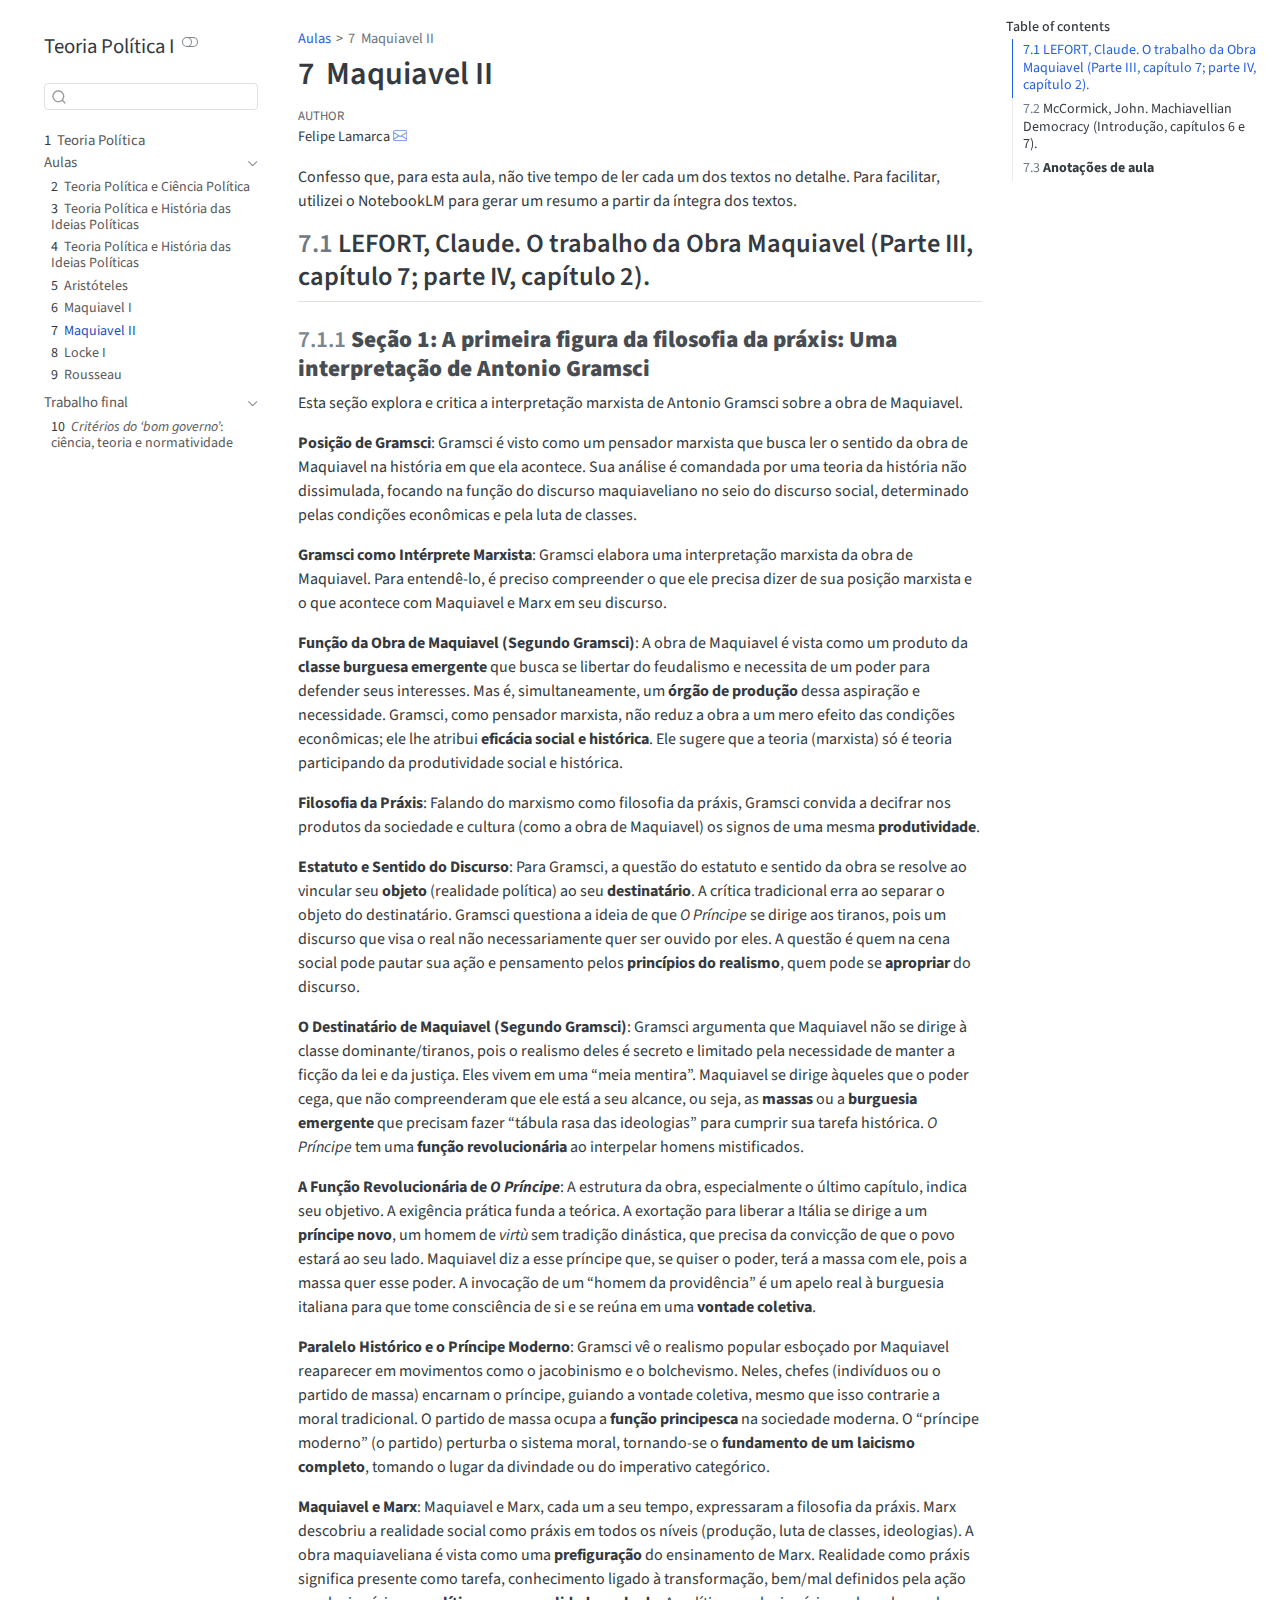
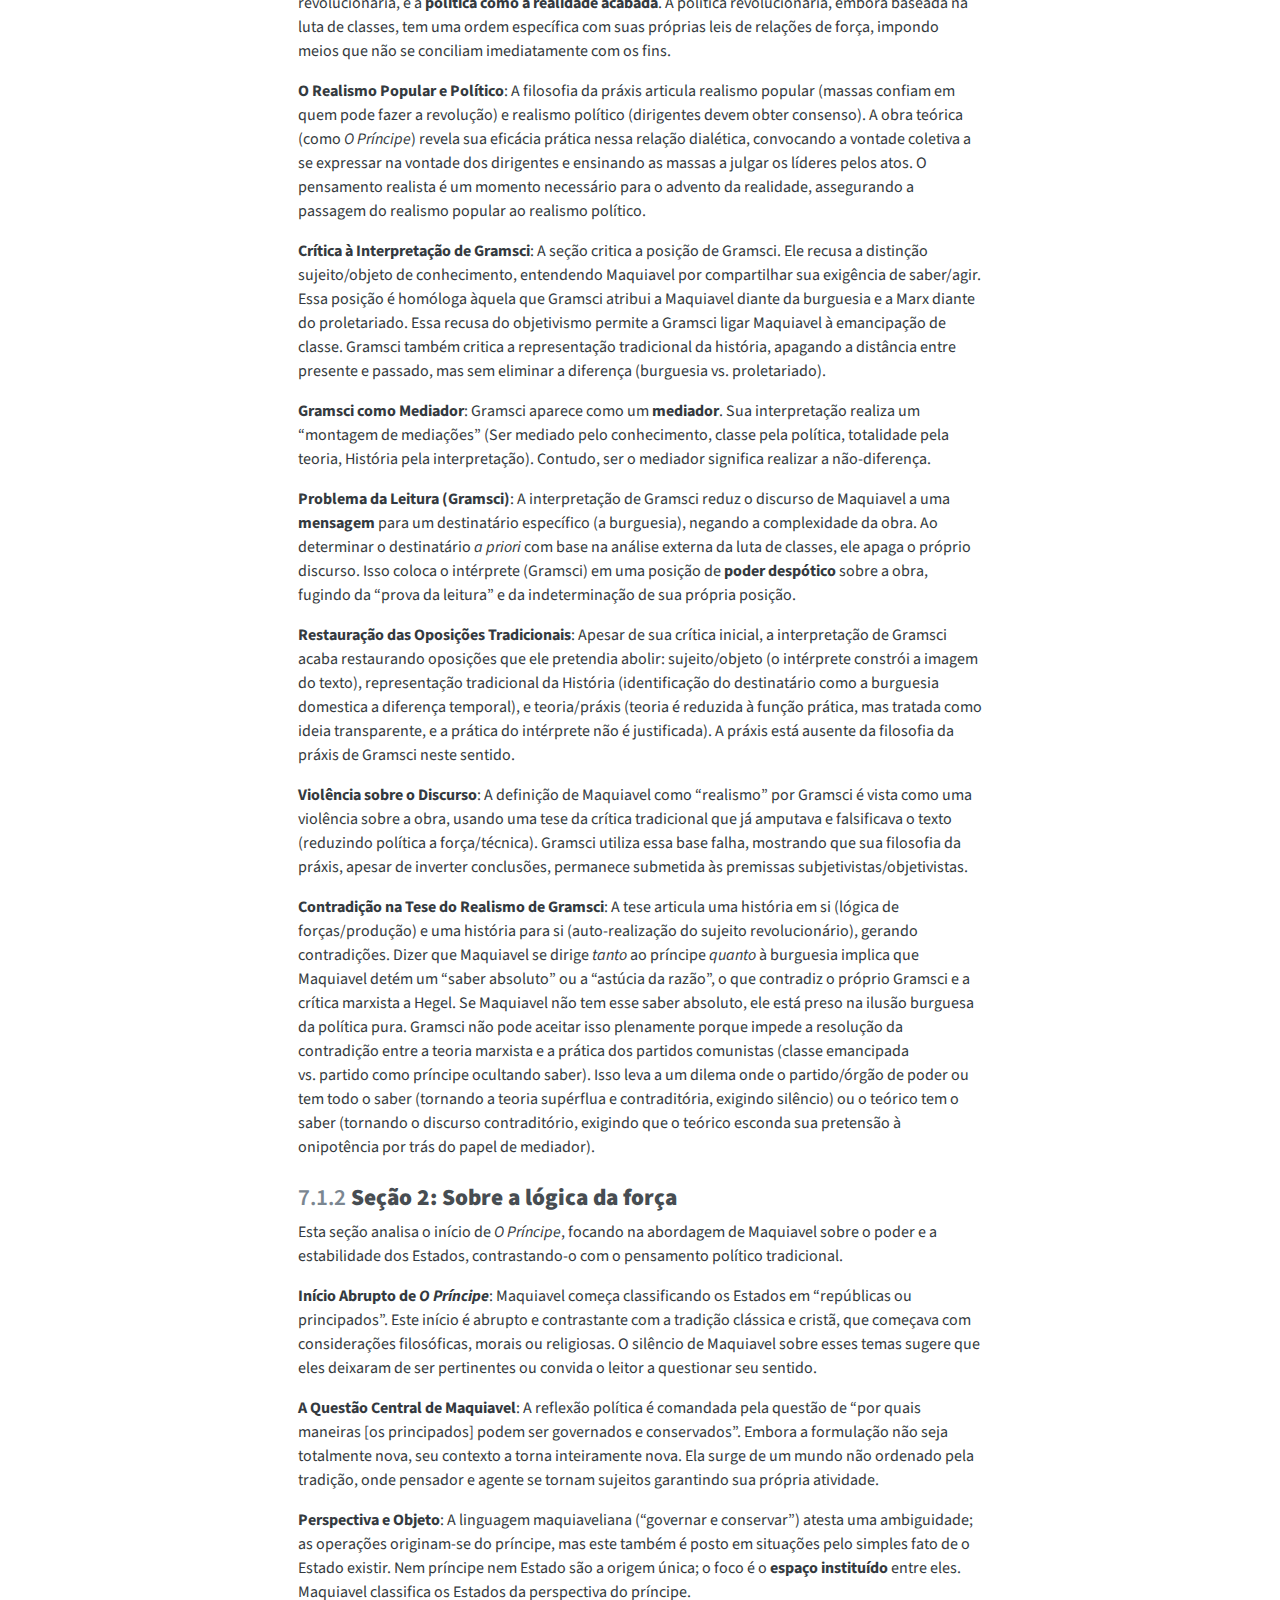
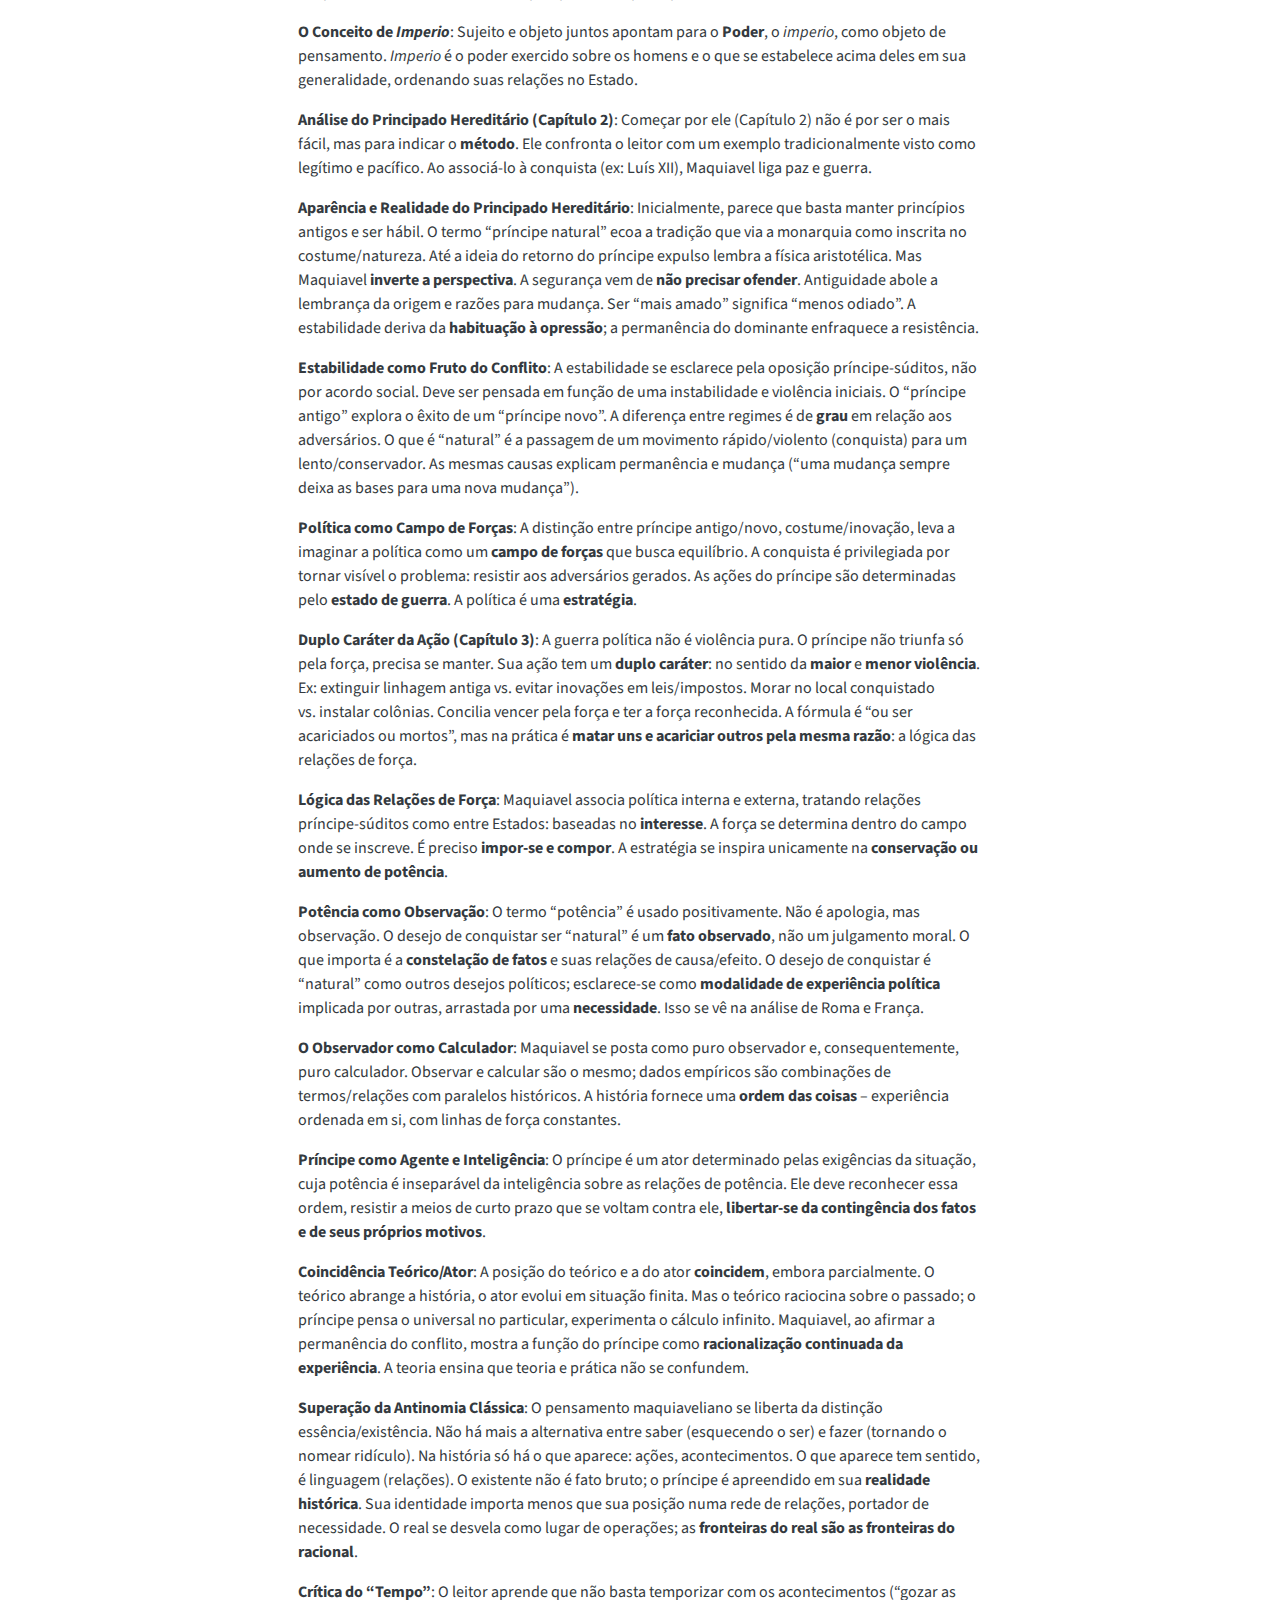
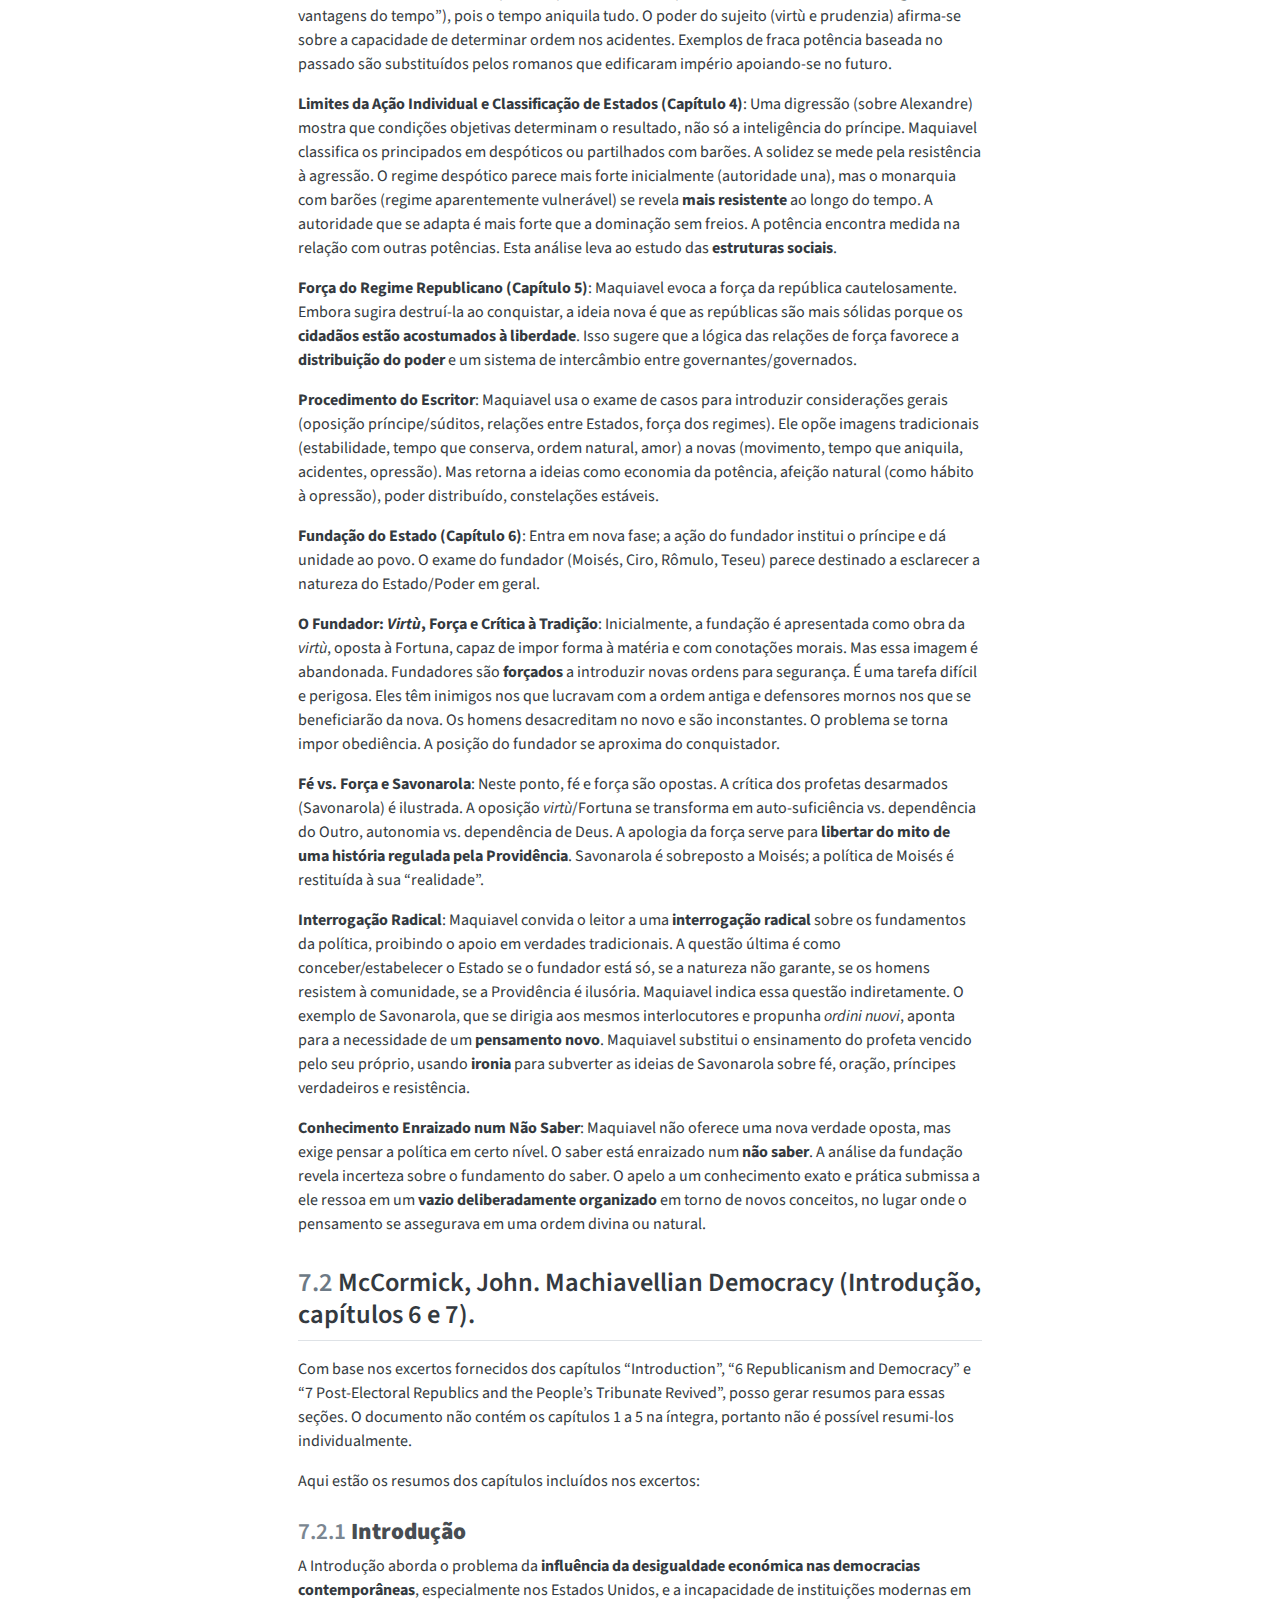
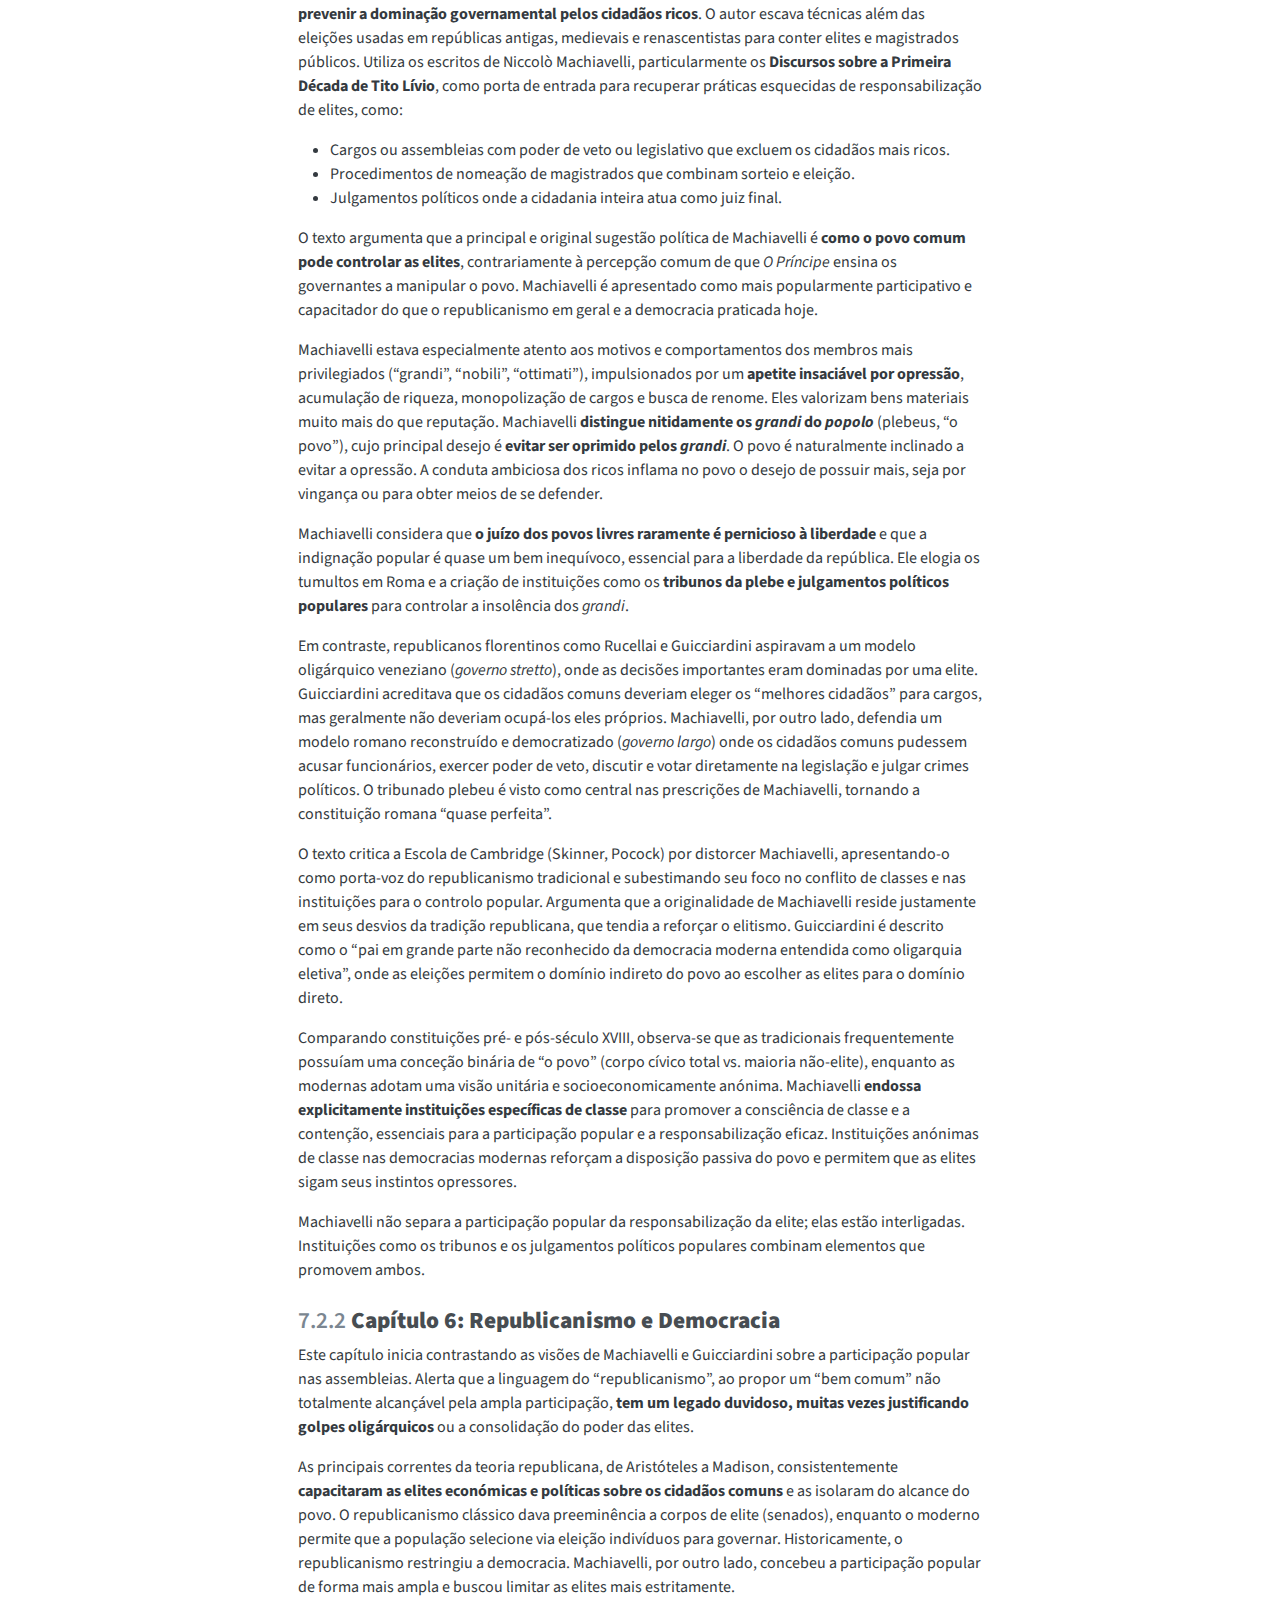
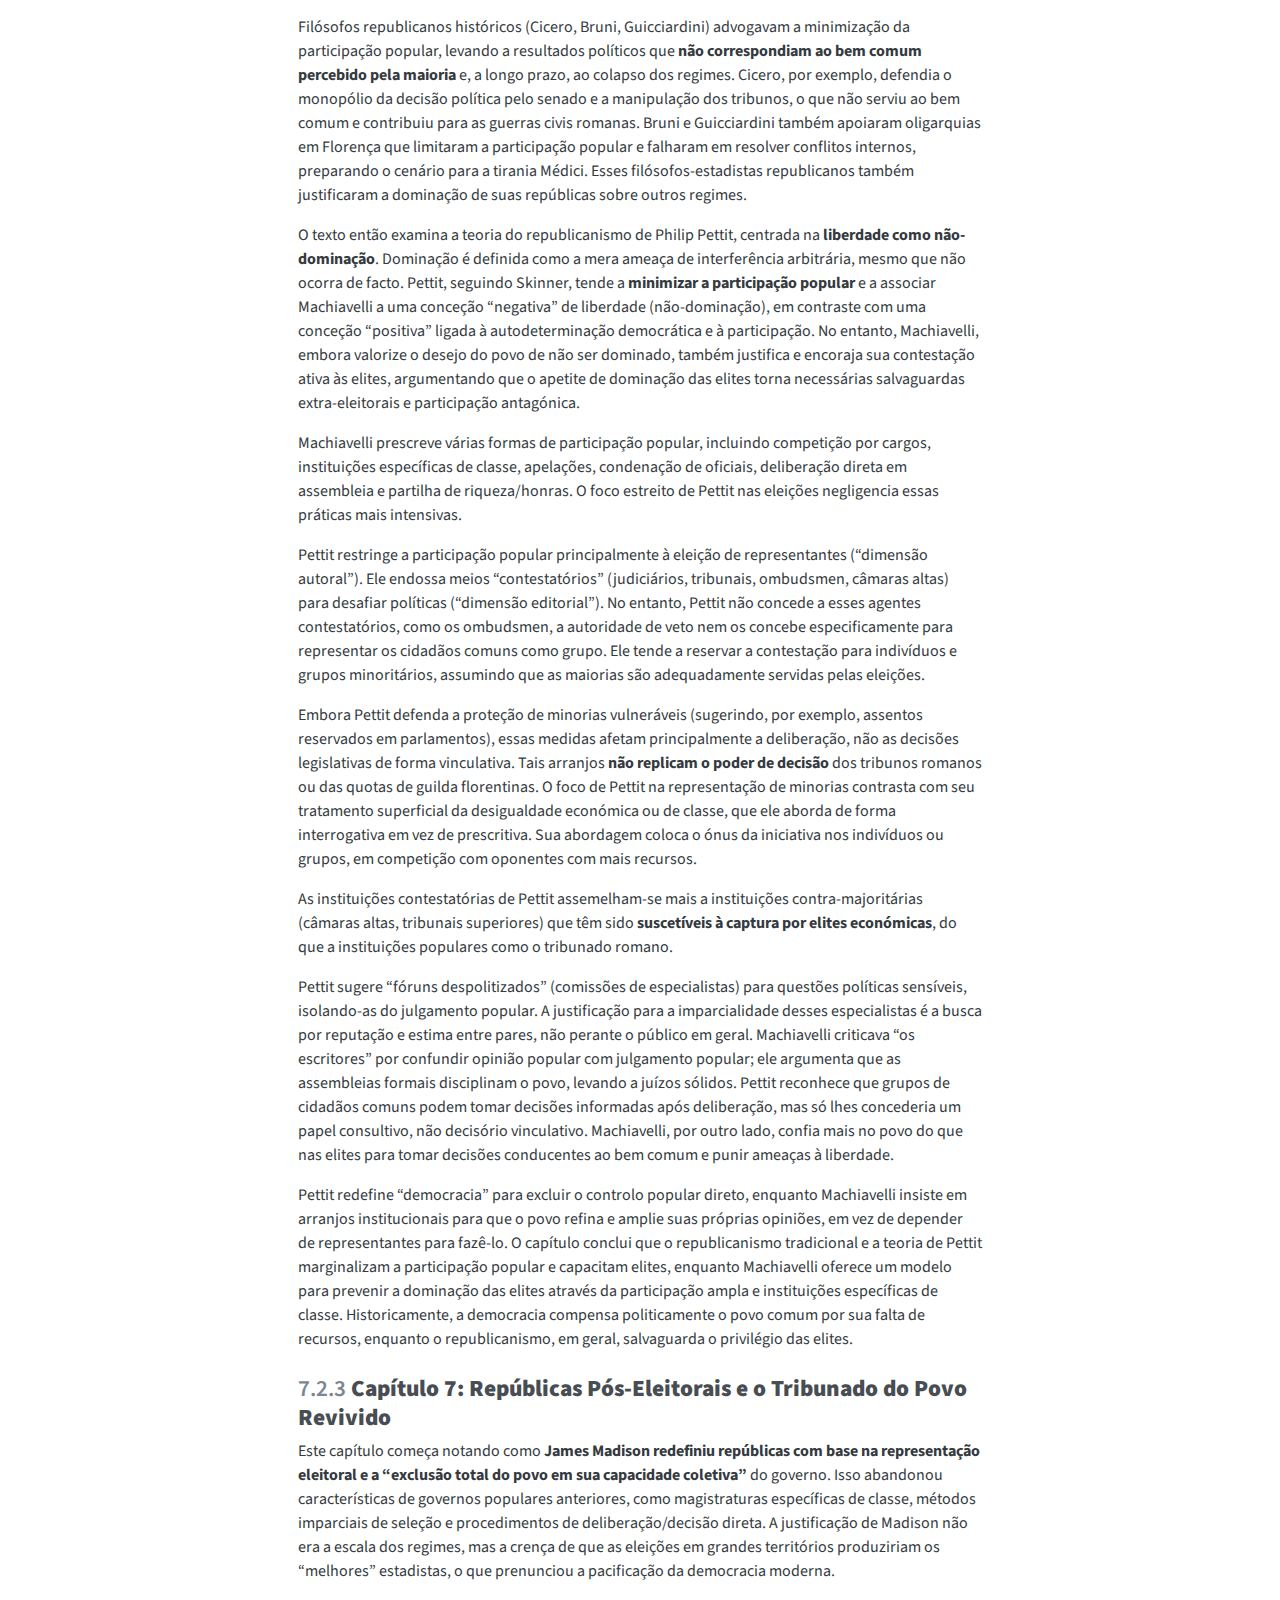
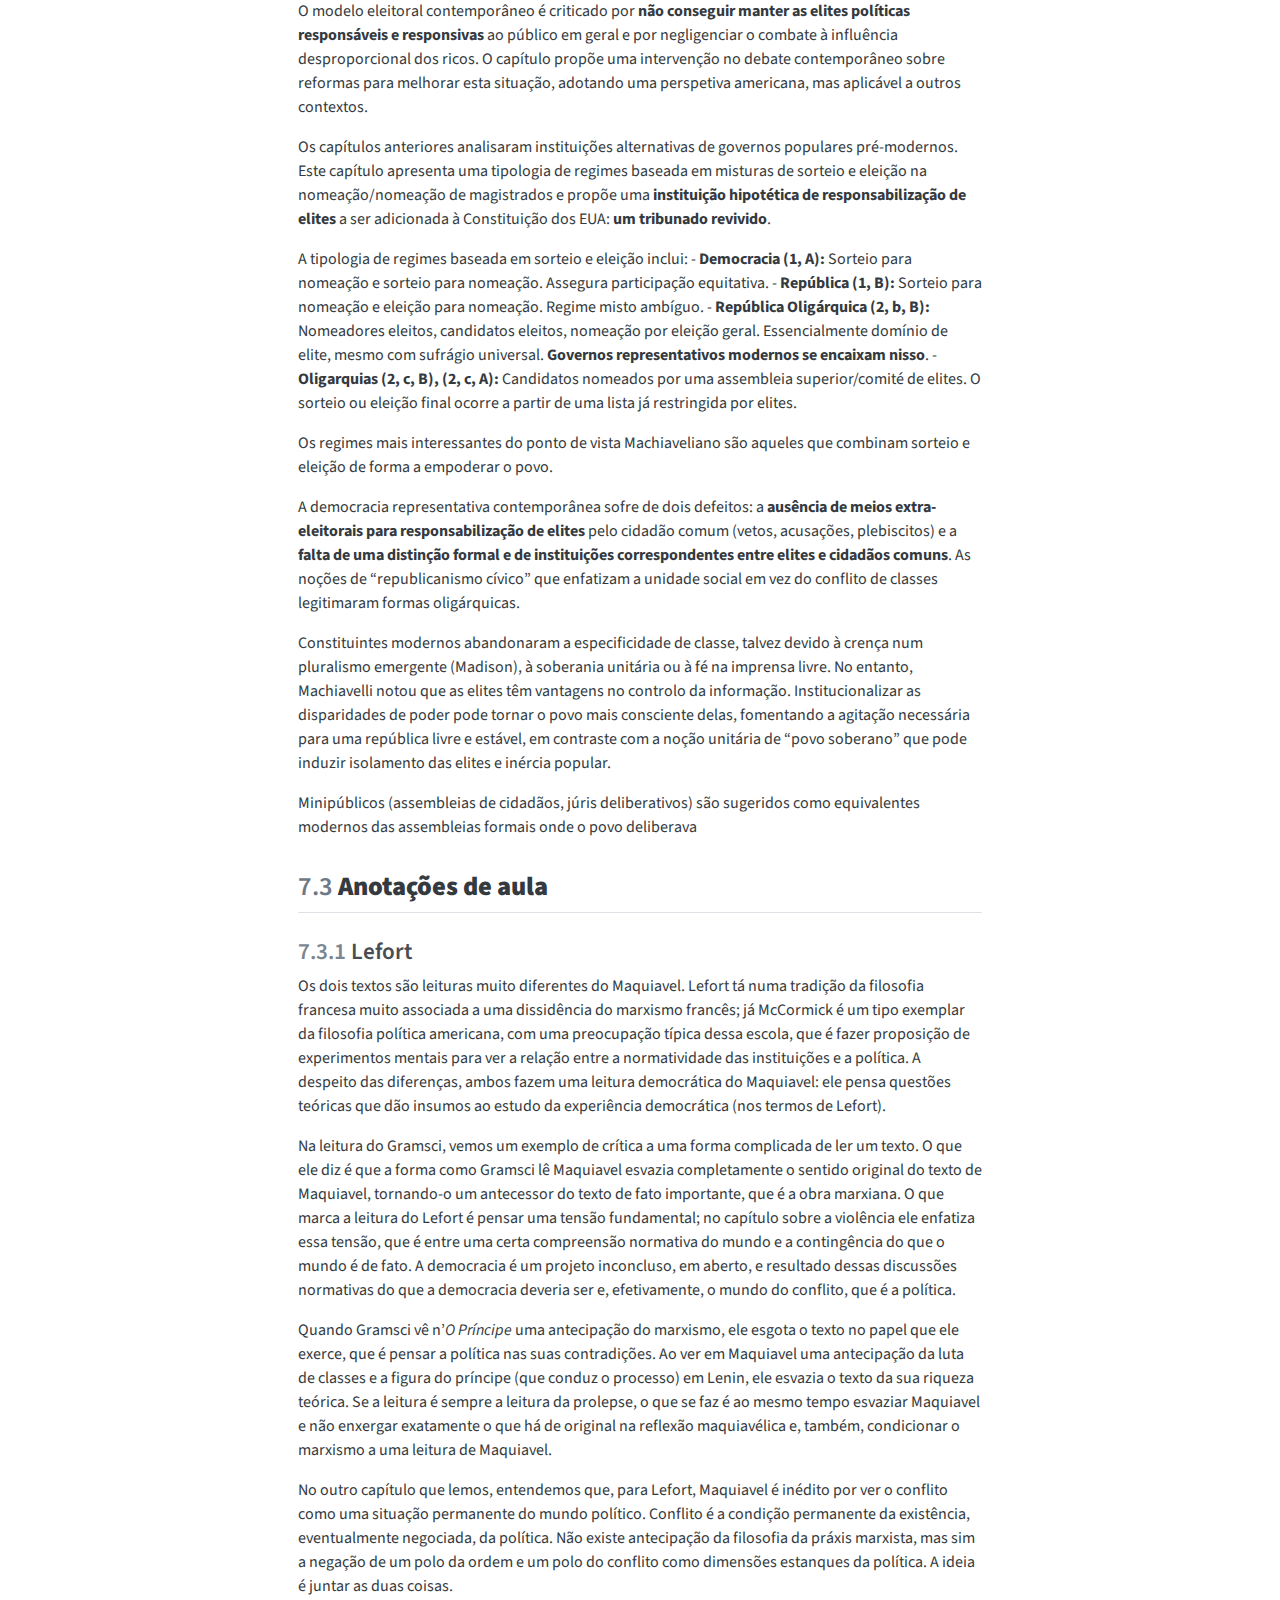
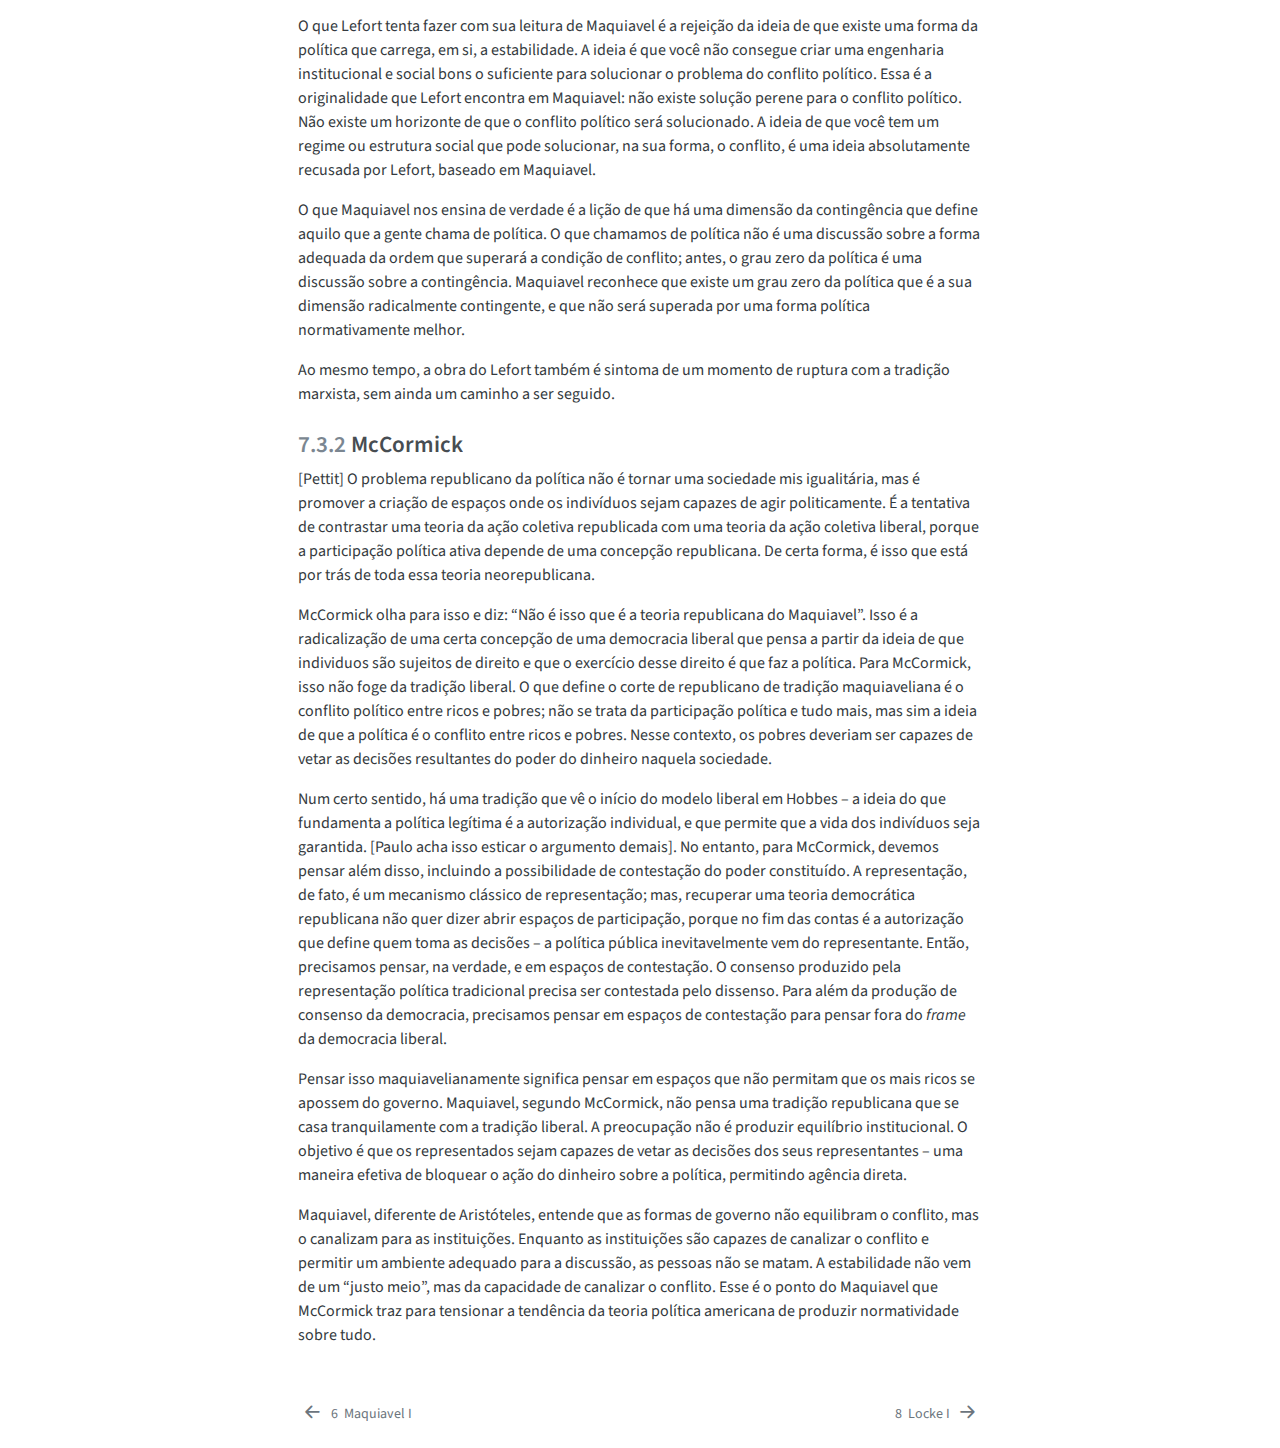
<file: docs/aulas/aula-6.html>
<!DOCTYPE html>
<html xmlns="http://www.w3.org/1999/xhtml" lang="en" xml:lang="en"><head>

<meta charset="utf-8">
<meta name="generator" content="quarto-1.7.23">

<meta name="viewport" content="width=device-width, initial-scale=1.0, user-scalable=yes">

<meta name="author" content="Felipe Lamarca">

<title>7&nbsp; Maquiavel II – Teoria Política I</title>
<style>
code{white-space: pre-wrap;}
span.smallcaps{font-variant: small-caps;}
div.columns{display: flex; gap: min(4vw, 1.5em);}
div.column{flex: auto; overflow-x: auto;}
div.hanging-indent{margin-left: 1.5em; text-indent: -1.5em;}
ul.task-list{list-style: none;}
ul.task-list li input[type="checkbox"] {
  width: 0.8em;
  margin: 0 0.8em 0.2em -1em; /* quarto-specific, see https://github.com/quarto-dev/quarto-cli/issues/4556 */ 
  vertical-align: middle;
}
</style>


<script src="../site_libs/quarto-nav/quarto-nav.js"></script>
<script src="../site_libs/quarto-nav/headroom.min.js"></script>
<script src="../site_libs/clipboard/clipboard.min.js"></script>
<script src="../site_libs/quarto-search/autocomplete.umd.js"></script>
<script src="../site_libs/quarto-search/fuse.min.js"></script>
<script src="../site_libs/quarto-search/quarto-search.js"></script>
<meta name="quarto:offset" content="../">
<link href="../aulas/aula-9.html" rel="next">
<link href="../aulas/aula-5.html" rel="prev">
<script src="../site_libs/quarto-html/quarto.js" type="module"></script>
<script src="../site_libs/quarto-html/tabsets/tabsets.js" type="module"></script>
<script src="../site_libs/quarto-html/popper.min.js"></script>
<script src="../site_libs/quarto-html/tippy.umd.min.js"></script>
<script src="../site_libs/quarto-html/anchor.min.js"></script>
<link href="../site_libs/quarto-html/tippy.css" rel="stylesheet">
<link href="../site_libs/quarto-html/quarto-syntax-highlighting-dark-7271f29f9498218151f3120baddb7363.css" rel="stylesheet" class="quarto-color-scheme quarto-color-alternate" id="quarto-text-highlighting-styles">
<link href="../site_libs/quarto-html/quarto-syntax-highlighting-226bd0f977fa82dfae4534cac220d79a.css" rel="stylesheet" class="quarto-color-scheme" id="quarto-text-highlighting-styles">
<script src="../site_libs/bootstrap/bootstrap.min.js"></script>
<link href="../site_libs/bootstrap/bootstrap-icons.css" rel="stylesheet">
<link href="../site_libs/bootstrap/bootstrap-684fd4d5cca103f0a36d8d6452d65d79.min.css" rel="stylesheet" append-hash="true" class="quarto-color-scheme" id="quarto-bootstrap" data-mode="light">
<link href="../site_libs/bootstrap/bootstrap-dark-e48631cd0f686fc60c0a94b589431da6.min.css" rel="stylesheet" append-hash="true" class="quarto-color-scheme quarto-color-alternate" id="quarto-bootstrap" data-mode="dark">
<link href="../site_libs/bootstrap/bootstrap-684fd4d5cca103f0a36d8d6452d65d79.min.css" rel="stylesheet" append-hash="true" class="quarto-color-scheme-extra" id="quarto-bootstrap" data-mode="light">
<script id="quarto-search-options" type="application/json">{
  "location": "sidebar",
  "copy-button": false,
  "collapse-after": 3,
  "panel-placement": "start",
  "type": "textbox",
  "limit": 50,
  "keyboard-shortcut": [
    "f",
    "/",
    "s"
  ],
  "show-item-context": false,
  "language": {
    "search-no-results-text": "No results",
    "search-matching-documents-text": "matching documents",
    "search-copy-link-title": "Copy link to search",
    "search-hide-matches-text": "Hide additional matches",
    "search-more-match-text": "more match in this document",
    "search-more-matches-text": "more matches in this document",
    "search-clear-button-title": "Clear",
    "search-text-placeholder": "",
    "search-detached-cancel-button-title": "Cancel",
    "search-submit-button-title": "Submit",
    "search-label": "Search"
  }
}</script>


<link rel="stylesheet" href="../styles.css">
</head>

<body class="nav-sidebar floating quarto-light"><script id="quarto-html-before-body" type="application/javascript">
    const toggleBodyColorMode = (bsSheetEl) => {
      const mode = bsSheetEl.getAttribute("data-mode");
      const bodyEl = window.document.querySelector("body");
      if (mode === "dark") {
        bodyEl.classList.add("quarto-dark");
        bodyEl.classList.remove("quarto-light");
      } else {
        bodyEl.classList.add("quarto-light");
        bodyEl.classList.remove("quarto-dark");
      }
    }
    const toggleBodyColorPrimary = () => {
      const bsSheetEl = window.document.querySelector("link#quarto-bootstrap:not([rel=disabled-stylesheet])");
      if (bsSheetEl) {
        toggleBodyColorMode(bsSheetEl);
      }
    }
    window.setColorSchemeToggle = (alternate) => {
      const toggles = window.document.querySelectorAll('.quarto-color-scheme-toggle');
      for (let i=0; i < toggles.length; i++) {
        const toggle = toggles[i];
        if (toggle) {
          if (alternate) {
            toggle.classList.add("alternate");
          } else {
            toggle.classList.remove("alternate");
          }
        }
      }
    };
    const toggleColorMode = (alternate) => {
      // Switch the stylesheets
      const primaryStylesheets = window.document.querySelectorAll('link.quarto-color-scheme:not(.quarto-color-alternate)');
      const alternateStylesheets = window.document.querySelectorAll('link.quarto-color-scheme.quarto-color-alternate');
      manageTransitions('#quarto-margin-sidebar .nav-link', false);
      if (alternate) {
        // note: dark is layered on light, we don't disable primary!
        enableStylesheet(alternateStylesheets);
        for (const sheetNode of alternateStylesheets) {
          if (sheetNode.id === "quarto-bootstrap") {
            toggleBodyColorMode(sheetNode);
          }
        }
      } else {
        disableStylesheet(alternateStylesheets);
        enableStylesheet(primaryStylesheets)
        toggleBodyColorPrimary();
      }
      manageTransitions('#quarto-margin-sidebar .nav-link', true);
      // Switch the toggles
      window.setColorSchemeToggle(alternate)
      // Hack to workaround the fact that safari doesn't
      // properly recolor the scrollbar when toggling (#1455)
      if (navigator.userAgent.indexOf('Safari') > 0 && navigator.userAgent.indexOf('Chrome') == -1) {
        manageTransitions("body", false);
        window.scrollTo(0, 1);
        setTimeout(() => {
          window.scrollTo(0, 0);
          manageTransitions("body", true);
        }, 40);
      }
    }
    const disableStylesheet = (stylesheets) => {
      for (let i=0; i < stylesheets.length; i++) {
        const stylesheet = stylesheets[i];
        stylesheet.rel = 'disabled-stylesheet';
      }
    }
    const enableStylesheet = (stylesheets) => {
      for (let i=0; i < stylesheets.length; i++) {
        const stylesheet = stylesheets[i];
        if(stylesheet.rel !== 'stylesheet') { // for Chrome, which will still FOUC without this check
          stylesheet.rel = 'stylesheet';
        }
      }
    }
    const manageTransitions = (selector, allowTransitions) => {
      const els = window.document.querySelectorAll(selector);
      for (let i=0; i < els.length; i++) {
        const el = els[i];
        if (allowTransitions) {
          el.classList.remove('notransition');
        } else {
          el.classList.add('notransition');
        }
      }
    }
    const isFileUrl = () => {
      return window.location.protocol === 'file:';
    }
    window.hasAlternateSentinel = () => {
      let styleSentinel = getColorSchemeSentinel();
      if (styleSentinel !== null) {
        return styleSentinel === "alternate";
      } else {
        return false;
      }
    }
    const setStyleSentinel = (alternate) => {
      const value = alternate ? "alternate" : "default";
      if (!isFileUrl()) {
        window.localStorage.setItem("quarto-color-scheme", value);
      } else {
        localAlternateSentinel = value;
      }
    }
    const getColorSchemeSentinel = () => {
      if (!isFileUrl()) {
        const storageValue = window.localStorage.getItem("quarto-color-scheme");
        return storageValue != null ? storageValue : localAlternateSentinel;
      } else {
        return localAlternateSentinel;
      }
    }
    const toggleGiscusIfUsed = (isAlternate, darkModeDefault) => {
      const baseTheme = document.querySelector('#giscus-base-theme')?.value ?? 'light';
      const alternateTheme = document.querySelector('#giscus-alt-theme')?.value ?? 'dark';
      let newTheme = '';
      if(darkModeDefault) {
        newTheme = isAlternate ? baseTheme : alternateTheme;
      } else {
        newTheme = isAlternate ? alternateTheme : baseTheme;
      }
      const changeGiscusTheme = () => {
        // From: https://github.com/giscus/giscus/issues/336
        const sendMessage = (message) => {
          const iframe = document.querySelector('iframe.giscus-frame');
          if (!iframe) return;
          iframe.contentWindow.postMessage({ giscus: message }, 'https://giscus.app');
        }
        sendMessage({
          setConfig: {
            theme: newTheme
          }
        });
      }
      const isGiscussLoaded = window.document.querySelector('iframe.giscus-frame') !== null;
      if (isGiscussLoaded) {
        changeGiscusTheme();
      }
    };
    const darkModeDefault = false;
    document.querySelector('link.quarto-color-scheme-extra').rel = 'disabled-stylesheet';
    let localAlternateSentinel = darkModeDefault ? 'alternate' : 'default';
    // Dark / light mode switch
    window.quartoToggleColorScheme = () => {
      // Read the current dark / light value
      let toAlternate = !window.hasAlternateSentinel();
      toggleColorMode(toAlternate);
      setStyleSentinel(toAlternate);
      toggleGiscusIfUsed(toAlternate, darkModeDefault);
    };
    // Switch to dark mode if need be
    if (window.hasAlternateSentinel()) {
      toggleColorMode(true);
    } else {
      toggleColorMode(false);
    }
  </script>

<div id="quarto-search-results"></div>
  <header id="quarto-header" class="headroom fixed-top">
  <nav class="quarto-secondary-nav">
    <div class="container-fluid d-flex">
      <button type="button" class="quarto-btn-toggle btn" data-bs-toggle="collapse" role="button" data-bs-target=".quarto-sidebar-collapse-item" aria-controls="quarto-sidebar" aria-expanded="false" aria-label="Toggle sidebar navigation" onclick="if (window.quartoToggleHeadroom) { window.quartoToggleHeadroom(); }">
        <i class="bi bi-layout-text-sidebar-reverse"></i>
      </button>
        <nav class="quarto-page-breadcrumbs" aria-label="breadcrumb"><ol class="breadcrumb"><li class="breadcrumb-item"><a href="../aulas/aula-1.html">Aulas</a></li><li class="breadcrumb-item"><a href="../aulas/aula-6.html"><span class="chapter-number">7</span>&nbsp; <span class="chapter-title">Maquiavel II</span></a></li></ol></nav>
        <a class="flex-grow-1" role="navigation" data-bs-toggle="collapse" data-bs-target=".quarto-sidebar-collapse-item" aria-controls="quarto-sidebar" aria-expanded="false" aria-label="Toggle sidebar navigation" onclick="if (window.quartoToggleHeadroom) { window.quartoToggleHeadroom(); }">      
        </a>
      <button type="button" class="btn quarto-search-button" aria-label="Search" onclick="window.quartoOpenSearch();">
        <i class="bi bi-search"></i>
      </button>
    </div>
  </nav>
</header>
<!-- content -->
<div id="quarto-content" class="quarto-container page-columns page-rows-contents page-layout-article">
<!-- sidebar -->
  <nav id="quarto-sidebar" class="sidebar collapse collapse-horizontal quarto-sidebar-collapse-item sidebar-navigation floating overflow-auto">
    <div class="pt-lg-2 mt-2 text-left sidebar-header">
    <div class="sidebar-title mb-0 py-0">
      <a href="../">Teoria Política I</a> 
        <div class="sidebar-tools-main">
  <a href="" class="quarto-color-scheme-toggle quarto-navigation-tool  px-1" onclick="window.quartoToggleColorScheme(); return false;" title="Toggle dark mode"><i class="bi"></i></a>
</div>
    </div>
      </div>
        <div class="mt-2 flex-shrink-0 align-items-center">
        <div class="sidebar-search">
        <div id="quarto-search" class="" title="Search"></div>
        </div>
        </div>
    <div class="sidebar-menu-container"> 
    <ul class="list-unstyled mt-1">
        <li class="sidebar-item">
  <div class="sidebar-item-container"> 
  <a href="../index.html" class="sidebar-item-text sidebar-link">
 <span class="menu-text"><span class="chapter-number">1</span>&nbsp; <span class="chapter-title">Teoria Política</span></span></a>
  </div>
</li>
        <li class="sidebar-item sidebar-item-section">
      <div class="sidebar-item-container"> 
            <a class="sidebar-item-text sidebar-link text-start" data-bs-toggle="collapse" data-bs-target="#quarto-sidebar-section-1" role="navigation" aria-expanded="true">
 <span class="menu-text">Aulas</span></a>
          <a class="sidebar-item-toggle text-start" data-bs-toggle="collapse" data-bs-target="#quarto-sidebar-section-1" role="navigation" aria-expanded="true" aria-label="Toggle section">
            <i class="bi bi-chevron-right ms-2"></i>
          </a> 
      </div>
      <ul id="quarto-sidebar-section-1" class="collapse list-unstyled sidebar-section depth1 show">  
          <li class="sidebar-item">
  <div class="sidebar-item-container"> 
  <a href="../aulas/aula-1.html" class="sidebar-item-text sidebar-link">
 <span class="menu-text"><span class="chapter-number">2</span>&nbsp; <span class="chapter-title">Teoria Política e Ciência Política</span></span></a>
  </div>
</li>
          <li class="sidebar-item">
  <div class="sidebar-item-container"> 
  <a href="../aulas/aula-2.html" class="sidebar-item-text sidebar-link">
 <span class="menu-text"><span class="chapter-number">3</span>&nbsp; <span class="chapter-title">Teoria Política e História das Ideias Políticas</span></span></a>
  </div>
</li>
          <li class="sidebar-item">
  <div class="sidebar-item-container"> 
  <a href="../aulas/aula-3.html" class="sidebar-item-text sidebar-link">
 <span class="menu-text"><span class="chapter-number">4</span>&nbsp; <span class="chapter-title">Teoria Política e História das Ideias Políticas</span></span></a>
  </div>
</li>
          <li class="sidebar-item">
  <div class="sidebar-item-container"> 
  <a href="../aulas/aula-4.html" class="sidebar-item-text sidebar-link">
 <span class="menu-text"><span class="chapter-number">5</span>&nbsp; <span class="chapter-title">Aristóteles</span></span></a>
  </div>
</li>
          <li class="sidebar-item">
  <div class="sidebar-item-container"> 
  <a href="../aulas/aula-5.html" class="sidebar-item-text sidebar-link">
 <span class="menu-text"><span class="chapter-number">6</span>&nbsp; <span class="chapter-title">Maquiavel I</span></span></a>
  </div>
</li>
          <li class="sidebar-item">
  <div class="sidebar-item-container"> 
  <a href="../aulas/aula-6.html" class="sidebar-item-text sidebar-link active">
 <span class="menu-text"><span class="chapter-number">7</span>&nbsp; <span class="chapter-title">Maquiavel II</span></span></a>
  </div>
</li>
          <li class="sidebar-item">
  <div class="sidebar-item-container"> 
  <a href="../aulas/aula-9.html" class="sidebar-item-text sidebar-link">
 <span class="menu-text"><span class="chapter-number">8</span>&nbsp; <span class="chapter-title">Locke I</span></span></a>
  </div>
</li>
          <li class="sidebar-item">
  <div class="sidebar-item-container"> 
  <a href="../aulas/aula-11.html" class="sidebar-item-text sidebar-link">
 <span class="menu-text"><span class="chapter-number">9</span>&nbsp; <span class="chapter-title">Rousseau</span></span></a>
  </div>
</li>
      </ul>
  </li>
        <li class="sidebar-item sidebar-item-section">
      <div class="sidebar-item-container"> 
            <a class="sidebar-item-text sidebar-link text-start" data-bs-toggle="collapse" data-bs-target="#quarto-sidebar-section-2" role="navigation" aria-expanded="true">
 <span class="menu-text">Trabalho final</span></a>
          <a class="sidebar-item-toggle text-start" data-bs-toggle="collapse" data-bs-target="#quarto-sidebar-section-2" role="navigation" aria-expanded="true" aria-label="Toggle section">
            <i class="bi bi-chevron-right ms-2"></i>
          </a> 
      </div>
      <ul id="quarto-sidebar-section-2" class="collapse list-unstyled sidebar-section depth1 show">  
          <li class="sidebar-item">
  <div class="sidebar-item-container"> 
  <a href="../trabalho-final/trabalho-final-to-website.html" class="sidebar-item-text sidebar-link">
 <span class="menu-text"><span class="chapter-number">10</span>&nbsp; <span class="chapter-title"><em>Critérios do ‘bom governo’</em>: ciência, teoria e normatividade</span></span></a>
  </div>
</li>
      </ul>
  </li>
    </ul>
    </div>
</nav>
<div id="quarto-sidebar-glass" class="quarto-sidebar-collapse-item" data-bs-toggle="collapse" data-bs-target=".quarto-sidebar-collapse-item"></div>
<!-- margin-sidebar -->
    <div id="quarto-margin-sidebar" class="sidebar margin-sidebar">
        <nav id="TOC" role="doc-toc" class="toc-active">
    <h2 id="toc-title">Table of contents</h2>
   
  <ul>
  <li><a href="#lefort-claude.-o-trabalho-da-obra-maquiavel-parte-iii-capítulo-7-parte-iv-capítulo-2." id="toc-lefort-claude.-o-trabalho-da-obra-maquiavel-parte-iii-capítulo-7-parte-iv-capítulo-2." class="nav-link active" data-scroll-target="#lefort-claude.-o-trabalho-da-obra-maquiavel-parte-iii-capítulo-7-parte-iv-capítulo-2."><span class="header-section-number">7.1</span> LEFORT, Claude. O trabalho da Obra Maquiavel (Parte III, capítulo 7; parte IV, capítulo 2).</a>
  <ul class="collapse">
  <li><a href="#seção-1-a-primeira-figura-da-filosofia-da-práxis-uma-interpretação-de-antonio-gramsci" id="toc-seção-1-a-primeira-figura-da-filosofia-da-práxis-uma-interpretação-de-antonio-gramsci" class="nav-link" data-scroll-target="#seção-1-a-primeira-figura-da-filosofia-da-práxis-uma-interpretação-de-antonio-gramsci"><span class="header-section-number">7.1.1</span> <strong>Seção 1: A primeira figura da filosofia da práxis: Uma interpretação de Antonio Gramsci</strong></a></li>
  <li><a href="#seção-2-sobre-a-lógica-da-força" id="toc-seção-2-sobre-a-lógica-da-força" class="nav-link" data-scroll-target="#seção-2-sobre-a-lógica-da-força"><span class="header-section-number">7.1.2</span> <strong>Seção 2: Sobre a lógica da força</strong></a></li>
  </ul></li>
  <li><a href="#mccormick-john.-machiavellian-democracy-introdução-capítulos-6-e-7." id="toc-mccormick-john.-machiavellian-democracy-introdução-capítulos-6-e-7." class="nav-link" data-scroll-target="#mccormick-john.-machiavellian-democracy-introdução-capítulos-6-e-7."><span class="header-section-number">7.2</span> McCormick, John. Machiavellian Democracy (Introdução, capítulos 6 e 7).</a>
  <ul class="collapse">
  <li><a href="#introdução" id="toc-introdução" class="nav-link" data-scroll-target="#introdução"><span class="header-section-number">7.2.1</span> <strong>Introdução</strong></a></li>
  <li><a href="#capítulo-6-republicanismo-e-democracia" id="toc-capítulo-6-republicanismo-e-democracia" class="nav-link" data-scroll-target="#capítulo-6-republicanismo-e-democracia"><span class="header-section-number">7.2.2</span> <strong>Capítulo 6: Republicanismo e Democracia</strong></a></li>
  <li><a href="#capítulo-7-repúblicas-pós-eleitorais-e-o-tribunado-do-povo-revivido" id="toc-capítulo-7-repúblicas-pós-eleitorais-e-o-tribunado-do-povo-revivido" class="nav-link" data-scroll-target="#capítulo-7-repúblicas-pós-eleitorais-e-o-tribunado-do-povo-revivido"><span class="header-section-number">7.2.3</span> <strong>Capítulo 7: Repúblicas Pós-Eleitorais e o Tribunado do Povo Revivido</strong></a></li>
  </ul></li>
  <li><a href="#anotações-de-aula" id="toc-anotações-de-aula" class="nav-link" data-scroll-target="#anotações-de-aula"><span class="header-section-number">7.3</span> <strong>Anotações de aula</strong></a>
  <ul class="collapse">
  <li><a href="#lefort" id="toc-lefort" class="nav-link" data-scroll-target="#lefort"><span class="header-section-number">7.3.1</span> Lefort</a></li>
  <li><a href="#mccormick" id="toc-mccormick" class="nav-link" data-scroll-target="#mccormick"><span class="header-section-number">7.3.2</span> McCormick</a></li>
  </ul></li>
  </ul>
</nav>
    </div>
<!-- main -->
<main class="content" id="quarto-document-content">


<header id="title-block-header" class="quarto-title-block default"><nav class="quarto-page-breadcrumbs quarto-title-breadcrumbs d-none d-lg-block" aria-label="breadcrumb"><ol class="breadcrumb"><li class="breadcrumb-item"><a href="../aulas/aula-1.html">Aulas</a></li><li class="breadcrumb-item"><a href="../aulas/aula-6.html"><span class="chapter-number">7</span>&nbsp; <span class="chapter-title">Maquiavel II</span></a></li></ol></nav>
<div class="quarto-title">
<h1 class="title"><span class="chapter-number">7</span>&nbsp; <span class="chapter-title">Maquiavel II</span></h1>
</div>



<div class="quarto-title-meta">

    <div>
    <div class="quarto-title-meta-heading">Author</div>
    <div class="quarto-title-meta-contents">
             <p>Felipe Lamarca <a href="mailto:felipelamarca@iesp.uerj.br" class="quarto-title-author-email"><i class="bi bi-envelope"></i></a> </p>
          </div>
  </div>
    
  
    
  </div>
  


</header>


<p>Confesso que, para esta aula, não tive tempo de ler cada um dos textos no detalhe. Para facilitar, utilizei o NotebookLM para gerar um resumo a partir da íntegra dos textos.</p>
<section id="lefort-claude.-o-trabalho-da-obra-maquiavel-parte-iii-capítulo-7-parte-iv-capítulo-2." class="level2" data-number="7.1">
<h2 data-number="7.1" class="anchored" data-anchor-id="lefort-claude.-o-trabalho-da-obra-maquiavel-parte-iii-capítulo-7-parte-iv-capítulo-2."><span class="header-section-number">7.1</span> LEFORT, Claude. O trabalho da Obra Maquiavel (Parte III, capítulo 7; parte IV, capítulo 2).</h2>
<section id="seção-1-a-primeira-figura-da-filosofia-da-práxis-uma-interpretação-de-antonio-gramsci" class="level3" data-number="7.1.1">
<h3 data-number="7.1.1" class="anchored" data-anchor-id="seção-1-a-primeira-figura-da-filosofia-da-práxis-uma-interpretação-de-antonio-gramsci"><span class="header-section-number">7.1.1</span> <strong>Seção 1: A primeira figura da filosofia da práxis: Uma interpretação de Antonio Gramsci</strong></h3>
<p>Esta seção explora e critica a interpretação marxista de Antonio Gramsci sobre a obra de Maquiavel.</p>
<p><strong>Posição de Gramsci</strong>: Gramsci é visto como um pensador marxista que busca ler o sentido da obra de Maquiavel na história em que ela acontece. Sua análise é comandada por uma teoria da história não dissimulada, focando na função do discurso maquiaveliano no seio do discurso social, determinado pelas condições econômicas e pela luta de classes.</p>
<p><strong>Gramsci como Intérprete Marxista</strong>: Gramsci elabora uma interpretação marxista da obra de Maquiavel. Para entendê-lo, é preciso compreender o que ele precisa dizer de sua posição marxista e o que acontece com Maquiavel e Marx em seu discurso.</p>
<p><strong>Função da Obra de Maquiavel (Segundo Gramsci)</strong>: A obra de Maquiavel é vista como um produto da <strong>classe burguesa emergente</strong> que busca se libertar do feudalismo e necessita de um poder para defender seus interesses. Mas é, simultaneamente, um <strong>órgão de produção</strong> dessa aspiração e necessidade. Gramsci, como pensador marxista, não reduz a obra a um mero efeito das condições econômicas; ele lhe atribui <strong>eficácia social e histórica</strong>. Ele sugere que a teoria (marxista) só é teoria participando da produtividade social e histórica.</p>
<p><strong>Filosofia da Práxis</strong>: Falando do marxismo como filosofia da práxis, Gramsci convida a decifrar nos produtos da sociedade e cultura (como a obra de Maquiavel) os signos de uma mesma <strong>produtividade</strong>.</p>
<p><strong>Estatuto e Sentido do Discurso</strong>: Para Gramsci, a questão do estatuto e sentido da obra se resolve ao vincular seu <strong>objeto</strong> (realidade política) ao seu <strong>destinatário</strong>. A crítica tradicional erra ao separar o objeto do destinatário. Gramsci questiona a ideia de que <em>O Príncipe</em> se dirige aos tiranos, pois um discurso que visa o real não necessariamente quer ser ouvido por eles. A questão é quem na cena social pode pautar sua ação e pensamento pelos <strong>princípios do realismo</strong>, quem pode se <strong>apropriar</strong> do discurso.</p>
<p><strong>O Destinatário de Maquiavel (Segundo Gramsci)</strong>: Gramsci argumenta que Maquiavel não se dirige à classe dominante/tiranos, pois o realismo deles é secreto e limitado pela necessidade de manter a ficção da lei e da justiça. Eles vivem em uma “meia mentira”. Maquiavel se dirige àqueles que o poder cega, que não compreenderam que ele está a seu alcance, ou seja, as <strong>massas</strong> ou a <strong>burguesia emergente</strong> que precisam fazer “tábula rasa das ideologias” para cumprir sua tarefa histórica. <em>O Príncipe</em> tem uma <strong>função revolucionária</strong> ao interpelar homens mistificados.</p>
<p><strong>A Função Revolucionária de <em>O Príncipe</em></strong>: A estrutura da obra, especialmente o último capítulo, indica seu objetivo. A exigência prática funda a teórica. A exortação para liberar a Itália se dirige a um <strong>príncipe novo</strong>, um homem de <em>virtù</em> sem tradição dinástica, que precisa da convicção de que o povo estará ao seu lado. Maquiavel diz a esse príncipe que, se quiser o poder, terá a massa com ele, pois a massa quer esse poder. A invocação de um “homem da providência” é um apelo real à burguesia italiana para que tome consciência de si e se reúna em uma <strong>vontade coletiva</strong>.</p>
<p><strong>Paralelo Histórico e o Príncipe Moderno</strong>: Gramsci vê o realismo popular esboçado por Maquiavel reaparecer em movimentos como o jacobinismo e o bolchevismo. Neles, chefes (indivíduos ou o partido de massa) encarnam o príncipe, guiando a vontade coletiva, mesmo que isso contrarie a moral tradicional. O partido de massa ocupa a <strong>função principesca</strong> na sociedade moderna. O “príncipe moderno” (o partido) perturba o sistema moral, tornando-se o <strong>fundamento de um laicismo completo</strong>, tomando o lugar da divindade ou do imperativo categórico.</p>
<p><strong>Maquiavel e Marx</strong>: Maquiavel e Marx, cada um a seu tempo, expressaram a filosofia da práxis. Marx descobriu a realidade social como práxis em todos os níveis (produção, luta de classes, ideologias). A obra maquiaveliana é vista como uma <strong>prefiguração</strong> do ensinamento de Marx. Realidade como práxis significa presente como tarefa, conhecimento ligado à transformação, bem/mal definidos pela ação revolucionária, e a <strong>política como a realidade acabada</strong>. A política revolucionária, embora baseada na luta de classes, tem uma ordem específica com suas próprias leis de relações de força, impondo meios que não se conciliam imediatamente com os fins.</p>
<p><strong>O Realismo Popular e Político</strong>: A filosofia da práxis articula realismo popular (massas confiam em quem pode fazer a revolução) e realismo político (dirigentes devem obter consenso). A obra teórica (como <em>O Príncipe</em>) revela sua eficácia prática nessa relação dialética, convocando a vontade coletiva a se expressar na vontade dos dirigentes e ensinando as massas a julgar os líderes pelos atos. O pensamento realista é um momento necessário para o advento da realidade, assegurando a passagem do realismo popular ao realismo político.</p>
<p><strong>Crítica à Interpretação de Gramsci</strong>: A seção critica a posição de Gramsci. Ele recusa a distinção sujeito/objeto de conhecimento, entendendo Maquiavel por compartilhar sua exigência de saber/agir. Essa posição é homóloga àquela que Gramsci atribui a Maquiavel diante da burguesia e a Marx diante do proletariado. Essa recusa do objetivismo permite a Gramsci ligar Maquiavel à emancipação de classe. Gramsci também critica a representação tradicional da história, apagando a distância entre presente e passado, mas sem eliminar a diferença (burguesia vs.&nbsp;proletariado).</p>
<p><strong>Gramsci como Mediador</strong>: Gramsci aparece como um <strong>mediador</strong>. Sua interpretação realiza um “montagem de mediações” (Ser mediado pelo conhecimento, classe pela política, totalidade pela teoria, História pela interpretação). Contudo, ser o mediador significa realizar a não-diferença.</p>
<p><strong>Problema da Leitura (Gramsci)</strong>: A interpretação de Gramsci reduz o discurso de Maquiavel a uma <strong>mensagem</strong> para um destinatário específico (a burguesia), negando a complexidade da obra. Ao determinar o destinatário <em>a priori</em> com base na análise externa da luta de classes, ele apaga o próprio discurso. Isso coloca o intérprete (Gramsci) em uma posição de <strong>poder despótico</strong> sobre a obra, fugindo da “prova da leitura” e da indeterminação de sua própria posição.</p>
<p><strong>Restauração das Oposições Tradicionais</strong>: Apesar de sua crítica inicial, a interpretação de Gramsci acaba restaurando oposições que ele pretendia abolir: sujeito/objeto (o intérprete constrói a imagem do texto), representação tradicional da História (identificação do destinatário como a burguesia domestica a diferença temporal), e teoria/práxis (teoria é reduzida à função prática, mas tratada como ideia transparente, e a prática do intérprete não é justificada). A práxis está ausente da filosofia da práxis de Gramsci neste sentido.</p>
<p><strong>Violência sobre o Discurso</strong>: A definição de Maquiavel como “realismo” por Gramsci é vista como uma violência sobre a obra, usando uma tese da crítica tradicional que já amputava e falsificava o texto (reduzindo política a força/técnica). Gramsci utiliza essa base falha, mostrando que sua filosofia da práxis, apesar de inverter conclusões, permanece submetida às premissas subjetivistas/objetivistas.</p>
<p><strong>Contradição na Tese do Realismo de Gramsci</strong>: A tese articula uma história em si (lógica de forças/produção) e uma história para si (auto-realização do sujeito revolucionário), gerando contradições. Dizer que Maquiavel se dirige <em>tanto</em> ao príncipe <em>quanto</em> à burguesia implica que Maquiavel detém um “saber absoluto” ou a “astúcia da razão”, o que contradiz o próprio Gramsci e a crítica marxista a Hegel. Se Maquiavel não tem esse saber absoluto, ele está preso na ilusão burguesa da política pura. Gramsci não pode aceitar isso plenamente porque impede a resolução da contradição entre a teoria marxista e a prática dos partidos comunistas (classe emancipada vs.&nbsp;partido como príncipe ocultando saber). Isso leva a um dilema onde o partido/órgão de poder ou tem todo o saber (tornando a teoria supérflua e contraditória, exigindo silêncio) ou o teórico tem o saber (tornando o discurso contraditório, exigindo que o teórico esconda sua pretensão à onipotência por trás do papel de mediador).</p>
</section>
<section id="seção-2-sobre-a-lógica-da-força" class="level3" data-number="7.1.2">
<h3 data-number="7.1.2" class="anchored" data-anchor-id="seção-2-sobre-a-lógica-da-força"><span class="header-section-number">7.1.2</span> <strong>Seção 2: Sobre a lógica da força</strong></h3>
<p>Esta seção analisa o início de <em>O Príncipe</em>, focando na abordagem de Maquiavel sobre o poder e a estabilidade dos Estados, contrastando-o com o pensamento político tradicional.</p>
<p><strong>Início Abrupto de <em>O Príncipe</em></strong>: Maquiavel começa classificando os Estados em “repúblicas ou principados”. Este início é abrupto e contrastante com a tradição clássica e cristã, que começava com considerações filosóficas, morais ou religiosas. O silêncio de Maquiavel sobre esses temas sugere que eles deixaram de ser pertinentes ou convida o leitor a questionar seu sentido.</p>
<p><strong>A Questão Central de Maquiavel</strong>: A reflexão política é comandada pela questão de “por quais maneiras [os principados] podem ser governados e conservados”. Embora a formulação não seja totalmente nova, seu contexto a torna inteiramente nova. Ela surge de um mundo não ordenado pela tradição, onde pensador e agente se tornam sujeitos garantindo sua própria atividade.</p>
<p><strong>Perspectiva e Objeto</strong>: A linguagem maquiaveliana (“governar e conservar”) atesta uma ambiguidade; as operações originam-se do príncipe, mas este também é posto em situações pelo simples fato de o Estado existir. Nem príncipe nem Estado são a origem única; o foco é o <strong>espaço instituído</strong> entre eles. Maquiavel classifica os Estados da perspectiva do príncipe.</p>
<p><strong>O Conceito de <em>Imperio</em></strong>: Sujeito e objeto juntos apontam para o <strong>Poder</strong>, o <em>imperio</em>, como objeto de pensamento. <em>Imperio</em> é o poder exercido sobre os homens e o que se estabelece acima deles em sua generalidade, ordenando suas relações no Estado.</p>
<p><strong>Análise do Principado Hereditário (Capítulo 2)</strong>: Começar por ele (Capítulo 2) não é por ser o mais fácil, mas para indicar o <strong>método</strong>. Ele confronta o leitor com um exemplo tradicionalmente visto como legítimo e pacífico. Ao associá-lo à conquista (ex: Luís XII), Maquiavel liga paz e guerra.</p>
<p><strong>Aparência e Realidade do Principado Hereditário</strong>: Inicialmente, parece que basta manter princípios antigos e ser hábil. O termo “príncipe natural” ecoa a tradição que via a monarquia como inscrita no costume/natureza. Até a ideia do retorno do príncipe expulso lembra a física aristotélica. Mas Maquiavel <strong>inverte a perspectiva</strong>. A segurança vem de <strong>não precisar ofender</strong>. Antiguidade abole a lembrança da origem e razões para mudança. Ser “mais amado” significa “menos odiado”. A estabilidade deriva da <strong>habituação à opressão</strong>; a permanência do dominante enfraquece a resistência.</p>
<p><strong>Estabilidade como Fruto do Conflito</strong>: A estabilidade se esclarece pela oposição príncipe-súditos, não por acordo social. Deve ser pensada em função de uma instabilidade e violência iniciais. O “príncipe antigo” explora o êxito de um “príncipe novo”. A diferença entre regimes é de <strong>grau</strong> em relação aos adversários. O que é “natural” é a passagem de um movimento rápido/violento (conquista) para um lento/conservador. As mesmas causas explicam permanência e mudança (“uma mudança sempre deixa as bases para uma nova mudança”).</p>
<p><strong>Política como Campo de Forças</strong>: A distinção entre príncipe antigo/novo, costume/inovação, leva a imaginar a política como um <strong>campo de forças</strong> que busca equilíbrio. A conquista é privilegiada por tornar visível o problema: resistir aos adversários gerados. As ações do príncipe são determinadas pelo <strong>estado de guerra</strong>. A política é uma <strong>estratégia</strong>.</p>
<p><strong>Duplo Caráter da Ação (Capítulo 3)</strong>: A guerra política não é violência pura. O príncipe não triunfa só pela força, precisa se manter. Sua ação tem um <strong>duplo caráter</strong>: no sentido da <strong>maior</strong> e <strong>menor violência</strong>. Ex: extinguir linhagem antiga vs.&nbsp;evitar inovações em leis/impostos. Morar no local conquistado vs.&nbsp;instalar colônias. Concilia vencer pela força e ter a força reconhecida. A fórmula é “ou ser acariciados ou mortos”, mas na prática é <strong>matar uns e acariciar outros pela mesma razão</strong>: a lógica das relações de força.</p>
<p><strong>Lógica das Relações de Força</strong>: Maquiavel associa política interna e externa, tratando relações príncipe-súditos como entre Estados: baseadas no <strong>interesse</strong>. A força se determina dentro do campo onde se inscreve. É preciso <strong>impor-se e compor</strong>. A estratégia se inspira unicamente na <strong>conservação ou aumento de potência</strong>.</p>
<p><strong>Potência como Observação</strong>: O termo “potência” é usado positivamente. Não é apologia, mas observação. O desejo de conquistar ser “natural” é um <strong>fato observado</strong>, não um julgamento moral. O que importa é a <strong>constelação de fatos</strong> e suas relações de causa/efeito. O desejo de conquistar é “natural” como outros desejos políticos; esclarece-se como <strong>modalidade de experiência política</strong> implicada por outras, arrastada por uma <strong>necessidade</strong>. Isso se vê na análise de Roma e França.</p>
<p><strong>O Observador como Calculador</strong>: Maquiavel se posta como puro observador e, consequentemente, puro calculador. Observar e calcular são o mesmo; dados empíricos são combinações de termos/relações com paralelos históricos. A história fornece uma <strong>ordem das coisas</strong> – experiência ordenada em si, com linhas de força constantes.</p>
<p><strong>Príncipe como Agente e Inteligência</strong>: O príncipe é um ator determinado pelas exigências da situação, cuja potência é inseparável da inteligência sobre as relações de potência. Ele deve reconhecer essa ordem, resistir a meios de curto prazo que se voltam contra ele, <strong>libertar-se da contingência dos fatos e de seus próprios motivos</strong>.</p>
<p><strong>Coincidência Teórico/Ator</strong>: A posição do teórico e a do ator <strong>coincidem</strong>, embora parcialmente. O teórico abrange a história, o ator evolui em situação finita. Mas o teórico raciocina sobre o passado; o príncipe pensa o universal no particular, experimenta o cálculo infinito. Maquiavel, ao afirmar a permanência do conflito, mostra a função do príncipe como <strong>racionalização continuada da experiência</strong>. A teoria ensina que teoria e prática não se confundem.</p>
<p><strong>Superação da Antinomia Clássica</strong>: O pensamento maquiaveliano se liberta da distinção essência/existência. Não há mais a alternativa entre saber (esquecendo o ser) e fazer (tornando o nomear ridículo). Na história só há o que aparece: ações, acontecimentos. O que aparece tem sentido, é linguagem (relações). O existente não é fato bruto; o príncipe é apreendido em sua <strong>realidade histórica</strong>. Sua identidade importa menos que sua posição numa rede de relações, portador de necessidade. O real se desvela como lugar de operações; as <strong>fronteiras do real são as fronteiras do racional</strong>.</p>
<p><strong>Crítica do “Tempo”</strong>: O leitor aprende que não basta temporizar com os acontecimentos (“gozar as vantagens do tempo”), pois o tempo aniquila tudo. O poder do sujeito (virtù e prudenzia) afirma-se sobre a capacidade de determinar ordem nos acidentes. Exemplos de fraca potência baseada no passado são substituídos pelos romanos que edificaram império apoiando-se no futuro.</p>
<p><strong>Limites da Ação Individual e Classificação de Estados (Capítulo 4)</strong>: Uma digressão (sobre Alexandre) mostra que condições objetivas determinam o resultado, não só a inteligência do príncipe. Maquiavel classifica os principados em despóticos ou partilhados com barões. A solidez se mede pela resistência à agressão. O regime despótico parece mais forte inicialmente (autoridade una), mas o monarquia com barões (regime aparentemente vulnerável) se revela <strong>mais resistente</strong> ao longo do tempo. A autoridade que se adapta é mais forte que a dominação sem freios. A potência encontra medida na relação com outras potências. Esta análise leva ao estudo das <strong>estruturas sociais</strong>.</p>
<p><strong>Força do Regime Republicano (Capítulo 5)</strong>: Maquiavel evoca a força da república cautelosamente. Embora sugira destruí-la ao conquistar, a ideia nova é que as repúblicas são mais sólidas porque os <strong>cidadãos estão acostumados à liberdade</strong>. Isso sugere que a lógica das relações de força favorece a <strong>distribuição do poder</strong> e um sistema de intercâmbio entre governantes/governados.</p>
<p><strong>Procedimento do Escritor</strong>: Maquiavel usa o exame de casos para introduzir considerações gerais (oposição príncipe/súditos, relações entre Estados, força dos regimes). Ele opõe imagens tradicionais (estabilidade, tempo que conserva, ordem natural, amor) a novas (movimento, tempo que aniquila, acidentes, opressão). Mas retorna a ideias como economia da potência, afeição natural (como hábito à opressão), poder distribuído, constelações estáveis.</p>
<p><strong>Fundação do Estado (Capítulo 6)</strong>: Entra em nova fase; a ação do fundador institui o príncipe e dá unidade ao povo. O exame do fundador (Moisés, Ciro, Rômulo, Teseu) parece destinado a esclarecer a natureza do Estado/Poder em geral.</p>
<p><strong>O Fundador: <em>Virtù</em>, Força e Crítica à Tradição</strong>: Inicialmente, a fundação é apresentada como obra da <em>virtù</em>, oposta à Fortuna, capaz de impor forma à matéria e com conotações morais. Mas essa imagem é abandonada. Fundadores são <strong>forçados</strong> a introduzir novas ordens para segurança. É uma tarefa difícil e perigosa. Eles têm inimigos nos que lucravam com a ordem antiga e defensores mornos nos que se beneficiarão da nova. Os homens desacreditam no novo e são inconstantes. O problema se torna impor obediência. A posição do fundador se aproxima do conquistador.</p>
<p><strong>Fé vs.&nbsp;Força e Savonarola</strong>: Neste ponto, fé e força são opostas. A crítica dos profetas desarmados (Savonarola) é ilustrada. A oposição <em>virtù</em>/Fortuna se transforma em auto-suficiência vs.&nbsp;dependência do Outro, autonomia vs.&nbsp;dependência de Deus. A apologia da força serve para <strong>libertar do mito de uma história regulada pela Providência</strong>. Savonarola é sobreposto a Moisés; a política de Moisés é restituída à sua “realidade”.</p>
<p><strong>Interrogação Radical</strong>: Maquiavel convida o leitor a uma <strong>interrogação radical</strong> sobre os fundamentos da política, proibindo o apoio em verdades tradicionais. A questão última é como conceber/estabelecer o Estado se o fundador está só, se a natureza não garante, se os homens resistem à comunidade, se a Providência é ilusória. Maquiavel indica essa questão indiretamente. O exemplo de Savonarola, que se dirigia aos mesmos interlocutores e propunha <em>ordini nuovi</em>, aponta para a necessidade de um <strong>pensamento novo</strong>. Maquiavel substitui o ensinamento do profeta vencido pelo seu próprio, usando <strong>ironia</strong> para subverter as ideias de Savonarola sobre fé, oração, príncipes verdadeiros e resistência.</p>
<p><strong>Conhecimento Enraizado num Não Saber</strong>: Maquiavel não oferece uma nova verdade oposta, mas exige pensar a política em certo nível. O saber está enraizado num <strong>não saber</strong>. A análise da fundação revela incerteza sobre o fundamento do saber. O apelo a um conhecimento exato e prática submissa a ele ressoa em um <strong>vazio deliberadamente organizado</strong> em torno de novos conceitos, no lugar onde o pensamento se assegurava em uma ordem divina ou natural.</p>
</section>
</section>
<section id="mccormick-john.-machiavellian-democracy-introdução-capítulos-6-e-7." class="level2" data-number="7.2">
<h2 data-number="7.2" class="anchored" data-anchor-id="mccormick-john.-machiavellian-democracy-introdução-capítulos-6-e-7."><span class="header-section-number">7.2</span> McCormick, John. Machiavellian Democracy (Introdução, capítulos 6 e 7).</h2>
<p>Com base nos excertos fornecidos dos capítulos “Introduction”, “6 Republicanism and Democracy” e “7 Post-Electoral Republics and the People’s Tribunate Revived”, posso gerar resumos para essas seções. O documento não contém os capítulos 1 a 5 na íntegra, portanto não é possível resumi-los individualmente.</p>
<p>Aqui estão os resumos dos capítulos incluídos nos excertos:</p>
<section id="introdução" class="level3" data-number="7.2.1">
<h3 data-number="7.2.1" class="anchored" data-anchor-id="introdução"><span class="header-section-number">7.2.1</span> <strong>Introdução</strong></h3>
<p>A Introdução aborda o problema da <strong>influência da desigualdade económica nas democracias contemporâneas</strong>, especialmente nos Estados Unidos, e a incapacidade de instituições modernas em <strong>prevenir a dominação governamental pelos cidadãos ricos</strong>. O autor escava técnicas além das eleições usadas em repúblicas antigas, medievais e renascentistas para conter elites e magistrados públicos. Utiliza os escritos de Niccolò Machiavelli, particularmente os <strong>Discursos sobre a Primeira Década de Tito Lívio</strong>, como porta de entrada para recuperar práticas esquecidas de responsabilização de elites, como:</p>
<ul>
<li>Cargos ou assembleias com poder de veto ou legislativo que excluem os cidadãos mais ricos.</li>
<li>Procedimentos de nomeação de magistrados que combinam sorteio e eleição.</li>
<li>Julgamentos políticos onde a cidadania inteira atua como juiz final.</li>
</ul>
<p>O texto argumenta que a principal e original sugestão política de Machiavelli é <strong>como o povo comum pode controlar as elites</strong>, contrariamente à percepção comum de que <em>O Príncipe</em> ensina os governantes a manipular o povo. Machiavelli é apresentado como mais popularmente participativo e capacitador do que o republicanismo em geral e a democracia praticada hoje.</p>
<p>Machiavelli estava especialmente atento aos motivos e comportamentos dos membros mais privilegiados (“grandi”, “nobili”, “ottimati”), impulsionados por um <strong>apetite insaciável por opressão</strong>, acumulação de riqueza, monopolização de cargos e busca de renome. Eles valorizam bens materiais muito mais do que reputação. Machiavelli <strong>distingue nitidamente os <em>grandi</em> do <em>popolo</em></strong> (plebeus, “o povo”), cujo principal desejo é <strong>evitar ser oprimido pelos <em>grandi</em></strong>. O povo é naturalmente inclinado a evitar a opressão. A conduta ambiciosa dos ricos inflama no povo o desejo de possuir mais, seja por vingança ou para obter meios de se defender.</p>
<p>Machiavelli considera que <strong>o juízo dos povos livres raramente é pernicioso à liberdade</strong> e que a indignação popular é quase um bem inequívoco, essencial para a liberdade da república. Ele elogia os tumultos em Roma e a criação de instituições como os <strong>tribunos da plebe e julgamentos políticos populares</strong> para controlar a insolência dos <em>grandi</em>.</p>
<p>Em contraste, republicanos florentinos como Rucellai e Guicciardini aspiravam a um modelo oligárquico veneziano (<em>governo stretto</em>), onde as decisões importantes eram dominadas por uma elite. Guicciardini acreditava que os cidadãos comuns deveriam eleger os “melhores cidadãos” para cargos, mas geralmente não deveriam ocupá-los eles próprios. Machiavelli, por outro lado, defendia um modelo romano reconstruído e democratizado (<em>governo largo</em>) onde os cidadãos comuns pudessem acusar funcionários, exercer poder de veto, discutir e votar diretamente na legislação e julgar crimes políticos. O tribunado plebeu é visto como central nas prescrições de Machiavelli, tornando a constituição romana “quase perfeita”.</p>
<p>O texto critica a Escola de Cambridge (Skinner, Pocock) por distorcer Machiavelli, apresentando-o como porta-voz do republicanismo tradicional e subestimando seu foco no conflito de classes e nas instituições para o controlo popular. Argumenta que a originalidade de Machiavelli reside justamente em seus desvios da tradição republicana, que tendia a reforçar o elitismo. Guicciardini é descrito como o “pai em grande parte não reconhecido da democracia moderna entendida como oligarquia eletiva”, onde as eleições permitem o domínio indireto do povo ao escolher as elites para o domínio direto.</p>
<p>Comparando constituições pré- e pós-século XVIII, observa-se que as tradicionais frequentemente possuíam uma conceção binária de “o povo” (corpo cívico total vs.&nbsp;maioria não-elite), enquanto as modernas adotam uma visão unitária e socioeconomicamente anónima. Machiavelli <strong>endossa explicitamente instituições específicas de classe</strong> para promover a consciência de classe e a contenção, essenciais para a participação popular e a responsabilização eficaz. Instituições anónimas de classe nas democracias modernas reforçam a disposição passiva do povo e permitem que as elites sigam seus instintos opressores.</p>
<p>Machiavelli não separa a participação popular da responsabilização da elite; elas estão interligadas. Instituições como os tribunos e os julgamentos políticos populares combinam elementos que promovem ambos.</p>
</section>
<section id="capítulo-6-republicanismo-e-democracia" class="level3" data-number="7.2.2">
<h3 data-number="7.2.2" class="anchored" data-anchor-id="capítulo-6-republicanismo-e-democracia"><span class="header-section-number">7.2.2</span> <strong>Capítulo 6: Republicanismo e Democracia</strong></h3>
<p>Este capítulo inicia contrastando as visões de Machiavelli e Guicciardini sobre a participação popular nas assembleias. Alerta que a linguagem do “republicanismo”, ao propor um “bem comum” não totalmente alcançável pela ampla participação, <strong>tem um legado duvidoso, muitas vezes justificando golpes oligárquicos</strong> ou a consolidação do poder das elites.</p>
<p>As principais correntes da teoria republicana, de Aristóteles a Madison, consistentemente <strong>capacitaram as elites económicas e políticas sobre os cidadãos comuns</strong> e as isolaram do alcance do povo. O republicanismo clássico dava preeminência a corpos de elite (senados), enquanto o moderno permite que a população selecione via eleição indivíduos para governar. Historicamente, o republicanismo restringiu a democracia. Machiavelli, por outro lado, concebeu a participação popular de forma mais ampla e buscou limitar as elites mais estritamente.</p>
<p>Filósofos republicanos históricos (Cicero, Bruni, Guicciardini) advogavam a minimização da participação popular, levando a resultados políticos que <strong>não correspondiam ao bem comum percebido pela maioria</strong> e, a longo prazo, ao colapso dos regimes. Cicero, por exemplo, defendia o monopólio da decisão política pelo senado e a manipulação dos tribunos, o que não serviu ao bem comum e contribuiu para as guerras civis romanas. Bruni e Guicciardini também apoiaram oligarquias em Florença que limitaram a participação popular e falharam em resolver conflitos internos, preparando o cenário para a tirania Médici. Esses filósofos-estadistas republicanos também justificaram a dominação de suas repúblicas sobre outros regimes.</p>
<p>O texto então examina a teoria do republicanismo de Philip Pettit, centrada na <strong>liberdade como não-dominação</strong>. Dominação é definida como a mera ameaça de interferência arbitrária, mesmo que não ocorra de facto. Pettit, seguindo Skinner, tende a <strong>minimizar a participação popular</strong> e a associar Machiavelli a uma conceção “negativa” de liberdade (não-dominação), em contraste com uma conceção “positiva” ligada à autodeterminação democrática e à participação. No entanto, Machiavelli, embora valorize o desejo do povo de não ser dominado, também justifica e encoraja sua contestação ativa às elites, argumentando que o apetite de dominação das elites torna necessárias salvaguardas extra-eleitorais e participação antagónica.</p>
<p>Machiavelli prescreve várias formas de participação popular, incluindo competição por cargos, instituições específicas de classe, apelações, condenação de oficiais, deliberação direta em assembleia e partilha de riqueza/honras. O foco estreito de Pettit nas eleições negligencia essas práticas mais intensivas.</p>
<p>Pettit restringe a participação popular principalmente à eleição de representantes (“dimensão autoral”). Ele endossa meios “contestatórios” (judiciários, tribunais, ombudsmen, câmaras altas) para desafiar políticas (“dimensão editorial”). No entanto, Pettit não concede a esses agentes contestatórios, como os ombudsmen, a autoridade de veto nem os concebe especificamente para representar os cidadãos comuns como grupo. Ele tende a reservar a contestação para indivíduos e grupos minoritários, assumindo que as maiorias são adequadamente servidas pelas eleições.</p>
<p>Embora Pettit defenda a proteção de minorias vulneráveis (sugerindo, por exemplo, assentos reservados em parlamentos), essas medidas afetam principalmente a deliberação, não as decisões legislativas de forma vinculativa. Tais arranjos <strong>não replicam o poder de decisão</strong> dos tribunos romanos ou das quotas de guilda florentinas. O foco de Pettit na representação de minorias contrasta com seu tratamento superficial da desigualdade económica ou de classe, que ele aborda de forma interrogativa em vez de prescritiva. Sua abordagem coloca o ónus da iniciativa nos indivíduos ou grupos, em competição com oponentes com mais recursos.</p>
<p>As instituições contestatórias de Pettit assemelham-se mais a instituições contra-majoritárias (câmaras altas, tribunais superiores) que têm sido <strong>suscetíveis à captura por elites económicas</strong>, do que a instituições populares como o tribunado romano.</p>
<p>Pettit sugere “fóruns despolitizados” (comissões de especialistas) para questões políticas sensíveis, isolando-as do julgamento popular. A justificação para a imparcialidade desses especialistas é a busca por reputação e estima entre pares, não perante o público em geral. Machiavelli criticava “os escritores” por confundir opinião popular com julgamento popular; ele argumenta que as assembleias formais disciplinam o povo, levando a juízos sólidos. Pettit reconhece que grupos de cidadãos comuns podem tomar decisões informadas após deliberação, mas só lhes concederia um papel consultivo, não decisório vinculativo. Machiavelli, por outro lado, confia mais no povo do que nas elites para tomar decisões conducentes ao bem comum e punir ameaças à liberdade.</p>
<p>Pettit redefine “democracia” para excluir o controlo popular direto, enquanto Machiavelli insiste em arranjos institucionais para que o povo refina e amplie suas próprias opiniões, em vez de depender de representantes para fazê-lo. O capítulo conclui que o republicanismo tradicional e a teoria de Pettit marginalizam a participação popular e capacitam elites, enquanto Machiavelli oferece um modelo para prevenir a dominação das elites através da participação ampla e instituições específicas de classe. Historicamente, a democracia compensa politicamente o povo comum por sua falta de recursos, enquanto o republicanismo, em geral, salvaguarda o privilégio das elites.</p>
</section>
<section id="capítulo-7-repúblicas-pós-eleitorais-e-o-tribunado-do-povo-revivido" class="level3" data-number="7.2.3">
<h3 data-number="7.2.3" class="anchored" data-anchor-id="capítulo-7-repúblicas-pós-eleitorais-e-o-tribunado-do-povo-revivido"><span class="header-section-number">7.2.3</span> <strong>Capítulo 7: Repúblicas Pós-Eleitorais e o Tribunado do Povo Revivido</strong></h3>
<p>Este capítulo começa notando como <strong>James Madison redefiniu repúblicas com base na representação eleitoral e a “exclusão total do povo em sua capacidade coletiva”</strong> do governo. Isso abandonou características de governos populares anteriores, como magistraturas específicas de classe, métodos imparciais de seleção e procedimentos de deliberação/decisão direta. A justificação de Madison não era a escala dos regimes, mas a crença de que as eleições em grandes territórios produziriam os “melhores” estadistas, o que prenunciou a pacificação da democracia moderna.</p>
<p>O modelo eleitoral contemporâneo é criticado por <strong>não conseguir manter as elites políticas responsáveis e responsivas</strong> ao público em geral e por negligenciar o combate à influência desproporcional dos ricos. O capítulo propõe uma intervenção no debate contemporâneo sobre reformas para melhorar esta situação, adotando uma perspetiva americana, mas aplicável a outros contextos.</p>
<p>Os capítulos anteriores analisaram instituições alternativas de governos populares pré-modernos. Este capítulo apresenta uma tipologia de regimes baseada em misturas de sorteio e eleição na nomeação/nomeação de magistrados e propõe uma <strong>instituição hipotética de responsabilização de elites</strong> a ser adicionada à Constituição dos EUA: <strong>um tribunado revivido</strong>.</p>
<p>A tipologia de regimes baseada em sorteio e eleição inclui: - <strong>Democracia (1, A):</strong> Sorteio para nomeação e sorteio para nomeação. Assegura participação equitativa. - <strong>República (1, B):</strong> Sorteio para nomeação e eleição para nomeação. Regime misto ambíguo. - <strong>República Oligárquica (2, b, B):</strong> Nomeadores eleitos, candidatos eleitos, nomeação por eleição geral. Essencialmente domínio de elite, mesmo com sufrágio universal. <strong>Governos representativos modernos se encaixam nisso</strong>. - <strong>Oligarquias (2, c, B), (2, c, A):</strong> Candidatos nomeados por uma assembleia superior/comité de elites. O sorteio ou eleição final ocorre a partir de uma lista já restringida por elites.</p>
<p>Os regimes mais interessantes do ponto de vista Machiaveliano são aqueles que combinam sorteio e eleição de forma a empoderar o povo.</p>
<p>A democracia representativa contemporânea sofre de dois defeitos: a <strong>ausência de meios extra-eleitorais para responsabilização de elites</strong> pelo cidadão comum (vetos, acusações, plebiscitos) e a <strong>falta de uma distinção formal e de instituições correspondentes entre elites e cidadãos comuns</strong>. As noções de “republicanismo cívico” que enfatizam a unidade social em vez do conflito de classes legitimaram formas oligárquicas.</p>
<p>Constituintes modernos abandonaram a especificidade de classe, talvez devido à crença num pluralismo emergente (Madison), à soberania unitária ou à fé na imprensa livre. No entanto, Machiavelli notou que as elites têm vantagens no controlo da informação. Institucionalizar as disparidades de poder pode tornar o povo mais consciente delas, fomentando a agitação necessária para uma república livre e estável, em contraste com a noção unitária de “povo soberano” que pode induzir isolamento das elites e inércia popular.</p>
<p>Minipúblicos (assembleias de cidadãos, júris deliberativos) são sugeridos como equivalentes modernos das assembleias formais onde o povo deliberava</p>
</section>
</section>
<section id="anotações-de-aula" class="level2" data-number="7.3">
<h2 data-number="7.3" class="anchored" data-anchor-id="anotações-de-aula"><span class="header-section-number">7.3</span> <strong>Anotações de aula</strong></h2>
<section id="lefort" class="level3" data-number="7.3.1">
<h3 data-number="7.3.1" class="anchored" data-anchor-id="lefort"><span class="header-section-number">7.3.1</span> Lefort</h3>
<p>Os dois textos são leituras muito diferentes do Maquiavel. Lefort tá numa tradição da filosofia francesa muito associada a uma dissidência do marxismo francês; já McCormick é um tipo exemplar da filosofia política americana, com uma preocupação típica dessa escola, que é fazer proposição de experimentos mentais para ver a relação entre a normatividade das instituições e a política. A despeito das diferenças, ambos fazem uma leitura democrática do Maquiavel: ele pensa questões teóricas que dão insumos ao estudo da experiência democrática (nos termos de Lefort).</p>
<p>Na leitura do Gramsci, vemos um exemplo de crítica a uma forma complicada de ler um texto. O que ele diz é que a forma como Gramsci lê Maquiavel esvazia completamente o sentido original do texto de Maquiavel, tornando-o um antecessor do texto de fato importante, que é a obra marxiana. O que marca a leitura do Lefort é pensar uma tensão fundamental; no capítulo sobre a violência ele enfatiza essa tensão, que é entre uma certa compreensão normativa do mundo e a contingência do que o mundo é de fato. A democracia é um projeto inconcluso, em aberto, e resultado dessas discussões normativas do que a democracia deveria ser e, efetivamente, o mundo do conflito, que é a política.</p>
<p>Quando Gramsci vê n’<em>O Príncipe</em> uma antecipação do marxismo, ele esgota o texto no papel que ele exerce, que é pensar a política nas suas contradições. Ao ver em Maquiavel uma antecipação da luta de classes e a figura do príncipe (que conduz o processo) em Lenin, ele esvazia o texto da sua riqueza teórica. Se a leitura é sempre a leitura da prolepse, o que se faz é ao mesmo tempo esvaziar Maquiavel e não enxergar exatamente o que há de original na reflexão maquiavélica e, também, condicionar o marxismo a uma leitura de Maquiavel.</p>
<p>No outro capítulo que lemos, entendemos que, para Lefort, Maquiavel é inédito por ver o conflito como uma situação permanente do mundo político. Conflito é a condição permanente da existência, eventualmente negociada, da política. Não existe antecipação da filosofia da práxis marxista, mas sim a negação de um polo da ordem e um polo do conflito como dimensões estanques da política. A ideia é juntar as duas coisas.</p>
<p>O que Lefort tenta fazer com sua leitura de Maquiavel é a rejeição da ideia de que existe uma forma da política que carrega, em si, a estabilidade. A ideia é que você não consegue criar uma engenharia institucional e social bons o suficiente para solucionar o problema do conflito político. Essa é a originalidade que Lefort encontra em Maquiavel: não existe solução perene para o conflito político. Não existe um horizonte de que o conflito político será solucionado. A ideia de que você tem um regime ou estrutura social que pode solucionar, na sua forma, o conflito, é uma ideia absolutamente recusada por Lefort, baseado em Maquiavel.</p>
<p>O que Maquiavel nos ensina de verdade é a lição de que há uma dimensão da contingência que define aquilo que a gente chama de política. O que chamamos de política não é uma discussão sobre a forma adequada da ordem que superará a condição de conflito; antes, o grau zero da política é uma discussão sobre a contingência. Maquiavel reconhece que existe um grau zero da política que é a sua dimensão radicalmente contingente, e que não será superada por uma forma política normativamente melhor.</p>
<p>Ao mesmo tempo, a obra do Lefort também é sintoma de um momento de ruptura com a tradição marxista, sem ainda um caminho a ser seguido.</p>
</section>
<section id="mccormick" class="level3" data-number="7.3.2">
<h3 data-number="7.3.2" class="anchored" data-anchor-id="mccormick"><span class="header-section-number">7.3.2</span> McCormick</h3>
<p>[Pettit] O problema republicano da política não é tornar uma sociedade mis igualitária, mas é promover a criação de espaços onde os indivíduos sejam capazes de agir politicamente. É a tentativa de contrastar uma teoria da ação coletiva republicada com uma teoria da ação coletiva liberal, porque a participação política ativa depende de uma concepção republicana. De certa forma, é isso que está por trás de toda essa teoria neorepublicana.</p>
<p>McCormick olha para isso e diz: “Não é isso que é a teoria republicana do Maquiavel”. Isso é a radicalização de uma certa concepção de uma democracia liberal que pensa a partir da ideia de que individuos são sujeitos de direito e que o exercício desse direito é que faz a política. Para McCormick, isso não foge da tradição liberal. O que define o corte de republicano de tradição maquiaveliana é o conflito político entre ricos e pobres; não se trata da participação política e tudo mais, mas sim a ideia de que a política é o conflito entre ricos e pobres. Nesse contexto, os pobres deveriam ser capazes de vetar as decisões resultantes do poder do dinheiro naquela sociedade.</p>
<p>Num certo sentido, há uma tradição que vê o início do modelo liberal em Hobbes – a ideia do que fundamenta a política legítima é a autorização individual, e que permite que a vida dos indivíduos seja garantida. [Paulo acha isso esticar o argumento demais]. No entanto, para McCormick, devemos pensar além disso, incluindo a possibilidade de contestação do poder constituído. A representação, de fato, é um mecanismo clássico de representação; mas, recuperar uma teoria democrática republicana não quer dizer abrir espaços de participação, porque no fim das contas é a autorização que define quem toma as decisões – a política pública inevitavelmente vem do representante. Então, precisamos pensar, na verdade, e em espaços de contestação. O consenso produzido pela representação política tradicional precisa ser contestada pelo dissenso. Para além da produção de consenso da democracia, precisamos pensar em espaços de contestação para pensar fora do <em>frame</em> da democracia liberal.</p>
<p>Pensar isso maquiavelianamente significa pensar em espaços que não permitam que os mais ricos se apossem do governo. Maquiavel, segundo McCormick, não pensa uma tradição republicana que se casa tranquilamente com a tradição liberal. A preocupação não é produzir equilíbrio institucional. O objetivo é que os representados sejam capazes de vetar as decisões dos seus representantes – uma maneira efetiva de bloquear o ação do dinheiro sobre a política, permitindo agência direta.</p>
<p>Maquiavel, diferente de Aristóteles, entende que as formas de governo não equilibram o conflito, mas o canalizam para as instituições. Enquanto as instituições são capazes de canalizar o conflito e permitir um ambiente adequado para a discussão, as pessoas não se matam. A estabilidade não vem de um “justo meio”, mas da capacidade de canalizar o conflito. Esse é o ponto do Maquiavel que McCormick traz para tensionar a tendência da teoria política americana de produzir normatividade sobre tudo.</p>


</section>
</section>

</main> <!-- /main -->
<script id="quarto-html-after-body" type="application/javascript">
  window.document.addEventListener("DOMContentLoaded", function (event) {
    // Ensure there is a toggle, if there isn't float one in the top right
    if (window.document.querySelector('.quarto-color-scheme-toggle') === null) {
      const a = window.document.createElement('a');
      a.classList.add('top-right');
      a.classList.add('quarto-color-scheme-toggle');
      a.href = "";
      a.onclick = function() { try { window.quartoToggleColorScheme(); } catch {} return false; };
      const i = window.document.createElement("i");
      i.classList.add('bi');
      a.appendChild(i);
      window.document.body.appendChild(a);
    }
    window.setColorSchemeToggle(window.hasAlternateSentinel())
    const icon = "";
    const anchorJS = new window.AnchorJS();
    anchorJS.options = {
      placement: 'right',
      icon: icon
    };
    anchorJS.add('.anchored');
    const isCodeAnnotation = (el) => {
      for (const clz of el.classList) {
        if (clz.startsWith('code-annotation-')) {                     
          return true;
        }
      }
      return false;
    }
    const onCopySuccess = function(e) {
      // button target
      const button = e.trigger;
      // don't keep focus
      button.blur();
      // flash "checked"
      button.classList.add('code-copy-button-checked');
      var currentTitle = button.getAttribute("title");
      button.setAttribute("title", "Copied!");
      let tooltip;
      if (window.bootstrap) {
        button.setAttribute("data-bs-toggle", "tooltip");
        button.setAttribute("data-bs-placement", "left");
        button.setAttribute("data-bs-title", "Copied!");
        tooltip = new bootstrap.Tooltip(button, 
          { trigger: "manual", 
            customClass: "code-copy-button-tooltip",
            offset: [0, -8]});
        tooltip.show();    
      }
      setTimeout(function() {
        if (tooltip) {
          tooltip.hide();
          button.removeAttribute("data-bs-title");
          button.removeAttribute("data-bs-toggle");
          button.removeAttribute("data-bs-placement");
        }
        button.setAttribute("title", currentTitle);
        button.classList.remove('code-copy-button-checked');
      }, 1000);
      // clear code selection
      e.clearSelection();
    }
    const getTextToCopy = function(trigger) {
        const codeEl = trigger.previousElementSibling.cloneNode(true);
        for (const childEl of codeEl.children) {
          if (isCodeAnnotation(childEl)) {
            childEl.remove();
          }
        }
        return codeEl.innerText;
    }
    const clipboard = new window.ClipboardJS('.code-copy-button:not([data-in-quarto-modal])', {
      text: getTextToCopy
    });
    clipboard.on('success', onCopySuccess);
    if (window.document.getElementById('quarto-embedded-source-code-modal')) {
      const clipboardModal = new window.ClipboardJS('.code-copy-button[data-in-quarto-modal]', {
        text: getTextToCopy,
        container: window.document.getElementById('quarto-embedded-source-code-modal')
      });
      clipboardModal.on('success', onCopySuccess);
    }
      var localhostRegex = new RegExp(/^(?:http|https):\/\/localhost\:?[0-9]*\//);
      var mailtoRegex = new RegExp(/^mailto:/);
        var filterRegex = new RegExp('/' + window.location.host + '/');
      var isInternal = (href) => {
          return filterRegex.test(href) || localhostRegex.test(href) || mailtoRegex.test(href);
      }
      // Inspect non-navigation links and adorn them if external
     var links = window.document.querySelectorAll('a[href]:not(.nav-link):not(.navbar-brand):not(.toc-action):not(.sidebar-link):not(.sidebar-item-toggle):not(.pagination-link):not(.no-external):not([aria-hidden]):not(.dropdown-item):not(.quarto-navigation-tool):not(.about-link)');
      for (var i=0; i<links.length; i++) {
        const link = links[i];
        if (!isInternal(link.href)) {
          // undo the damage that might have been done by quarto-nav.js in the case of
          // links that we want to consider external
          if (link.dataset.originalHref !== undefined) {
            link.href = link.dataset.originalHref;
          }
        }
      }
    function tippyHover(el, contentFn, onTriggerFn, onUntriggerFn) {
      const config = {
        allowHTML: true,
        maxWidth: 500,
        delay: 100,
        arrow: false,
        appendTo: function(el) {
            return el.parentElement;
        },
        interactive: true,
        interactiveBorder: 10,
        theme: 'quarto',
        placement: 'bottom-start',
      };
      if (contentFn) {
        config.content = contentFn;
      }
      if (onTriggerFn) {
        config.onTrigger = onTriggerFn;
      }
      if (onUntriggerFn) {
        config.onUntrigger = onUntriggerFn;
      }
      window.tippy(el, config); 
    }
    const noterefs = window.document.querySelectorAll('a[role="doc-noteref"]');
    for (var i=0; i<noterefs.length; i++) {
      const ref = noterefs[i];
      tippyHover(ref, function() {
        // use id or data attribute instead here
        let href = ref.getAttribute('data-footnote-href') || ref.getAttribute('href');
        try { href = new URL(href).hash; } catch {}
        const id = href.replace(/^#\/?/, "");
        const note = window.document.getElementById(id);
        if (note) {
          return note.innerHTML;
        } else {
          return "";
        }
      });
    }
    const xrefs = window.document.querySelectorAll('a.quarto-xref');
    const processXRef = (id, note) => {
      // Strip column container classes
      const stripColumnClz = (el) => {
        el.classList.remove("page-full", "page-columns");
        if (el.children) {
          for (const child of el.children) {
            stripColumnClz(child);
          }
        }
      }
      stripColumnClz(note)
      if (id === null || id.startsWith('sec-')) {
        // Special case sections, only their first couple elements
        const container = document.createElement("div");
        if (note.children && note.children.length > 2) {
          container.appendChild(note.children[0].cloneNode(true));
          for (let i = 1; i < note.children.length; i++) {
            const child = note.children[i];
            if (child.tagName === "P" && child.innerText === "") {
              continue;
            } else {
              container.appendChild(child.cloneNode(true));
              break;
            }
          }
          if (window.Quarto?.typesetMath) {
            window.Quarto.typesetMath(container);
          }
          return container.innerHTML
        } else {
          if (window.Quarto?.typesetMath) {
            window.Quarto.typesetMath(note);
          }
          return note.innerHTML;
        }
      } else {
        // Remove any anchor links if they are present
        const anchorLink = note.querySelector('a.anchorjs-link');
        if (anchorLink) {
          anchorLink.remove();
        }
        if (window.Quarto?.typesetMath) {
          window.Quarto.typesetMath(note);
        }
        if (note.classList.contains("callout")) {
          return note.outerHTML;
        } else {
          return note.innerHTML;
        }
      }
    }
    for (var i=0; i<xrefs.length; i++) {
      const xref = xrefs[i];
      tippyHover(xref, undefined, function(instance) {
        instance.disable();
        let url = xref.getAttribute('href');
        let hash = undefined; 
        if (url.startsWith('#')) {
          hash = url;
        } else {
          try { hash = new URL(url).hash; } catch {}
        }
        if (hash) {
          const id = hash.replace(/^#\/?/, "");
          const note = window.document.getElementById(id);
          if (note !== null) {
            try {
              const html = processXRef(id, note.cloneNode(true));
              instance.setContent(html);
            } finally {
              instance.enable();
              instance.show();
            }
          } else {
            // See if we can fetch this
            fetch(url.split('#')[0])
            .then(res => res.text())
            .then(html => {
              const parser = new DOMParser();
              const htmlDoc = parser.parseFromString(html, "text/html");
              const note = htmlDoc.getElementById(id);
              if (note !== null) {
                const html = processXRef(id, note);
                instance.setContent(html);
              } 
            }).finally(() => {
              instance.enable();
              instance.show();
            });
          }
        } else {
          // See if we can fetch a full url (with no hash to target)
          // This is a special case and we should probably do some content thinning / targeting
          fetch(url)
          .then(res => res.text())
          .then(html => {
            const parser = new DOMParser();
            const htmlDoc = parser.parseFromString(html, "text/html");
            const note = htmlDoc.querySelector('main.content');
            if (note !== null) {
              // This should only happen for chapter cross references
              // (since there is no id in the URL)
              // remove the first header
              if (note.children.length > 0 && note.children[0].tagName === "HEADER") {
                note.children[0].remove();
              }
              const html = processXRef(null, note);
              instance.setContent(html);
            } 
          }).finally(() => {
            instance.enable();
            instance.show();
          });
        }
      }, function(instance) {
      });
    }
        let selectedAnnoteEl;
        const selectorForAnnotation = ( cell, annotation) => {
          let cellAttr = 'data-code-cell="' + cell + '"';
          let lineAttr = 'data-code-annotation="' +  annotation + '"';
          const selector = 'span[' + cellAttr + '][' + lineAttr + ']';
          return selector;
        }
        const selectCodeLines = (annoteEl) => {
          const doc = window.document;
          const targetCell = annoteEl.getAttribute("data-target-cell");
          const targetAnnotation = annoteEl.getAttribute("data-target-annotation");
          const annoteSpan = window.document.querySelector(selectorForAnnotation(targetCell, targetAnnotation));
          const lines = annoteSpan.getAttribute("data-code-lines").split(",");
          const lineIds = lines.map((line) => {
            return targetCell + "-" + line;
          })
          let top = null;
          let height = null;
          let parent = null;
          if (lineIds.length > 0) {
              //compute the position of the single el (top and bottom and make a div)
              const el = window.document.getElementById(lineIds[0]);
              top = el.offsetTop;
              height = el.offsetHeight;
              parent = el.parentElement.parentElement;
            if (lineIds.length > 1) {
              const lastEl = window.document.getElementById(lineIds[lineIds.length - 1]);
              const bottom = lastEl.offsetTop + lastEl.offsetHeight;
              height = bottom - top;
            }
            if (top !== null && height !== null && parent !== null) {
              // cook up a div (if necessary) and position it 
              let div = window.document.getElementById("code-annotation-line-highlight");
              if (div === null) {
                div = window.document.createElement("div");
                div.setAttribute("id", "code-annotation-line-highlight");
                div.style.position = 'absolute';
                parent.appendChild(div);
              }
              div.style.top = top - 2 + "px";
              div.style.height = height + 4 + "px";
              div.style.left = 0;
              let gutterDiv = window.document.getElementById("code-annotation-line-highlight-gutter");
              if (gutterDiv === null) {
                gutterDiv = window.document.createElement("div");
                gutterDiv.setAttribute("id", "code-annotation-line-highlight-gutter");
                gutterDiv.style.position = 'absolute';
                const codeCell = window.document.getElementById(targetCell);
                const gutter = codeCell.querySelector('.code-annotation-gutter');
                gutter.appendChild(gutterDiv);
              }
              gutterDiv.style.top = top - 2 + "px";
              gutterDiv.style.height = height + 4 + "px";
            }
            selectedAnnoteEl = annoteEl;
          }
        };
        const unselectCodeLines = () => {
          const elementsIds = ["code-annotation-line-highlight", "code-annotation-line-highlight-gutter"];
          elementsIds.forEach((elId) => {
            const div = window.document.getElementById(elId);
            if (div) {
              div.remove();
            }
          });
          selectedAnnoteEl = undefined;
        };
          // Handle positioning of the toggle
      window.addEventListener(
        "resize",
        throttle(() => {
          elRect = undefined;
          if (selectedAnnoteEl) {
            selectCodeLines(selectedAnnoteEl);
          }
        }, 10)
      );
      function throttle(fn, ms) {
      let throttle = false;
      let timer;
        return (...args) => {
          if(!throttle) { // first call gets through
              fn.apply(this, args);
              throttle = true;
          } else { // all the others get throttled
              if(timer) clearTimeout(timer); // cancel #2
              timer = setTimeout(() => {
                fn.apply(this, args);
                timer = throttle = false;
              }, ms);
          }
        };
      }
        // Attach click handler to the DT
        const annoteDls = window.document.querySelectorAll('dt[data-target-cell]');
        for (const annoteDlNode of annoteDls) {
          annoteDlNode.addEventListener('click', (event) => {
            const clickedEl = event.target;
            if (clickedEl !== selectedAnnoteEl) {
              unselectCodeLines();
              const activeEl = window.document.querySelector('dt[data-target-cell].code-annotation-active');
              if (activeEl) {
                activeEl.classList.remove('code-annotation-active');
              }
              selectCodeLines(clickedEl);
              clickedEl.classList.add('code-annotation-active');
            } else {
              // Unselect the line
              unselectCodeLines();
              clickedEl.classList.remove('code-annotation-active');
            }
          });
        }
    const findCites = (el) => {
      const parentEl = el.parentElement;
      if (parentEl) {
        const cites = parentEl.dataset.cites;
        if (cites) {
          return {
            el,
            cites: cites.split(' ')
          };
        } else {
          return findCites(el.parentElement)
        }
      } else {
        return undefined;
      }
    };
    var bibliorefs = window.document.querySelectorAll('a[role="doc-biblioref"]');
    for (var i=0; i<bibliorefs.length; i++) {
      const ref = bibliorefs[i];
      const citeInfo = findCites(ref);
      if (citeInfo) {
        tippyHover(citeInfo.el, function() {
          var popup = window.document.createElement('div');
          citeInfo.cites.forEach(function(cite) {
            var citeDiv = window.document.createElement('div');
            citeDiv.classList.add('hanging-indent');
            citeDiv.classList.add('csl-entry');
            var biblioDiv = window.document.getElementById('ref-' + cite);
            if (biblioDiv) {
              citeDiv.innerHTML = biblioDiv.innerHTML;
            }
            popup.appendChild(citeDiv);
          });
          return popup.innerHTML;
        });
      }
    }
  });
  </script>
<nav class="page-navigation">
  <div class="nav-page nav-page-previous">
      <a href="../aulas/aula-5.html" class="pagination-link" aria-label="Maquiavel I">
        <i class="bi bi-arrow-left-short"></i> <span class="nav-page-text"><span class="chapter-number">6</span>&nbsp; <span class="chapter-title">Maquiavel I</span></span>
      </a>          
  </div>
  <div class="nav-page nav-page-next">
      <a href="../aulas/aula-9.html" class="pagination-link" aria-label="Locke I">
        <span class="nav-page-text"><span class="chapter-number">8</span>&nbsp; <span class="chapter-title">Locke I</span></span> <i class="bi bi-arrow-right-short"></i>
      </a>
  </div>
</nav>
</div> <!-- /content -->




</body></html>
</file>
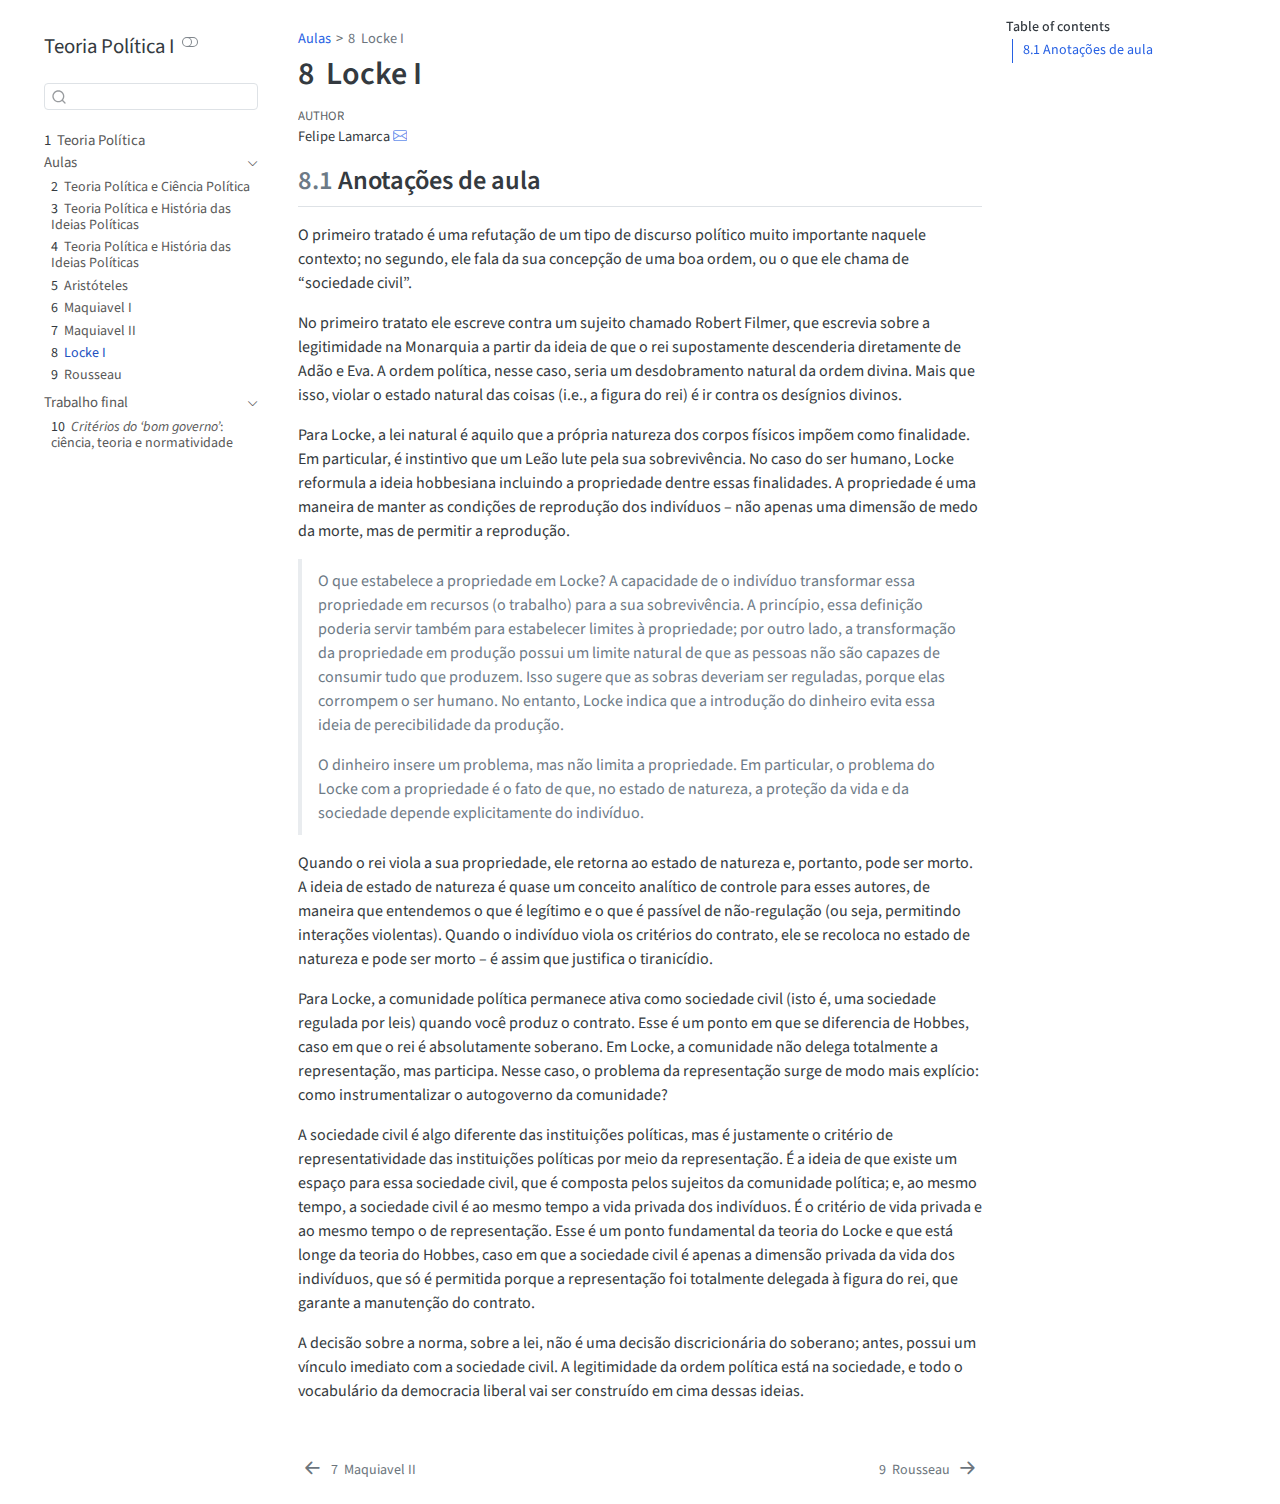
<file: docs/aulas/aula-9.html>
<!DOCTYPE html>
<html xmlns="http://www.w3.org/1999/xhtml" lang="en" xml:lang="en"><head>

<meta charset="utf-8">
<meta name="generator" content="quarto-1.7.23">

<meta name="viewport" content="width=device-width, initial-scale=1.0, user-scalable=yes">

<meta name="author" content="Felipe Lamarca">

<title>8&nbsp; Locke I – Teoria Política I</title>
<style>
code{white-space: pre-wrap;}
span.smallcaps{font-variant: small-caps;}
div.columns{display: flex; gap: min(4vw, 1.5em);}
div.column{flex: auto; overflow-x: auto;}
div.hanging-indent{margin-left: 1.5em; text-indent: -1.5em;}
ul.task-list{list-style: none;}
ul.task-list li input[type="checkbox"] {
  width: 0.8em;
  margin: 0 0.8em 0.2em -1em; /* quarto-specific, see https://github.com/quarto-dev/quarto-cli/issues/4556 */ 
  vertical-align: middle;
}
</style>


<script src="../site_libs/quarto-nav/quarto-nav.js"></script>
<script src="../site_libs/quarto-nav/headroom.min.js"></script>
<script src="../site_libs/clipboard/clipboard.min.js"></script>
<script src="../site_libs/quarto-search/autocomplete.umd.js"></script>
<script src="../site_libs/quarto-search/fuse.min.js"></script>
<script src="../site_libs/quarto-search/quarto-search.js"></script>
<meta name="quarto:offset" content="../">
<link href="../aulas/aula-11.html" rel="next">
<link href="../aulas/aula-6.html" rel="prev">
<script src="../site_libs/quarto-html/quarto.js" type="module"></script>
<script src="../site_libs/quarto-html/tabsets/tabsets.js" type="module"></script>
<script src="../site_libs/quarto-html/popper.min.js"></script>
<script src="../site_libs/quarto-html/tippy.umd.min.js"></script>
<script src="../site_libs/quarto-html/anchor.min.js"></script>
<link href="../site_libs/quarto-html/tippy.css" rel="stylesheet">
<link href="../site_libs/quarto-html/quarto-syntax-highlighting-dark-7271f29f9498218151f3120baddb7363.css" rel="stylesheet" class="quarto-color-scheme quarto-color-alternate" id="quarto-text-highlighting-styles">
<link href="../site_libs/quarto-html/quarto-syntax-highlighting-226bd0f977fa82dfae4534cac220d79a.css" rel="stylesheet" class="quarto-color-scheme" id="quarto-text-highlighting-styles">
<script src="../site_libs/bootstrap/bootstrap.min.js"></script>
<link href="../site_libs/bootstrap/bootstrap-icons.css" rel="stylesheet">
<link href="../site_libs/bootstrap/bootstrap-684fd4d5cca103f0a36d8d6452d65d79.min.css" rel="stylesheet" append-hash="true" class="quarto-color-scheme" id="quarto-bootstrap" data-mode="light">
<link href="../site_libs/bootstrap/bootstrap-dark-e48631cd0f686fc60c0a94b589431da6.min.css" rel="stylesheet" append-hash="true" class="quarto-color-scheme quarto-color-alternate" id="quarto-bootstrap" data-mode="dark">
<link href="../site_libs/bootstrap/bootstrap-684fd4d5cca103f0a36d8d6452d65d79.min.css" rel="stylesheet" append-hash="true" class="quarto-color-scheme-extra" id="quarto-bootstrap" data-mode="light">
<script id="quarto-search-options" type="application/json">{
  "location": "sidebar",
  "copy-button": false,
  "collapse-after": 3,
  "panel-placement": "start",
  "type": "textbox",
  "limit": 50,
  "keyboard-shortcut": [
    "f",
    "/",
    "s"
  ],
  "show-item-context": false,
  "language": {
    "search-no-results-text": "No results",
    "search-matching-documents-text": "matching documents",
    "search-copy-link-title": "Copy link to search",
    "search-hide-matches-text": "Hide additional matches",
    "search-more-match-text": "more match in this document",
    "search-more-matches-text": "more matches in this document",
    "search-clear-button-title": "Clear",
    "search-text-placeholder": "",
    "search-detached-cancel-button-title": "Cancel",
    "search-submit-button-title": "Submit",
    "search-label": "Search"
  }
}</script>


<link rel="stylesheet" href="../styles.css">
</head>

<body class="nav-sidebar floating quarto-light"><script id="quarto-html-before-body" type="application/javascript">
    const toggleBodyColorMode = (bsSheetEl) => {
      const mode = bsSheetEl.getAttribute("data-mode");
      const bodyEl = window.document.querySelector("body");
      if (mode === "dark") {
        bodyEl.classList.add("quarto-dark");
        bodyEl.classList.remove("quarto-light");
      } else {
        bodyEl.classList.add("quarto-light");
        bodyEl.classList.remove("quarto-dark");
      }
    }
    const toggleBodyColorPrimary = () => {
      const bsSheetEl = window.document.querySelector("link#quarto-bootstrap:not([rel=disabled-stylesheet])");
      if (bsSheetEl) {
        toggleBodyColorMode(bsSheetEl);
      }
    }
    window.setColorSchemeToggle = (alternate) => {
      const toggles = window.document.querySelectorAll('.quarto-color-scheme-toggle');
      for (let i=0; i < toggles.length; i++) {
        const toggle = toggles[i];
        if (toggle) {
          if (alternate) {
            toggle.classList.add("alternate");
          } else {
            toggle.classList.remove("alternate");
          }
        }
      }
    };
    const toggleColorMode = (alternate) => {
      // Switch the stylesheets
      const primaryStylesheets = window.document.querySelectorAll('link.quarto-color-scheme:not(.quarto-color-alternate)');
      const alternateStylesheets = window.document.querySelectorAll('link.quarto-color-scheme.quarto-color-alternate');
      manageTransitions('#quarto-margin-sidebar .nav-link', false);
      if (alternate) {
        // note: dark is layered on light, we don't disable primary!
        enableStylesheet(alternateStylesheets);
        for (const sheetNode of alternateStylesheets) {
          if (sheetNode.id === "quarto-bootstrap") {
            toggleBodyColorMode(sheetNode);
          }
        }
      } else {
        disableStylesheet(alternateStylesheets);
        enableStylesheet(primaryStylesheets)
        toggleBodyColorPrimary();
      }
      manageTransitions('#quarto-margin-sidebar .nav-link', true);
      // Switch the toggles
      window.setColorSchemeToggle(alternate)
      // Hack to workaround the fact that safari doesn't
      // properly recolor the scrollbar when toggling (#1455)
      if (navigator.userAgent.indexOf('Safari') > 0 && navigator.userAgent.indexOf('Chrome') == -1) {
        manageTransitions("body", false);
        window.scrollTo(0, 1);
        setTimeout(() => {
          window.scrollTo(0, 0);
          manageTransitions("body", true);
        }, 40);
      }
    }
    const disableStylesheet = (stylesheets) => {
      for (let i=0; i < stylesheets.length; i++) {
        const stylesheet = stylesheets[i];
        stylesheet.rel = 'disabled-stylesheet';
      }
    }
    const enableStylesheet = (stylesheets) => {
      for (let i=0; i < stylesheets.length; i++) {
        const stylesheet = stylesheets[i];
        if(stylesheet.rel !== 'stylesheet') { // for Chrome, which will still FOUC without this check
          stylesheet.rel = 'stylesheet';
        }
      }
    }
    const manageTransitions = (selector, allowTransitions) => {
      const els = window.document.querySelectorAll(selector);
      for (let i=0; i < els.length; i++) {
        const el = els[i];
        if (allowTransitions) {
          el.classList.remove('notransition');
        } else {
          el.classList.add('notransition');
        }
      }
    }
    const isFileUrl = () => {
      return window.location.protocol === 'file:';
    }
    window.hasAlternateSentinel = () => {
      let styleSentinel = getColorSchemeSentinel();
      if (styleSentinel !== null) {
        return styleSentinel === "alternate";
      } else {
        return false;
      }
    }
    const setStyleSentinel = (alternate) => {
      const value = alternate ? "alternate" : "default";
      if (!isFileUrl()) {
        window.localStorage.setItem("quarto-color-scheme", value);
      } else {
        localAlternateSentinel = value;
      }
    }
    const getColorSchemeSentinel = () => {
      if (!isFileUrl()) {
        const storageValue = window.localStorage.getItem("quarto-color-scheme");
        return storageValue != null ? storageValue : localAlternateSentinel;
      } else {
        return localAlternateSentinel;
      }
    }
    const toggleGiscusIfUsed = (isAlternate, darkModeDefault) => {
      const baseTheme = document.querySelector('#giscus-base-theme')?.value ?? 'light';
      const alternateTheme = document.querySelector('#giscus-alt-theme')?.value ?? 'dark';
      let newTheme = '';
      if(darkModeDefault) {
        newTheme = isAlternate ? baseTheme : alternateTheme;
      } else {
        newTheme = isAlternate ? alternateTheme : baseTheme;
      }
      const changeGiscusTheme = () => {
        // From: https://github.com/giscus/giscus/issues/336
        const sendMessage = (message) => {
          const iframe = document.querySelector('iframe.giscus-frame');
          if (!iframe) return;
          iframe.contentWindow.postMessage({ giscus: message }, 'https://giscus.app');
        }
        sendMessage({
          setConfig: {
            theme: newTheme
          }
        });
      }
      const isGiscussLoaded = window.document.querySelector('iframe.giscus-frame') !== null;
      if (isGiscussLoaded) {
        changeGiscusTheme();
      }
    };
    const darkModeDefault = false;
    document.querySelector('link.quarto-color-scheme-extra').rel = 'disabled-stylesheet';
    let localAlternateSentinel = darkModeDefault ? 'alternate' : 'default';
    // Dark / light mode switch
    window.quartoToggleColorScheme = () => {
      // Read the current dark / light value
      let toAlternate = !window.hasAlternateSentinel();
      toggleColorMode(toAlternate);
      setStyleSentinel(toAlternate);
      toggleGiscusIfUsed(toAlternate, darkModeDefault);
    };
    // Switch to dark mode if need be
    if (window.hasAlternateSentinel()) {
      toggleColorMode(true);
    } else {
      toggleColorMode(false);
    }
  </script>

<div id="quarto-search-results"></div>
  <header id="quarto-header" class="headroom fixed-top">
  <nav class="quarto-secondary-nav">
    <div class="container-fluid d-flex">
      <button type="button" class="quarto-btn-toggle btn" data-bs-toggle="collapse" role="button" data-bs-target=".quarto-sidebar-collapse-item" aria-controls="quarto-sidebar" aria-expanded="false" aria-label="Toggle sidebar navigation" onclick="if (window.quartoToggleHeadroom) { window.quartoToggleHeadroom(); }">
        <i class="bi bi-layout-text-sidebar-reverse"></i>
      </button>
        <nav class="quarto-page-breadcrumbs" aria-label="breadcrumb"><ol class="breadcrumb"><li class="breadcrumb-item"><a href="../aulas/aula-1.html">Aulas</a></li><li class="breadcrumb-item"><a href="../aulas/aula-9.html"><span class="chapter-number">8</span>&nbsp; <span class="chapter-title">Locke I</span></a></li></ol></nav>
        <a class="flex-grow-1" role="navigation" data-bs-toggle="collapse" data-bs-target=".quarto-sidebar-collapse-item" aria-controls="quarto-sidebar" aria-expanded="false" aria-label="Toggle sidebar navigation" onclick="if (window.quartoToggleHeadroom) { window.quartoToggleHeadroom(); }">      
        </a>
      <button type="button" class="btn quarto-search-button" aria-label="Search" onclick="window.quartoOpenSearch();">
        <i class="bi bi-search"></i>
      </button>
    </div>
  </nav>
</header>
<!-- content -->
<div id="quarto-content" class="quarto-container page-columns page-rows-contents page-layout-article">
<!-- sidebar -->
  <nav id="quarto-sidebar" class="sidebar collapse collapse-horizontal quarto-sidebar-collapse-item sidebar-navigation floating overflow-auto">
    <div class="pt-lg-2 mt-2 text-left sidebar-header">
    <div class="sidebar-title mb-0 py-0">
      <a href="../">Teoria Política I</a> 
        <div class="sidebar-tools-main">
  <a href="" class="quarto-color-scheme-toggle quarto-navigation-tool  px-1" onclick="window.quartoToggleColorScheme(); return false;" title="Toggle dark mode"><i class="bi"></i></a>
</div>
    </div>
      </div>
        <div class="mt-2 flex-shrink-0 align-items-center">
        <div class="sidebar-search">
        <div id="quarto-search" class="" title="Search"></div>
        </div>
        </div>
    <div class="sidebar-menu-container"> 
    <ul class="list-unstyled mt-1">
        <li class="sidebar-item">
  <div class="sidebar-item-container"> 
  <a href="../index.html" class="sidebar-item-text sidebar-link">
 <span class="menu-text"><span class="chapter-number">1</span>&nbsp; <span class="chapter-title">Teoria Política</span></span></a>
  </div>
</li>
        <li class="sidebar-item sidebar-item-section">
      <div class="sidebar-item-container"> 
            <a class="sidebar-item-text sidebar-link text-start" data-bs-toggle="collapse" data-bs-target="#quarto-sidebar-section-1" role="navigation" aria-expanded="true">
 <span class="menu-text">Aulas</span></a>
          <a class="sidebar-item-toggle text-start" data-bs-toggle="collapse" data-bs-target="#quarto-sidebar-section-1" role="navigation" aria-expanded="true" aria-label="Toggle section">
            <i class="bi bi-chevron-right ms-2"></i>
          </a> 
      </div>
      <ul id="quarto-sidebar-section-1" class="collapse list-unstyled sidebar-section depth1 show">  
          <li class="sidebar-item">
  <div class="sidebar-item-container"> 
  <a href="../aulas/aula-1.html" class="sidebar-item-text sidebar-link">
 <span class="menu-text"><span class="chapter-number">2</span>&nbsp; <span class="chapter-title">Teoria Política e Ciência Política</span></span></a>
  </div>
</li>
          <li class="sidebar-item">
  <div class="sidebar-item-container"> 
  <a href="../aulas/aula-2.html" class="sidebar-item-text sidebar-link">
 <span class="menu-text"><span class="chapter-number">3</span>&nbsp; <span class="chapter-title">Teoria Política e História das Ideias Políticas</span></span></a>
  </div>
</li>
          <li class="sidebar-item">
  <div class="sidebar-item-container"> 
  <a href="../aulas/aula-3.html" class="sidebar-item-text sidebar-link">
 <span class="menu-text"><span class="chapter-number">4</span>&nbsp; <span class="chapter-title">Teoria Política e História das Ideias Políticas</span></span></a>
  </div>
</li>
          <li class="sidebar-item">
  <div class="sidebar-item-container"> 
  <a href="../aulas/aula-4.html" class="sidebar-item-text sidebar-link">
 <span class="menu-text"><span class="chapter-number">5</span>&nbsp; <span class="chapter-title">Aristóteles</span></span></a>
  </div>
</li>
          <li class="sidebar-item">
  <div class="sidebar-item-container"> 
  <a href="../aulas/aula-5.html" class="sidebar-item-text sidebar-link">
 <span class="menu-text"><span class="chapter-number">6</span>&nbsp; <span class="chapter-title">Maquiavel I</span></span></a>
  </div>
</li>
          <li class="sidebar-item">
  <div class="sidebar-item-container"> 
  <a href="../aulas/aula-6.html" class="sidebar-item-text sidebar-link">
 <span class="menu-text"><span class="chapter-number">7</span>&nbsp; <span class="chapter-title">Maquiavel II</span></span></a>
  </div>
</li>
          <li class="sidebar-item">
  <div class="sidebar-item-container"> 
  <a href="../aulas/aula-9.html" class="sidebar-item-text sidebar-link active">
 <span class="menu-text"><span class="chapter-number">8</span>&nbsp; <span class="chapter-title">Locke I</span></span></a>
  </div>
</li>
          <li class="sidebar-item">
  <div class="sidebar-item-container"> 
  <a href="../aulas/aula-11.html" class="sidebar-item-text sidebar-link">
 <span class="menu-text"><span class="chapter-number">9</span>&nbsp; <span class="chapter-title">Rousseau</span></span></a>
  </div>
</li>
      </ul>
  </li>
        <li class="sidebar-item sidebar-item-section">
      <div class="sidebar-item-container"> 
            <a class="sidebar-item-text sidebar-link text-start" data-bs-toggle="collapse" data-bs-target="#quarto-sidebar-section-2" role="navigation" aria-expanded="true">
 <span class="menu-text">Trabalho final</span></a>
          <a class="sidebar-item-toggle text-start" data-bs-toggle="collapse" data-bs-target="#quarto-sidebar-section-2" role="navigation" aria-expanded="true" aria-label="Toggle section">
            <i class="bi bi-chevron-right ms-2"></i>
          </a> 
      </div>
      <ul id="quarto-sidebar-section-2" class="collapse list-unstyled sidebar-section depth1 show">  
          <li class="sidebar-item">
  <div class="sidebar-item-container"> 
  <a href="../trabalho-final/trabalho-final-to-website.html" class="sidebar-item-text sidebar-link">
 <span class="menu-text"><span class="chapter-number">10</span>&nbsp; <span class="chapter-title"><em>Critérios do ‘bom governo’</em>: ciência, teoria e normatividade</span></span></a>
  </div>
</li>
      </ul>
  </li>
    </ul>
    </div>
</nav>
<div id="quarto-sidebar-glass" class="quarto-sidebar-collapse-item" data-bs-toggle="collapse" data-bs-target=".quarto-sidebar-collapse-item"></div>
<!-- margin-sidebar -->
    <div id="quarto-margin-sidebar" class="sidebar margin-sidebar">
        <nav id="TOC" role="doc-toc" class="toc-active">
    <h2 id="toc-title">Table of contents</h2>
   
  <ul>
  <li><a href="#anotações-de-aula" id="toc-anotações-de-aula" class="nav-link active" data-scroll-target="#anotações-de-aula"><span class="header-section-number">8.1</span> Anotações de aula</a></li>
  </ul>
</nav>
    </div>
<!-- main -->
<main class="content" id="quarto-document-content">


<header id="title-block-header" class="quarto-title-block default"><nav class="quarto-page-breadcrumbs quarto-title-breadcrumbs d-none d-lg-block" aria-label="breadcrumb"><ol class="breadcrumb"><li class="breadcrumb-item"><a href="../aulas/aula-1.html">Aulas</a></li><li class="breadcrumb-item"><a href="../aulas/aula-9.html"><span class="chapter-number">8</span>&nbsp; <span class="chapter-title">Locke I</span></a></li></ol></nav>
<div class="quarto-title">
<h1 class="title"><span class="chapter-number">8</span>&nbsp; <span class="chapter-title">Locke I</span></h1>
</div>



<div class="quarto-title-meta">

    <div>
    <div class="quarto-title-meta-heading">Author</div>
    <div class="quarto-title-meta-contents">
             <p>Felipe Lamarca <a href="mailto:felipelamarca@iesp.uerj.br" class="quarto-title-author-email"><i class="bi bi-envelope"></i></a> </p>
          </div>
  </div>
    
  
    
  </div>
  


</header>


<section id="anotações-de-aula" class="level2" data-number="8.1">
<h2 data-number="8.1" class="anchored" data-anchor-id="anotações-de-aula"><span class="header-section-number">8.1</span> Anotações de aula</h2>
<p>O primeiro tratado é uma refutação de um tipo de discurso político muito importante naquele contexto; no segundo, ele fala da sua concepção de uma boa ordem, ou o que ele chama de “sociedade civil”.</p>
<p>No primeiro tratato ele escreve contra um sujeito chamado Robert Filmer, que escrevia sobre a legitimidade na Monarquia a partir da ideia de que o rei supostamente descenderia diretamente de Adão e Eva. A ordem política, nesse caso, seria um desdobramento natural da ordem divina. Mais que isso, violar o estado natural das coisas (i.e., a figura do rei) é ir contra os desígnios divinos.</p>
<p>Para Locke, a lei natural é aquilo que a própria natureza dos corpos físicos impõem como finalidade. Em particular, é instintivo que um Leão lute pela sua sobrevivência. No caso do ser humano, Locke reformula a ideia hobbesiana incluindo a propriedade dentre essas finalidades. A propriedade é uma maneira de manter as condições de reprodução dos indivíduos – não apenas uma dimensão de medo da morte, mas de permitir a reprodução.</p>
<blockquote class="blockquote">
<p>O que estabelece a propriedade em Locke? A capacidade de o indivíduo transformar essa propriedade em recursos (o trabalho) para a sua sobrevivência. A princípio, essa definição poderia servir também para estabelecer limites à propriedade; por outro lado, a transformação da propriedade em produção possui um limite natural de que as pessoas não são capazes de consumir tudo que produzem. Isso sugere que as sobras deveriam ser reguladas, porque elas corrompem o ser humano. No entanto, Locke indica que a introdução do dinheiro evita essa ideia de perecibilidade da produção.</p>
<p>O dinheiro insere um problema, mas não limita a propriedade. Em particular, o problema do Locke com a propriedade é o fato de que, no estado de natureza, a proteção da vida e da sociedade depende explicitamente do indivíduo.</p>
</blockquote>
<p>Quando o rei viola a sua propriedade, ele retorna ao estado de natureza e, portanto, pode ser morto. A ideia de estado de natureza é quase um conceito analítico de controle para esses autores, de maneira que entendemos o que é legítimo e o que é passível de não-regulação (ou seja, permitindo interações violentas). Quando o indivíduo viola os critérios do contrato, ele se recoloca no estado de natureza e pode ser morto – é assim que justifica o tiranicídio.</p>
<p>Para Locke, a comunidade política permanece ativa como sociedade civil (isto é, uma sociedade regulada por leis) quando você produz o contrato. Esse é um ponto em que se diferencia de Hobbes, caso em que o rei é absolutamente soberano. Em Locke, a comunidade não delega totalmente a representação, mas participa. Nesse caso, o problema da representação surge de modo mais explício: como instrumentalizar o autogoverno da comunidade?</p>
<p>A sociedade civil é algo diferente das instituições políticas, mas é justamente o critério de representatividade das instituições políticas por meio da representação. É a ideia de que existe um espaço para essa sociedade civil, que é composta pelos sujeitos da comunidade política; e, ao mesmo tempo, a sociedade civil é ao mesmo tempo a vida privada dos indivíduos. É o critério de vida privada e ao mesmo tempo o de representação. Esse é um ponto fundamental da teoria do Locke e que está longe da teoria do Hobbes, caso em que a sociedade civil é apenas a dimensão privada da vida dos indivíduos, que só é permitida porque a representação foi totalmente delegada à figura do rei, que garante a manutenção do contrato.</p>
<p>A decisão sobre a norma, sobre a lei, não é uma decisão discricionária do soberano; antes, possui um vínculo imediato com a sociedade civil. A legitimidade da ordem política está na sociedade, e todo o vocabulário da democracia liberal vai ser construído em cima dessas ideias.</p>


</section>

</main> <!-- /main -->
<script id="quarto-html-after-body" type="application/javascript">
  window.document.addEventListener("DOMContentLoaded", function (event) {
    // Ensure there is a toggle, if there isn't float one in the top right
    if (window.document.querySelector('.quarto-color-scheme-toggle') === null) {
      const a = window.document.createElement('a');
      a.classList.add('top-right');
      a.classList.add('quarto-color-scheme-toggle');
      a.href = "";
      a.onclick = function() { try { window.quartoToggleColorScheme(); } catch {} return false; };
      const i = window.document.createElement("i");
      i.classList.add('bi');
      a.appendChild(i);
      window.document.body.appendChild(a);
    }
    window.setColorSchemeToggle(window.hasAlternateSentinel())
    const icon = "";
    const anchorJS = new window.AnchorJS();
    anchorJS.options = {
      placement: 'right',
      icon: icon
    };
    anchorJS.add('.anchored');
    const isCodeAnnotation = (el) => {
      for (const clz of el.classList) {
        if (clz.startsWith('code-annotation-')) {                     
          return true;
        }
      }
      return false;
    }
    const onCopySuccess = function(e) {
      // button target
      const button = e.trigger;
      // don't keep focus
      button.blur();
      // flash "checked"
      button.classList.add('code-copy-button-checked');
      var currentTitle = button.getAttribute("title");
      button.setAttribute("title", "Copied!");
      let tooltip;
      if (window.bootstrap) {
        button.setAttribute("data-bs-toggle", "tooltip");
        button.setAttribute("data-bs-placement", "left");
        button.setAttribute("data-bs-title", "Copied!");
        tooltip = new bootstrap.Tooltip(button, 
          { trigger: "manual", 
            customClass: "code-copy-button-tooltip",
            offset: [0, -8]});
        tooltip.show();    
      }
      setTimeout(function() {
        if (tooltip) {
          tooltip.hide();
          button.removeAttribute("data-bs-title");
          button.removeAttribute("data-bs-toggle");
          button.removeAttribute("data-bs-placement");
        }
        button.setAttribute("title", currentTitle);
        button.classList.remove('code-copy-button-checked');
      }, 1000);
      // clear code selection
      e.clearSelection();
    }
    const getTextToCopy = function(trigger) {
        const codeEl = trigger.previousElementSibling.cloneNode(true);
        for (const childEl of codeEl.children) {
          if (isCodeAnnotation(childEl)) {
            childEl.remove();
          }
        }
        return codeEl.innerText;
    }
    const clipboard = new window.ClipboardJS('.code-copy-button:not([data-in-quarto-modal])', {
      text: getTextToCopy
    });
    clipboard.on('success', onCopySuccess);
    if (window.document.getElementById('quarto-embedded-source-code-modal')) {
      const clipboardModal = new window.ClipboardJS('.code-copy-button[data-in-quarto-modal]', {
        text: getTextToCopy,
        container: window.document.getElementById('quarto-embedded-source-code-modal')
      });
      clipboardModal.on('success', onCopySuccess);
    }
      var localhostRegex = new RegExp(/^(?:http|https):\/\/localhost\:?[0-9]*\//);
      var mailtoRegex = new RegExp(/^mailto:/);
        var filterRegex = new RegExp('/' + window.location.host + '/');
      var isInternal = (href) => {
          return filterRegex.test(href) || localhostRegex.test(href) || mailtoRegex.test(href);
      }
      // Inspect non-navigation links and adorn them if external
     var links = window.document.querySelectorAll('a[href]:not(.nav-link):not(.navbar-brand):not(.toc-action):not(.sidebar-link):not(.sidebar-item-toggle):not(.pagination-link):not(.no-external):not([aria-hidden]):not(.dropdown-item):not(.quarto-navigation-tool):not(.about-link)');
      for (var i=0; i<links.length; i++) {
        const link = links[i];
        if (!isInternal(link.href)) {
          // undo the damage that might have been done by quarto-nav.js in the case of
          // links that we want to consider external
          if (link.dataset.originalHref !== undefined) {
            link.href = link.dataset.originalHref;
          }
        }
      }
    function tippyHover(el, contentFn, onTriggerFn, onUntriggerFn) {
      const config = {
        allowHTML: true,
        maxWidth: 500,
        delay: 100,
        arrow: false,
        appendTo: function(el) {
            return el.parentElement;
        },
        interactive: true,
        interactiveBorder: 10,
        theme: 'quarto',
        placement: 'bottom-start',
      };
      if (contentFn) {
        config.content = contentFn;
      }
      if (onTriggerFn) {
        config.onTrigger = onTriggerFn;
      }
      if (onUntriggerFn) {
        config.onUntrigger = onUntriggerFn;
      }
      window.tippy(el, config); 
    }
    const noterefs = window.document.querySelectorAll('a[role="doc-noteref"]');
    for (var i=0; i<noterefs.length; i++) {
      const ref = noterefs[i];
      tippyHover(ref, function() {
        // use id or data attribute instead here
        let href = ref.getAttribute('data-footnote-href') || ref.getAttribute('href');
        try { href = new URL(href).hash; } catch {}
        const id = href.replace(/^#\/?/, "");
        const note = window.document.getElementById(id);
        if (note) {
          return note.innerHTML;
        } else {
          return "";
        }
      });
    }
    const xrefs = window.document.querySelectorAll('a.quarto-xref');
    const processXRef = (id, note) => {
      // Strip column container classes
      const stripColumnClz = (el) => {
        el.classList.remove("page-full", "page-columns");
        if (el.children) {
          for (const child of el.children) {
            stripColumnClz(child);
          }
        }
      }
      stripColumnClz(note)
      if (id === null || id.startsWith('sec-')) {
        // Special case sections, only their first couple elements
        const container = document.createElement("div");
        if (note.children && note.children.length > 2) {
          container.appendChild(note.children[0].cloneNode(true));
          for (let i = 1; i < note.children.length; i++) {
            const child = note.children[i];
            if (child.tagName === "P" && child.innerText === "") {
              continue;
            } else {
              container.appendChild(child.cloneNode(true));
              break;
            }
          }
          if (window.Quarto?.typesetMath) {
            window.Quarto.typesetMath(container);
          }
          return container.innerHTML
        } else {
          if (window.Quarto?.typesetMath) {
            window.Quarto.typesetMath(note);
          }
          return note.innerHTML;
        }
      } else {
        // Remove any anchor links if they are present
        const anchorLink = note.querySelector('a.anchorjs-link');
        if (anchorLink) {
          anchorLink.remove();
        }
        if (window.Quarto?.typesetMath) {
          window.Quarto.typesetMath(note);
        }
        if (note.classList.contains("callout")) {
          return note.outerHTML;
        } else {
          return note.innerHTML;
        }
      }
    }
    for (var i=0; i<xrefs.length; i++) {
      const xref = xrefs[i];
      tippyHover(xref, undefined, function(instance) {
        instance.disable();
        let url = xref.getAttribute('href');
        let hash = undefined; 
        if (url.startsWith('#')) {
          hash = url;
        } else {
          try { hash = new URL(url).hash; } catch {}
        }
        if (hash) {
          const id = hash.replace(/^#\/?/, "");
          const note = window.document.getElementById(id);
          if (note !== null) {
            try {
              const html = processXRef(id, note.cloneNode(true));
              instance.setContent(html);
            } finally {
              instance.enable();
              instance.show();
            }
          } else {
            // See if we can fetch this
            fetch(url.split('#')[0])
            .then(res => res.text())
            .then(html => {
              const parser = new DOMParser();
              const htmlDoc = parser.parseFromString(html, "text/html");
              const note = htmlDoc.getElementById(id);
              if (note !== null) {
                const html = processXRef(id, note);
                instance.setContent(html);
              } 
            }).finally(() => {
              instance.enable();
              instance.show();
            });
          }
        } else {
          // See if we can fetch a full url (with no hash to target)
          // This is a special case and we should probably do some content thinning / targeting
          fetch(url)
          .then(res => res.text())
          .then(html => {
            const parser = new DOMParser();
            const htmlDoc = parser.parseFromString(html, "text/html");
            const note = htmlDoc.querySelector('main.content');
            if (note !== null) {
              // This should only happen for chapter cross references
              // (since there is no id in the URL)
              // remove the first header
              if (note.children.length > 0 && note.children[0].tagName === "HEADER") {
                note.children[0].remove();
              }
              const html = processXRef(null, note);
              instance.setContent(html);
            } 
          }).finally(() => {
            instance.enable();
            instance.show();
          });
        }
      }, function(instance) {
      });
    }
        let selectedAnnoteEl;
        const selectorForAnnotation = ( cell, annotation) => {
          let cellAttr = 'data-code-cell="' + cell + '"';
          let lineAttr = 'data-code-annotation="' +  annotation + '"';
          const selector = 'span[' + cellAttr + '][' + lineAttr + ']';
          return selector;
        }
        const selectCodeLines = (annoteEl) => {
          const doc = window.document;
          const targetCell = annoteEl.getAttribute("data-target-cell");
          const targetAnnotation = annoteEl.getAttribute("data-target-annotation");
          const annoteSpan = window.document.querySelector(selectorForAnnotation(targetCell, targetAnnotation));
          const lines = annoteSpan.getAttribute("data-code-lines").split(",");
          const lineIds = lines.map((line) => {
            return targetCell + "-" + line;
          })
          let top = null;
          let height = null;
          let parent = null;
          if (lineIds.length > 0) {
              //compute the position of the single el (top and bottom and make a div)
              const el = window.document.getElementById(lineIds[0]);
              top = el.offsetTop;
              height = el.offsetHeight;
              parent = el.parentElement.parentElement;
            if (lineIds.length > 1) {
              const lastEl = window.document.getElementById(lineIds[lineIds.length - 1]);
              const bottom = lastEl.offsetTop + lastEl.offsetHeight;
              height = bottom - top;
            }
            if (top !== null && height !== null && parent !== null) {
              // cook up a div (if necessary) and position it 
              let div = window.document.getElementById("code-annotation-line-highlight");
              if (div === null) {
                div = window.document.createElement("div");
                div.setAttribute("id", "code-annotation-line-highlight");
                div.style.position = 'absolute';
                parent.appendChild(div);
              }
              div.style.top = top - 2 + "px";
              div.style.height = height + 4 + "px";
              div.style.left = 0;
              let gutterDiv = window.document.getElementById("code-annotation-line-highlight-gutter");
              if (gutterDiv === null) {
                gutterDiv = window.document.createElement("div");
                gutterDiv.setAttribute("id", "code-annotation-line-highlight-gutter");
                gutterDiv.style.position = 'absolute';
                const codeCell = window.document.getElementById(targetCell);
                const gutter = codeCell.querySelector('.code-annotation-gutter');
                gutter.appendChild(gutterDiv);
              }
              gutterDiv.style.top = top - 2 + "px";
              gutterDiv.style.height = height + 4 + "px";
            }
            selectedAnnoteEl = annoteEl;
          }
        };
        const unselectCodeLines = () => {
          const elementsIds = ["code-annotation-line-highlight", "code-annotation-line-highlight-gutter"];
          elementsIds.forEach((elId) => {
            const div = window.document.getElementById(elId);
            if (div) {
              div.remove();
            }
          });
          selectedAnnoteEl = undefined;
        };
          // Handle positioning of the toggle
      window.addEventListener(
        "resize",
        throttle(() => {
          elRect = undefined;
          if (selectedAnnoteEl) {
            selectCodeLines(selectedAnnoteEl);
          }
        }, 10)
      );
      function throttle(fn, ms) {
      let throttle = false;
      let timer;
        return (...args) => {
          if(!throttle) { // first call gets through
              fn.apply(this, args);
              throttle = true;
          } else { // all the others get throttled
              if(timer) clearTimeout(timer); // cancel #2
              timer = setTimeout(() => {
                fn.apply(this, args);
                timer = throttle = false;
              }, ms);
          }
        };
      }
        // Attach click handler to the DT
        const annoteDls = window.document.querySelectorAll('dt[data-target-cell]');
        for (const annoteDlNode of annoteDls) {
          annoteDlNode.addEventListener('click', (event) => {
            const clickedEl = event.target;
            if (clickedEl !== selectedAnnoteEl) {
              unselectCodeLines();
              const activeEl = window.document.querySelector('dt[data-target-cell].code-annotation-active');
              if (activeEl) {
                activeEl.classList.remove('code-annotation-active');
              }
              selectCodeLines(clickedEl);
              clickedEl.classList.add('code-annotation-active');
            } else {
              // Unselect the line
              unselectCodeLines();
              clickedEl.classList.remove('code-annotation-active');
            }
          });
        }
    const findCites = (el) => {
      const parentEl = el.parentElement;
      if (parentEl) {
        const cites = parentEl.dataset.cites;
        if (cites) {
          return {
            el,
            cites: cites.split(' ')
          };
        } else {
          return findCites(el.parentElement)
        }
      } else {
        return undefined;
      }
    };
    var bibliorefs = window.document.querySelectorAll('a[role="doc-biblioref"]');
    for (var i=0; i<bibliorefs.length; i++) {
      const ref = bibliorefs[i];
      const citeInfo = findCites(ref);
      if (citeInfo) {
        tippyHover(citeInfo.el, function() {
          var popup = window.document.createElement('div');
          citeInfo.cites.forEach(function(cite) {
            var citeDiv = window.document.createElement('div');
            citeDiv.classList.add('hanging-indent');
            citeDiv.classList.add('csl-entry');
            var biblioDiv = window.document.getElementById('ref-' + cite);
            if (biblioDiv) {
              citeDiv.innerHTML = biblioDiv.innerHTML;
            }
            popup.appendChild(citeDiv);
          });
          return popup.innerHTML;
        });
      }
    }
  });
  </script>
<nav class="page-navigation">
  <div class="nav-page nav-page-previous">
      <a href="../aulas/aula-6.html" class="pagination-link" aria-label="Maquiavel II">
        <i class="bi bi-arrow-left-short"></i> <span class="nav-page-text"><span class="chapter-number">7</span>&nbsp; <span class="chapter-title">Maquiavel II</span></span>
      </a>          
  </div>
  <div class="nav-page nav-page-next">
      <a href="../aulas/aula-11.html" class="pagination-link" aria-label="Rousseau">
        <span class="nav-page-text"><span class="chapter-number">9</span>&nbsp; <span class="chapter-title">Rousseau</span></span> <i class="bi bi-arrow-right-short"></i>
      </a>
  </div>
</nav>
</div> <!-- /content -->




</body></html>
</file>
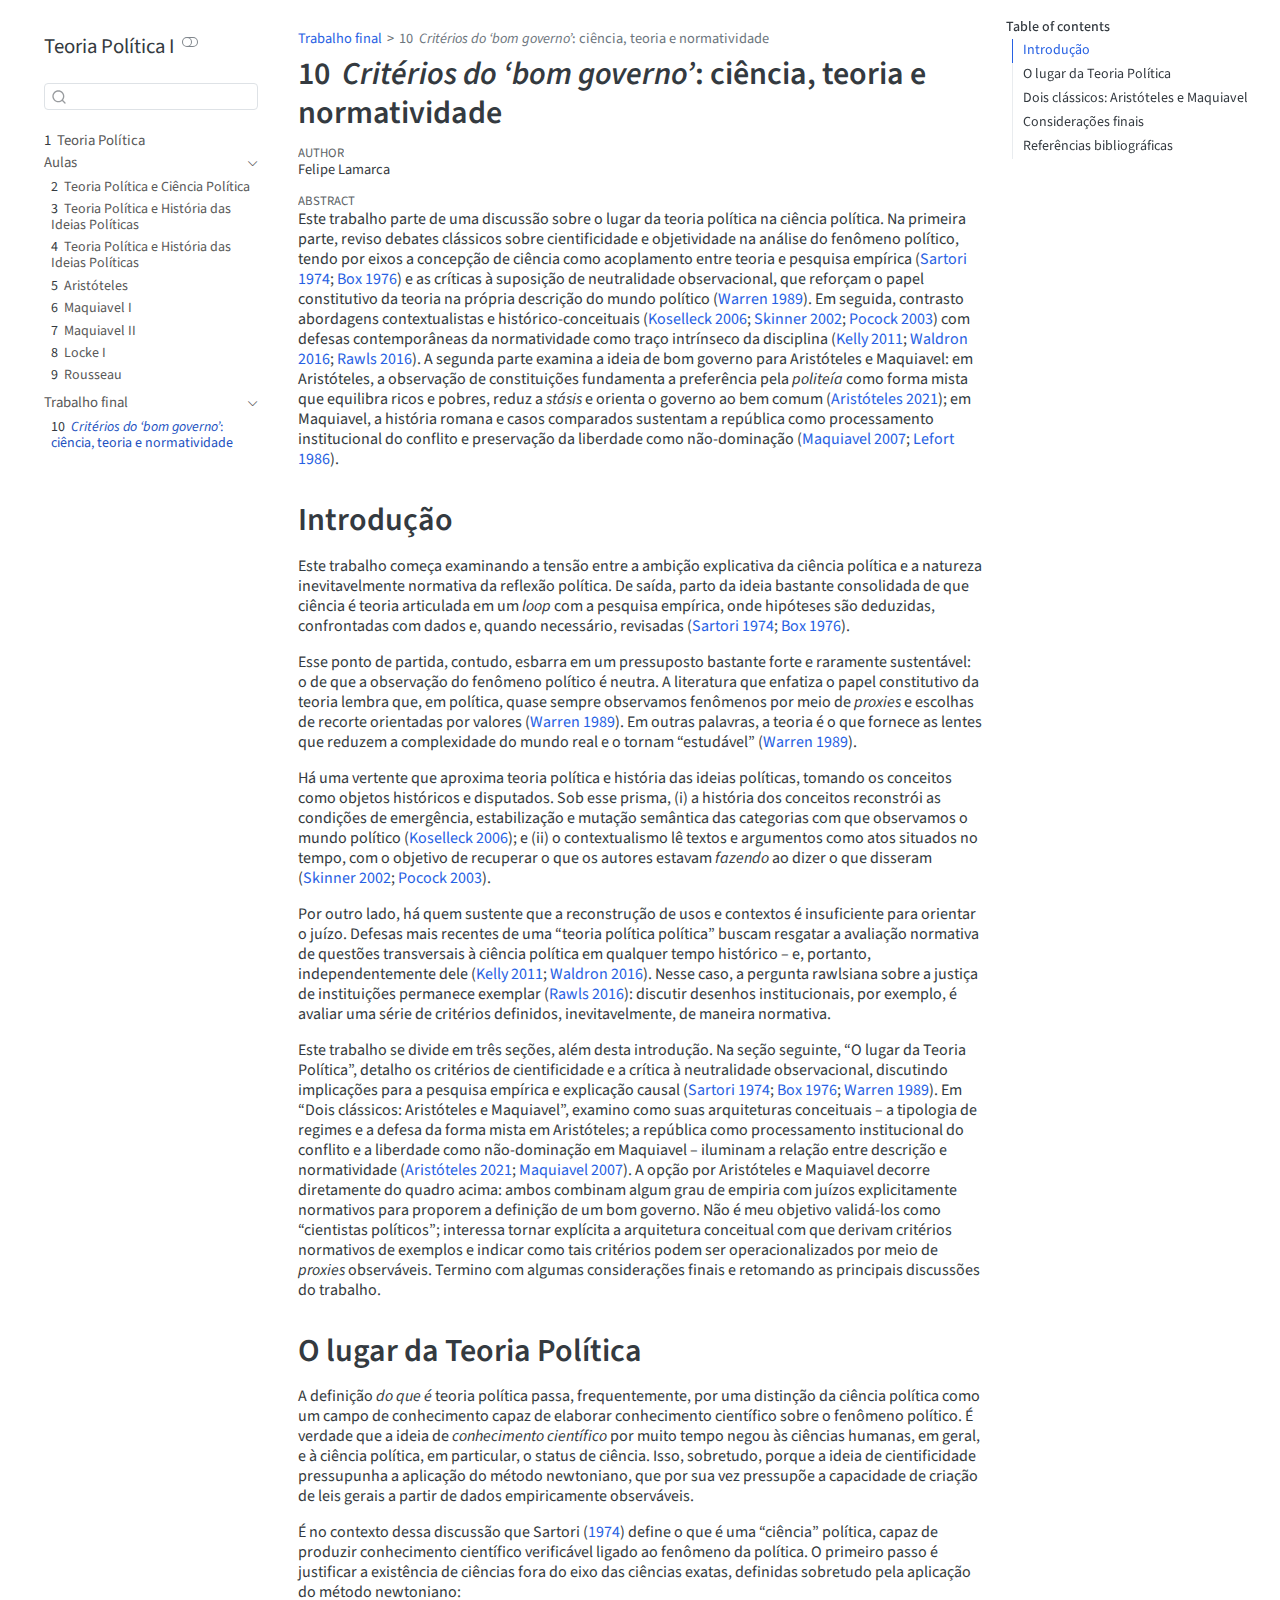
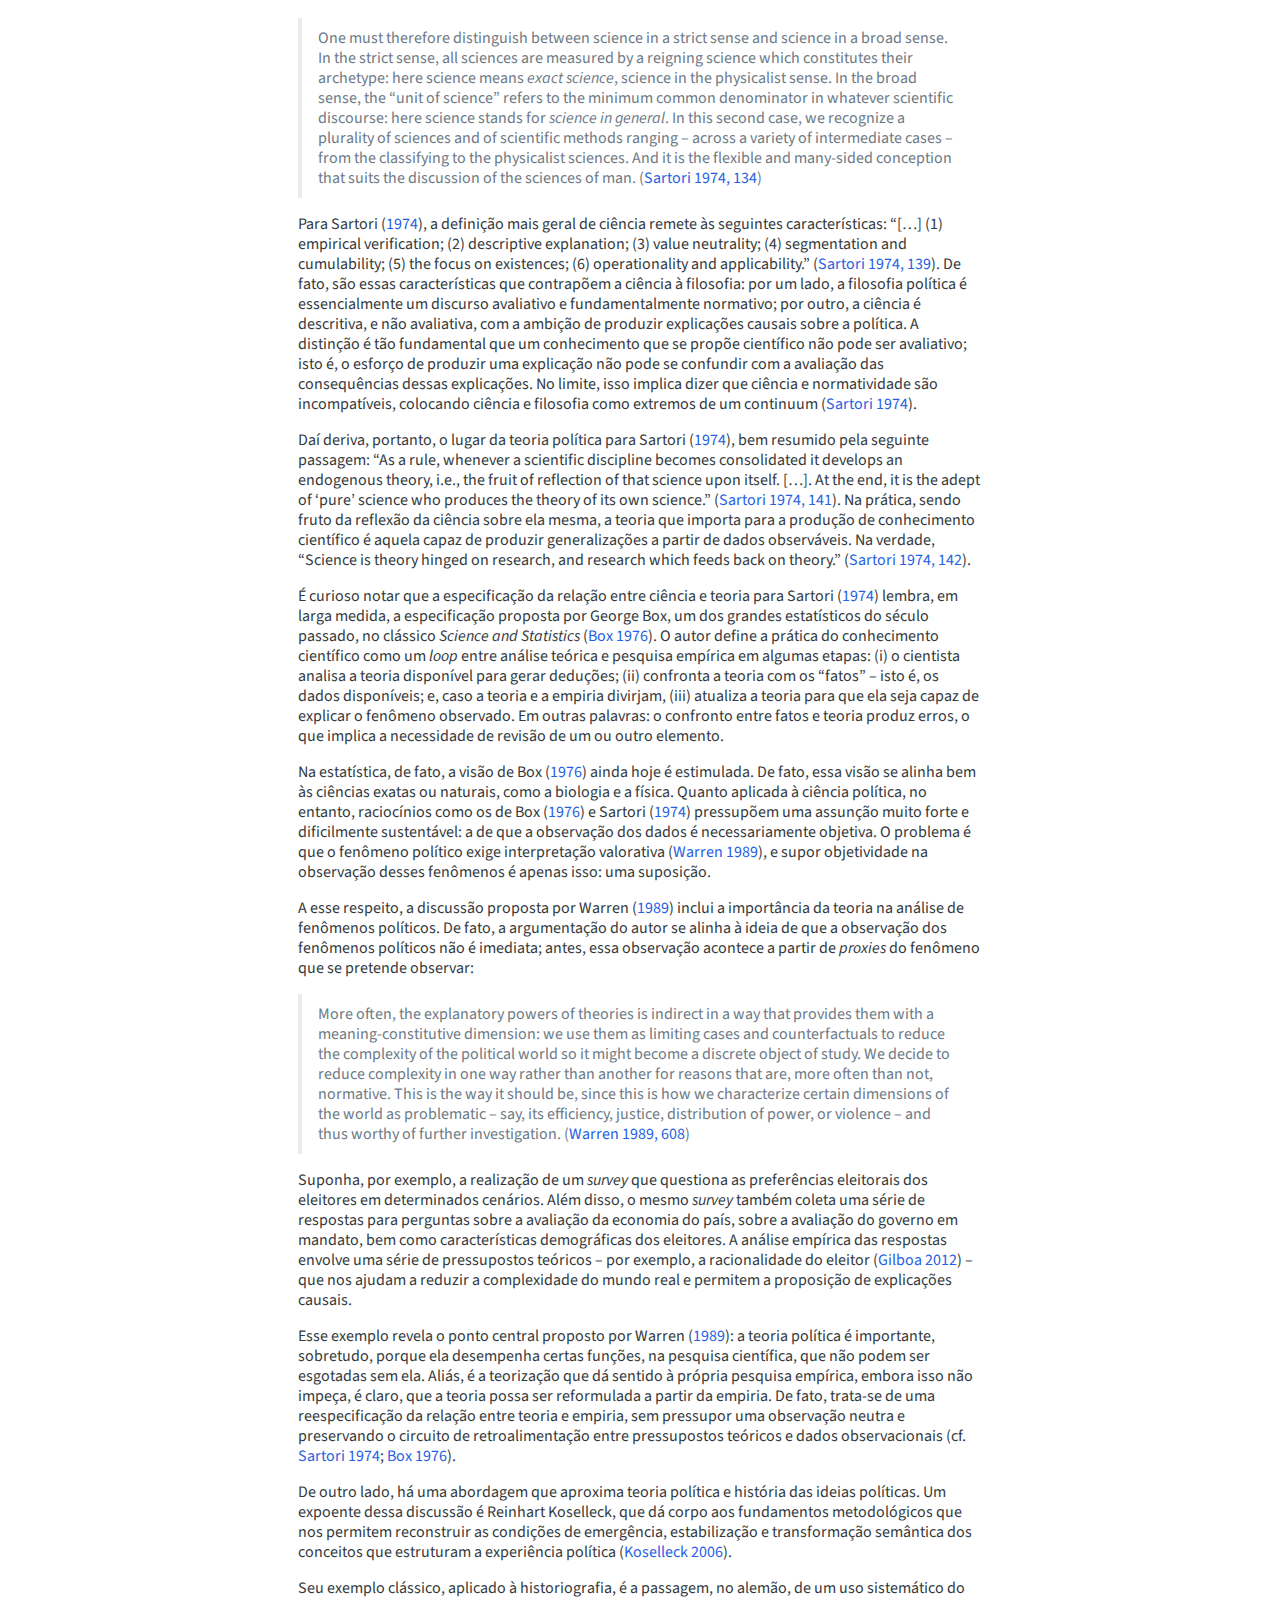
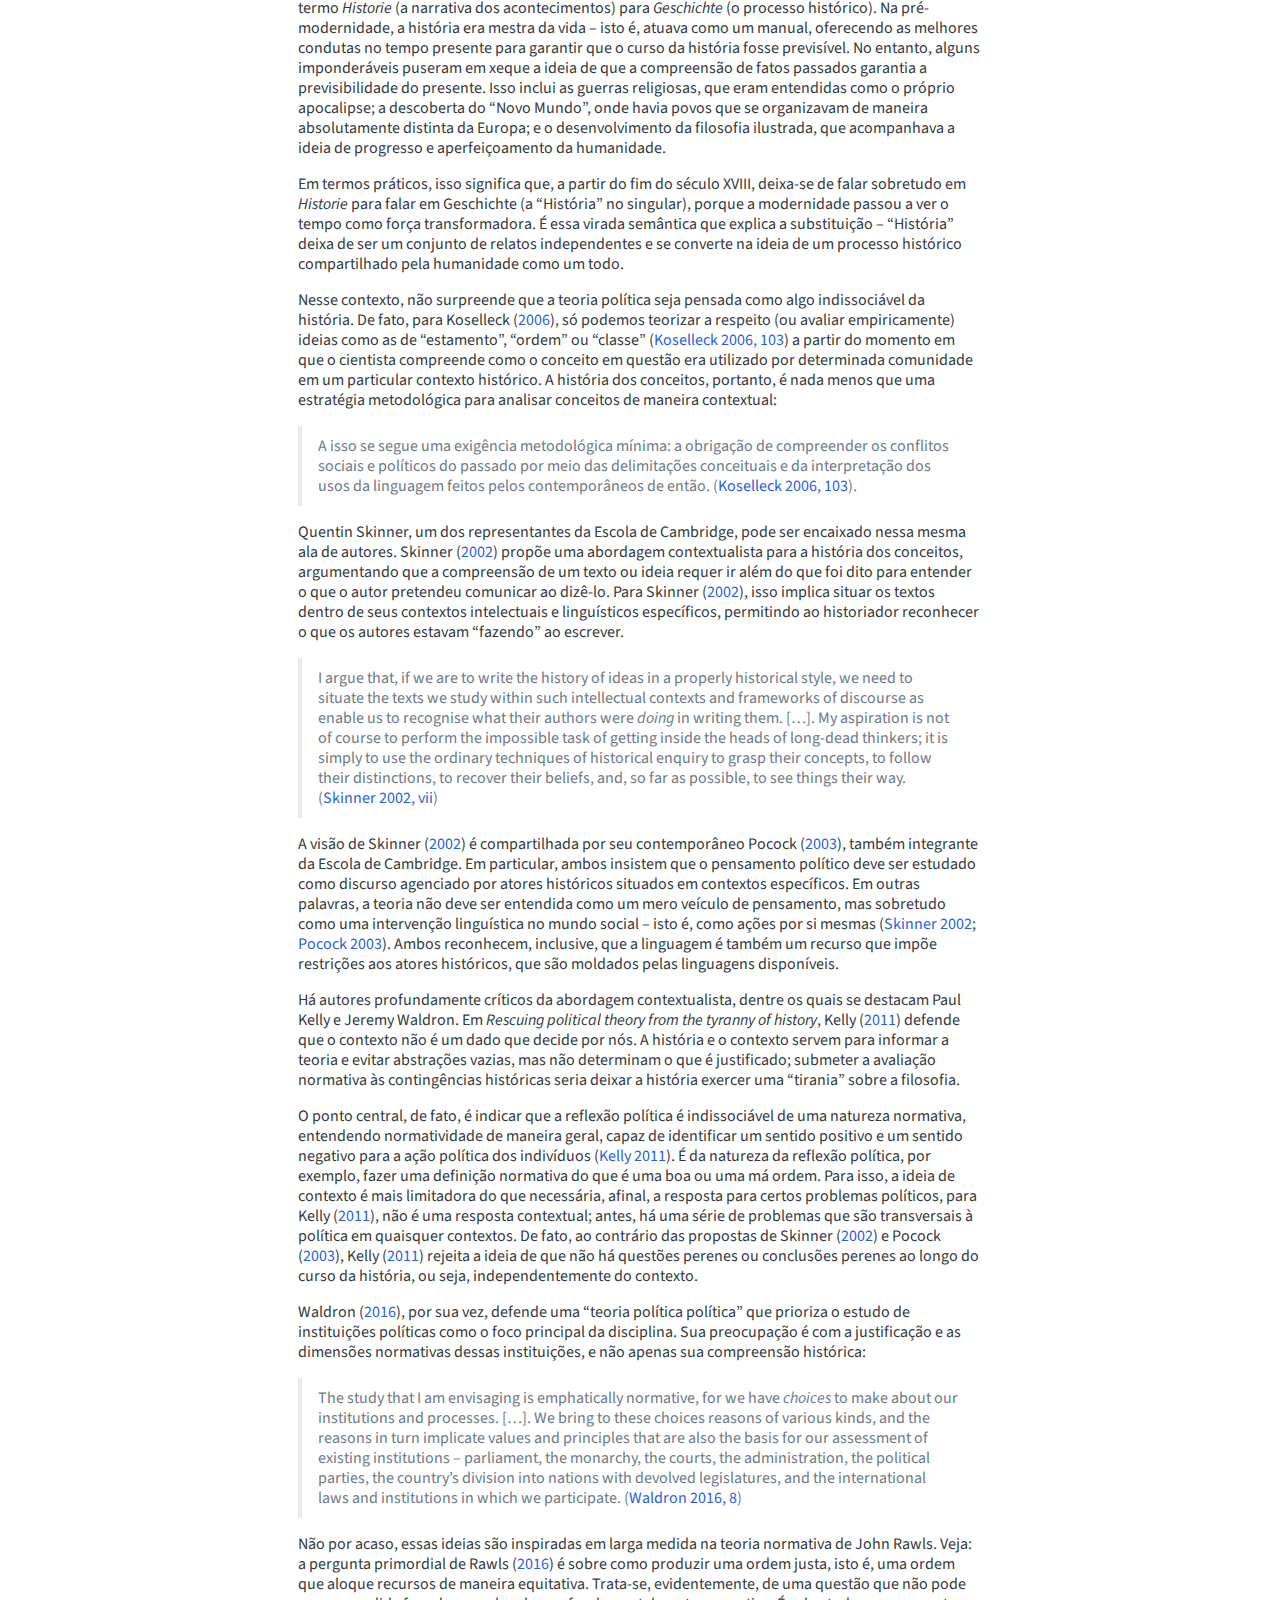
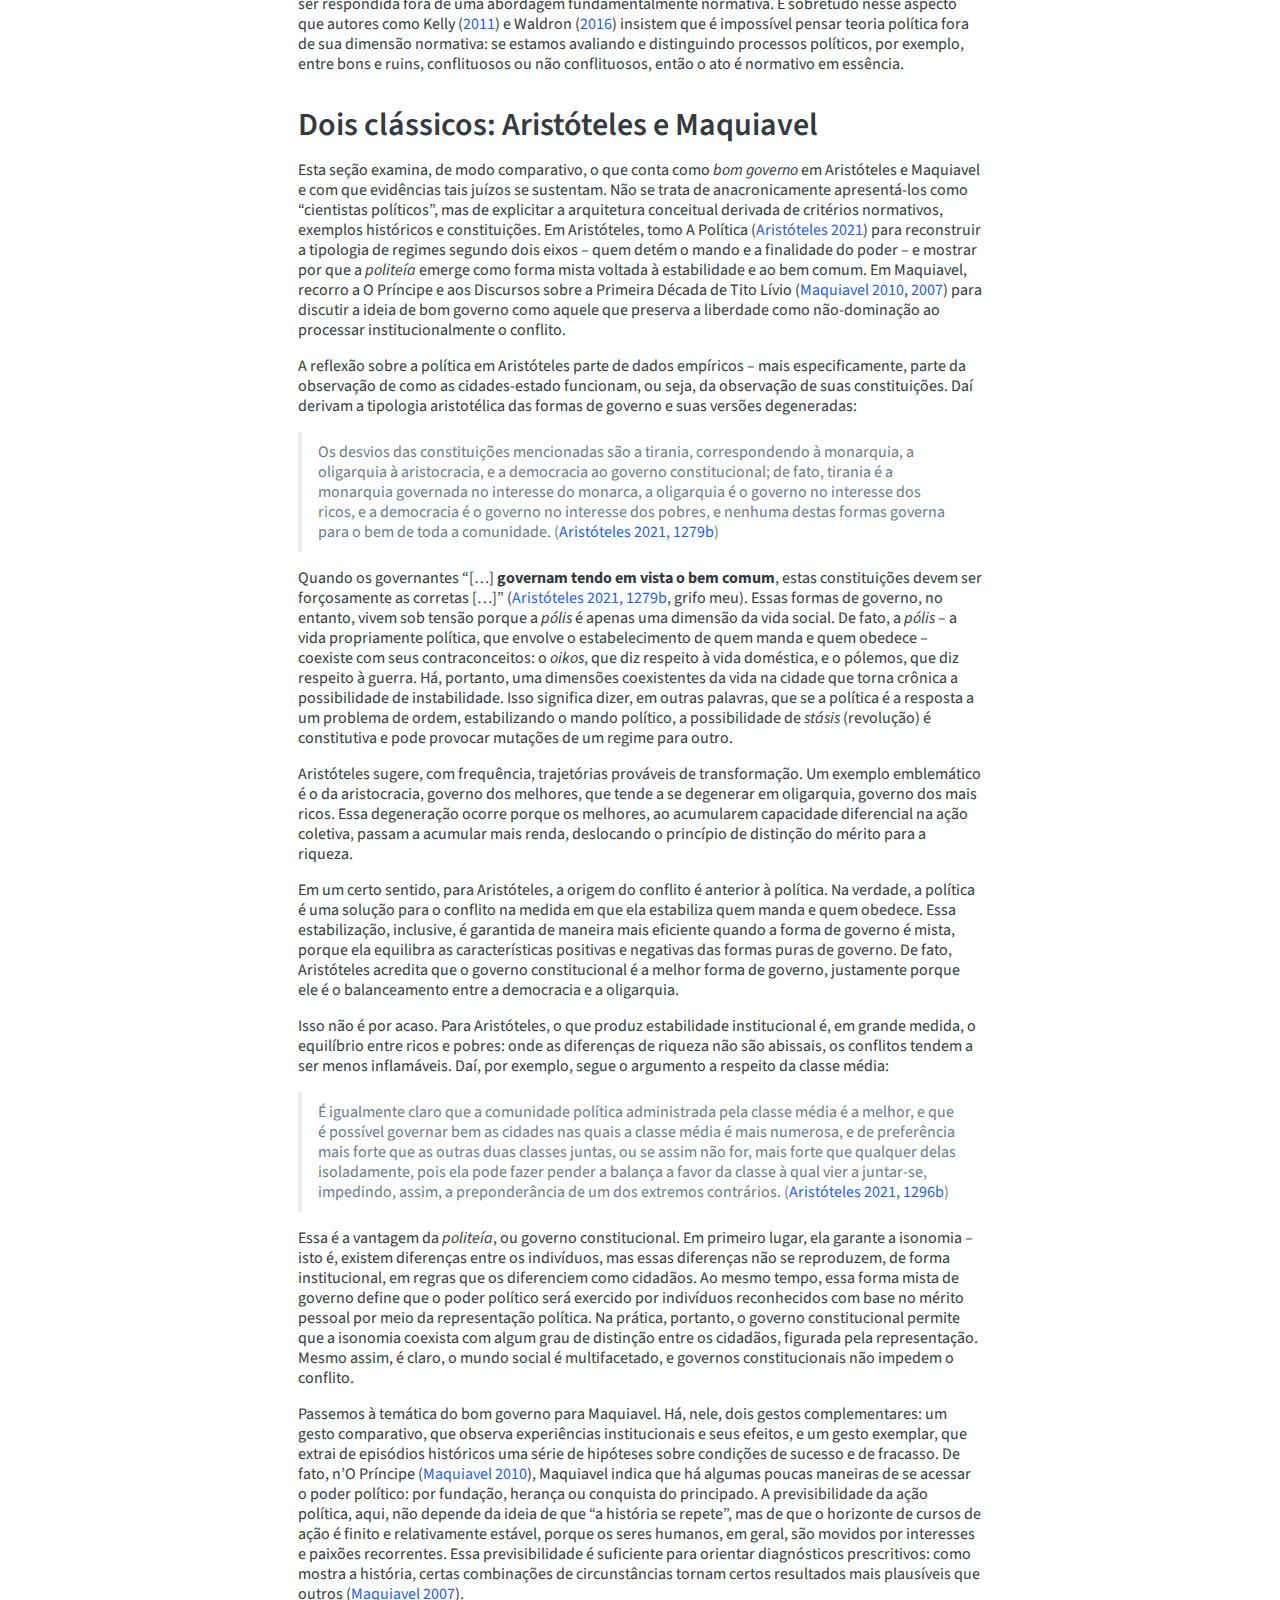
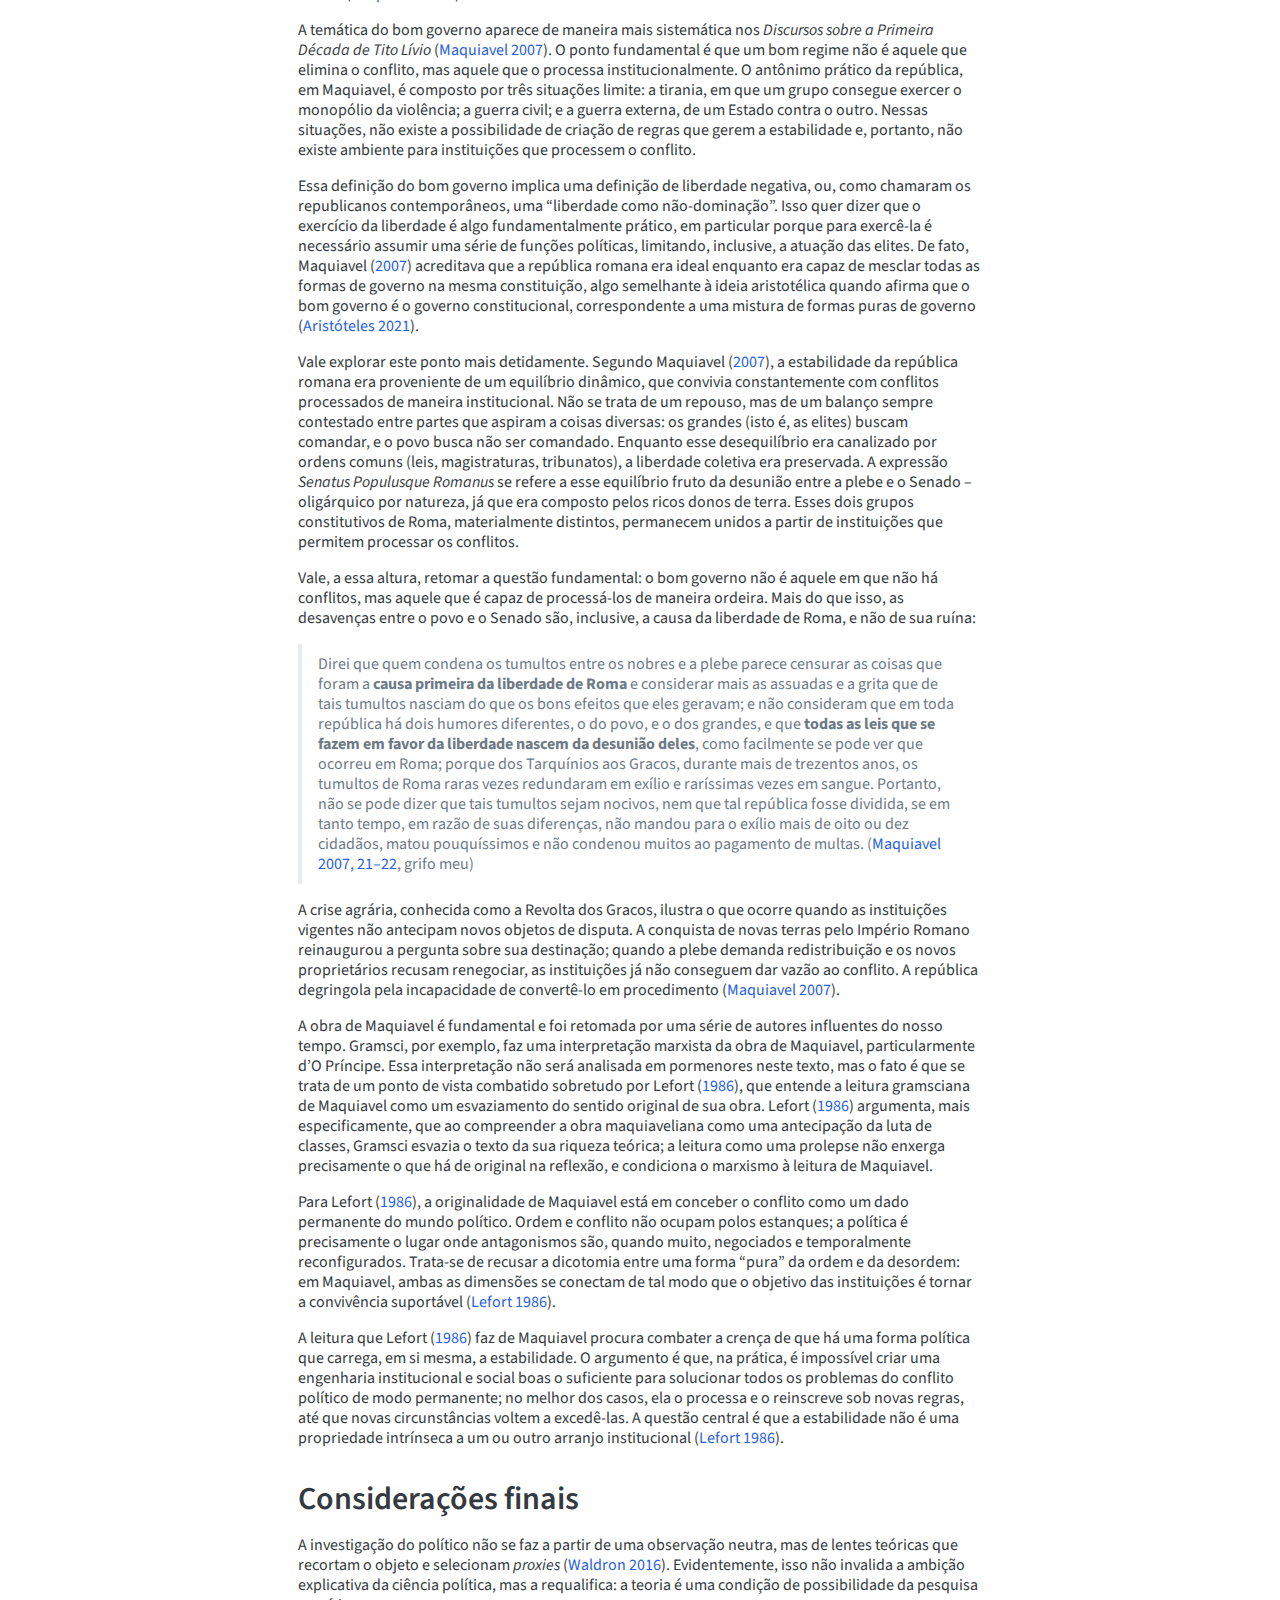
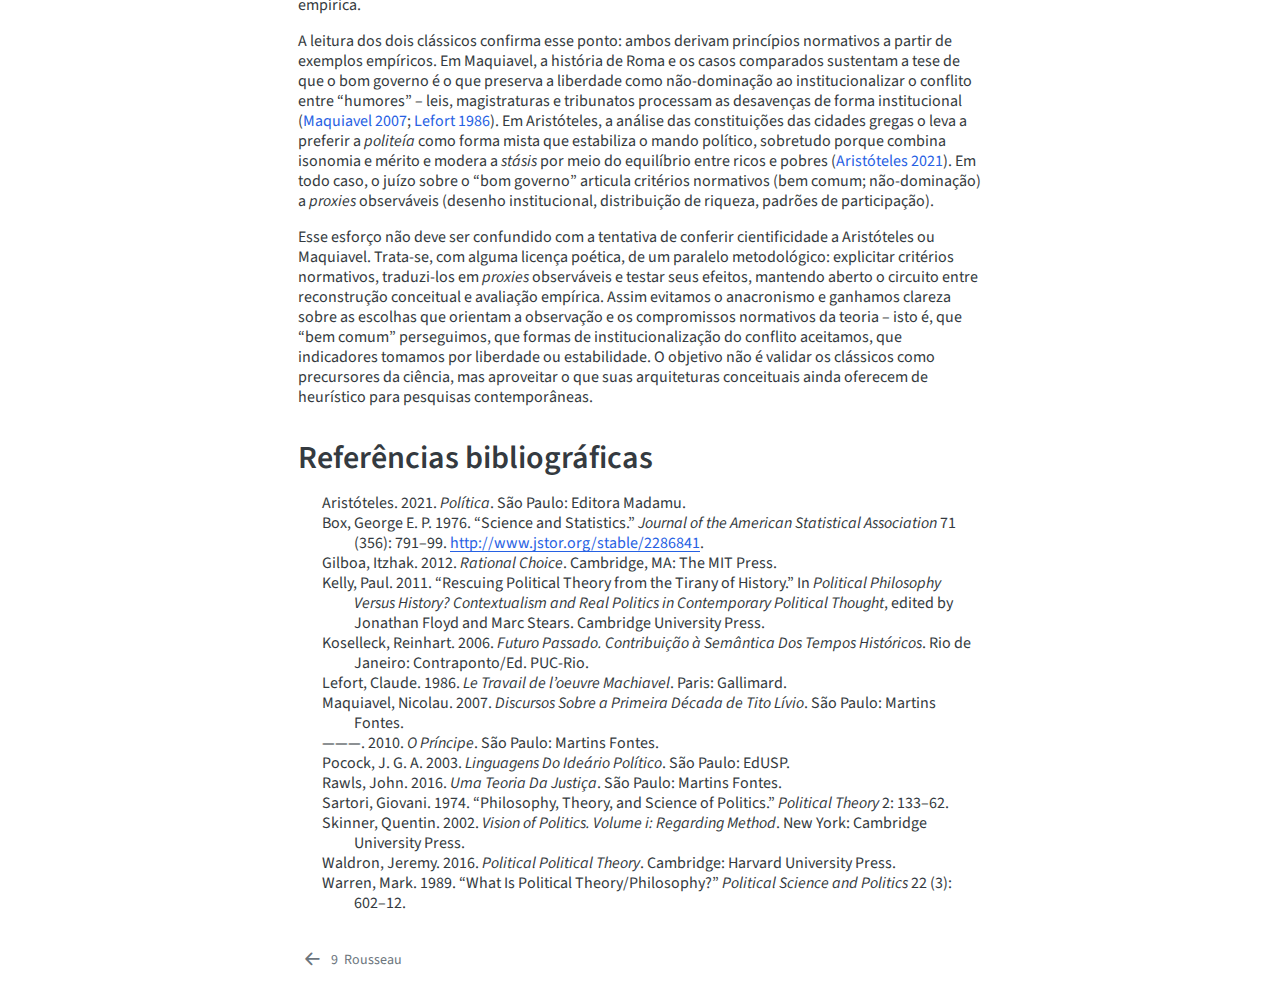
<file: docs/trabalho-final/trabalho-final-to-website.html>
<!DOCTYPE html>
<html xmlns="http://www.w3.org/1999/xhtml" lang="en" xml:lang="en"><head>

<meta charset="utf-8">
<meta name="generator" content="quarto-1.7.23">

<meta name="viewport" content="width=device-width, initial-scale=1.0, user-scalable=yes">

<meta name="author" content="Felipe Lamarca">

<title>10&nbsp; Critérios do ‘bom governo’: ciência, teoria e normatividade – Teoria Política I</title>
<style>
code{white-space: pre-wrap;}
span.smallcaps{font-variant: small-caps;}
div.columns{display: flex; gap: min(4vw, 1.5em);}
div.column{flex: auto; overflow-x: auto;}
div.hanging-indent{margin-left: 1.5em; text-indent: -1.5em;}
ul.task-list{list-style: none;}
ul.task-list li input[type="checkbox"] {
  width: 0.8em;
  margin: 0 0.8em 0.2em -1em; /* quarto-specific, see https://github.com/quarto-dev/quarto-cli/issues/4556 */ 
  vertical-align: middle;
}
/* CSS for citations */
div.csl-bib-body { }
div.csl-entry {
  clear: both;
  margin-bottom: 0em;
}
.hanging-indent div.csl-entry {
  margin-left:2em;
  text-indent:-2em;
}
div.csl-left-margin {
  min-width:2em;
  float:left;
}
div.csl-right-inline {
  margin-left:2em;
  padding-left:1em;
}
div.csl-indent {
  margin-left: 2em;
}</style>


<script src="../site_libs/quarto-nav/quarto-nav.js"></script>
<script src="../site_libs/quarto-nav/headroom.min.js"></script>
<script src="../site_libs/clipboard/clipboard.min.js"></script>
<script src="../site_libs/quarto-search/autocomplete.umd.js"></script>
<script src="../site_libs/quarto-search/fuse.min.js"></script>
<script src="../site_libs/quarto-search/quarto-search.js"></script>
<meta name="quarto:offset" content="../">
<link href="../aulas/aula-11.html" rel="prev">
<script src="../site_libs/quarto-html/quarto.js" type="module"></script>
<script src="../site_libs/quarto-html/tabsets/tabsets.js" type="module"></script>
<script src="../site_libs/quarto-html/popper.min.js"></script>
<script src="../site_libs/quarto-html/tippy.umd.min.js"></script>
<script src="../site_libs/quarto-html/anchor.min.js"></script>
<link href="../site_libs/quarto-html/tippy.css" rel="stylesheet">
<link href="../site_libs/quarto-html/quarto-syntax-highlighting-dark-7271f29f9498218151f3120baddb7363.css" rel="stylesheet" class="quarto-color-scheme quarto-color-alternate" id="quarto-text-highlighting-styles">
<link href="../site_libs/quarto-html/quarto-syntax-highlighting-226bd0f977fa82dfae4534cac220d79a.css" rel="stylesheet" class="quarto-color-scheme" id="quarto-text-highlighting-styles">
<script src="../site_libs/bootstrap/bootstrap.min.js"></script>
<link href="../site_libs/bootstrap/bootstrap-icons.css" rel="stylesheet">
<link href="../site_libs/bootstrap/bootstrap-d0267fdedb7a6a69ff6c8240b497fffe.min.css" rel="stylesheet" append-hash="true" class="quarto-color-scheme" id="quarto-bootstrap" data-mode="light">
<link href="../site_libs/bootstrap/bootstrap-dark-27bf489c461a92eb242a3fcc2f793f23.min.css" rel="stylesheet" append-hash="true" class="quarto-color-scheme quarto-color-alternate" id="quarto-bootstrap" data-mode="dark">
<link href="../site_libs/bootstrap/bootstrap-d0267fdedb7a6a69ff6c8240b497fffe.min.css" rel="stylesheet" append-hash="true" class="quarto-color-scheme-extra" id="quarto-bootstrap" data-mode="light">
<script id="quarto-search-options" type="application/json">{
  "location": "sidebar",
  "copy-button": false,
  "collapse-after": 3,
  "panel-placement": "start",
  "type": "textbox",
  "limit": 50,
  "keyboard-shortcut": [
    "f",
    "/",
    "s"
  ],
  "show-item-context": false,
  "language": {
    "search-no-results-text": "No results",
    "search-matching-documents-text": "matching documents",
    "search-copy-link-title": "Copy link to search",
    "search-hide-matches-text": "Hide additional matches",
    "search-more-match-text": "more match in this document",
    "search-more-matches-text": "more matches in this document",
    "search-clear-button-title": "Clear",
    "search-text-placeholder": "",
    "search-detached-cancel-button-title": "Cancel",
    "search-submit-button-title": "Submit",
    "search-label": "Search"
  }
}</script>


<link rel="stylesheet" href="../styles.css">
</head>

<body class="nav-sidebar floating quarto-light"><script id="quarto-html-before-body" type="application/javascript">
    const toggleBodyColorMode = (bsSheetEl) => {
      const mode = bsSheetEl.getAttribute("data-mode");
      const bodyEl = window.document.querySelector("body");
      if (mode === "dark") {
        bodyEl.classList.add("quarto-dark");
        bodyEl.classList.remove("quarto-light");
      } else {
        bodyEl.classList.add("quarto-light");
        bodyEl.classList.remove("quarto-dark");
      }
    }
    const toggleBodyColorPrimary = () => {
      const bsSheetEl = window.document.querySelector("link#quarto-bootstrap:not([rel=disabled-stylesheet])");
      if (bsSheetEl) {
        toggleBodyColorMode(bsSheetEl);
      }
    }
    window.setColorSchemeToggle = (alternate) => {
      const toggles = window.document.querySelectorAll('.quarto-color-scheme-toggle');
      for (let i=0; i < toggles.length; i++) {
        const toggle = toggles[i];
        if (toggle) {
          if (alternate) {
            toggle.classList.add("alternate");
          } else {
            toggle.classList.remove("alternate");
          }
        }
      }
    };
    const toggleColorMode = (alternate) => {
      // Switch the stylesheets
      const primaryStylesheets = window.document.querySelectorAll('link.quarto-color-scheme:not(.quarto-color-alternate)');
      const alternateStylesheets = window.document.querySelectorAll('link.quarto-color-scheme.quarto-color-alternate');
      manageTransitions('#quarto-margin-sidebar .nav-link', false);
      if (alternate) {
        // note: dark is layered on light, we don't disable primary!
        enableStylesheet(alternateStylesheets);
        for (const sheetNode of alternateStylesheets) {
          if (sheetNode.id === "quarto-bootstrap") {
            toggleBodyColorMode(sheetNode);
          }
        }
      } else {
        disableStylesheet(alternateStylesheets);
        enableStylesheet(primaryStylesheets)
        toggleBodyColorPrimary();
      }
      manageTransitions('#quarto-margin-sidebar .nav-link', true);
      // Switch the toggles
      window.setColorSchemeToggle(alternate)
      // Hack to workaround the fact that safari doesn't
      // properly recolor the scrollbar when toggling (#1455)
      if (navigator.userAgent.indexOf('Safari') > 0 && navigator.userAgent.indexOf('Chrome') == -1) {
        manageTransitions("body", false);
        window.scrollTo(0, 1);
        setTimeout(() => {
          window.scrollTo(0, 0);
          manageTransitions("body", true);
        }, 40);
      }
    }
    const disableStylesheet = (stylesheets) => {
      for (let i=0; i < stylesheets.length; i++) {
        const stylesheet = stylesheets[i];
        stylesheet.rel = 'disabled-stylesheet';
      }
    }
    const enableStylesheet = (stylesheets) => {
      for (let i=0; i < stylesheets.length; i++) {
        const stylesheet = stylesheets[i];
        if(stylesheet.rel !== 'stylesheet') { // for Chrome, which will still FOUC without this check
          stylesheet.rel = 'stylesheet';
        }
      }
    }
    const manageTransitions = (selector, allowTransitions) => {
      const els = window.document.querySelectorAll(selector);
      for (let i=0; i < els.length; i++) {
        const el = els[i];
        if (allowTransitions) {
          el.classList.remove('notransition');
        } else {
          el.classList.add('notransition');
        }
      }
    }
    const isFileUrl = () => {
      return window.location.protocol === 'file:';
    }
    window.hasAlternateSentinel = () => {
      let styleSentinel = getColorSchemeSentinel();
      if (styleSentinel !== null) {
        return styleSentinel === "alternate";
      } else {
        return false;
      }
    }
    const setStyleSentinel = (alternate) => {
      const value = alternate ? "alternate" : "default";
      if (!isFileUrl()) {
        window.localStorage.setItem("quarto-color-scheme", value);
      } else {
        localAlternateSentinel = value;
      }
    }
    const getColorSchemeSentinel = () => {
      if (!isFileUrl()) {
        const storageValue = window.localStorage.getItem("quarto-color-scheme");
        return storageValue != null ? storageValue : localAlternateSentinel;
      } else {
        return localAlternateSentinel;
      }
    }
    const toggleGiscusIfUsed = (isAlternate, darkModeDefault) => {
      const baseTheme = document.querySelector('#giscus-base-theme')?.value ?? 'light';
      const alternateTheme = document.querySelector('#giscus-alt-theme')?.value ?? 'dark';
      let newTheme = '';
      if(darkModeDefault) {
        newTheme = isAlternate ? baseTheme : alternateTheme;
      } else {
        newTheme = isAlternate ? alternateTheme : baseTheme;
      }
      const changeGiscusTheme = () => {
        // From: https://github.com/giscus/giscus/issues/336
        const sendMessage = (message) => {
          const iframe = document.querySelector('iframe.giscus-frame');
          if (!iframe) return;
          iframe.contentWindow.postMessage({ giscus: message }, 'https://giscus.app');
        }
        sendMessage({
          setConfig: {
            theme: newTheme
          }
        });
      }
      const isGiscussLoaded = window.document.querySelector('iframe.giscus-frame') !== null;
      if (isGiscussLoaded) {
        changeGiscusTheme();
      }
    };
    const darkModeDefault = false;
    document.querySelector('link.quarto-color-scheme-extra').rel = 'disabled-stylesheet';
    let localAlternateSentinel = darkModeDefault ? 'alternate' : 'default';
    // Dark / light mode switch
    window.quartoToggleColorScheme = () => {
      // Read the current dark / light value
      let toAlternate = !window.hasAlternateSentinel();
      toggleColorMode(toAlternate);
      setStyleSentinel(toAlternate);
      toggleGiscusIfUsed(toAlternate, darkModeDefault);
    };
    // Switch to dark mode if need be
    if (window.hasAlternateSentinel()) {
      toggleColorMode(true);
    } else {
      toggleColorMode(false);
    }
  </script>

<div id="quarto-search-results"></div>
  <header id="quarto-header" class="headroom fixed-top">
  <nav class="quarto-secondary-nav">
    <div class="container-fluid d-flex">
      <button type="button" class="quarto-btn-toggle btn" data-bs-toggle="collapse" role="button" data-bs-target=".quarto-sidebar-collapse-item" aria-controls="quarto-sidebar" aria-expanded="false" aria-label="Toggle sidebar navigation" onclick="if (window.quartoToggleHeadroom) { window.quartoToggleHeadroom(); }">
        <i class="bi bi-layout-text-sidebar-reverse"></i>
      </button>
        <nav class="quarto-page-breadcrumbs" aria-label="breadcrumb"><ol class="breadcrumb"><li class="breadcrumb-item"><a href="../trabalho-final/trabalho-final-to-website.html">Trabalho final</a></li><li class="breadcrumb-item"><a href="../trabalho-final/trabalho-final-to-website.html"><span class="chapter-number">10</span>&nbsp; <span class="chapter-title"><em>Critérios do ‘bom governo’</em>: ciência, teoria e normatividade</span></a></li></ol></nav>
        <a class="flex-grow-1" role="navigation" data-bs-toggle="collapse" data-bs-target=".quarto-sidebar-collapse-item" aria-controls="quarto-sidebar" aria-expanded="false" aria-label="Toggle sidebar navigation" onclick="if (window.quartoToggleHeadroom) { window.quartoToggleHeadroom(); }">      
        </a>
      <button type="button" class="btn quarto-search-button" aria-label="Search" onclick="window.quartoOpenSearch();">
        <i class="bi bi-search"></i>
      </button>
    </div>
  </nav>
</header>
<!-- content -->
<div id="quarto-content" class="quarto-container page-columns page-rows-contents page-layout-article">
<!-- sidebar -->
  <nav id="quarto-sidebar" class="sidebar collapse collapse-horizontal quarto-sidebar-collapse-item sidebar-navigation floating overflow-auto">
    <div class="pt-lg-2 mt-2 text-left sidebar-header">
    <div class="sidebar-title mb-0 py-0">
      <a href="../">Teoria Política I</a> 
        <div class="sidebar-tools-main">
  <a href="" class="quarto-color-scheme-toggle quarto-navigation-tool  px-1" onclick="window.quartoToggleColorScheme(); return false;" title="Toggle dark mode"><i class="bi"></i></a>
</div>
    </div>
      </div>
        <div class="mt-2 flex-shrink-0 align-items-center">
        <div class="sidebar-search">
        <div id="quarto-search" class="" title="Search"></div>
        </div>
        </div>
    <div class="sidebar-menu-container"> 
    <ul class="list-unstyled mt-1">
        <li class="sidebar-item">
  <div class="sidebar-item-container"> 
  <a href="../index.html" class="sidebar-item-text sidebar-link">
 <span class="menu-text"><span class="chapter-number">1</span>&nbsp; <span class="chapter-title">Teoria Política</span></span></a>
  </div>
</li>
        <li class="sidebar-item sidebar-item-section">
      <div class="sidebar-item-container"> 
            <a class="sidebar-item-text sidebar-link text-start" data-bs-toggle="collapse" data-bs-target="#quarto-sidebar-section-1" role="navigation" aria-expanded="true">
 <span class="menu-text">Aulas</span></a>
          <a class="sidebar-item-toggle text-start" data-bs-toggle="collapse" data-bs-target="#quarto-sidebar-section-1" role="navigation" aria-expanded="true" aria-label="Toggle section">
            <i class="bi bi-chevron-right ms-2"></i>
          </a> 
      </div>
      <ul id="quarto-sidebar-section-1" class="collapse list-unstyled sidebar-section depth1 show">  
          <li class="sidebar-item">
  <div class="sidebar-item-container"> 
  <a href="../aulas/aula-1.html" class="sidebar-item-text sidebar-link">
 <span class="menu-text"><span class="chapter-number">2</span>&nbsp; <span class="chapter-title">Teoria Política e Ciência Política</span></span></a>
  </div>
</li>
          <li class="sidebar-item">
  <div class="sidebar-item-container"> 
  <a href="../aulas/aula-2.html" class="sidebar-item-text sidebar-link">
 <span class="menu-text"><span class="chapter-number">3</span>&nbsp; <span class="chapter-title">Teoria Política e História das Ideias Políticas</span></span></a>
  </div>
</li>
          <li class="sidebar-item">
  <div class="sidebar-item-container"> 
  <a href="../aulas/aula-3.html" class="sidebar-item-text sidebar-link">
 <span class="menu-text"><span class="chapter-number">4</span>&nbsp; <span class="chapter-title">Teoria Política e História das Ideias Políticas</span></span></a>
  </div>
</li>
          <li class="sidebar-item">
  <div class="sidebar-item-container"> 
  <a href="../aulas/aula-4.html" class="sidebar-item-text sidebar-link">
 <span class="menu-text"><span class="chapter-number">5</span>&nbsp; <span class="chapter-title">Aristóteles</span></span></a>
  </div>
</li>
          <li class="sidebar-item">
  <div class="sidebar-item-container"> 
  <a href="../aulas/aula-5.html" class="sidebar-item-text sidebar-link">
 <span class="menu-text"><span class="chapter-number">6</span>&nbsp; <span class="chapter-title">Maquiavel I</span></span></a>
  </div>
</li>
          <li class="sidebar-item">
  <div class="sidebar-item-container"> 
  <a href="../aulas/aula-6.html" class="sidebar-item-text sidebar-link">
 <span class="menu-text"><span class="chapter-number">7</span>&nbsp; <span class="chapter-title">Maquiavel II</span></span></a>
  </div>
</li>
          <li class="sidebar-item">
  <div class="sidebar-item-container"> 
  <a href="../aulas/aula-9.html" class="sidebar-item-text sidebar-link">
 <span class="menu-text"><span class="chapter-number">8</span>&nbsp; <span class="chapter-title">Locke I</span></span></a>
  </div>
</li>
          <li class="sidebar-item">
  <div class="sidebar-item-container"> 
  <a href="../aulas/aula-11.html" class="sidebar-item-text sidebar-link">
 <span class="menu-text"><span class="chapter-number">9</span>&nbsp; <span class="chapter-title">Rousseau</span></span></a>
  </div>
</li>
      </ul>
  </li>
        <li class="sidebar-item sidebar-item-section">
      <div class="sidebar-item-container"> 
            <a class="sidebar-item-text sidebar-link text-start" data-bs-toggle="collapse" data-bs-target="#quarto-sidebar-section-2" role="navigation" aria-expanded="true">
 <span class="menu-text">Trabalho final</span></a>
          <a class="sidebar-item-toggle text-start" data-bs-toggle="collapse" data-bs-target="#quarto-sidebar-section-2" role="navigation" aria-expanded="true" aria-label="Toggle section">
            <i class="bi bi-chevron-right ms-2"></i>
          </a> 
      </div>
      <ul id="quarto-sidebar-section-2" class="collapse list-unstyled sidebar-section depth1 show">  
          <li class="sidebar-item">
  <div class="sidebar-item-container"> 
  <a href="../trabalho-final/trabalho-final-to-website.html" class="sidebar-item-text sidebar-link active">
 <span class="menu-text"><span class="chapter-number">10</span>&nbsp; <span class="chapter-title"><em>Critérios do ‘bom governo’</em>: ciência, teoria e normatividade</span></span></a>
  </div>
</li>
      </ul>
  </li>
    </ul>
    </div>
</nav>
<div id="quarto-sidebar-glass" class="quarto-sidebar-collapse-item" data-bs-toggle="collapse" data-bs-target=".quarto-sidebar-collapse-item"></div>
<!-- margin-sidebar -->
    <div id="quarto-margin-sidebar" class="sidebar margin-sidebar">
        <nav id="TOC" role="doc-toc" class="toc-active">
    <h2 id="toc-title">Table of contents</h2>
   
  <ul>
  <li><a href="#introdução" id="toc-introdução" class="nav-link active" data-scroll-target="#introdução">Introdução</a></li>
  <li><a href="#o-lugar-da-teoria-política" id="toc-o-lugar-da-teoria-política" class="nav-link" data-scroll-target="#o-lugar-da-teoria-política">O lugar da Teoria Política</a></li>
  <li><a href="#dois-clássicos-aristóteles-e-maquiavel" id="toc-dois-clássicos-aristóteles-e-maquiavel" class="nav-link" data-scroll-target="#dois-clássicos-aristóteles-e-maquiavel">Dois clássicos: Aristóteles e Maquiavel</a></li>
  <li><a href="#considerações-finais" id="toc-considerações-finais" class="nav-link" data-scroll-target="#considerações-finais">Considerações finais</a></li>
  <li><a href="#referências-bibliográficas" id="toc-referências-bibliográficas" class="nav-link" data-scroll-target="#referências-bibliográficas">Referências bibliográficas</a></li>
  </ul>
</nav>
    </div>
<!-- main -->
<main class="content" id="quarto-document-content">


<header id="title-block-header" class="quarto-title-block default"><nav class="quarto-page-breadcrumbs quarto-title-breadcrumbs d-none d-lg-block" aria-label="breadcrumb"><ol class="breadcrumb"><li class="breadcrumb-item"><a href="../trabalho-final/trabalho-final-to-website.html">Trabalho final</a></li><li class="breadcrumb-item"><a href="../trabalho-final/trabalho-final-to-website.html"><span class="chapter-number">10</span>&nbsp; <span class="chapter-title"><em>Critérios do ‘bom governo’</em>: ciência, teoria e normatividade</span></a></li></ol></nav>
<div class="quarto-title">
<h1 class="title"><span class="chapter-number">10</span>&nbsp; <span class="chapter-title"><em>Critérios do ‘bom governo’</em>: ciência, teoria e normatividade</span></h1>
</div>



<div class="quarto-title-meta">

    <div>
    <div class="quarto-title-meta-heading">Author</div>
    <div class="quarto-title-meta-contents">
             <p>Felipe Lamarca </p>
          </div>
  </div>
    
  
    
  </div>
  
<div>
  <div class="abstract">
    <div class="block-title">Abstract</div>
    Este trabalho parte de uma discussão sobre o lugar da teoria política na ciência política. Na primeira parte, reviso debates clássicos sobre cientificidade e objetividade na análise do fenômeno político, tendo por eixos a concepção de ciência como acoplamento entre teoria e pesquisa empírica <span class="citation" data-cites="sartori1974 box1976">(<a href="trabalho-final-to-website.html#ref-sartori1974" role="doc-biblioref">Sartori 1974</a>; <a href="trabalho-final-to-website.html#ref-box1976" role="doc-biblioref">Box 1976</a>)</span> e as críticas à suposição de neutralidade observacional, que reforçam o papel constitutivo da teoria na própria descrição do mundo político <span class="citation" data-cites="warren1989">(<a href="trabalho-final-to-website.html#ref-warren1989" role="doc-biblioref">Warren 1989</a>)</span>. Em seguida, contrasto abordagens contextualistas e histórico-conceituais <span class="citation" data-cites="koselleck2006 skinner2002 pocock2003">(<a href="trabalho-final-to-website.html#ref-koselleck2006" role="doc-biblioref">Koselleck 2006</a>; <a href="trabalho-final-to-website.html#ref-skinner2002" role="doc-biblioref">Skinner 2002</a>; <a href="trabalho-final-to-website.html#ref-pocock2003" role="doc-biblioref">Pocock 2003</a>)</span> com defesas contemporâneas da normatividade como traço intrínseco da disciplina <span class="citation" data-cites="kelly2011 waldron2016 rawls2016">(<a href="trabalho-final-to-website.html#ref-kelly2011" role="doc-biblioref">Kelly 2011</a>; <a href="trabalho-final-to-website.html#ref-waldron2016" role="doc-biblioref">Waldron 2016</a>; <a href="trabalho-final-to-website.html#ref-rawls2016" role="doc-biblioref">Rawls 2016</a>)</span>. A segunda parte examina a ideia de bom governo para Aristóteles e Maquiavel: em Aristóteles, a observação de constituições fundamenta a preferência pela <em>politeía</em> como forma mista que equilibra ricos e pobres, reduz a <em>stásis</em> e orienta o governo ao bem comum <span class="citation" data-cites="aristoteles2021">(<a href="trabalho-final-to-website.html#ref-aristoteles2021" role="doc-biblioref">Aristóteles 2021</a>)</span>; em Maquiavel, a história romana e casos comparados sustentam a república como processamento institucional do conflito e preservação da liberdade como não-dominação <span class="citation" data-cites="maquiavel2007 lefort1986">(<a href="trabalho-final-to-website.html#ref-maquiavel2007" role="doc-biblioref">Maquiavel 2007</a>; <a href="trabalho-final-to-website.html#ref-lefort1986" role="doc-biblioref">Lefort 1986</a>)</span>.
  </div>
</div>


</header>


<section id="introdução" class="level1 unnumbered">
<h1 class="unnumbered">Introdução</h1>
<p>Este trabalho começa examinando a tensão entre a ambição explicativa da ciência política e a natureza inevitavelmente normativa da reflexão política. De saída, parto da ideia bastante consolidada de que ciência é teoria articulada em um <em>loop</em> com a pesquisa empírica, onde hipóteses são deduzidas, confrontadas com dados e, quando necessário, revisadas <span class="citation" data-cites="sartori1974 box1976">(<a href="trabalho-final-to-website.html#ref-sartori1974" role="doc-biblioref">Sartori 1974</a>; <a href="trabalho-final-to-website.html#ref-box1976" role="doc-biblioref">Box 1976</a>)</span>.</p>
<p>Esse ponto de partida, contudo, esbarra em um pressuposto bastante forte e raramente sustentável: o de que a observação do fenômeno político é neutra. A literatura que enfatiza o papel constitutivo da teoria lembra que, em política, quase sempre observamos fenômenos por meio de <em>proxies</em> e escolhas de recorte orientadas por valores <span class="citation" data-cites="warren1989">(<a href="trabalho-final-to-website.html#ref-warren1989" role="doc-biblioref">Warren 1989</a>)</span>. Em outras palavras, a teoria é o que fornece as lentes que reduzem a complexidade do mundo real e o tornam “estudável” <span class="citation" data-cites="warren1989">(<a href="trabalho-final-to-website.html#ref-warren1989" role="doc-biblioref">Warren 1989</a>)</span>.</p>
<p>Há uma vertente que aproxima teoria política e história das ideias políticas, tomando os conceitos como objetos históricos e disputados. Sob esse prisma, (i) a história dos conceitos reconstrói as condições de emergência, estabilização e mutação semântica das categorias com que observamos o mundo político <span class="citation" data-cites="koselleck2006">(<a href="trabalho-final-to-website.html#ref-koselleck2006" role="doc-biblioref">Koselleck 2006</a>)</span>; e (ii) o contextualismo lê textos e argumentos como atos situados no tempo, com o objetivo de recuperar o que os autores estavam <em>fazendo</em> ao dizer o que disseram <span class="citation" data-cites="skinner2002 pocock2003">(<a href="trabalho-final-to-website.html#ref-skinner2002" role="doc-biblioref">Skinner 2002</a>; <a href="trabalho-final-to-website.html#ref-pocock2003" role="doc-biblioref">Pocock 2003</a>)</span>.</p>
<p>Por outro lado, há quem sustente que a reconstrução de usos e contextos é insuficiente para orientar o juízo. Defesas mais recentes de uma “teoria política política” buscam resgatar a avaliação normativa de questões transversais à ciência política em qualquer tempo histórico – e, portanto, independentemente dele <span class="citation" data-cites="kelly2011 waldron2016">(<a href="trabalho-final-to-website.html#ref-kelly2011" role="doc-biblioref">Kelly 2011</a>; <a href="trabalho-final-to-website.html#ref-waldron2016" role="doc-biblioref">Waldron 2016</a>)</span>. Nesse caso, a pergunta rawlsiana sobre a justiça de instituições permanece exemplar <span class="citation" data-cites="rawls2016">(<a href="trabalho-final-to-website.html#ref-rawls2016" role="doc-biblioref">Rawls 2016</a>)</span>: discutir desenhos institucionais, por exemplo, é avaliar uma série de critérios definidos, inevitavelmente, de maneira normativa.</p>
<p>Este trabalho se divide em três seções, além desta introdução. Na seção seguinte, “O lugar da Teoria Política”, detalho os critérios de cientificidade e a crítica à neutralidade observacional, discutindo implicações para a pesquisa empírica e explicação causal <span class="citation" data-cites="sartori1974 box1976 warren1989">(<a href="trabalho-final-to-website.html#ref-sartori1974" role="doc-biblioref">Sartori 1974</a>; <a href="trabalho-final-to-website.html#ref-box1976" role="doc-biblioref">Box 1976</a>; <a href="trabalho-final-to-website.html#ref-warren1989" role="doc-biblioref">Warren 1989</a>)</span>. Em “Dois clássicos: Aristóteles e Maquiavel”, examino como suas arquiteturas conceituais – a tipologia de regimes e a defesa da forma mista em Aristóteles; a república como processamento institucional do conflito e a liberdade como não-dominação em Maquiavel – iluminam a relação entre descrição e normatividade <span class="citation" data-cites="aristoteles2021 maquiavel2007">(<a href="trabalho-final-to-website.html#ref-aristoteles2021" role="doc-biblioref">Aristóteles 2021</a>; <a href="trabalho-final-to-website.html#ref-maquiavel2007" role="doc-biblioref">Maquiavel 2007</a>)</span>. A opção por Aristóteles e Maquiavel decorre diretamente do quadro acima: ambos combinam algum grau de empiria com juízos explicitamente normativos para proporem a definição de um bom governo. Não é meu objetivo validá-los como “cientistas políticos”; interessa tornar explícita a arquitetura conceitual com que derivam critérios normativos de exemplos e indicar como tais critérios podem ser operacionalizados por meio de <em>proxies</em> observáveis. Termino com algumas considerações finais e retomando as principais discussões do trabalho.</p>
</section>
<section id="o-lugar-da-teoria-política" class="level1 unnumbered">
<h1 class="unnumbered">O lugar da Teoria Política</h1>
<p>A definição <em>do que é</em> teoria política passa, frequentemente, por uma distinção da ciência política como um campo de conhecimento capaz de elaborar conhecimento científico sobre o fenômeno político. É verdade que a ideia de <em>conhecimento científico</em> por muito tempo negou às ciências humanas, em geral, e à ciência política, em particular, o status de ciência. Isso, sobretudo, porque a ideia de cientificidade pressupunha a aplicação do método newtoniano, que por sua vez pressupõe a capacidade de criação de leis gerais a partir de dados empiricamente observáveis.</p>
<p>É no contexto dessa discussão que <span class="citation" data-cites="sartori1974">Sartori (<a href="trabalho-final-to-website.html#ref-sartori1974" role="doc-biblioref">1974</a>)</span> define o que é uma “ciência” política, capaz de produzir conhecimento científico verificável ligado ao fenômeno da política. O primeiro passo é justificar a existência de ciências fora do eixo das ciências exatas, definidas sobretudo pela aplicação do método newtoniano:</p>
<blockquote class="blockquote">
<p>One must therefore distinguish between science in a strict sense and science in a broad sense. In the strict sense, all sciences are measured by a reigning science which constitutes their archetype: here science means <em>exact science</em>, science in the physicalist sense. In the broad sense, the “unit of science” refers to the minimum common denominator in whatever scientific discourse: here science stands for <em>science in general</em>. In this second case, we recognize a plurality of sciences and of scientific methods ranging – across a variety of intermediate cases – from the classifying to the physicalist sciences. And it is the flexible and many-sided conception that suits the discussion of the sciences of man. <span class="citation" data-cites="sartori1974">(<a href="trabalho-final-to-website.html#ref-sartori1974" role="doc-biblioref">Sartori 1974, 134</a>)</span></p>
</blockquote>
<p>Para <span class="citation" data-cites="sartori1974">Sartori (<a href="trabalho-final-to-website.html#ref-sartori1974" role="doc-biblioref">1974</a>)</span>, a definição mais geral de ciência remete às seguintes características: “[…] (1) empirical verification; (2) descriptive explanation; (3) value neutrality; (4) segmentation and cumulability; (5) the focus on existences; (6) operationality and applicability.” <span class="citation" data-cites="sartori1974">(<a href="trabalho-final-to-website.html#ref-sartori1974" role="doc-biblioref">Sartori 1974, 139</a>)</span>. De fato, são essas características que contrapõem a ciência à filosofia: por um lado, a filosofia política é essencialmente um discurso avaliativo e fundamentalmente normativo; por outro, a ciência é descritiva, e não avaliativa, com a ambição de produzir explicações causais sobre a política. A distinção é tão fundamental que um conhecimento que se propõe científico não pode ser avaliativo; isto é, o esforço de produzir uma explicação não pode se confundir com a avaliação das consequências dessas explicações. No limite, isso implica dizer que ciência e normatividade são incompatíveis, colocando ciência e filosofia como extremos de um continuum <span class="citation" data-cites="sartori1974">(<a href="trabalho-final-to-website.html#ref-sartori1974" role="doc-biblioref">Sartori 1974</a>)</span>.</p>
<p>Daí deriva, portanto, o lugar da teoria política para <span class="citation" data-cites="sartori1974">Sartori (<a href="trabalho-final-to-website.html#ref-sartori1974" role="doc-biblioref">1974</a>)</span>, bem resumido pela seguinte passagem: “As a rule, whenever a scientific discipline becomes consolidated it develops an endogenous theory, i.e., the fruit of reflection of that science upon itself. […]. At the end, it is the adept of ‘pure’ science who produces the theory of its own science.” <span class="citation" data-cites="sartori1974">(<a href="trabalho-final-to-website.html#ref-sartori1974" role="doc-biblioref">Sartori 1974, 141</a>)</span>. Na prática, sendo fruto da reflexão da ciência sobre ela mesma, a teoria que importa para a produção de conhecimento científico é aquela capaz de produzir generalizações a partir de dados observáveis. Na verdade, “Science is theory hinged on research, and research which feeds back on theory.” <span class="citation" data-cites="sartori1974">(<a href="trabalho-final-to-website.html#ref-sartori1974" role="doc-biblioref">Sartori 1974, 142</a>)</span>.</p>
<p>É curioso notar que a especificação da relação entre ciência e teoria para <span class="citation" data-cites="sartori1974">Sartori (<a href="trabalho-final-to-website.html#ref-sartori1974" role="doc-biblioref">1974</a>)</span> lembra, em larga medida, a especificação proposta por George Box, um dos grandes estatísticos do século passado, no clássico <em>Science and Statistics</em> <span class="citation" data-cites="box1976">(<a href="trabalho-final-to-website.html#ref-box1976" role="doc-biblioref">Box 1976</a>)</span>. O autor define a prática do conhecimento científico como um <em>loop</em> entre análise teórica e pesquisa empírica em algumas etapas: (i) o cientista analisa a teoria disponível para gerar deduções; (ii) confronta a teoria com os “fatos” – isto é, os dados disponíveis; e, caso a teoria e a empiria divirjam, (iii) atualiza a teoria para que ela seja capaz de explicar o fenômeno observado. Em outras palavras: o confronto entre fatos e teoria produz erros, o que implica a necessidade de revisão de um ou outro elemento.</p>
<p>Na estatística, de fato, a visão de <span class="citation" data-cites="box1976">Box (<a href="trabalho-final-to-website.html#ref-box1976" role="doc-biblioref">1976</a>)</span> ainda hoje é estimulada. De fato, essa visão se alinha bem às ciências exatas ou naturais, como a biologia e a física. Quanto aplicada à ciência política, no entanto, raciocínios como os de <span class="citation" data-cites="box1976">Box (<a href="trabalho-final-to-website.html#ref-box1976" role="doc-biblioref">1976</a>)</span> e <span class="citation" data-cites="sartori1974">Sartori (<a href="trabalho-final-to-website.html#ref-sartori1974" role="doc-biblioref">1974</a>)</span> pressupõem uma assunção muito forte e dificilmente sustentável: a de que a observação dos dados é necessariamente objetiva. O problema é que o fenômeno político exige interpretação valorativa <span class="citation" data-cites="warren1989">(<a href="trabalho-final-to-website.html#ref-warren1989" role="doc-biblioref">Warren 1989</a>)</span>, e supor objetividade na observação desses fenômenos é apenas isso: uma suposição.</p>
<p>A esse respeito, a discussão proposta por <span class="citation" data-cites="warren1989">Warren (<a href="trabalho-final-to-website.html#ref-warren1989" role="doc-biblioref">1989</a>)</span> inclui a importância da teoria na análise de fenômenos políticos. De fato, a argumentação do autor se alinha à ideia de que a observação dos fenômenos políticos não é imediata; antes, essa observação acontece a partir de <em>proxies</em> do fenômeno que se pretende observar:</p>
<blockquote class="blockquote">
<p>More often, the explanatory powers of theories is indirect in a way that provides them with a meaning-constitutive dimension: we use them as limiting cases and counterfactuals to reduce the complexity of the political world so it might become a discrete object of study. We decide to reduce complexity in one way rather than another for reasons that are, more often than not, normative. This is the way it should be, since this is how we characterize certain dimensions of the world as problematic – say, its efficiency, justice, distribution of power, or violence – and thus worthy of further investigation. <span class="citation" data-cites="warren1989">(<a href="trabalho-final-to-website.html#ref-warren1989" role="doc-biblioref">Warren 1989, 608</a>)</span></p>
</blockquote>
<p>Suponha, por exemplo, a realização de um <em>survey</em> que questiona as preferências eleitorais dos eleitores em determinados cenários. Além disso, o mesmo <em>survey</em> também coleta uma série de respostas para perguntas sobre a avaliação da economia do país, sobre a avaliação do governo em mandato, bem como características demográficas dos eleitores. A análise empírica das respostas envolve uma série de pressupostos teóricos – por exemplo, a racionalidade do eleitor <span class="citation" data-cites="Gilboa2012RationalChoice">(<a href="trabalho-final-to-website.html#ref-Gilboa2012RationalChoice" role="doc-biblioref">Gilboa 2012</a>)</span> – que nos ajudam a reduzir a complexidade do mundo real e permitem a proposição de explicações causais.</p>
<p>Esse exemplo revela o ponto central proposto por <span class="citation" data-cites="warren1989">Warren (<a href="trabalho-final-to-website.html#ref-warren1989" role="doc-biblioref">1989</a>)</span>: a teoria política é importante, sobretudo, porque ela desempenha certas funções, na pesquisa científica, que não podem ser esgotadas sem ela. Aliás, é a teorização que dá sentido à própria pesquisa empírica, embora isso não impeça, é claro, que a teoria possa ser reformulada a partir da empiria. De fato, trata-se de uma reespecificação da relação entre teoria e empiria, sem pressupor uma observação neutra e preservando o circuito de retroalimentação entre pressupostos teóricos e dados observacionais <span class="citation" data-cites="sartori1974 box1976">(cf. <a href="trabalho-final-to-website.html#ref-sartori1974" role="doc-biblioref">Sartori 1974</a>; <a href="trabalho-final-to-website.html#ref-box1976" role="doc-biblioref">Box 1976</a>)</span>.</p>
<p>De outro lado, há uma abordagem que aproxima teoria política e história das ideias políticas. Um expoente dessa discussão é Reinhart Koselleck, que dá corpo aos fundamentos metodológicos que nos permitem reconstruir as condições de emergência, estabilização e transformação semântica dos conceitos que estruturam a experiência política <span class="citation" data-cites="koselleck2006">(<a href="trabalho-final-to-website.html#ref-koselleck2006" role="doc-biblioref">Koselleck 2006</a>)</span>.</p>
<p>Seu exemplo clássico, aplicado à historiografia, é a passagem, no alemão, de um uso sistemático do termo <em>Historie</em> (a narrativa dos acontecimentos) para <em>Geschichte</em> (o processo histórico). Na pré-modernidade, a história era mestra da vida – isto é, atuava como um manual, oferecendo as melhores condutas no tempo presente para garantir que o curso da história fosse previsível. No entanto, alguns imponderáveis puseram em xeque a ideia de que a compreensão de fatos passados garantia a previsibilidade do presente. Isso inclui as guerras religiosas, que eram entendidas como o próprio apocalipse; a descoberta do “Novo Mundo”, onde havia povos que se organizavam de maneira absolutamente distinta da Europa; e o desenvolvimento da filosofia ilustrada, que acompanhava a ideia de progresso e aperfeiçoamento da humanidade.</p>
<p>Em termos práticos, isso significa que, a partir do fim do século XVIII, deixa-se de falar sobretudo em <em>Historie</em> para falar em Geschichte (a “História” no singular), porque a modernidade passou a ver o tempo como força transformadora. É essa virada semântica que explica a substituição – “História” deixa de ser um conjunto de relatos independentes e se converte na ideia de um processo histórico compartilhado pela humanidade como um todo.</p>
<p>Nesse contexto, não surpreende que a teoria política seja pensada como algo indissociável da história. De fato, para <span class="citation" data-cites="koselleck2006">Koselleck (<a href="trabalho-final-to-website.html#ref-koselleck2006" role="doc-biblioref">2006</a>)</span>, só podemos teorizar a respeito (ou avaliar empiricamente) ideias como as de “estamento”, “ordem” ou “classe” <span class="citation" data-cites="koselleck2006">(<a href="trabalho-final-to-website.html#ref-koselleck2006" role="doc-biblioref">Koselleck 2006, 103</a>)</span> a partir do momento em que o cientista compreende como o conceito em questão era utilizado por determinada comunidade em um particular contexto histórico. A história dos conceitos, portanto, é nada menos que uma estratégia metodológica para analisar conceitos de maneira contextual:</p>
<blockquote class="blockquote">
<p>A isso se segue uma exigência metodológica mínima: a obrigação de compreender os conflitos sociais e políticos do passado por meio das delimitações conceituais e da interpretação dos usos da linguagem feitos pelos contemporâneos de então. <span class="citation" data-cites="koselleck2006">(<a href="trabalho-final-to-website.html#ref-koselleck2006" role="doc-biblioref">Koselleck 2006, 103</a>)</span>.</p>
</blockquote>
<p>Quentin Skinner, um dos representantes da Escola de Cambridge, pode ser encaixado nessa mesma ala de autores. <span class="citation" data-cites="skinner2002">Skinner (<a href="trabalho-final-to-website.html#ref-skinner2002" role="doc-biblioref">2002</a>)</span> propõe uma abordagem contextualista para a história dos conceitos, argumentando que a compreensão de um texto ou ideia requer ir além do que foi dito para entender o que o autor pretendeu comunicar ao dizê-lo. Para <span class="citation" data-cites="skinner2002">Skinner (<a href="trabalho-final-to-website.html#ref-skinner2002" role="doc-biblioref">2002</a>)</span>, isso implica situar os textos dentro de seus contextos intelectuais e linguísticos específicos, permitindo ao historiador reconhecer o que os autores estavam “fazendo” ao escrever.</p>
<blockquote class="blockquote">
<p>I argue that, if we are to write the history of ideas in a properly historical style, we need to situate the texts we study within such intellectual contexts and frameworks of discourse as enable us to recognise what their authors were <em>doing</em> in writing them. […]. My aspiration is not of course to perform the impossible task of getting inside the heads of long-dead thinkers; it is simply to use the ordinary techniques of historical enquiry to grasp their concepts, to follow their distinctions, to recover their beliefs, and, so far as possible, to see things their way. <span class="citation" data-cites="skinner2002">(<a href="trabalho-final-to-website.html#ref-skinner2002" role="doc-biblioref">Skinner 2002, vii</a>)</span></p>
</blockquote>
<p>A visão de <span class="citation" data-cites="skinner2002">Skinner (<a href="trabalho-final-to-website.html#ref-skinner2002" role="doc-biblioref">2002</a>)</span> é compartilhada por seu contemporâneo <span class="citation" data-cites="pocock2003">Pocock (<a href="trabalho-final-to-website.html#ref-pocock2003" role="doc-biblioref">2003</a>)</span>, também integrante da Escola de Cambridge. Em particular, ambos insistem que o pensamento político deve ser estudado como discurso agenciado por atores históricos situados em contextos específicos. Em outras palavras, a teoria não deve ser entendida como um mero veículo de pensamento, mas sobretudo como uma intervenção linguística no mundo social – isto é, como ações por si mesmas <span class="citation" data-cites="skinner2002 pocock2003">(<a href="trabalho-final-to-website.html#ref-skinner2002" role="doc-biblioref">Skinner 2002</a>; <a href="trabalho-final-to-website.html#ref-pocock2003" role="doc-biblioref">Pocock 2003</a>)</span>. Ambos reconhecem, inclusive, que a linguagem é também um recurso que impõe restrições aos atores históricos, que são moldados pelas linguagens disponíveis.</p>
<p>Há autores profundamente críticos da abordagem contextualista, dentre os quais se destacam Paul Kelly e Jeremy Waldron. Em <em>Rescuing political theory from the tyranny of history</em>, <span class="citation" data-cites="kelly2011">Kelly (<a href="trabalho-final-to-website.html#ref-kelly2011" role="doc-biblioref">2011</a>)</span> defende que o contexto não é um dado que decide por nós. A história e o contexto servem para informar a teoria e evitar abstrações vazias, mas não determinam o que é justificado; submeter a avaliação normativa às contingências históricas seria deixar a história exercer uma “tirania” sobre a filosofia.</p>
<p>O ponto central, de fato, é indicar que a reflexão política é indissociável de uma natureza normativa, entendendo normatividade de maneira geral, capaz de identificar um sentido positivo e um sentido negativo para a ação política dos indivíduos <span class="citation" data-cites="kelly2011">(<a href="trabalho-final-to-website.html#ref-kelly2011" role="doc-biblioref">Kelly 2011</a>)</span>. É da natureza da reflexão política, por exemplo, fazer uma definição normativa do que é uma boa ou uma má ordem. Para isso, a ideia de contexto é mais limitadora do que necessária, afinal, a resposta para certos problemas políticos, para <span class="citation" data-cites="kelly2011">Kelly (<a href="trabalho-final-to-website.html#ref-kelly2011" role="doc-biblioref">2011</a>)</span>, não é uma resposta contextual; antes, há uma série de problemas que são transversais à política em quaisquer contextos. De fato, ao contrário das propostas de <span class="citation" data-cites="skinner2002">Skinner (<a href="trabalho-final-to-website.html#ref-skinner2002" role="doc-biblioref">2002</a>)</span> e <span class="citation" data-cites="pocock2003">Pocock (<a href="trabalho-final-to-website.html#ref-pocock2003" role="doc-biblioref">2003</a>)</span>, <span class="citation" data-cites="kelly2011">Kelly (<a href="trabalho-final-to-website.html#ref-kelly2011" role="doc-biblioref">2011</a>)</span> rejeita a ideia de que não há questões perenes ou conclusões perenes ao longo do curso da história, ou seja, independentemente do contexto.</p>
<p><span class="citation" data-cites="waldron2016">Waldron (<a href="trabalho-final-to-website.html#ref-waldron2016" role="doc-biblioref">2016</a>)</span>, por sua vez, defende uma “teoria política política” que prioriza o estudo de instituições políticas como o foco principal da disciplina. Sua preocupação é com a justificação e as dimensões normativas dessas instituições, e não apenas sua compreensão histórica:</p>
<blockquote class="blockquote">
<p>The study that I am envisaging is emphatically normative, for we have <em>choices</em> to make about our institutions and processes. […]. We bring to these choices reasons of various kinds, and the reasons in turn implicate values and principles that are also the basis for our assessment of existing institutions – parliament, the monarchy, the courts, the administration, the political parties, the country’s division into nations with devolved legislatures, and the international laws and institutions in which we participate. <span class="citation" data-cites="waldron2016">(<a href="trabalho-final-to-website.html#ref-waldron2016" role="doc-biblioref">Waldron 2016, 8</a>)</span></p>
</blockquote>
<p>Não por acaso, essas ideias são inspiradas em larga medida na teoria normativa de John Rawls. Veja: a pergunta primordial de <span class="citation" data-cites="rawls2016">Rawls (<a href="trabalho-final-to-website.html#ref-rawls2016" role="doc-biblioref">2016</a>)</span> é sobre como produzir uma ordem justa, isto é, uma ordem que aloque recursos de maneira equitativa. Trata-se, evidentemente, de uma questão que não pode ser respondida fora de uma abordagem fundamentalmente normativa. É sobretudo nesse aspecto que autores como <span class="citation" data-cites="kelly2011">Kelly (<a href="trabalho-final-to-website.html#ref-kelly2011" role="doc-biblioref">2011</a>)</span> e <span class="citation" data-cites="waldron2016">Waldron (<a href="trabalho-final-to-website.html#ref-waldron2016" role="doc-biblioref">2016</a>)</span> insistem que é impossível pensar teoria política fora de sua dimensão normativa: se estamos avaliando e distinguindo processos políticos, por exemplo, entre bons e ruins, conflituosos ou não conflituosos, então o ato é normativo em essência.</p>
</section>
<section id="dois-clássicos-aristóteles-e-maquiavel" class="level1 unnumbered">
<h1 class="unnumbered">Dois clássicos: Aristóteles e Maquiavel</h1>
<p>Esta seção examina, de modo comparativo, o que conta como <em>bom governo</em> em Aristóteles e Maquiavel e com que evidências tais juízos se sustentam. Não se trata de anacronicamente apresentá-los como “cientistas políticos”, mas de explicitar a arquitetura conceitual derivada de critérios normativos, exemplos históricos e constituições. Em Aristóteles, tomo A Política <span class="citation" data-cites="aristoteles2021">(<a href="trabalho-final-to-website.html#ref-aristoteles2021" role="doc-biblioref">Aristóteles 2021</a>)</span> para reconstruir a tipologia de regimes segundo dois eixos – quem detém o mando e a finalidade do poder – e mostrar por que a <em>politeía</em> emerge como forma mista voltada à estabilidade e ao bem comum. Em Maquiavel, recorro a O Príncipe e aos Discursos sobre a Primeira Década de Tito Lívio <span class="citation" data-cites="maquiavel2010 maquiavel2007">(<a href="trabalho-final-to-website.html#ref-maquiavel2010" role="doc-biblioref">Maquiavel 2010</a>, <a href="trabalho-final-to-website.html#ref-maquiavel2007" role="doc-biblioref">2007</a>)</span> para discutir a ideia de bom governo como aquele que preserva a liberdade como não-dominação ao processar institucionalmente o conflito.</p>
<p>A reflexão sobre a política em Aristóteles parte de dados empíricos – mais especificamente, parte da observação de como as cidades-estado funcionam, ou seja, da observação de suas constituições. Daí derivam a tipologia aristotélica das formas de governo e suas versões degeneradas:</p>
<blockquote class="blockquote">
<p>Os desvios das constituições mencionadas são a tirania, correspondendo à monarquia, a oligarquia à aristocracia, e a democracia ao governo constitucional; de fato, tirania é a monarquia governada no interesse do monarca, a oligarquia é o governo no interesse dos ricos, e a democracia é o governo no interesse dos pobres, e nenhuma destas formas governa para o bem de toda a comunidade. <span class="citation" data-cites="aristoteles2021">(<a href="trabalho-final-to-website.html#ref-aristoteles2021" role="doc-biblioref">Aristóteles 2021, 1279b</a>)</span></p>
</blockquote>
<p>Quando os governantes “[…] <strong>governam tendo em vista o bem comum</strong>, estas constituições devem ser forçosamente as corretas […]” <span class="citation" data-cites="aristoteles2021">(<a href="trabalho-final-to-website.html#ref-aristoteles2021" role="doc-biblioref">Aristóteles 2021, 1279b</a>, grifo meu)</span>. Essas formas de governo, no entanto, vivem sob tensão porque a <em>pólis</em> é apenas uma dimensão da vida social. De fato, a <em>pólis</em> – a vida propriamente política, que envolve o estabelecimento de quem manda e quem obedece – coexiste com seus contraconceitos: o <em>oikos</em>, que diz respeito à vida doméstica, e o pólemos, que diz respeito à guerra. Há, portanto, uma dimensões coexistentes da vida na cidade que torna crônica a possibilidade de instabilidade. Isso significa dizer, em outras palavras, que se a política é a resposta a um problema de ordem, estabilizando o mando político, a possibilidade de <em>stásis</em> (revolução) é constitutiva e pode provocar mutações de um regime para outro.</p>
<p>Aristóteles sugere, com frequência, trajetórias prováveis de transformação. Um exemplo emblemático é o da aristocracia, governo dos melhores, que tende a se degenerar em oligarquia, governo dos mais ricos. Essa degeneração ocorre porque os melhores, ao acumularem capacidade diferencial na ação coletiva, passam a acumular mais renda, deslocando o princípio de distinção do mérito para a riqueza.</p>
<p>Em um certo sentido, para Aristóteles, a origem do conflito é anterior à política. Na verdade, a política é uma solução para o conflito na medida em que ela estabiliza quem manda e quem obedece. Essa estabilização, inclusive, é garantida de maneira mais eficiente quando a forma de governo é mista, porque ela equilibra as características positivas e negativas das formas puras de governo. De fato, Aristóteles acredita que o governo constitucional é a melhor forma de governo, justamente porque ele é o balanceamento entre a democracia e a oligarquia.</p>
<p>Isso não é por acaso. Para Aristóteles, o que produz estabilidade institucional é, em grande medida, o equilíbrio entre ricos e pobres: onde as diferenças de riqueza não são abissais, os conflitos tendem a ser menos inflamáveis. Daí, por exemplo, segue o argumento a respeito da classe média:</p>
<blockquote class="blockquote">
<p>É igualmente claro que a comunidade política administrada pela classe média é a melhor, e que é possível governar bem as cidades nas quais a classe média é mais numerosa, e de preferência mais forte que as outras duas classes juntas, ou se assim não for, mais forte que qualquer delas isoladamente, pois ela pode fazer pender a balança a favor da classe à qual vier a juntar-se, impedindo, assim, a preponderância de um dos extremos contrários. <span class="citation" data-cites="aristoteles2021">(<a href="trabalho-final-to-website.html#ref-aristoteles2021" role="doc-biblioref">Aristóteles 2021, 1296b</a>)</span></p>
</blockquote>
<p>Essa é a vantagem da <em>politeía</em>, ou governo constitucional. Em primeiro lugar, ela garante a isonomia – isto é, existem diferenças entre os indivíduos, mas essas diferenças não se reproduzem, de forma institucional, em regras que os diferenciem como cidadãos. Ao mesmo tempo, essa forma mista de governo define que o poder político será exercido por indivíduos reconhecidos com base no mérito pessoal por meio da representação política. Na prática, portanto, o governo constitucional permite que a isonomia coexista com algum grau de distinção entre os cidadãos, figurada pela representação. Mesmo assim, é claro, o mundo social é multifacetado, e governos constitucionais não impedem o conflito.</p>
<p>Passemos à temática do bom governo para Maquiavel. Há, nele, dois gestos complementares: um gesto comparativo, que observa experiências institucionais e seus efeitos, e um gesto exemplar, que extrai de episódios históricos uma série de hipóteses sobre condições de sucesso e de fracasso. De fato, n’O Príncipe <span class="citation" data-cites="maquiavel2010">(<a href="trabalho-final-to-website.html#ref-maquiavel2010" role="doc-biblioref">Maquiavel 2010</a>)</span>, Maquiavel indica que há algumas poucas maneiras de se acessar o poder político: por fundação, herança ou conquista do principado. A previsibilidade da ação política, aqui, não depende da ideia de que “a história se repete”, mas de que o horizonte de cursos de ação é finito e relativamente estável, porque os seres humanos, em geral, são movidos por interesses e paixões recorrentes. Essa previsibilidade é suficiente para orientar diagnósticos prescritivos: como mostra a história, certas combinações de circunstâncias tornam certos resultados mais plausíveis que outros <span class="citation" data-cites="maquiavel2007">(<a href="trabalho-final-to-website.html#ref-maquiavel2007" role="doc-biblioref">Maquiavel 2007</a>)</span>.</p>
<p>A temática do bom governo aparece de maneira mais sistemática nos <em>Discursos sobre a Primeira Década de Tito Lívio</em> <span class="citation" data-cites="maquiavel2007">(<a href="trabalho-final-to-website.html#ref-maquiavel2007" role="doc-biblioref">Maquiavel 2007</a>)</span>. O ponto fundamental é que um bom regime não é aquele que elimina o conflito, mas aquele que o processa institucionalmente. O antônimo prático da república, em Maquiavel, é composto por três situações limite: a tirania, em que um grupo consegue exercer o monopólio da violência; a guerra civil; e a guerra externa, de um Estado contra o outro. Nessas situações, não existe a possibilidade de criação de regras que gerem a estabilidade e, portanto, não existe ambiente para instituições que processem o conflito.</p>
<p>Essa definição do bom governo implica uma definição de liberdade negativa, ou, como chamaram os republicanos contemporâneos, uma “liberdade como não-dominação”. Isso quer dizer que o exercício da liberdade é algo fundamentalmente prático, em particular porque para exercê-la é necessário assumir uma série de funções políticas, limitando, inclusive, a atuação das elites. De fato, <span class="citation" data-cites="maquiavel2007">Maquiavel (<a href="trabalho-final-to-website.html#ref-maquiavel2007" role="doc-biblioref">2007</a>)</span> acreditava que a república romana era ideal enquanto era capaz de mesclar todas as formas de governo na mesma constituição, algo semelhante à ideia aristotélica quando afirma que o bom governo é o governo constitucional, correspondente a uma mistura de formas puras de governo <span class="citation" data-cites="aristoteles2021">(<a href="trabalho-final-to-website.html#ref-aristoteles2021" role="doc-biblioref">Aristóteles 2021</a>)</span>.</p>
<p>Vale explorar este ponto mais detidamente. Segundo <span class="citation" data-cites="maquiavel2007">Maquiavel (<a href="trabalho-final-to-website.html#ref-maquiavel2007" role="doc-biblioref">2007</a>)</span>, a estabilidade da república romana era proveniente de um equilíbrio dinâmico, que convivia constantemente com conflitos processados de maneira institucional. Não se trata de um repouso, mas de um balanço sempre contestado entre partes que aspiram a coisas diversas: os grandes (isto é, as elites) buscam comandar, e o povo busca não ser comandado. Enquanto esse desequilíbrio era canalizado por ordens comuns (leis, magistraturas, tribunatos), a liberdade coletiva era preservada. A expressão <em>Senatus Populusque Romanus</em> se refere a esse equilíbrio fruto da desunião entre a plebe e o Senado – oligárquico por natureza, já que era composto pelos ricos donos de terra. Esses dois grupos constitutivos de Roma, materialmente distintos, permanecem unidos a partir de instituições que permitem processar os conflitos.</p>
<p>Vale, a essa altura, retomar a questão fundamental: o bom governo não é aquele em que não há conflitos, mas aquele que é capaz de processá-los de maneira ordeira. Mais do que isso, as desavenças entre o povo e o Senado são, inclusive, a causa da liberdade de Roma, e não de sua ruína:</p>
<blockquote class="blockquote">
<p>Direi que quem condena os tumultos entre os nobres e a plebe parece censurar as coisas que foram a <strong>causa primeira da liberdade de Roma</strong> e considerar mais as assuadas e a grita que de tais tumultos nasciam do que os bons efeitos que eles geravam; e não consideram que em toda república há dois humores diferentes, o do povo, e o dos grandes, e que <strong>todas as leis que se fazem em favor da liberdade nascem da desunião deles</strong>, como facilmente se pode ver que ocorreu em Roma; porque dos Tarquínios aos Gracos, durante mais de trezentos anos, os tumultos de Roma raras vezes redundaram em exílio e raríssimas vezes em sangue. Portanto, não se pode dizer que tais tumultos sejam nocivos, nem que tal república fosse dividida, se em tanto tempo, em razão de suas diferenças, não mandou para o exílio mais de oito ou dez cidadãos, matou pouquíssimos e não condenou muitos ao pagamento de multas. <span class="citation" data-cites="maquiavel2007">(<a href="trabalho-final-to-website.html#ref-maquiavel2007" role="doc-biblioref">Maquiavel 2007, 21–22</a>, grifo meu)</span></p>
</blockquote>
<p>A crise agrária, conhecida como a Revolta dos Gracos, ilustra o que ocorre quando as instituições vigentes não antecipam novos objetos de disputa. A conquista de novas terras pelo Império Romano reinaugurou a pergunta sobre sua destinação; quando a plebe demanda redistribuição e os novos proprietários recusam renegociar, as instituições já não conseguem dar vazão ao conflito. A república degringola pela incapacidade de convertê-lo em procedimento <span class="citation" data-cites="maquiavel2007">(<a href="trabalho-final-to-website.html#ref-maquiavel2007" role="doc-biblioref">Maquiavel 2007</a>)</span>.</p>
<p>A obra de Maquiavel é fundamental e foi retomada por uma série de autores influentes do nosso tempo. Gramsci, por exemplo, faz uma interpretação marxista da obra de Maquiavel, particularmente d’O Príncipe. Essa interpretação não será analisada em pormenores neste texto, mas o fato é que se trata de um ponto de vista combatido sobretudo por <span class="citation" data-cites="lefort1986">Lefort (<a href="trabalho-final-to-website.html#ref-lefort1986" role="doc-biblioref">1986</a>)</span>, que entende a leitura gramsciana de Maquiavel como um esvaziamento do sentido original de sua obra. <span class="citation" data-cites="lefort1986">Lefort (<a href="trabalho-final-to-website.html#ref-lefort1986" role="doc-biblioref">1986</a>)</span> argumenta, mais especificamente, que ao compreender a obra maquiaveliana como uma antecipação da luta de classes, Gramsci esvazia o texto da sua riqueza teórica; a leitura como uma prolepse não enxerga precisamente o que há de original na reflexão, e condiciona o marxismo à leitura de Maquiavel.</p>
<p>Para <span class="citation" data-cites="lefort1986">Lefort (<a href="trabalho-final-to-website.html#ref-lefort1986" role="doc-biblioref">1986</a>)</span>, a originalidade de Maquiavel está em conceber o conflito como um dado permanente do mundo político. Ordem e conflito não ocupam polos estanques; a política é precisamente o lugar onde antagonismos são, quando muito, negociados e temporalmente reconfigurados. Trata-se de recusar a dicotomia entre uma forma “pura” da ordem e da desordem: em Maquiavel, ambas as dimensões se conectam de tal modo que o objetivo das instituições é tornar a convivência suportável <span class="citation" data-cites="lefort1986">(<a href="trabalho-final-to-website.html#ref-lefort1986" role="doc-biblioref">Lefort 1986</a>)</span>.</p>
<p>A leitura que <span class="citation" data-cites="lefort1986">Lefort (<a href="trabalho-final-to-website.html#ref-lefort1986" role="doc-biblioref">1986</a>)</span> faz de Maquiavel procura combater a crença de que há uma forma política que carrega, em si mesma, a estabilidade. O argumento é que, na prática, é impossível criar uma engenharia institucional e social boas o suficiente para solucionar todos os problemas do conflito político de modo permanente; no melhor dos casos, ela o processa e o reinscreve sob novas regras, até que novas circunstâncias voltem a excedê-las. A questão central é que a estabilidade não é uma propriedade intrínseca a um ou outro arranjo institucional <span class="citation" data-cites="lefort1986">(<a href="trabalho-final-to-website.html#ref-lefort1986" role="doc-biblioref">Lefort 1986</a>)</span>.</p>
</section>
<section id="considerações-finais" class="level1 unnumbered">
<h1 class="unnumbered">Considerações finais</h1>
<p>A investigação do político não se faz a partir de uma observação neutra, mas de lentes teóricas que recortam o objeto e selecionam <em>proxies</em> <span class="citation" data-cites="waldron2016">(<a href="trabalho-final-to-website.html#ref-waldron2016" role="doc-biblioref">Waldron 2016</a>)</span>. Evidentemente, isso não invalida a ambição explicativa da ciência política, mas a requalifica: a teoria é uma condição de possibilidade da pesquisa empírica.</p>
<p>A leitura dos dois clássicos confirma esse ponto: ambos derivam princípios normativos a partir de exemplos empíricos. Em Maquiavel, a história de Roma e os casos comparados sustentam a tese de que o bom governo é o que preserva a liberdade como não-dominação ao institucionalizar o conflito entre “humores” – leis, magistraturas e tribunatos processam as desavenças de forma institucional <span class="citation" data-cites="maquiavel2007 lefort1986">(<a href="trabalho-final-to-website.html#ref-maquiavel2007" role="doc-biblioref">Maquiavel 2007</a>; <a href="trabalho-final-to-website.html#ref-lefort1986" role="doc-biblioref">Lefort 1986</a>)</span>. Em Aristóteles, a análise das constituições das cidades gregas o leva a preferir a <em>politeía</em> como forma mista que estabiliza o mando político, sobretudo porque combina isonomia e mérito e modera a <em>stásis</em> por meio do equilíbrio entre ricos e pobres <span class="citation" data-cites="aristoteles2021">(<a href="trabalho-final-to-website.html#ref-aristoteles2021" role="doc-biblioref">Aristóteles 2021</a>)</span>. Em todo caso, o juízo sobre o “bom governo” articula critérios normativos (bem comum; não-dominação) a <em>proxies</em> observáveis (desenho institucional, distribuição de riqueza, padrões de participação).</p>
<p>Esse esforço não deve ser confundido com a tentativa de conferir cientificidade a Aristóteles ou Maquiavel. Trata-se, com alguma licença poética, de um paralelo metodológico: explicitar critérios normativos, traduzi-los em <em>proxies</em> observáveis e testar seus efeitos, mantendo aberto o circuito entre reconstrução conceitual e avaliação empírica. Assim evitamos o anacronismo e ganhamos clareza sobre as escolhas que orientam a observação e os compromissos normativos da teoria – isto é, que “bem comum” perseguimos, que formas de institucionalização do conflito aceitamos, que indicadores tomamos por liberdade ou estabilidade. O objetivo não é validar os clássicos como precursores da ciência, mas aproveitar o que suas arquiteturas conceituais ainda oferecem de heurístico para pesquisas contemporâneas.</p>
</section>
<section id="referências-bibliográficas" class="level1 unnumbered">
<h1 class="unnumbered">Referências bibliográficas</h1>
<div id="refs" class="references csl-bib-body hanging-indent" data-entry-spacing="0" role="list">
<div id="ref-aristoteles2021" class="csl-entry" role="listitem">
Aristóteles. 2021. <em>Política</em>. São Paulo: Editora Madamu.
</div>
<div id="ref-box1976" class="csl-entry" role="listitem">
Box, George E. P. 1976. <span>“Science and Statistics.”</span>
<em>Journal of the American Statistical Association</em> 71 (356):
791–99. <a href="http://www.jstor.org/stable/2286841">http://www.jstor.org/stable/2286841</a>.
</div>
<div id="ref-Gilboa2012RationalChoice" class="csl-entry" role="listitem">
Gilboa, Itzhak. 2012. <em>Rational Choice</em>. Cambridge, MA: The MIT
Press.
</div>
<div id="ref-kelly2011" class="csl-entry" role="listitem">
Kelly, Paul. 2011. <span>“Rescuing Political Theory from the Tirany of
History.”</span> In <em>Political Philosophy Versus History?
Contextualism and Real Politics in Contemporary Political Thought</em>,
edited by Jonathan Floyd and Marc Stears. Cambridge University Press.
</div>
<div id="ref-koselleck2006" class="csl-entry" role="listitem">
Koselleck, Reinhart. 2006. <em>Futuro Passado. Contribuição à Semântica
Dos Tempos Históricos</em>. Rio de Janeiro: Contraponto/Ed. PUC-Rio.
</div>
<div id="ref-lefort1986" class="csl-entry" role="listitem">
Lefort, Claude. 1986. <em>Le Travail de l’oeuvre Machiavel</em>. Paris:
Gallimard.
</div>
<div id="ref-maquiavel2007" class="csl-entry" role="listitem">
Maquiavel, Nicolau. 2007. <em>Discursos Sobre a Primeira Década de Tito
Lívio</em>. São Paulo: Martins Fontes.
</div>
<div id="ref-maquiavel2010" class="csl-entry" role="listitem">
———. 2010. <em>O Príncipe</em>. São Paulo: Martins Fontes.
</div>
<div id="ref-pocock2003" class="csl-entry" role="listitem">
Pocock, J. G. A. 2003. <em>Linguagens Do Ideário Político</em>. São
Paulo: EdUSP.
</div>
<div id="ref-rawls2016" class="csl-entry" role="listitem">
Rawls, John. 2016. <em>Uma Teoria Da Justiça</em>. São Paulo: Martins
Fontes.
</div>
<div id="ref-sartori1974" class="csl-entry" role="listitem">
Sartori, Giovani. 1974. <span>“Philosophy, Theory, and Science of
Politics.”</span> <em>Political Theory</em> 2: 133–62.
</div>
<div id="ref-skinner2002" class="csl-entry" role="listitem">
Skinner, Quentin. 2002. <em>Vision of Politics. Volume i: Regarding
Method</em>. New York: Cambridge University Press.
</div>
<div id="ref-waldron2016" class="csl-entry" role="listitem">
Waldron, Jeremy. 2016. <em>Political Political Theory</em>. Cambridge:
Harvard University Press.
</div>
<div id="ref-warren1989" class="csl-entry" role="listitem">
Warren, Mark. 1989. <span>“What Is Political Theory/Philosophy?”</span>
<em>Political Science and Politics</em> 22 (3): 602–12.
</div>
</div>


</section>

</main> <!-- /main -->
<script id="quarto-html-after-body" type="application/javascript">
  window.document.addEventListener("DOMContentLoaded", function (event) {
    // Ensure there is a toggle, if there isn't float one in the top right
    if (window.document.querySelector('.quarto-color-scheme-toggle') === null) {
      const a = window.document.createElement('a');
      a.classList.add('top-right');
      a.classList.add('quarto-color-scheme-toggle');
      a.href = "";
      a.onclick = function() { try { window.quartoToggleColorScheme(); } catch {} return false; };
      const i = window.document.createElement("i");
      i.classList.add('bi');
      a.appendChild(i);
      window.document.body.appendChild(a);
    }
    window.setColorSchemeToggle(window.hasAlternateSentinel())
    const icon = "";
    const anchorJS = new window.AnchorJS();
    anchorJS.options = {
      placement: 'right',
      icon: icon
    };
    anchorJS.add('.anchored');
    const isCodeAnnotation = (el) => {
      for (const clz of el.classList) {
        if (clz.startsWith('code-annotation-')) {                     
          return true;
        }
      }
      return false;
    }
    const onCopySuccess = function(e) {
      // button target
      const button = e.trigger;
      // don't keep focus
      button.blur();
      // flash "checked"
      button.classList.add('code-copy-button-checked');
      var currentTitle = button.getAttribute("title");
      button.setAttribute("title", "Copied!");
      let tooltip;
      if (window.bootstrap) {
        button.setAttribute("data-bs-toggle", "tooltip");
        button.setAttribute("data-bs-placement", "left");
        button.setAttribute("data-bs-title", "Copied!");
        tooltip = new bootstrap.Tooltip(button, 
          { trigger: "manual", 
            customClass: "code-copy-button-tooltip",
            offset: [0, -8]});
        tooltip.show();    
      }
      setTimeout(function() {
        if (tooltip) {
          tooltip.hide();
          button.removeAttribute("data-bs-title");
          button.removeAttribute("data-bs-toggle");
          button.removeAttribute("data-bs-placement");
        }
        button.setAttribute("title", currentTitle);
        button.classList.remove('code-copy-button-checked');
      }, 1000);
      // clear code selection
      e.clearSelection();
    }
    const getTextToCopy = function(trigger) {
        const codeEl = trigger.previousElementSibling.cloneNode(true);
        for (const childEl of codeEl.children) {
          if (isCodeAnnotation(childEl)) {
            childEl.remove();
          }
        }
        return codeEl.innerText;
    }
    const clipboard = new window.ClipboardJS('.code-copy-button:not([data-in-quarto-modal])', {
      text: getTextToCopy
    });
    clipboard.on('success', onCopySuccess);
    if (window.document.getElementById('quarto-embedded-source-code-modal')) {
      const clipboardModal = new window.ClipboardJS('.code-copy-button[data-in-quarto-modal]', {
        text: getTextToCopy,
        container: window.document.getElementById('quarto-embedded-source-code-modal')
      });
      clipboardModal.on('success', onCopySuccess);
    }
      var localhostRegex = new RegExp(/^(?:http|https):\/\/localhost\:?[0-9]*\//);
      var mailtoRegex = new RegExp(/^mailto:/);
        var filterRegex = new RegExp('/' + window.location.host + '/');
      var isInternal = (href) => {
          return filterRegex.test(href) || localhostRegex.test(href) || mailtoRegex.test(href);
      }
      // Inspect non-navigation links and adorn them if external
     var links = window.document.querySelectorAll('a[href]:not(.nav-link):not(.navbar-brand):not(.toc-action):not(.sidebar-link):not(.sidebar-item-toggle):not(.pagination-link):not(.no-external):not([aria-hidden]):not(.dropdown-item):not(.quarto-navigation-tool):not(.about-link)');
      for (var i=0; i<links.length; i++) {
        const link = links[i];
        if (!isInternal(link.href)) {
          // undo the damage that might have been done by quarto-nav.js in the case of
          // links that we want to consider external
          if (link.dataset.originalHref !== undefined) {
            link.href = link.dataset.originalHref;
          }
        }
      }
    function tippyHover(el, contentFn, onTriggerFn, onUntriggerFn) {
      const config = {
        allowHTML: true,
        maxWidth: 500,
        delay: 100,
        arrow: false,
        appendTo: function(el) {
            return el.parentElement;
        },
        interactive: true,
        interactiveBorder: 10,
        theme: 'quarto',
        placement: 'bottom-start',
      };
      if (contentFn) {
        config.content = contentFn;
      }
      if (onTriggerFn) {
        config.onTrigger = onTriggerFn;
      }
      if (onUntriggerFn) {
        config.onUntrigger = onUntriggerFn;
      }
      window.tippy(el, config); 
    }
    const noterefs = window.document.querySelectorAll('a[role="doc-noteref"]');
    for (var i=0; i<noterefs.length; i++) {
      const ref = noterefs[i];
      tippyHover(ref, function() {
        // use id or data attribute instead here
        let href = ref.getAttribute('data-footnote-href') || ref.getAttribute('href');
        try { href = new URL(href).hash; } catch {}
        const id = href.replace(/^#\/?/, "");
        const note = window.document.getElementById(id);
        if (note) {
          return note.innerHTML;
        } else {
          return "";
        }
      });
    }
    const xrefs = window.document.querySelectorAll('a.quarto-xref');
    const processXRef = (id, note) => {
      // Strip column container classes
      const stripColumnClz = (el) => {
        el.classList.remove("page-full", "page-columns");
        if (el.children) {
          for (const child of el.children) {
            stripColumnClz(child);
          }
        }
      }
      stripColumnClz(note)
      if (id === null || id.startsWith('sec-')) {
        // Special case sections, only their first couple elements
        const container = document.createElement("div");
        if (note.children && note.children.length > 2) {
          container.appendChild(note.children[0].cloneNode(true));
          for (let i = 1; i < note.children.length; i++) {
            const child = note.children[i];
            if (child.tagName === "P" && child.innerText === "") {
              continue;
            } else {
              container.appendChild(child.cloneNode(true));
              break;
            }
          }
          if (window.Quarto?.typesetMath) {
            window.Quarto.typesetMath(container);
          }
          return container.innerHTML
        } else {
          if (window.Quarto?.typesetMath) {
            window.Quarto.typesetMath(note);
          }
          return note.innerHTML;
        }
      } else {
        // Remove any anchor links if they are present
        const anchorLink = note.querySelector('a.anchorjs-link');
        if (anchorLink) {
          anchorLink.remove();
        }
        if (window.Quarto?.typesetMath) {
          window.Quarto.typesetMath(note);
        }
        if (note.classList.contains("callout")) {
          return note.outerHTML;
        } else {
          return note.innerHTML;
        }
      }
    }
    for (var i=0; i<xrefs.length; i++) {
      const xref = xrefs[i];
      tippyHover(xref, undefined, function(instance) {
        instance.disable();
        let url = xref.getAttribute('href');
        let hash = undefined; 
        if (url.startsWith('#')) {
          hash = url;
        } else {
          try { hash = new URL(url).hash; } catch {}
        }
        if (hash) {
          const id = hash.replace(/^#\/?/, "");
          const note = window.document.getElementById(id);
          if (note !== null) {
            try {
              const html = processXRef(id, note.cloneNode(true));
              instance.setContent(html);
            } finally {
              instance.enable();
              instance.show();
            }
          } else {
            // See if we can fetch this
            fetch(url.split('#')[0])
            .then(res => res.text())
            .then(html => {
              const parser = new DOMParser();
              const htmlDoc = parser.parseFromString(html, "text/html");
              const note = htmlDoc.getElementById(id);
              if (note !== null) {
                const html = processXRef(id, note);
                instance.setContent(html);
              } 
            }).finally(() => {
              instance.enable();
              instance.show();
            });
          }
        } else {
          // See if we can fetch a full url (with no hash to target)
          // This is a special case and we should probably do some content thinning / targeting
          fetch(url)
          .then(res => res.text())
          .then(html => {
            const parser = new DOMParser();
            const htmlDoc = parser.parseFromString(html, "text/html");
            const note = htmlDoc.querySelector('main.content');
            if (note !== null) {
              // This should only happen for chapter cross references
              // (since there is no id in the URL)
              // remove the first header
              if (note.children.length > 0 && note.children[0].tagName === "HEADER") {
                note.children[0].remove();
              }
              const html = processXRef(null, note);
              instance.setContent(html);
            } 
          }).finally(() => {
            instance.enable();
            instance.show();
          });
        }
      }, function(instance) {
      });
    }
        let selectedAnnoteEl;
        const selectorForAnnotation = ( cell, annotation) => {
          let cellAttr = 'data-code-cell="' + cell + '"';
          let lineAttr = 'data-code-annotation="' +  annotation + '"';
          const selector = 'span[' + cellAttr + '][' + lineAttr + ']';
          return selector;
        }
        const selectCodeLines = (annoteEl) => {
          const doc = window.document;
          const targetCell = annoteEl.getAttribute("data-target-cell");
          const targetAnnotation = annoteEl.getAttribute("data-target-annotation");
          const annoteSpan = window.document.querySelector(selectorForAnnotation(targetCell, targetAnnotation));
          const lines = annoteSpan.getAttribute("data-code-lines").split(",");
          const lineIds = lines.map((line) => {
            return targetCell + "-" + line;
          })
          let top = null;
          let height = null;
          let parent = null;
          if (lineIds.length > 0) {
              //compute the position of the single el (top and bottom and make a div)
              const el = window.document.getElementById(lineIds[0]);
              top = el.offsetTop;
              height = el.offsetHeight;
              parent = el.parentElement.parentElement;
            if (lineIds.length > 1) {
              const lastEl = window.document.getElementById(lineIds[lineIds.length - 1]);
              const bottom = lastEl.offsetTop + lastEl.offsetHeight;
              height = bottom - top;
            }
            if (top !== null && height !== null && parent !== null) {
              // cook up a div (if necessary) and position it 
              let div = window.document.getElementById("code-annotation-line-highlight");
              if (div === null) {
                div = window.document.createElement("div");
                div.setAttribute("id", "code-annotation-line-highlight");
                div.style.position = 'absolute';
                parent.appendChild(div);
              }
              div.style.top = top - 2 + "px";
              div.style.height = height + 4 + "px";
              div.style.left = 0;
              let gutterDiv = window.document.getElementById("code-annotation-line-highlight-gutter");
              if (gutterDiv === null) {
                gutterDiv = window.document.createElement("div");
                gutterDiv.setAttribute("id", "code-annotation-line-highlight-gutter");
                gutterDiv.style.position = 'absolute';
                const codeCell = window.document.getElementById(targetCell);
                const gutter = codeCell.querySelector('.code-annotation-gutter');
                gutter.appendChild(gutterDiv);
              }
              gutterDiv.style.top = top - 2 + "px";
              gutterDiv.style.height = height + 4 + "px";
            }
            selectedAnnoteEl = annoteEl;
          }
        };
        const unselectCodeLines = () => {
          const elementsIds = ["code-annotation-line-highlight", "code-annotation-line-highlight-gutter"];
          elementsIds.forEach((elId) => {
            const div = window.document.getElementById(elId);
            if (div) {
              div.remove();
            }
          });
          selectedAnnoteEl = undefined;
        };
          // Handle positioning of the toggle
      window.addEventListener(
        "resize",
        throttle(() => {
          elRect = undefined;
          if (selectedAnnoteEl) {
            selectCodeLines(selectedAnnoteEl);
          }
        }, 10)
      );
      function throttle(fn, ms) {
      let throttle = false;
      let timer;
        return (...args) => {
          if(!throttle) { // first call gets through
              fn.apply(this, args);
              throttle = true;
          } else { // all the others get throttled
              if(timer) clearTimeout(timer); // cancel #2
              timer = setTimeout(() => {
                fn.apply(this, args);
                timer = throttle = false;
              }, ms);
          }
        };
      }
        // Attach click handler to the DT
        const annoteDls = window.document.querySelectorAll('dt[data-target-cell]');
        for (const annoteDlNode of annoteDls) {
          annoteDlNode.addEventListener('click', (event) => {
            const clickedEl = event.target;
            if (clickedEl !== selectedAnnoteEl) {
              unselectCodeLines();
              const activeEl = window.document.querySelector('dt[data-target-cell].code-annotation-active');
              if (activeEl) {
                activeEl.classList.remove('code-annotation-active');
              }
              selectCodeLines(clickedEl);
              clickedEl.classList.add('code-annotation-active');
            } else {
              // Unselect the line
              unselectCodeLines();
              clickedEl.classList.remove('code-annotation-active');
            }
          });
        }
    const findCites = (el) => {
      const parentEl = el.parentElement;
      if (parentEl) {
        const cites = parentEl.dataset.cites;
        if (cites) {
          return {
            el,
            cites: cites.split(' ')
          };
        } else {
          return findCites(el.parentElement)
        }
      } else {
        return undefined;
      }
    };
    var bibliorefs = window.document.querySelectorAll('a[role="doc-biblioref"]');
    for (var i=0; i<bibliorefs.length; i++) {
      const ref = bibliorefs[i];
      const citeInfo = findCites(ref);
      if (citeInfo) {
        tippyHover(citeInfo.el, function() {
          var popup = window.document.createElement('div');
          citeInfo.cites.forEach(function(cite) {
            var citeDiv = window.document.createElement('div');
            citeDiv.classList.add('hanging-indent');
            citeDiv.classList.add('csl-entry');
            var biblioDiv = window.document.getElementById('ref-' + cite);
            if (biblioDiv) {
              citeDiv.innerHTML = biblioDiv.innerHTML;
            }
            popup.appendChild(citeDiv);
          });
          return popup.innerHTML;
        });
      }
    }
  });
  </script>
<nav class="page-navigation">
  <div class="nav-page nav-page-previous">
      <a href="../aulas/aula-11.html" class="pagination-link" aria-label="Rousseau">
        <i class="bi bi-arrow-left-short"></i> <span class="nav-page-text"><span class="chapter-number">9</span>&nbsp; <span class="chapter-title">Rousseau</span></span>
      </a>          
  </div>
  <div class="nav-page nav-page-next">
  </div>
</nav>
</div> <!-- /content -->




</body></html>
</file>
<file: docs/site_libs/quarto-html/tippy.css>
.tippy-box[data-animation=fade][data-state=hidden]{opacity:0}[data-tippy-root]{max-width:calc(100vw - 10px)}.tippy-box{position:relative;background-color:#333;color:#fff;border-radius:4px;font-size:14px;line-height:1.4;white-space:normal;outline:0;transition-property:transform,visibility,opacity}.tippy-box[data-placement^=top]>.tippy-arrow{bottom:0}.tippy-box[data-placement^=top]>.tippy-arrow:before{bottom:-7px;left:0;border-width:8px 8px 0;border-top-color:initial;transform-origin:center top}.tippy-box[data-placement^=bottom]>.tippy-arrow{top:0}.tippy-box[data-placement^=bottom]>.tippy-arrow:before{top:-7px;left:0;border-width:0 8px 8px;border-bottom-color:initial;transform-origin:center bottom}.tippy-box[data-placement^=left]>.tippy-arrow{right:0}.tippy-box[data-placement^=left]>.tippy-arrow:before{border-width:8px 0 8px 8px;border-left-color:initial;right:-7px;transform-origin:center left}.tippy-box[data-placement^=right]>.tippy-arrow{left:0}.tippy-box[data-placement^=right]>.tippy-arrow:before{left:-7px;border-width:8px 8px 8px 0;border-right-color:initial;transform-origin:center right}.tippy-box[data-inertia][data-state=visible]{transition-timing-function:cubic-bezier(.54,1.5,.38,1.11)}.tippy-arrow{width:16px;height:16px;color:#333}.tippy-arrow:before{content:"";position:absolute;border-color:transparent;border-style:solid}.tippy-content{position:relative;padding:5px 9px;z-index:1}
</file>
<file: docs/site_libs/quarto-html/quarto-syntax-highlighting.css>
/* quarto syntax highlight colors */
:root {
  --quarto-hl-ot-color: #003B4F;
  --quarto-hl-at-color: #657422;
  --quarto-hl-ss-color: #20794D;
  --quarto-hl-an-color: #5E5E5E;
  --quarto-hl-fu-color: #4758AB;
  --quarto-hl-st-color: #20794D;
  --quarto-hl-cf-color: #003B4F;
  --quarto-hl-op-color: #5E5E5E;
  --quarto-hl-er-color: #AD0000;
  --quarto-hl-bn-color: #AD0000;
  --quarto-hl-al-color: #AD0000;
  --quarto-hl-va-color: #111111;
  --quarto-hl-bu-color: inherit;
  --quarto-hl-ex-color: inherit;
  --quarto-hl-pp-color: #AD0000;
  --quarto-hl-in-color: #5E5E5E;
  --quarto-hl-vs-color: #20794D;
  --quarto-hl-wa-color: #5E5E5E;
  --quarto-hl-do-color: #5E5E5E;
  --quarto-hl-im-color: #00769E;
  --quarto-hl-ch-color: #20794D;
  --quarto-hl-dt-color: #AD0000;
  --quarto-hl-fl-color: #AD0000;
  --quarto-hl-co-color: #5E5E5E;
  --quarto-hl-cv-color: #5E5E5E;
  --quarto-hl-cn-color: #8f5902;
  --quarto-hl-sc-color: #5E5E5E;
  --quarto-hl-dv-color: #AD0000;
  --quarto-hl-kw-color: #003B4F;
}

/* other quarto variables */
:root {
  --quarto-font-monospace: SFMono-Regular, Menlo, Monaco, Consolas, "Liberation Mono", "Courier New", monospace;
}

pre > code.sourceCode > span {
  color: #003B4F;
}

code span {
  color: #003B4F;
}

code.sourceCode > span {
  color: #003B4F;
}

div.sourceCode,
div.sourceCode pre.sourceCode {
  color: #003B4F;
}

code span.ot {
  color: #003B4F;
  font-style: inherit;
}

code span.at {
  color: #657422;
  font-style: inherit;
}

code span.ss {
  color: #20794D;
  font-style: inherit;
}

code span.an {
  color: #5E5E5E;
  font-style: inherit;
}

code span.fu {
  color: #4758AB;
  font-style: inherit;
}

code span.st {
  color: #20794D;
  font-style: inherit;
}

code span.cf {
  color: #003B4F;
  font-weight: bold;
  font-style: inherit;
}

code span.op {
  color: #5E5E5E;
  font-style: inherit;
}

code span.er {
  color: #AD0000;
  font-style: inherit;
}

code span.bn {
  color: #AD0000;
  font-style: inherit;
}

code span.al {
  color: #AD0000;
  font-style: inherit;
}

code span.va {
  color: #111111;
  font-style: inherit;
}

code span.bu {
  font-style: inherit;
}

code span.ex {
  font-style: inherit;
}

code span.pp {
  color: #AD0000;
  font-style: inherit;
}

code span.in {
  color: #5E5E5E;
  font-style: inherit;
}

code span.vs {
  color: #20794D;
  font-style: inherit;
}

code span.wa {
  color: #5E5E5E;
  font-style: italic;
}

code span.do {
  color: #5E5E5E;
  font-style: italic;
}

code span.im {
  color: #00769E;
  font-style: inherit;
}

code span.ch {
  color: #20794D;
  font-style: inherit;
}

code span.dt {
  color: #AD0000;
  font-style: inherit;
}

code span.fl {
  color: #AD0000;
  font-style: inherit;
}

code span.co {
  color: #5E5E5E;
  font-style: inherit;
}

code span.cv {
  color: #5E5E5E;
  font-style: italic;
}

code span.cn {
  color: #8f5902;
  font-style: inherit;
}

code span.sc {
  color: #5E5E5E;
  font-style: inherit;
}

code span.dv {
  color: #AD0000;
  font-style: inherit;
}

code span.kw {
  color: #003B4F;
  font-weight: bold;
  font-style: inherit;
}

.prevent-inlining {
  content: "</";
}

/*# sourceMappingURL=debc5d5d77c3f9108843748ff7464032.css.map */
</file>
<file: docs/site_libs/quarto-html/quarto-syntax-highlighting-dark.css>
/* quarto syntax highlight colors */
:root {
  --quarto-hl-al-color: #f07178;
  --quarto-hl-an-color: #d4d0ab;
  --quarto-hl-at-color: #00e0e0;
  --quarto-hl-bn-color: #d4d0ab;
  --quarto-hl-bu-color: #abe338;
  --quarto-hl-ch-color: #abe338;
  --quarto-hl-co-color: #f8f8f2;
  --quarto-hl-cv-color: #ffd700;
  --quarto-hl-cn-color: #ffd700;
  --quarto-hl-cf-color: #ffa07a;
  --quarto-hl-dt-color: #ffa07a;
  --quarto-hl-dv-color: #d4d0ab;
  --quarto-hl-do-color: #f8f8f2;
  --quarto-hl-er-color: #f07178;
  --quarto-hl-ex-color: #00e0e0;
  --quarto-hl-fl-color: #d4d0ab;
  --quarto-hl-fu-color: #ffa07a;
  --quarto-hl-im-color: #abe338;
  --quarto-hl-in-color: #d4d0ab;
  --quarto-hl-kw-color: #ffa07a;
  --quarto-hl-op-color: #ffa07a;
  --quarto-hl-ot-color: #00e0e0;
  --quarto-hl-pp-color: #dcc6e0;
  --quarto-hl-re-color: #00e0e0;
  --quarto-hl-sc-color: #abe338;
  --quarto-hl-ss-color: #abe338;
  --quarto-hl-st-color: #abe338;
  --quarto-hl-va-color: #00e0e0;
  --quarto-hl-vs-color: #abe338;
  --quarto-hl-wa-color: #dcc6e0;
}

/* other quarto variables */
:root {
  --quarto-font-monospace: SFMono-Regular, Menlo, Monaco, Consolas, "Liberation Mono", "Courier New", monospace;
}

code span.al {
  background-color: #2a0f15;
  font-weight: bold;
  color: #f07178;
}

code span.an {
  color: #d4d0ab;
}

code span.at {
  color: #00e0e0;
}

code span.bn {
  color: #d4d0ab;
}

code span.bu {
  color: #abe338;
}

code span.ch {
  color: #abe338;
}

code span.co {
  font-style: italic;
  color: #f8f8f2;
}

code span.cv {
  color: #ffd700;
}

code span.cn {
  color: #ffd700;
}

code span.cf {
  font-weight: bold;
  color: #ffa07a;
}

code span.dt {
  color: #ffa07a;
}

code span.dv {
  color: #d4d0ab;
}

code span.do {
  color: #f8f8f2;
}

code span.er {
  color: #f07178;
  text-decoration: underline;
}

code span.ex {
  font-weight: bold;
  color: #00e0e0;
}

code span.fl {
  color: #d4d0ab;
}

code span.fu {
  color: #ffa07a;
}

code span.im {
  color: #abe338;
}

code span.in {
  color: #d4d0ab;
}

code span.kw {
  font-weight: bold;
  color: #ffa07a;
}

pre > code.sourceCode > span {
  color: #f8f8f2;
}

code span {
  color: #f8f8f2;
}

code.sourceCode > span {
  color: #f8f8f2;
}

div.sourceCode,
div.sourceCode pre.sourceCode {
  color: #f8f8f2;
}

code span.op {
  color: #ffa07a;
}

code span.ot {
  color: #00e0e0;
}

code span.pp {
  color: #dcc6e0;
}

code span.re {
  background-color: #f8f8f2;
  color: #00e0e0;
}

code span.sc {
  color: #abe338;
}

code span.ss {
  color: #abe338;
}

code span.st {
  color: #abe338;
}

code span.va {
  color: #00e0e0;
}

code span.vs {
  color: #abe338;
}

code span.wa {
  color: #dcc6e0;
}

.prevent-inlining {
  content: "</";
}

/*# sourceMappingURL=935a306eefa94366c21e1a970dddb765.css.map */
</file>
<file: docs/styles.css>
/* css styles */
</file>
<file: docs/site_libs/quarto-html/quarto-syntax-highlighting-dark-7271f29f9498218151f3120baddb7363.css>
/* quarto syntax highlight colors */
:root {
  --quarto-hl-al-color: #f07178;
  --quarto-hl-an-color: #d4d0ab;
  --quarto-hl-at-color: #00e0e0;
  --quarto-hl-bn-color: #d4d0ab;
  --quarto-hl-bu-color: #abe338;
  --quarto-hl-ch-color: #abe338;
  --quarto-hl-co-color: #f8f8f2;
  --quarto-hl-cv-color: #ffd700;
  --quarto-hl-cn-color: #ffd700;
  --quarto-hl-cf-color: #ffa07a;
  --quarto-hl-dt-color: #ffa07a;
  --quarto-hl-dv-color: #d4d0ab;
  --quarto-hl-do-color: #f8f8f2;
  --quarto-hl-er-color: #f07178;
  --quarto-hl-ex-color: #00e0e0;
  --quarto-hl-fl-color: #d4d0ab;
  --quarto-hl-fu-color: #ffa07a;
  --quarto-hl-im-color: #abe338;
  --quarto-hl-in-color: #d4d0ab;
  --quarto-hl-kw-color: #ffa07a;
  --quarto-hl-op-color: #ffa07a;
  --quarto-hl-ot-color: #00e0e0;
  --quarto-hl-pp-color: #dcc6e0;
  --quarto-hl-re-color: #00e0e0;
  --quarto-hl-sc-color: #abe338;
  --quarto-hl-ss-color: #abe338;
  --quarto-hl-st-color: #abe338;
  --quarto-hl-va-color: #00e0e0;
  --quarto-hl-vs-color: #abe338;
  --quarto-hl-wa-color: #dcc6e0;
}

/* other quarto variables */
:root {
  --quarto-font-monospace: SFMono-Regular, Menlo, Monaco, Consolas, "Liberation Mono", "Courier New", monospace;
}

/* syntax highlight based on Pandoc's rules */
pre > code.sourceCode > span {
  color: #f8f8f2;
}

code.sourceCode > span {
  color: #f8f8f2;
}

div.sourceCode,
div.sourceCode pre.sourceCode {
  color: #f8f8f2;
}

/* Normal */
code span {
  color: #f8f8f2;
}

/* Alert */
code span.al {
  background-color: #2a0f15;
  font-weight: bold;
  color: #f07178;
}

/* Annotation */
code span.an {
  color: #d4d0ab;
}

/* Attribute */
code span.at {
  color: #00e0e0;
}

/* BaseN */
code span.bn {
  color: #d4d0ab;
}

/* BuiltIn */
code span.bu {
  color: #abe338;
}

/* ControlFlow */
code span.cf {
  font-weight: bold;
  color: #ffa07a;
}

/* Char */
code span.ch {
  color: #abe338;
}

/* Constant */
code span.cn {
  color: #ffd700;
}

/* Comment */
code span.co {
  font-style: italic;
  color: #f8f8f2;
}

/* CommentVar */
code span.cv {
  color: #ffd700;
}

/* Documentation */
code span.do {
  color: #f8f8f2;
}

/* DataType */
code span.dt {
  color: #ffa07a;
}

/* DecVal */
code span.dv {
  color: #d4d0ab;
}

/* Error */
code span.er {
  color: #f07178;
  text-decoration: underline;
}

/* Extension */
code span.ex {
  font-weight: bold;
  color: #00e0e0;
}

/* Float */
code span.fl {
  color: #d4d0ab;
}

/* Function */
code span.fu {
  color: #ffa07a;
}

/* Import */
code span.im {
  color: #abe338;
}

/* Information */
code span.in {
  color: #d4d0ab;
}

/* Keyword */
code span.kw {
  font-weight: bold;
  color: #ffa07a;
}

/* Operator */
code span.op {
  color: #ffa07a;
}

/* Other */
code span.ot {
  color: #00e0e0;
}

/* Preprocessor */
code span.pp {
  color: #dcc6e0;
}

/* RegionMarker */
code span.re {
  background-color: #f8f8f2;
  color: #00e0e0;
}

/* SpecialChar */
code span.sc {
  color: #abe338;
}

/* SpecialString */
code span.ss {
  color: #abe338;
}

/* String */
code span.st {
  color: #abe338;
}

/* Variable */
code span.va {
  color: #00e0e0;
}

/* VerbatimString */
code span.vs {
  color: #abe338;
}

/* Warning */
code span.wa {
  color: #dcc6e0;
}

.prevent-inlining {
  content: "</";
}

/*# sourceMappingURL=a81111a48cbb655a21b6bb0b671850a5.css.map */
</file>
<file: docs/site_libs/quarto-html/quarto-syntax-highlighting-226bd0f977fa82dfae4534cac220d79a.css>
/* quarto syntax highlight colors */
:root {
  --quarto-hl-ot-color: #003B4F;
  --quarto-hl-at-color: #657422;
  --quarto-hl-ss-color: #20794D;
  --quarto-hl-an-color: #5E5E5E;
  --quarto-hl-fu-color: #4758AB;
  --quarto-hl-st-color: #20794D;
  --quarto-hl-cf-color: #003B4F;
  --quarto-hl-op-color: #5E5E5E;
  --quarto-hl-er-color: #AD0000;
  --quarto-hl-bn-color: #AD0000;
  --quarto-hl-al-color: #AD0000;
  --quarto-hl-va-color: #111111;
  --quarto-hl-bu-color: inherit;
  --quarto-hl-ex-color: inherit;
  --quarto-hl-pp-color: #AD0000;
  --quarto-hl-in-color: #5E5E5E;
  --quarto-hl-vs-color: #20794D;
  --quarto-hl-wa-color: #5E5E5E;
  --quarto-hl-do-color: #5E5E5E;
  --quarto-hl-im-color: #00769E;
  --quarto-hl-ch-color: #20794D;
  --quarto-hl-dt-color: #AD0000;
  --quarto-hl-fl-color: #AD0000;
  --quarto-hl-co-color: #5E5E5E;
  --quarto-hl-cv-color: #5E5E5E;
  --quarto-hl-cn-color: #8f5902;
  --quarto-hl-sc-color: #5E5E5E;
  --quarto-hl-dv-color: #AD0000;
  --quarto-hl-kw-color: #003B4F;
}

/* other quarto variables */
:root {
  --quarto-font-monospace: SFMono-Regular, Menlo, Monaco, Consolas, "Liberation Mono", "Courier New", monospace;
}

/* syntax highlight based on Pandoc's rules */
pre > code.sourceCode > span {
  color: #003B4F;
}

code.sourceCode > span {
  color: #003B4F;
}

div.sourceCode,
div.sourceCode pre.sourceCode {
  color: #003B4F;
}

/* Normal */
code span {
  color: #003B4F;
}

/* Alert */
code span.al {
  color: #AD0000;
  font-style: inherit;
}

/* Annotation */
code span.an {
  color: #5E5E5E;
  font-style: inherit;
}

/* Attribute */
code span.at {
  color: #657422;
  font-style: inherit;
}

/* BaseN */
code span.bn {
  color: #AD0000;
  font-style: inherit;
}

/* BuiltIn */
code span.bu {
  font-style: inherit;
}

/* ControlFlow */
code span.cf {
  color: #003B4F;
  font-weight: bold;
  font-style: inherit;
}

/* Char */
code span.ch {
  color: #20794D;
  font-style: inherit;
}

/* Constant */
code span.cn {
  color: #8f5902;
  font-style: inherit;
}

/* Comment */
code span.co {
  color: #5E5E5E;
  font-style: inherit;
}

/* CommentVar */
code span.cv {
  color: #5E5E5E;
  font-style: italic;
}

/* Documentation */
code span.do {
  color: #5E5E5E;
  font-style: italic;
}

/* DataType */
code span.dt {
  color: #AD0000;
  font-style: inherit;
}

/* DecVal */
code span.dv {
  color: #AD0000;
  font-style: inherit;
}

/* Error */
code span.er {
  color: #AD0000;
  font-style: inherit;
}

/* Extension */
code span.ex {
  font-style: inherit;
}

/* Float */
code span.fl {
  color: #AD0000;
  font-style: inherit;
}

/* Function */
code span.fu {
  color: #4758AB;
  font-style: inherit;
}

/* Import */
code span.im {
  color: #00769E;
  font-style: inherit;
}

/* Information */
code span.in {
  color: #5E5E5E;
  font-style: inherit;
}

/* Keyword */
code span.kw {
  color: #003B4F;
  font-weight: bold;
  font-style: inherit;
}

/* Operator */
code span.op {
  color: #5E5E5E;
  font-style: inherit;
}

/* Other */
code span.ot {
  color: #003B4F;
  font-style: inherit;
}

/* Preprocessor */
code span.pp {
  color: #AD0000;
  font-style: inherit;
}

/* SpecialChar */
code span.sc {
  color: #5E5E5E;
  font-style: inherit;
}

/* SpecialString */
code span.ss {
  color: #20794D;
  font-style: inherit;
}

/* String */
code span.st {
  color: #20794D;
  font-style: inherit;
}

/* Variable */
code span.va {
  color: #111111;
  font-style: inherit;
}

/* VerbatimString */
code span.vs {
  color: #20794D;
  font-style: inherit;
}

/* Warning */
code span.wa {
  color: #5E5E5E;
  font-style: italic;
}

.prevent-inlining {
  content: "</";
}

/*# sourceMappingURL=da1a1148ea3b26c99ee2fa22f91bb681.css.map */
</file>
